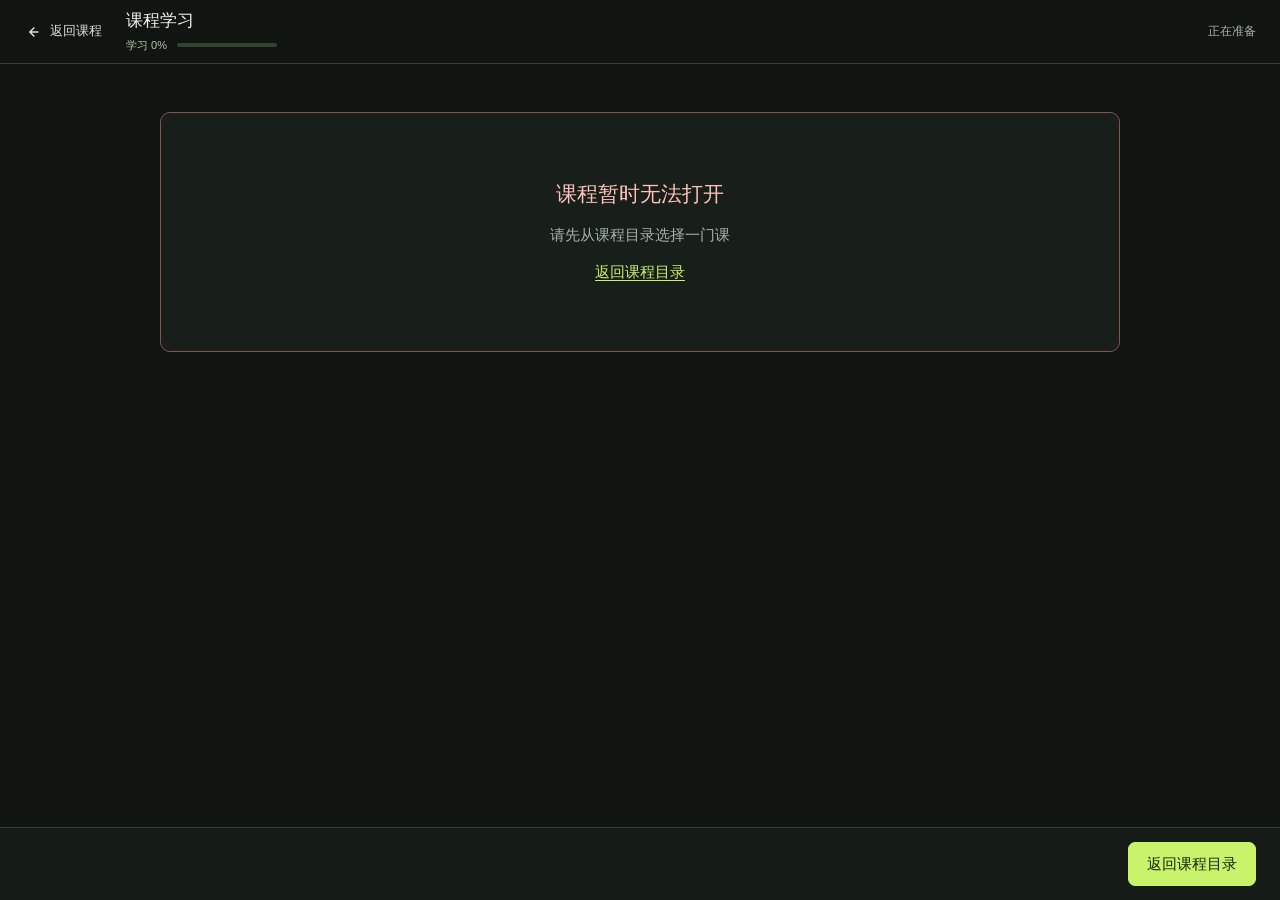
<file: learn.html>
<!doctype html>
<html lang="zh-CN">
<head>
  <meta charset="utf-8">
  <meta name="viewport" content="width=device-width, initial-scale=1, viewport-fit=cover">
  <meta name="theme-color" content="#111512">
  <title>课程学习 · 智电汽修</title>
  <link rel="stylesheet" href="/ui/learn.css?v=progress-2">
  <link rel="stylesheet" href="/ui/lesson-visuals.css?v=progress-2">
  <link rel="stylesheet" href="/ui/demo-access.css">
</head>
<body>
  <header class="lesson-header">
    <a id="backCourse" href="/#course">
      <svg viewBox="0 0 20 20" aria-hidden="true"><path d="m11.5 5-5 5 5 5M7 10h9"/></svg>
      返回课程
    </a>
    <div class="lesson-heading"><h1 id="courseTitle">课程学习</h1><div class="course-progress-summary"><span id="learningProgressLabel">学习 0%</span><progress id="learningProgress" max="100" value="0" aria-label="本课学习进度"></progress></div></div>
    <span id="courseMeta">正在准备</span>
  </header>

  <main id="lessonContent" tabindex="-1" aria-label="课程内容">
    <ol id="lessonSteps" aria-label="学习环节">
      <li aria-current="step"><span class="step-number">1</span><span>学原理</span></li>
      <li><span class="step-number">2</span><span>做练习</span></li>
      <li><span class="step-number">3</span><span>维修实训</span></li>
      <li><span class="step-number">4</span><span>学习结果</span></li>
    </ol>
    <div class="training-loading" role="status">
      <p>正在准备课程内容…</p>
    </div>
  </main>

  <footer id="lessonFooter">
    <span id="stepHint" aria-live="polite">准备好后，即可开始学习。</span>
    <button id="prevStep" type="button" disabled>上一环节</button>
    <button id="nextStep" type="button" disabled>继续学习</button>
  </footer>
  <script src="/ui/course-progress.js?v=progress-2"></script>
  <script src="/ui/demo-billing.js"></script>
  <script src="/ui/demo-access.js"></script>
  <script type="module" src="/ui/learn.js?v=progress-2"></script>
</body>
</html>
</file>
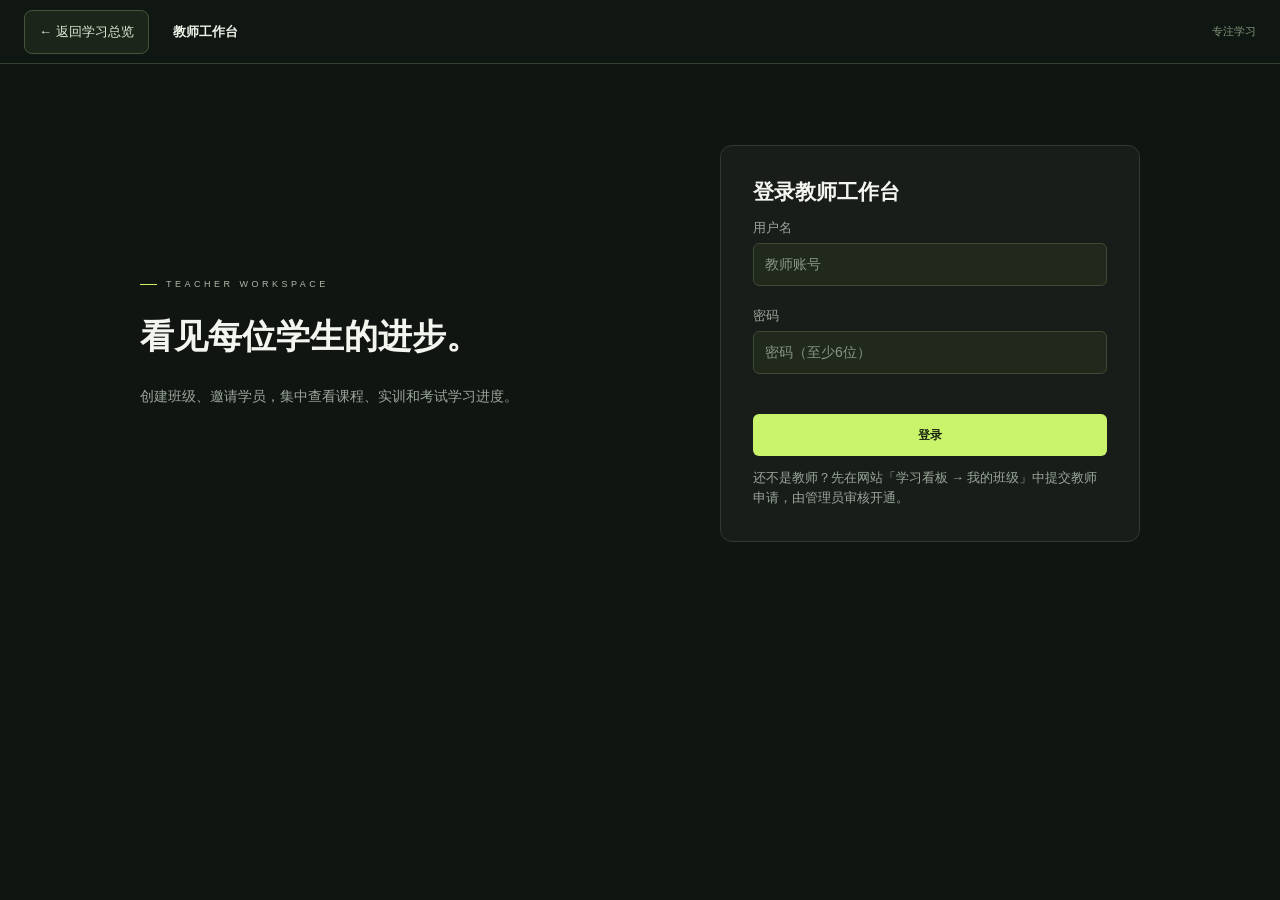
<file: teacher.html>
<!DOCTYPE html>
<html lang="zh-CN">
<head>
<meta charset="utf-8">
<meta name="viewport" content="width=device-width,initial-scale=1">
<title>教师工作台 · 智电汽修二班</title>
<style>
:root{--bg:#070d1a;--panel:rgba(13,24,44,.94);--line:#1c2b47;--blue2:#4d9bff;--txt:#cfe2fa;--muted:#7d93b8;--good:#37d67a;--bad:#ff6b6b;--btn:#0b3d91}
*{box-sizing:border-box;margin:0;padding:0}
body{background:var(--bg);color:var(--txt);font-family:"Microsoft YaHei",system-ui,sans-serif;min-height:100vh;padding:18px}
h1{font-size:20px;margin-bottom:4px}
.sub{color:var(--muted);font-size:12.5px;margin-bottom:16px}
.panel{background:var(--panel);border:1px solid var(--line);border-radius:14px;padding:16px;margin-bottom:14px}
.btn{background:var(--btn);color:#fff;border:none;border-radius:9px;padding:9px 16px;font-size:14px;cursor:pointer}
.btn.gray{background:#1a2a44;color:var(--muted)}
.btn.sm{padding:5px 12px;font-size:12.5px}
.btn:disabled{opacity:.5;cursor:not-allowed}
input,textarea{width:100%;padding:9px 11px;border:1px solid var(--line);border-radius:9px;background:#0a1526;color:var(--txt);font-size:14px;margin-bottom:8px}
input:focus,textarea:focus{outline:none;border-color:var(--blue2)}
label{font-size:12.5px;color:var(--muted);display:block;margin-bottom:4px}
.err{color:var(--bad);font-size:13px;min-height:18px;margin-bottom:6px}
.ok{color:var(--good);font-size:13px}
.muted{color:var(--muted)}
.layout{display:flex;gap:14px;align-items:flex-start}
.left{width:270px;flex-shrink:0}
.right{flex:1;min-width:0}
.classitem{padding:10px 12px;border:1px solid var(--line);border-radius:10px;margin-bottom:8px;cursor:pointer;display:flex;justify-content:space-between;align-items:center}
.classitem.on{border-color:var(--blue2);background:rgba(77,155,255,.08)}
.classitem .nm{font-size:14px}
.classitem .ct{font-size:12px;color:var(--muted)}
table{width:100%;border-collapse:collapse;font-size:13px}
th,td{padding:7px 8px;border-bottom:1px solid var(--line);text-align:left;white-space:nowrap}
th{color:var(--muted);font-weight:normal;font-size:12px}
.codebig{font-size:30px;letter-spacing:8px;color:var(--blue2);font-weight:bold;margin:6px 0}
.chip{display:inline-block;padding:3px 10px;border-radius:20px;font-size:12px;border:1px solid var(--line)}
.chip.on{color:var(--good);border-color:var(--good)}
.chip.off{color:var(--bad);border-color:var(--bad)}
.mask{position:fixed;inset:0;background:rgba(3,7,15,.8);display:flex;align-items:center;justify-content:center;z-index:50;padding:16px}
.modal{background:var(--panel);border:1px solid var(--line);border-radius:14px;padding:18px;max-width:560px;width:100%;max-height:85vh;overflow:auto}
.row{display:flex;gap:8px;flex-wrap:wrap;align-items:center}
.back{font-size:13px;color:var(--muted);text-decoration:none}
@media(max-width:820px){.layout{flex-direction:column}.left{width:100%}}
</style>
<link rel="stylesheet" href="/ui/studio.css">
</head>
<body class="studio-teacher">
<header class="document-header"><a href="/" aria-label="返回学习总览"><strong>智电汽修</strong></a><span>EV LEARNING STUDIO</span><a href="/">返回学习总览 →</a></header>

<div id="app"></div>

<script>
var TOK_KEY='et_tok',USER_KEY='et_tu';
function getLS(k,d){try{var v=localStorage.getItem(k);return v?JSON.parse(v):d}catch(e){return d}}
function setLS(k,v){try{localStorage.setItem(k,JSON.stringify(v))}catch(e){}}
function tok(){return getLS(TOK_KEY,null)}
function user(){return getLS(USER_KEY,null)}
function api(p,opts){
  opts=opts||{};
  opts.headers=opts.headers||{};
  if(tok())opts.headers['x-token']=tok();
  return fetch('/api'+p,opts).then(function(r){return r.json().then(function(j){
    if(r.status===401){localStorage.removeItem(TOK_KEY);renderLogin('登录状态已过期，请重新登录');throw new Error(j.err||'401')}
    if(!r.ok)throw new Error(j.err||('HTTP '+r.status));return j;
  })});
}
function esc(s){return String(s==null?'':s).replace(/[&<>"']/g,function(c){return{'&':'&amp;','<':'&lt;','>':'&gt;','"':'&quot;',"'":'&#39;'}[c]})}
function qs(s){return "'"+String(s==null?'':s).replace(/\\/g,'\\\\').replace(/'/g,"\\'")+"'"}
function fmtDur(sec){sec=+sec||0;if(sec<60)return sec+'秒';if(sec<3600)return Math.floor(sec/60)+'分'+Math.round(sec%60)+'秒';return (sec/3600).toFixed(1)+'小时'}
function fmtLast(t){return t?new Date(t).toLocaleString('zh-CN',{month:'2-digit',day:'2-digit',hour:'2-digit',minute:'2-digit'}):'-'}
function dl(name,obj){var a=document.createElement('a');a.href=URL.createObjectURL(new Blob([JSON.stringify(obj,null,2)],{type:'application/json'}));a.download=name;a.click()}

/* ---------- 登录 ---------- */
function renderLogin(msg){
  document.getElementById('app').innerHTML=
   '<div class="teacher-login"><div class="teacher-login-intro"><span class="eyebrow">TEACHER WORKSPACE</span><h1>看见每位学生的进步。</h1><p>创建班级、邀请学员，集中查看课程、实训和考试学习进度。</p></div>'
  +'<div class="panel"><h2>登录教师工作台</h2><label for="lU">用户名</label><input id="lU" placeholder="教师账号" maxlength="12">'
  +'<label for="lP">密码</label><input id="lP" type="password" placeholder="密码（至少6位）">'
  +'<div class="err" id="lE" role="alert">'+(msg?esc(msg):'')+'</div>'
  +'<button class="btn" style="width:100%" onclick="doLogin()">登录</button>'
  +'<div style="margin-top:12px;font-size:12.5px;color:var(--muted)">还不是教师？先在网站「学习看板 → 我的班级」中提交教师申请，由管理员审核开通。</div>'
  +'</div></div>';
  document.getElementById('lP').addEventListener('keydown',function(e){if(e.key==='Enter')doLogin()});
}
function doLogin(){
  var u=document.getElementById('lU').value.trim(),p=document.getElementById('lP').value,e=document.getElementById('lE');
  if(!u||p.length<6){e.textContent='请输入用户名和至少6位密码';return}
  fetch('/api/login',{method:'POST',headers:{'Content-Type':'application/json'},body:JSON.stringify({u:u,p:p})})
   .then(function(r){return r.json().then(function(j){if(!r.ok)throw new Error(j.err||'登录失败');return j})})
   .then(function(j){
     setLS(TOK_KEY,j.token);setLS(USER_KEY,u);
     api('/me').then(function(me){
       if(me.role!=='teacher'){renderLogin('该账号还不是教师。如需开通，请在网站内提交教师申请。');return}
       boot(me);
     });
   }).catch(function(err){e.textContent=err.message});
}

/* ---------- 教师主界面 ---------- */
var ME=null,CLASSES=[],CUR=null;
function boot(me){
  ME=me;
  document.getElementById('app').innerHTML=
   '<div class="teacher-shell"><div class="teacher-heading">'
  +'<div><h1>教师工作台</h1><div class="sub">智电汽修二班 · 当前账号：'+esc(me.u)+'</div></div>'
  +'<div class="action-group"><button class="btn gray sm" onclick="logout()">退出登录</button></div></div>'
  +'<div id="main"></div></div>';
  loadClasses();
}
function logout(){localStorage.removeItem(TOK_KEY);renderLogin()}
function loadClasses(){
  api('/class/list').then(function(j){
    CLASSES=j.classes||[];
    if(CUR&&!CLASSES.some(function(c){return c.id===CUR.id}))CUR=null;
    if(!CUR&&CLASSES.length)CUR=CLASSES[0];
    renderMain();
  }).catch(function(e){document.getElementById('main').innerHTML='<div class="panel err">加载失败：'+esc(e.message)+'</div>'});
}
function renderMain(){
  var m=document.getElementById('main');
  var h='<div class="layout"><div class="left"><div class="panel"><h3 style="font-size:15px;margin-bottom:10px">我的班级</h3>'
   +'<div id="clsList"></div>'
   +'<label for="newCls">新班级名称</label><input id="newCls" placeholder="新班级名称，如：2026秋季1班" maxlength="20" style="margin-top:6px">'
   +'<button class="btn sm" style="width:100%" onclick="createCls()">＋ 创建班级</button></div></div>'
   +'<div class="right" id="clsView"><div class="panel muted">正在加载…</div></div></div>';
  m.innerHTML=h;
  var box=document.getElementById('clsList');
  box.innerHTML=CLASSES.length?CLASSES.map(function(c){
    return '<div class="classitem'+(CUR&&CUR.id===c.id?' on':'')+'" onclick="selCls('+qs(c.id)+')"><div><div class="nm">'+esc(c.name)+'</div><div class="ct">'+c.students.length+' 名学生</div></div><span class="chip '+(c.open?'on':'off')+'">'+(c.open?'开放加入':'已关闭')+'</span></div>';
  }).join(''):'<div class="muted" style="font-size:13px">还没有班级，先在下方创建一个吧。</div>';
  if(CUR)loadRoster();else document.getElementById('clsView').innerHTML='<div class="panel muted">创建班级后，学生凭 6 位邀请码加入，即可在此查看他们的学习进度。</div>';
}
function selCls(id){CUR=CLASSES.find(function(c){return c.id===id})||null;renderMain()}
function createCls(){
  var nm=document.getElementById('newCls').value.trim();
  if(!nm){alert('请填写班级名称');return}
  api('/class/create',{method:'POST',headers:{'Content-Type':'application/json'},body:JSON.stringify({name:nm})})
   .then(function(j){CUR=j.cls;loadClasses()}).catch(function(e){alert('创建失败：'+e.message)});
}
function loadRoster(){
  var v=document.getElementById('clsView');
  v.innerHTML='<div class="panel muted">正在加载名单…</div>';
  api('/class/roster',{method:'POST',headers:{'Content-Type':'application/json'},body:JSON.stringify({classId:CUR.id})})
   .then(function(j){CUR=j.cls;renderRoster(j)})
   .catch(function(e){v.innerHTML='<div class="panel err">加载失败：'+esc(e.message)+'</div>'});
}
function renderRoster(j){
  var v=document.getElementById('clsView'),c=j.cls,st=j.students||[];
  var sumL=0,sumS=0,avgE=0;
  st.forEach(function(s){sumL+=s.lessons;sumS+=s.study;avgE+=s.examBest});
  var h='<div class="panel"><div class="roster-summary">'
   +'<div><h3 style="font-size:16px">'+esc(c.name)+'</h3><div class="muted" style="font-size:12px">创建于 '+esc(c.created||'-')+' · '+st.length+' 名学生 · 人均体系课 '+ (st.length?(sumL/st.length).toFixed(1):0) +' 节 · 人均学习 '+(st.length?fmtDur(sumS/st.length):0)+' · 人均考证 '+(st.length?Math.round(avgE/st.length):0)+' 分</div></div></div>';
  // 邀请码区
  h+='<div class="row" style="margin-bottom:12px;gap:16px"><div>'
   +'<div class="muted" style="font-size:12px">班级邀请码（学生注册/个人中心输入即可加入）</div>'
   +'<div class="codebig">'+esc(c.code)+'</div>'
   +'<div class="row"><button class="btn sm" onclick="copyCode()">复制邀请码</button>'
   +'<button class="btn gray sm" onclick="newCode()">重新生成</button>'
   +'<button class="btn gray sm" onclick="toggleOpen()">'+(c.open?'关闭加入':'开放加入')+'</button>'
   +'<span class="chip '+(c.open?'on':'off')+'">'+(c.open?'开放加入中':'已关闭加入')+'</span></div></div></div>';
  // 学生表
  h+='<div class="table-scroll"><table><tr><th>学生</th><th>体系课</th><th>学习时长</th><th>错题</th><th>考证最高</th><th>带教次数</th><th>最近同步</th><th>管理</th></tr>';
  if(!st.length)h+='<tr><td colspan="8" class="muted">暂无学生，把邀请码 '+esc(c.code)+' 发给学生吧。</td></tr>';
  h+=st.map(function(s){
    return '<tr><td>'+esc(s.name)+'</td><td>'+s.lessons+' 节</td><td>'+fmtDur(s.study)+'</td><td>'+s.wrong+'</td><td>'+s.examBest+'</td><td>'+s.trainer+'</td><td>'+fmtLast(s.last)+'</td>'
     +'<td><button class="btn gray sm" style="padding:3px 8px" onclick="kick('+qs(s.name)+')">移出</button></td></tr>';
  }).join('');
  h+='</table></div>';
  h+='<div class="row" style="margin-top:12px"><button class="btn sm" onclick="exportCls()">导出全班数据（JSON）</button></div>';
  h+='<div class="muted" style="font-size:11.5px;margin-top:8px">进度数据每 20 秒从学生设备自动同步到云端；学生未登录云端账号时数据只保存在其本机。</div>';
  h+='</div>';
  v.innerHTML=h;
  window.__clsData=j;
}
function copyCode(){
  var c=CUR.code;
  if(navigator.clipboard&&navigator.clipboard.writeText){navigator.clipboard.writeText(c).then(function(){alert('邀请码已复制：'+c)})}
  else{prompt('复制邀请码：',c)}
}
function newCode(){
  if(!confirm('重新生成后，旧邀请码将失效，确定？'))return;
  api('/class/newcode',{method:'POST',headers:{'Content-Type':'application/json'},body:JSON.stringify({classId:CUR.id})})
   .then(function(j){CUR.code=j.code;loadRoster()}).catch(function(e){alert(e.message)});
}
function toggleOpen(){
  api('/class/toggle',{method:'POST',headers:{'Content-Type':'application/json'},body:JSON.stringify({classId:CUR.id,open:!CUR.open})})
   .then(function(j){CUR.open=j.open;loadClasses()}).catch(function(e){alert(e.message)});
}
function kick(name){
  if(!confirm('确定将「'+name+'」移出本班级？其学习数据保留。'))return;
  api('/class/kick',{method:'POST',headers:{'Content-Type':'application/json'},body:JSON.stringify({classId:CUR.id,user:name})})
   .then(function(){loadRoster()}).catch(function(e){alert(e.message)});
}
function exportCls(){
  api('/class/export',{method:'POST',headers:{'Content-Type':'application/json'},body:JSON.stringify({classId:CUR.id})})
   .then(function(j){dl(CUR.name+'-班级数据-'+new Date().toISOString().slice(0,10)+'.json',j)})
   .catch(function(e){alert(e.message)});
}

/* ---------- 启动 ---------- */
if(tok()&&user()){
  api('/me').then(function(me){
    if(me.role==='teacher')boot(me);
    else renderLogin('该账号还不是教师。如需开通，请在网站内提交教师申请。');
  }).catch(function(){renderLogin()});
}else renderLogin();
</script>
<script src="/ui/studio.js"></script>
<script src="/ui/navigation.js" defer></script>
</body>
</html>
</file>
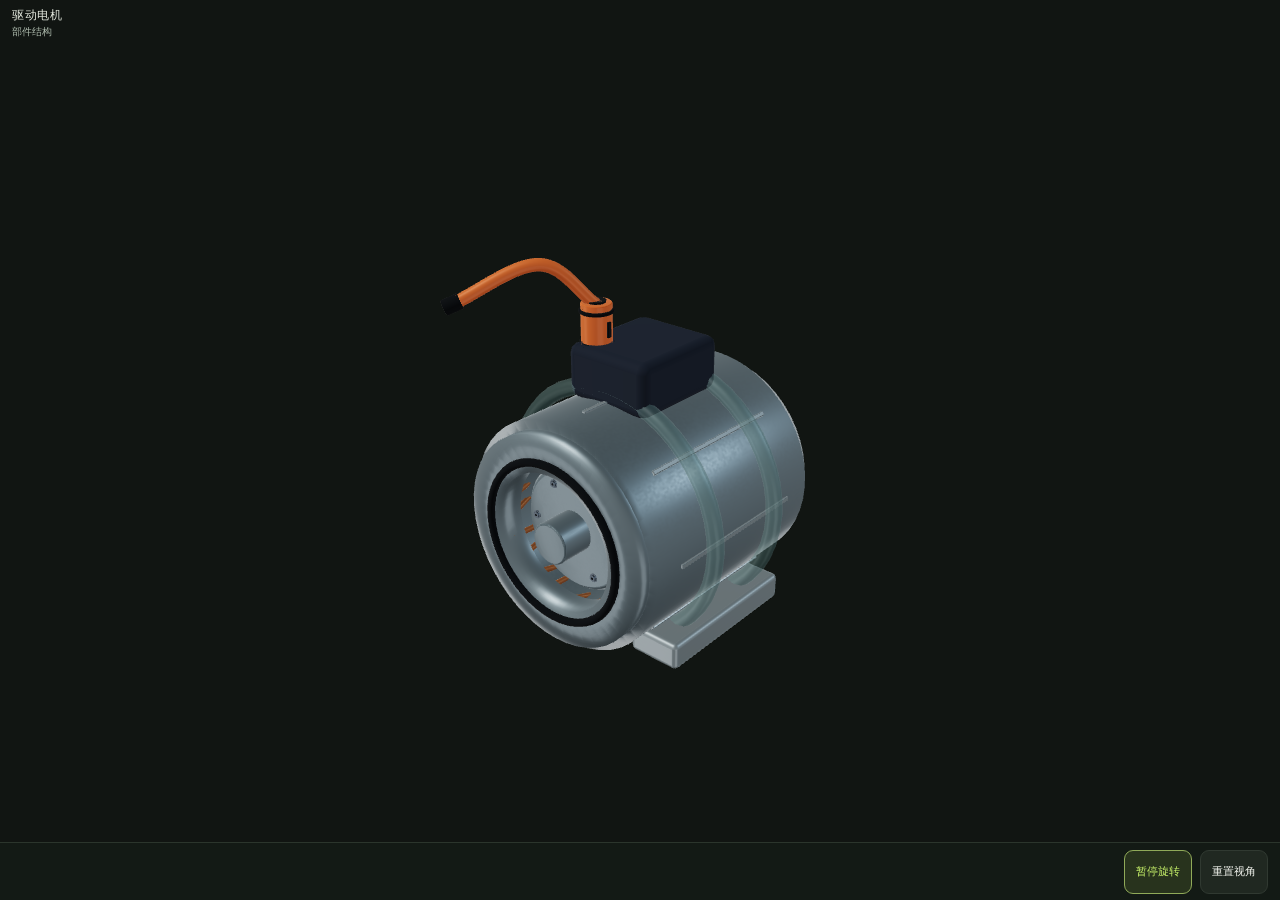
<file: models/component.html>
<!doctype html><html lang="zh-CN"><head><meta charset="utf-8"><meta name="viewport" content="width=device-width,initial-scale=1"><title>精细部件 3D 预览</title><link rel="stylesheet" href="studio-stage.css"><style>
#stage{inset:0;display:grid;grid-template-rows:auto minmax(0,1fr) 58px}
#stage canvas{grid-column:1;grid-row:2;min-width:0;min-height:0;width:100%;height:100%}
.component-controls{grid-column:1;grid-row:3;display:flex;justify-content:flex-end;align-items:center;gap:8px;padding:6px 12px;border-top:1px solid #2b352c;background:#131a15}
.component-controls button{font-size:11px;padding:5px 11px;min-height:44px}
.component-caption{grid-column:1;grid-row:1;padding:7px 12px;color:#aebbad;font-size:10px;letter-spacing:.07em;line-height:1.4;pointer-events:none}
.component-caption b{display:block;color:#e1e6dc;font-size:12px;font-weight:500}.component-caption span{display:block;font-size:10px;letter-spacing:0;line-height:1.5}
</style></head><body>
<div id="stage"><div id="modelLoading" class="loader" role="status">正在准备部件…</div><div class="component-caption"><b id="componentName"></b><span id="componentScope">部件结构</span></div><div class="component-controls"><button id="rotation">暂停旋转</button><button id="reset">重置视角</button></div></div>
<script type="importmap">{"imports":{"three":"/videos/three.module.js","three/addons/":"/vendor/three/addons/"}}</script><script type="module" src="component.js"></script></body></html>
</file>
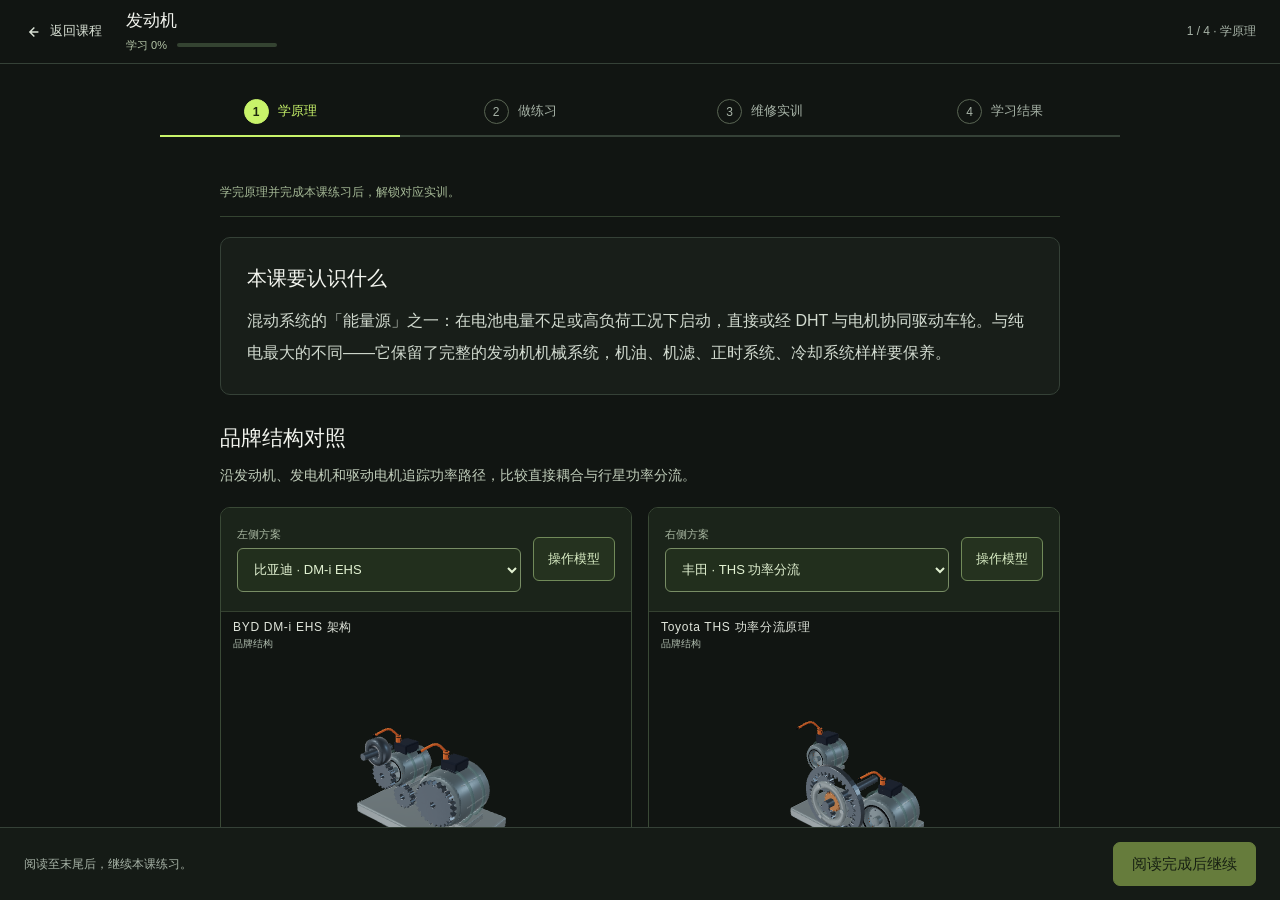
<file: models/part.html>
<!DOCTYPE html>
<html lang="zh-CN">
<head>
<meta charset="UTF-8">
<meta name="viewport" content="width=device-width, initial-scale=1.0,viewport-fit=cover">
<title>部件详解 | 智电汽修二班</title>
<style>
  *{margin:0;padding:0;box-sizing:border-box}
  body{min-height:100vh;background:radial-gradient(1200px 600px at 70% -10%,#12233f 0%,#070d1a 60%);font-family:-apple-system,BlinkMacSystemFont,"PingFang SC","Microsoft YaHei",sans-serif;color:#e8f1ff}
  .wrap{max-width:860px;margin:0 auto;padding:22px 18px 60px;display:flex;flex-direction:column;gap:0}
  .topbar{display:flex;align-items:center;gap:12px;margin-bottom:14px;flex-wrap:wrap}
  .back{font-size:13px;color:#9fc2ef;text-decoration:none;border:1px solid #274264;border-radius:10px;padding:8px 14px;background:#16263f;transition:.15s;cursor:pointer}
  .back:hover{background:#1d3355}
  .dot{width:16px;height:16px;border-radius:50%;flex:0 0 auto}
  h1{font-size:24px;font-weight:800;color:#eaf3ff}
  .mtag{margin-left:auto;font-size:11px;color:#9fc2ef;border:1px solid #2b4a7f;border-radius:20px;padding:2px 10px;background:rgba(18,40,80,.5)}
  .tagline{font-size:15px;color:#7fa8d9;margin-bottom:22px;line-height:1.7}
  .scenebox{position:relative;border-radius:14px;overflow:hidden;background:linear-gradient(180deg,#0b1730,#070d1a);border:1px solid #1e3450;margin-bottom:30px}
  .scenebox .stage{width:100%;height:340px}
  .chip{position:absolute;font-size:11px;color:#bcd7ff;background:rgba(7,13,26,.85);border:1px solid #2b4a7f;border-radius:9px;padding:2px 9px}
  .chip.tl{top:10px;left:10px}
  .chip.br{bottom:10px;right:10px;color:#7fa8d9}
  section{margin-bottom:30px}
  h2{font-size:17px;font-weight:800;color:#eaf3ff;margin-bottom:12px}
  p.role{font-size:14.5px;line-height:2;color:#c4d8f2}
  ul.struct{list-style:none}
  ul.struct li{display:flex;gap:10px;font-size:14px;line-height:2;color:#c4d8f2}
  ul.struct li::before{content:"▸";flex:0 0 auto;font-weight:800}
  .fault{background:#101d33;border:1px solid #1e3450;border-radius:12px;padding:14px 16px;margin-bottom:12px}
  .fault h4{font-size:14px;color:#ffd28a;margin-bottom:6px}
  .fault p{font-size:13.5px;line-height:1.9;color:#a9c4e4}
  .fault p b{color:#7fa8d9;font-weight:600}
  .safety{background:rgba(180,60,50,.12);border:1px solid rgba(220,90,70,.35);border-radius:12px;padding:14px 16px;font-size:14px;line-height:2;color:#f0c0b4}
  .course{background:#101d33;border-radius:14px;overflow:hidden;border:1px solid rgba(61,127,224,.25)}
  .course .chead{display:flex;align-items:center;justify-content:space-between;gap:8px;padding:10px 14px;background:rgba(61,127,224,.08);border-bottom:1px solid rgba(61,127,224,.13)}
  .course .chead .t{font-size:14px;font-weight:700;color:#eaf3ff}
  .course .chead .m{font-size:11.5px;color:#7fa8d9}
  .course .cbody{padding:14px 16px;font-size:13.5px;line-height:2;color:#c4d8f2}
  .course .cbody p{margin-bottom:8px}
  .course .cbody b{color:#eaf4ff}
  .diff{margin-top:12px;font-size:12.5px;color:#ffd166;line-height:1.8;border-top:1px dashed #2b4a7f;padding-top:10px}
  .quiz{margin-top:14px;border-top:1px dashed #2b4a7f;padding-top:14px}
  .quiz h3{font-size:14px;color:#7db4ff;margin-bottom:4px}
  .q{font-size:13.5px;line-height:1.8;color:#eaf3ff;margin:14px 0 8px;font-weight:600}
  .opt{display:block;width:100%;text-align:left;font-size:13px;padding:8px 13px;margin:6px 0;border-radius:10px;border:1px solid #2b4a7f;background:rgba(18,40,80,.4);color:#c4d6f2;cursor:pointer;transition:.15s;font-family:inherit}
  .opt:hover{border-color:#3d7fe0;transform:translateX(3px)}
  .opt.right{background:rgba(20,80,50,.5);border-color:#2ea36a;color:#b9f4d4}
  .opt.wrong{background:rgba(80,26,20,.5);border-color:#d93a2e;color:#ffd3c9}
  .exp{display:none;font-size:12.5px;color:#9fc2ef;line-height:1.8;margin:4px 0 10px;padding:8px 12px;background:rgba(18,40,80,.35);border-radius:8px}
  .exp.show{display:block}
  .games{display:grid;grid-template-columns:repeat(auto-fit,minmax(280px,1fr));gap:14px}
  .game{display:block;text-decoration:none;background:linear-gradient(150deg,rgba(18,40,80,.9),rgba(10,20,40,.95));border:1px solid #2b4a7f;border-radius:14px;padding:18px 20px;transition:.18s;position:relative;overflow:hidden}
  .game:hover{transform:translateY(-4px);border-color:#3d7fe0;box-shadow:0 10px 26px rgba(18,102,241,.35)}
  .game .bar{height:4px;border-radius:2px;margin-bottom:12px}
  .game h4{font-size:16px;color:#fff;margin-bottom:8px}
  .game p{font-size:12.5px;color:#9fc2ef;line-height:1.8}
  .game .play{display:inline-block;margin-top:12px;font-size:13px;font-weight:700;color:#fff;background:linear-gradient(135deg,#1266f1,#0b3d91);padding:8px 20px;border-radius:20px}
  .glabel{font-size:14px;color:#7db4ff;font-weight:700}
  .cta{margin-top:8px;border-radius:12px;padding:18px 20px;display:flex;flex-wrap:wrap;align-items:center;justify-content:space-between;gap:12px;background:#101d33;border:1px solid #22406a}
  .cta p{font-size:13px;color:#9fc2ef;line-height:1.8}
  .cta a{padding:10px 22px;border-radius:10px;font-size:14px;font-weight:700;color:#081120;text-decoration:none}
</style>
<link rel="stylesheet" href="/ui/studio.css">

<style>
.studio-document .wrap{padding:32px 24px 64px;max-width:1080px}
.studio-document .topbar{gap:16px;align-items:center;margin-bottom:16px}
.studio-document h1{font-size:28px;line-height:1.4;min-width:0;overflow-wrap:anywhere}
.studio-document .topbar h1{flex:1}
.studio-document .mtag{margin-left:0;flex:none}
.studio-document .tagline{margin:0 0 24px;line-height:1.9}
.studio-document :is(.back,.go,.cta a,.opt,.game .play){display:inline-flex;align-items:center;justify-content:center;min-height:44px;padding:10px 16px;line-height:1.5}
.studio-document .opt{display:block;text-align:left;margin:8px 0;background:var(--surface);color:var(--text);border-color:var(--line)}
.studio-document .opt:hover{transform:none;background:#2b3828}
.studio-document .opt.right{color:#ccebc1;background:#283c26}
.studio-document .opt.wrong{color:#ffd3ca;background:#442b26}
.studio-document .exp{margin:8px 0 16px;padding:16px;background:#222d20;color:var(--muted)}
.studio-document :is(section,.scenebox){margin-bottom:32px}
.studio-document :is(.fault,.safety,.course .cbody,.howto,.part,.game,.cta){padding:24px}
.studio-document .course .chead{padding:16px 24px;gap:16px;align-items:flex-start;flex-wrap:wrap}
.studio-document :is(.grid,.games){gap:24px;grid-template-columns:repeat(auto-fit,minmax(min(100%,280px),1fr))}
.studio-document .meta{gap:12px;margin-top:24px}
.studio-document .meta .go{margin-left:0;width:100%;margin-top:4px}
.studio-document .cta{gap:24px;margin-top:0}
.studio-document :focus-visible{outline:2px solid var(--lime);outline-offset:4px}
.studio-document .media-note{font-size:12px;line-height:1.8;color:var(--muted);margin:-16px 0 32px}
@media(max-width:600px){
 .studio-document .wrap{padding:24px 16px 48px}
 .studio-document .topbar{gap:12px;align-items:flex-start}
 .studio-document h1{font-size:24px}
 .studio-document .mtag{width:100%;border:0;padding:0;background:none}
 .studio-document :is(.fault,.safety,.course .cbody,.howto,.part,.game,.cta){padding:16px}
 .studio-document .course .chead{padding:16px}
 .studio-document :is(.grid,.games){gap:16px}
 .studio-document .scenebox .stage{height:300px}
 .studio-document .phead{align-items:flex-start;flex-wrap:wrap;gap:12px}
 .studio-document .phead h3{min-width:0;flex:1}
 .studio-document .done{margin-left:26px}
 .studio-document .cta a{width:100%}
}
</style>
<script src="/ui/navigation.js" defer></script>
</head>
<body class="studio-document">
<!-- Shared navigation is mounted by /ui/navigation.js. -->
<div class="wrap">
  <div class="topbar">
    <span class="dot" id="pDot"></span>
    <h1 id="pName"></h1>
    <span class="mtag" id="mTag"></span>
  </div>
  <p class="tagline" id="pTag"></p>

  <div class="scenebox">
    <div class="stage" id="stage"></div>
    <span class="chip tl" id="sceneChip">3D 结构 · 可旋转查看</span>
    <span class="chip br">拖拽旋转 · 滚轮缩放</span>
  </div>

  <section><h2> 作用</h2><p class="role" id="dRole"></p></section>
  <section><h2> 结构与原理</h2><ul class="struct" id="dStruct"></ul></section>
  <section><h2> 常见故障与排查</h2><div id="dFaults"></div></section>
  <section><h2> 安全提示</h2><div class="safety" id="dSafety"></div></section>
  <section><h2> 配套课程学习（带教师傅 · 体系课）</h2><div id="dCourse"></div></section>
  <section><h2> 考证要点</h2><p class="role" id="dExam"></p></section>
  <section>
    <h2 class="glabel"> 配套实训游戏（每个部件两个，与网站同款）</h2>
    <div class="games" id="games"></div>
  </section>
  <div class="cta">
    <p id="ctaText"></p>
    <a id="ctaBtn" href="./quiz.html">继续练习 →</a>
  </div>
</div>

<script src="../lessons.js"></script>
<script src="courses.js"></script>
<script src="pdetail.js"></script>
<script id="cfgLoader"></script>
<script>
// 先按车型加载 cfg，再启动 3D 模块
(function(){
  const q=new URLSearchParams(location.search);
  const m=q.get('m')||'phev';
  const s=document.createElement('script');
  s.src='cfg-'+m+'.js';
  s.onload=()=>{ window.__MODEL_READY=true; };
  document.head.appendChild(s);
})();
</script>
<script type="importmap">
{"imports":{"three":"/videos/three.module.js","three/addons/":"/vendor/three/addons/"}}
</script>
<script type="module">
import * as THREE from 'three';
import { OrbitControls } from 'three/addons/controls/OrbitControls.js';
import { BUILDERS } from './detail.js';
import { studioEnvironment } from './model-quality.js';
import { batchStaticAssembly } from './static-assembly.js';

const ACCENT={phev:'#3d7fe0',erev:'#0ea5e9',fcev:'#10b981'};
const MNAME={phev:'插电混动 PHEV',erev:'增程式 EREV',fcev:'氢燃料 FCEV'};
const q=new URLSearchParams(location.search);
const m=q.get('m')||'phev', pi=parseInt(q.get('p')||'0',10);
const accent=ACCENT[m]||'#3d7fe0';

// 等 cfg 加载完成
await new Promise(r=>{ const t=()=>window.MODEL_CFG?r():setTimeout(t,30); t(); });
const CFG=window.MODEL_CFG, part=CFG.parts[pi]||{};
const D=(window.PART_DETAIL[m]||[])[pi]||{};

/* ---------- 文本区 ---------- */
document.getElementById('pName').textContent=part.name||'部件';
document.getElementById('pTag').textContent=D.tagline||part.desc||'';
document.getElementById('mTag').textContent=MNAME[m]||'';
document.getElementById('pDot').style.background=accent;
document.getElementById('pDot').style.boxShadow='0 0 12px '+accent;
document.getElementById('dRole').textContent=D.role||part.desc||'';
const ul=document.getElementById('dStruct');
(D.structure||[]).forEach(s=>{ const li=document.createElement('li'); li.textContent=s; ul.appendChild(li); });
// 给 ▸ 着色
const styleFix=document.createElement('style');
styleFix.textContent='ul.struct li::before{color:'+accent+'}';
document.head.appendChild(styleFix);
const fb=document.getElementById('dFaults');
(D.faults||[]).forEach(f=>{
  const d=document.createElement('div'); d.className='fault';
  d.innerHTML='<h4>'+f.name+'</h4><p><b>原因：</b>'+f.cause+'</p><p><b>排查：</b>'+f.fix+'</p>';
  fb.appendChild(d);
});
document.getElementById('dSafety').textContent=D.safety||'';
document.getElementById('dExam').textContent=D.exam||'';
document.getElementById('ctaText').textContent='完成当前部件后，可在本车型练习目录中继续学习其他部件。';
const cta=document.getElementById('ctaBtn');cta.href='./quiz.html?m='+encodeURIComponent(m);cta.style.background='var(--lime)';

for(const id of ['dStruct','dFaults','dSafety','dExam']){const el=document.getElementById(id);if(!el.textContent.trim())el.closest('section').hidden=true;}

/* ---------- 配套课程（与网站体系课同源） ---------- */
(function(){
  const course=((window.MODEL_COURSES||{})[m]||[])[pi];
  const box=document.getElementById('dCourse');
  if(part.visualOnly||!course){box.closest('section').hidden=true;return;}
  let title,body,quiz=null;
  if(course.lesson){
    const L=(window.DATA.lessons||[]).find(x=>x.id===course.lesson);
    if(L){title=L.title;body=L.body;quiz=L.quiz}
  }
  if(course.custom){title=course.custom.title;body=course.custom.body}
  if(course.custom&&course.custom.quiz)quiz=course.custom.quiz;
  const card=document.createElement('div');card.className='course';
  let mins='';
  if(course.lesson){const L=(window.DATA.lessons||[]).find(x=>x.id===course.lesson);if(L&&L.mins)mins='约'+L.mins+'分钟'}
  else mins='专属部件课';
  card.innerHTML='<div class="chead"><span class="t"> '+(title||'部件课')+'</span><span class="m">'+mins+'</span></div><div class="cbody">'+(body||'<p>课程内容建设中。</p>')+(part.diff?'<div class="diff">能源类型差异：'+part.diff+'</div>':'')+'</div>';
  box.appendChild(card);
  if(quiz&&quiz.length){
    const qz=document.createElement('div');qz.className='quiz';
    qz.innerHTML='<h3> 随堂考核 <span id="vpartPass" style="font-size:12px;color:var(--ok);font-weight:400"></span></h3>';
    const VKEY='et_vpart:'+m+':'+pi;
    quiz.forEach((Q,qi)=>{
      const div=document.createElement('div');
      div.innerHTML='<div class="q">'+(qi+1)+'. '+Q.q+'</div>';
      Q.opts.forEach((o,oi)=>{
        const b=document.createElement('button');b.className='opt';b.textContent=o;
        b.onclick=()=>{
          if(b.dataset.done)return;
          div.querySelectorAll('.opt').forEach(x=>x.dataset.done=1);
          div.dataset.done='1';div.dataset.ok=(oi===Q.ans)?'1':'0';
          if(oi===Q.ans)b.classList.add('right');
          else{b.classList.add('wrong');div.querySelectorAll('.opt')[Q.ans].classList.add('right')}
          const e=document.createElement('div');e.className='exp show';e.textContent='解析：'+Q.exp;div.appendChild(e);
          // 全部作答且全对 → 记录该部件课通过（学习看板统计用）
          const allDiv=[...qz.querySelectorAll('.q')].map(x=>x.parentElement);
          if(allDiv.every(x=>x.dataset.done==='1')){
            const okc=allDiv.filter(x=>x.dataset.ok==='1').length;
            const tag=qz.querySelector('#vpartPass')||qz.querySelector('h3 span');
            if(okc===allDiv.length){
              try{localStorage.setItem(VKEY,'1')}catch(_){}
              if(tag)tag.textContent=' ·  本部件课已通过（看板已记录）';
            }else if(tag){tag.textContent=' · 答对 '+okc+'/'+allDiv.length+'，全对即记通过';}
          }
        };
        div.appendChild(b);
      });
      qz.appendChild(div);
    });
    // 已通过标记（进入页面时显示）
    (function(){const tag=qz.querySelector('h3 span');if(tag&&localStorage.getItem(VKEY)==='1')tag.textContent=' ·  本部件课已通过（看板已记录）';})();
    card.querySelector('.cbody').appendChild(qz);
  }
})();

/* ---------- 配套游戏 ---------- */
const GN={motor:'驱动电机',battery:'动力电池包',bms:'电池管理系统',reducer:'减速器',inverter:'电机控制器',obc:'车载充电机',dcdc:'DC-DC',pdu:'高压配电盒',vcu:'整车控制器',compressor:'电动压缩机',thermal:'热管理系统',chargeport:'充电口',cabin:'座舱电气',wheel:'车轮制动',body:'车身壳体',hvil:'高压互锁',imd:'绝缘监测',module:'电池模组',elock:'充电电子锁',canbus:'CAN总线',msd:'维修开关',relay:'主继电器',ptc:'PTC加热器',brake:'制动回收',gearoil:'减速器油',lvbat:'12V蓄电池',pump:'电子水泵',wiper:'雨刮电机',fastgun:'快充握手',resolver:'旋变传感器',engine_oil:'发动机 · 机油保养',engine_ign:'发动机 · 点火失火',dht_oil:'DHT · 油液更换',dht_clutch:'DHT · 离合器打滑',tank_leak:'油箱 · 渗油检修',tank_pump:'油箱 · 燃油泵更换',exhaust_rust:'排气 · 锈蚀补焊',exhaust_hanger:'排气 · 吊耳消音器',rex_maint:'增程器 · 例行保养',rex_gen:'增程器 · 发电机检修',stack_leak:'燃料电池堆 · 氢泄漏',stack_maint:'电堆 · 单片电压巡检',h2line_leak:'供氢管路 · 检漏',h2pump:'氢循环泵 · 检修',airmotor:'空压机 · 供气检修',humid:'加湿器 · 排水除垢',h2tank_check:'储氢罐 · 定期安检',h2valve:'储氢罐 · 瓶阀更换',h2fill_cap:'加氢口 · 密封检修',h2vent:'氢系统 · 安全泄压'};
const GT={motor:'#f97316',battery:'#3b82f6',bms:'#06b6d4',reducer:'#a855f7',inverter:'#ef4444',obc:'#eab308',dcdc:'#22c55e',pdu:'#f472b6',vcu:'#14b8a6',compressor:'#fb923c',thermal:'#38bdf8',chargeport:'#c084fc',engine_oil:'#f97316',engine_ign:'#ef4444',dht_oil:'#8b5cf6',dht_clutch:'#a855f7',tank_leak:'#eab308',tank_pump:'#ca8a04',exhaust_rust:'#78716c',exhaust_hanger:'#57534e',rex_maint:'#0ea5e9',rex_gen:'#0284c7',stack_leak:'#10b981',stack_maint:'#34d399',h2line_leak:'#14b8a6',h2pump:'#0d9488',airmotor:'#22d3ee',humid:'#67e8f9',h2tank_check:'#e2e8f0',h2valve:'#cbd5e1',h2fill_cap:'#38bdf8',h2vent:'#7dd3fc',module:'#3b82f6',relay:'#f472b6',msd:'#f43f5e',lvbat:'#84cc16',canbus:'#14b8a6',resolver:'#fb923c',fastgun:'#c084fc',elock:'#a78bfa',ptc:'#f97316',thermal:'#38bdf8'};
const GDESC={engine_oil:'放油→清洁→加注→力矩复紧，走完标准发动机保养工艺。',engine_ign:'从失火故障码到点火线圈、火花塞更换的完整诊断链。',dht_oil:'油底壳拆装、滤网清洁、专用油加注，DHT 保养全流程。',dht_clutch:'拆解离合器端盖，定位液压压力异常，更换烧蚀组件。',tank_leak:'EVAP 诊断、护板拆检、密封修复，油箱渗漏标准处置。',tank_pump:'从油压过低到燃油泵总成更换的供油系统检修。',exhaust_rust:'打磨除锈、更换卡箍、喷涂耐温层，排气修复工艺。',exhaust_hanger:'拆旧换新排气悬挂件，恢复排气系统固定。',rex_maint:'增程器机油更换、皮带检查、发电机绝缘测试一体化保养。',rex_gen:'发电机绕组烧焦故障：拆解、测量、更换、复测全链路。',stack_leak:'氢检仪扫检定位，更换电堆入口密封组件。',stack_maint:'逐片电压巡检定位异常单池，端子压接修复工艺。',h2line_leak:'分段保压定位，卡套接头更换与密封面处理。',h2pump:'循环泵拆解检修，抽真空置换后换新泵。',airmotor:'空滤更换、进气清洁、润滑加注，恢复供气压力。',humid:'排水阀拆洗除垢、腔体抽真空干燥、去离子水加注。',h2tank_check:'70MPa 储氢罐年度安检：检漏、外观测量、瓶阀密封更换。',h2valve:'瓶阀（TPRD）寿命到期整体更换，含抽真空与气密试验。',h2fill_cap:'加氢口密封件更换，模拟加注验证密封。',h2vent:'关阀—泄压—抽残—验证，氢系统标准泄压流程演练。'};
(function(){
  const course=((window.MODEL_COURSES||{})[m]||[])[pi];
  const g=document.getElementById('games');
  if(part.visualOnly||!course||!course.games?.length){g.closest('section').hidden=true;return;}
  (course.games||[]).forEach(gid=>{
    const a=document.createElement('a');a.className='game';
    a.href='../videos/repair-game.html?level='+gid;
    a.innerHTML='<div class="bar" style="background:'+(GT[gid]||'#1266f1')+'"></div><h4> '+GN[gid]+'</h4><p>'+(GDESC[gid]||'高压安全规范下的标准维修工艺实训。')+'</p><span class="play">开始实训 →</span>';
    g.appendChild(a);
  });
})();

/* ---------- 单部件 3D 迷你场景 ---------- */
(function(){
  const stage=document.getElementById('stage');
  const renderer=new THREE.WebGLRenderer({antialias:true,alpha:true});
  renderer.setPixelRatio(Math.min(window.devicePixelRatio,2));
  renderer.setSize(stage.clientWidth,stage.clientHeight);
  renderer.shadowMap.enabled=true;renderer.shadowMap.type=THREE.PCFSoftShadowMap;
  stage.appendChild(renderer.domElement);
  const scene=new THREE.Scene();
  scene.environment=studioEnvironment(renderer);
  const camera=new THREE.PerspectiveCamera(40,stage.clientWidth/stage.clientHeight,.01,100);
  const controls=new OrbitControls(camera,renderer.domElement);
  controls.enableDamping=true;controls.dampingFactor=.08;controls.autoRotate=!matchMedia('(prefers-reduced-motion: reduce)').matches;controls.autoRotateSpeed=1.4;
  let lastTouch=performance.now();
  controls.addEventListener('start',()=>{controls.autoRotate=false;lastTouch=performance.now()});
  controls.addEventListener('end',()=>{lastTouch=performance.now()});
  scene.add(new THREE.AmbientLight(0x8899bb,.7));
  const key=new THREE.DirectionalLight(0xffffff,2.0);key.position.set(3,5,3);key.castShadow=true;key.shadow.mapSize.set(1024,1024);scene.add(key);
  const rim=new THREE.PointLight(new THREE.Color(accent),20,20);rim.position.set(-4,2,-3);scene.add(rim);
  // 构建单部件（与整车同一套 BUILDERS / boxes / cyl 配置）
  const p=part, g=new THREE.Group();
  if(p.b&&BUILDERS[p.b]){
    g.add(BUILDERS[p.b](p.opt||{}));
  }else{
    (p.boxes||[]).forEach(b=>{
      const mesh=new THREE.Mesh(new THREE.BoxGeometry(b.s[0],b.s[1],b.s[2]),new THREE.MeshStandardMaterial({color:b.c||p.color||0x4a7dbf,roughness:.45,metalness:.4}));
      mesh.position.set(b.p[0],b.p[1],b.p[2]);
      if(b.r)mesh.rotation.set(b.r[0]||0,b.r[1]||0,b.r[2]||0);
      mesh.castShadow=true;g.add(mesh);
    });
    (p.cyl||[]).forEach(c=>{
      const mesh=new THREE.Mesh(new THREE.CylinderGeometry(c.r,c.r,c.h,22),new THREE.MeshStandardMaterial({color:c.c||p.color||0x4a7dbf,roughness:.45,metalness:.4}));
      if(c.axis==='x')mesh.rotation.z=Math.PI/2;else if(c.axis==='z')mesh.rotation.x=Math.PI/2;
      mesh.position.set(c.p[0],c.p[1],c.p[2]);mesh.castShadow=true;g.add(mesh);
    });
  }
  // 居中到底面
  batchStaticAssembly(g);
  const bb=new THREE.Box3().setFromObject(g);
  const size=bb.getSize(new THREE.Vector3()), center=bb.getCenter(new THREE.Vector3());
  g.position.sub(center);g.position.y+=size.y/2;
  scene.add(g);
  // 展台
  const ground=new THREE.Mesh(new THREE.CircleGeometry(Math.max(size.x,size.z,size.y)*1.1,48),new THREE.MeshBasicMaterial({color:0x151b16,toneMapped:false}));
  ground.rotation.x=-Math.PI/2;ground.position.y=-.02;scene.add(ground);
  const R=Math.max(size.x,size.y,size.z,.2);
  camera.position.set(R*1.8,R*1.1+size.y/2,R*1.8);controls.target.set(0,size.y/2,0);
  controls.minDistance=R*.6;controls.maxDistance=R*6;controls.update();
  window.addEventListener('resize',()=>{
    camera.aspect=stage.clientWidth/stage.clientHeight;camera.updateProjectionMatrix();
    renderer.setSize(stage.clientWidth,stage.clientHeight);
  });
  (function loop(){
    requestAnimationFrame(loop);
    if(!controls.autoRotate&&performance.now()-lastTouch>4000&&!matchMedia('(prefers-reduced-motion: reduce)').matches)controls.autoRotate=true;
    controls.update();renderer.render(scene,camera);
  })();
})();

document.title=(part.name||'部件详解')+' · '+MNAME[m]+' | 智电汽修二班';
</script>
<script src="/ui/studio.js"></script>
</body>
</html>
</file>
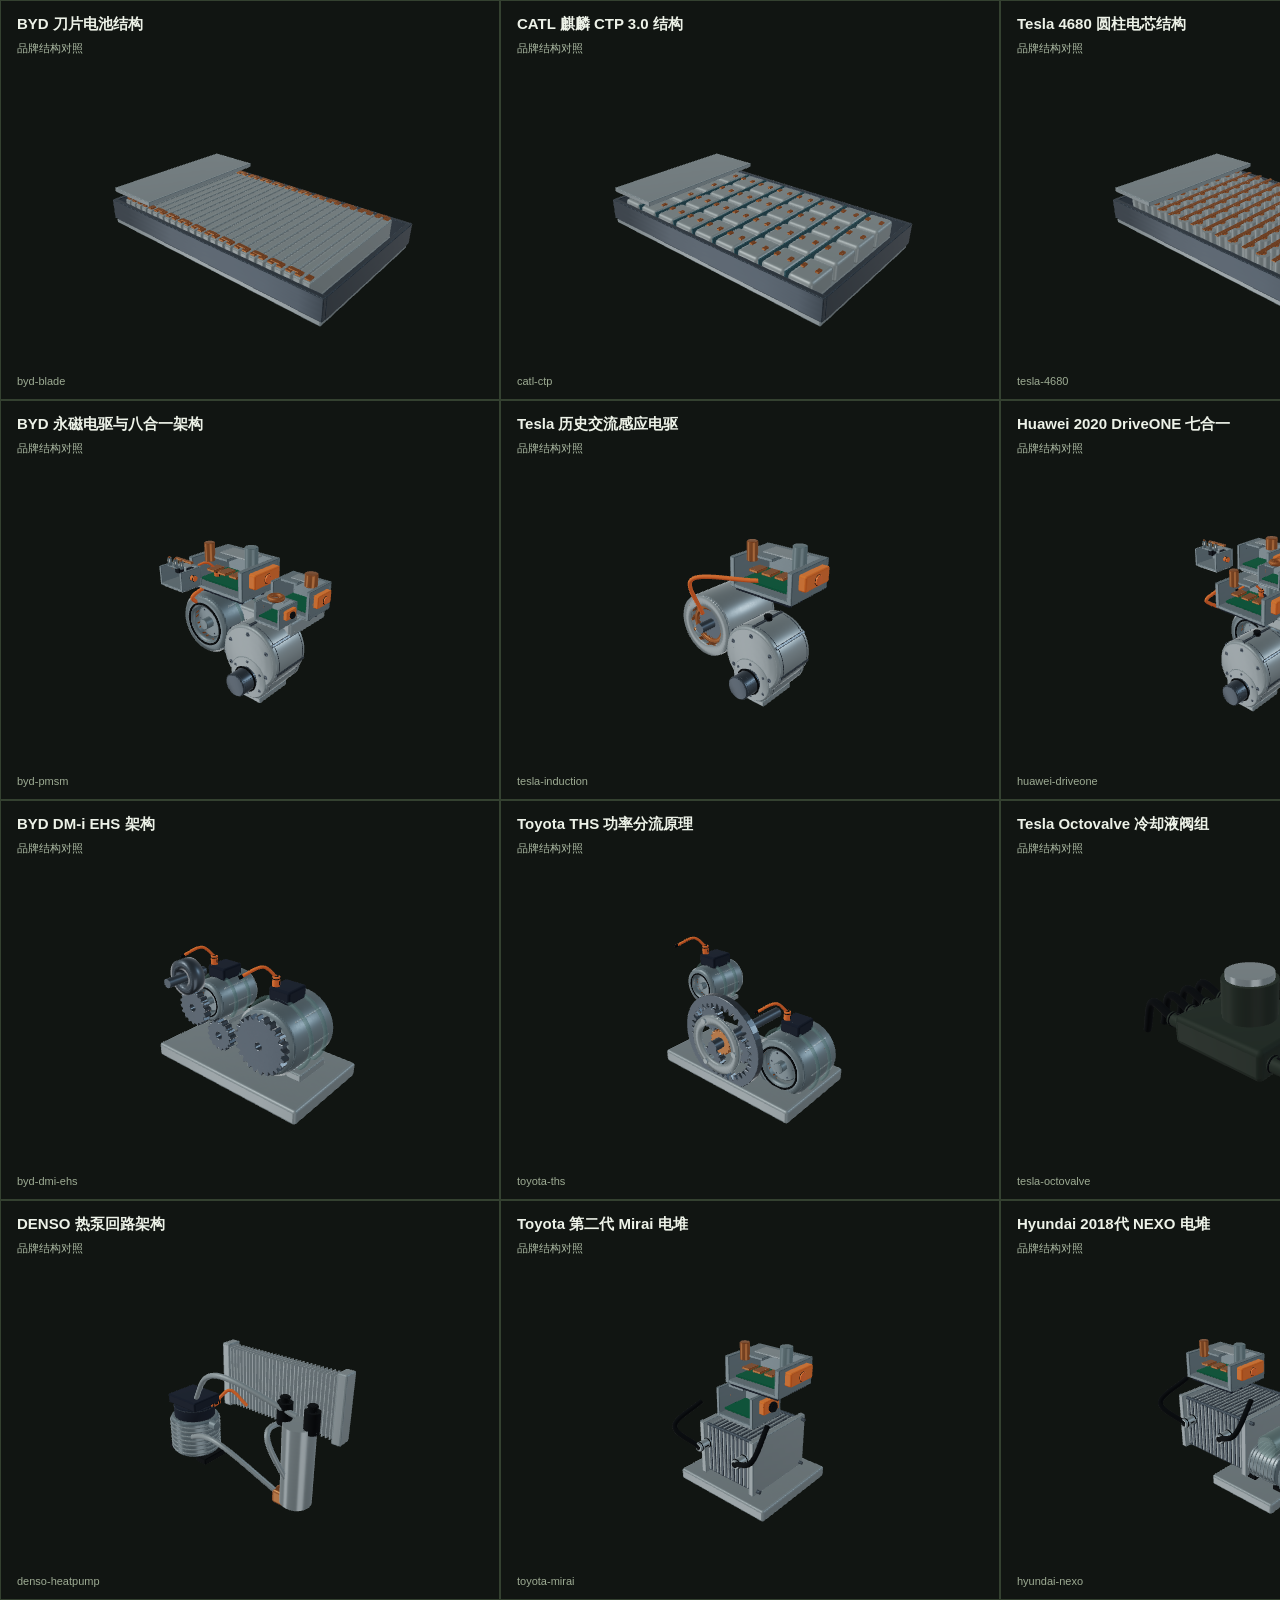
<file: models/variants-atlas.html>
<!doctype html><html lang="zh-CN"><head><meta charset="utf-8"><meta name="viewport" content="width=device-width,initial-scale=1"><title>品牌结构模型只读图集</title><style>
*{box-sizing:border-box}body{margin:0;background:#111512;color:#edf2e8;font:14px/1.5 -apple-system,BlinkMacSystemFont,"PingFang SC",sans-serif}#atlas{position:relative;width:1500px;height:1600px}canvas{display:block;width:1500px;height:1600px}.cell{position:absolute;width:500px;height:400px;border:1px solid #344130;pointer-events:none}.cell h2{margin:12px 16px 4px;font-size:15px;font-weight:600}.cell p{margin:0 16px;color:#aebca5;font-size:11px}.cell small{position:absolute;left:16px;bottom:10px;color:#9dab93;font-size:11px}.error{padding:40px}
</style></head><body><div id="atlas"></div><script type="importmap">{"imports":{"three":"/videos/three.module.js","three/addons/":"/vendor/three/addons/"}}</script><script type="module">
import * as THREE from 'three';
import {COMPONENT_VARIANTS,createComponentVariant} from './component-variants.js';
import {batchStaticAssembly} from './static-assembly.js';
import {studioEnvironment,disposeAssembly} from './model-quality.js';
const root=document.getElementById('atlas'),models=[],stats=[];
try{
  const renderer=new THREE.WebGLRenderer({antialias:true,preserveDrawingBuffer:true});
  renderer.setPixelRatio(1);renderer.setSize(1500,1600);renderer.toneMapping=THREE.ACESFilmicToneMapping;renderer.toneMappingExposure=.86;renderer.setScissorTest(true);root.append(renderer.domElement);
  const environment=studioEnvironment(renderer),direction=new THREE.Vector3(1,.75,1.15).normalize(),right=new THREE.Vector3(direction.z,0,-direction.x).normalize(),up=new THREE.Vector3().crossVectors(direction,right);
  renderer.setScissorTest(false);renderer.setClearColor('#111512');renderer.clear();renderer.setScissorTest(true);
  let index=0;
  for(const[id,spec]of Object.entries(COMPONENT_VARIANTS)){
    const column=index%3,row=Math.floor(index/3),cell=document.createElement('section');cell.className='cell';cell.style.left=column*500+'px';cell.style.top=row*400+'px';
    const h=document.createElement('h2');h.textContent=spec.name;const note=document.createElement('p');note.textContent='品牌结构对照';const small=document.createElement('small');small.textContent=id;cell.append(h,note,small);root.append(cell);
    const scene=new THREE.Scene();scene.background=new THREE.Color('#111512');scene.environment=environment;
    scene.add(new THREE.HemisphereLight(0xe6eedb,0x151c17,.42));
    const key=new THREE.DirectionalLight(0xf0f2ed,1.8);key.position.set(-3,5,4);scene.add(key);const fill=new THREE.DirectionalLight(0xbdd4e2,.65);fill.position.set(3,2,-3);scene.add(fill);
    const model=batchStaticAssembly(createComponentVariant(spec.part,id));models.push(model);scene.add(model);
    const bounds=new THREE.Box3().setFromObject(model),center=bounds.getCenter(new THREE.Vector3()),size=bounds.getSize(new THREE.Vector3()),project=axis=>Math.abs(axis.x)*size.x+Math.abs(axis.y)*size.y+Math.abs(axis.z)*size.z;
    const camera=new THREE.PerspectiveCamera(39,500/310,.01,100),tangent=Math.tan(THREE.MathUtils.degToRad(camera.fov/2));
    const distance=(Math.max(project(up)/(2*tangent),project(right)/(2*tangent*camera.aspect))+project(direction)/2)*1.08;
    camera.position.copy(center).addScaledVector(direction,distance);camera.lookAt(center);
    const x=column*500,y=1600-row*400-370;renderer.setViewport(x,y,500,310);renderer.setScissor(x,y,500,310);renderer.render(scene,camera);
    let triangles=0,drawCalls=0;model.traverse(o=>{if(o.isMesh){drawCalls++;triangles+=(o.geometry.index?.count??o.geometry.attributes.position.count)/3;}});stats.push({id,triangles,drawCalls});index++;
  }
  window.variantAtlas={renderer,models,stats};window.__VARIANT_ATLAS_READY=true;
  window.addEventListener('pagehide',event=>{if(event.persisted)return;models.forEach(model=>disposeAssembly(model));environment.dispose();renderer.dispose();});
}catch(error){root.innerHTML='';const message=document.createElement('p');message.className='error';message.textContent=error.message;root.append(message);console.error(error);}
</script></body></html>
</file>
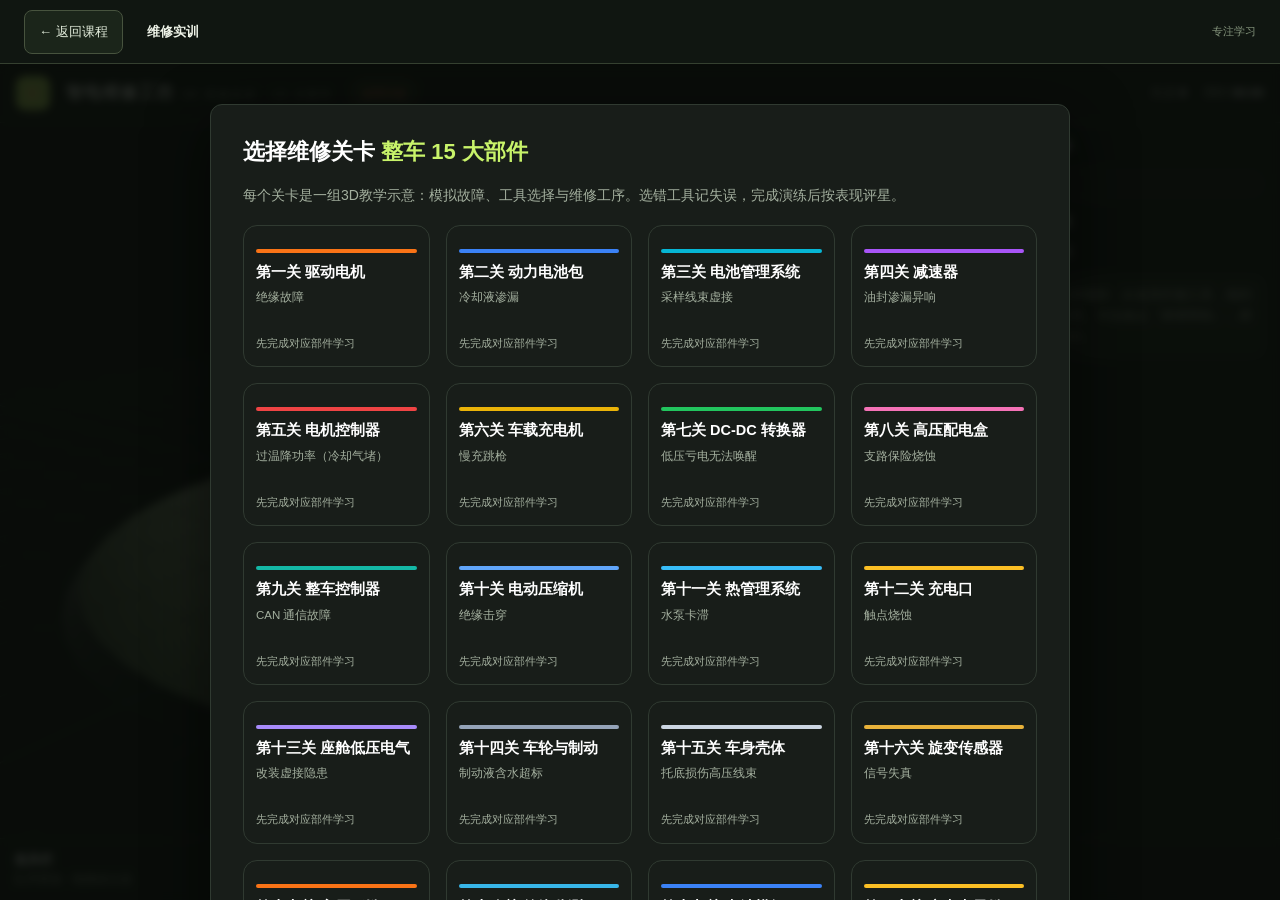
<file: videos/repair-game.html>
<!DOCTYPE html>
<html lang="zh-CN">
<head>
<meta charset="UTF-8">
<meta name="viewport" content="width=device-width, initial-scale=1.0">
<title>智电维修工坊 · 3D维修实训游戏</title>
<script src="/ui/course-progress.js?v=progress-2"></script>
<script>if(new URLSearchParams(location.search).get("embed")==="1")document.documentElement.classList.add("game-embed");</script>
<style>
:root{--blue:#647d35;--blue2:#c6ef74;--orange:#ff8a14;--bg:#101511;--panel:rgba(27,34,28,.94);--line:#364237;--txt:#e7ece2;--sub:#a4b09f}
*{margin:0;padding:0;box-sizing:border-box;user-select:none;-webkit-user-select:none}
body{font-family:"PingFang SC","Microsoft YaHei",sans-serif;background:radial-gradient(1200px 700px at 50% 0%,#1d271e 0%,var(--bg) 70%);color:var(--txt);height:100vh;display:flex;flex-direction:column;overflow:hidden}
button{font:inherit;cursor:pointer}
.topbar{display:flex;align-items:center;gap:14px;padding:10px 18px;background:rgba(18,24,19,.96);border-bottom:1px solid var(--line);flex-wrap:wrap}
.topbar .logo{width:34px;height:34px;border-radius:9px;background:linear-gradient(135deg,var(--blue2),var(--blue));display:flex;align-items:center;justify-content:center;box-shadow:0 2px 10px rgba(198,239,116,.12)}
.topbar .logo svg{width:22px;height:22px}
.topbar h1{font-size:17px;letter-spacing:1px}
.topbar h1 small{font-size:11px;color:var(--sub);font-weight:400;margin-left:8px;letter-spacing:2px}
.chip{font-size:12px;padding:4px 12px;border-radius:20px;border:1px solid var(--line);background:var(--panel);color:var(--sub)}
.chip.bad{color:#ff6b5e;border-color:#5a2b26}
#backBtn{padding:5px 14px;border-radius:18px;border:1px solid var(--line);background:var(--panel);color:var(--sub);font-size:12.5px;transition:.15s}
#backBtn:hover{color:#fff;border-color:#bedb83}
.steps{display:flex;gap:5px;margin-left:auto;align-items:center}
.dot{width:11px;height:11px;border-radius:50%;background:#273329;border:1px solid #455340;transition:.3s}
.dot.on{background:var(--orange);box-shadow:0 0 10px rgba(255,138,20,.8);border-color:var(--orange)}
.dot.cur{transform:scale(1.35);border-color:#fff}
.stat{font-size:12.5px;color:var(--sub);font-variant-numeric:tabular-nums}
.stat b{color:#fff}
.main{flex:1;display:flex;min-height:0}
.stage{flex:1;position:relative;min-width:0;overflow:hidden}
.stage canvas{display:block}
.objective{position:absolute;left:50%;top:12px;transform:translateX(-50%);font-size:14px;font-weight:600;color:#ffe9cf;background:rgba(40,24,6,.88);border:1px solid #7a4a12;padding:8px 22px;border-radius:22px;box-shadow:0 4px 14px rgba(0,0,0,.4);white-space:nowrap;max-width:92%;overflow:hidden;text-overflow:ellipsis}
.objective b{color:var(--orange)}
.hud{width:290px;border-left:1px solid var(--line);background:rgba(18,24,19,.92);padding:14px;display:flex;flex-direction:column;gap:12px;overflow-y:auto}
.hud h3{font-size:14px;color:#fff;border-left:3px solid var(--orange);padding-left:8px}
.order{background:var(--panel);border:1px solid var(--line);border-radius:12px;padding:12px;font-size:12.5px;line-height:1.8;color:var(--sub)}
.order b{color:#ffb35e}
.order .done-step{color:#35d07f}
.meter{background:#151d16;border:1px solid var(--line);border-radius:12px;padding:12px;display:none}
.meter.show{display:block;animation:pop .3s}
.meter .val{font-size:26px;font-weight:800;color:#ff6b5e;font-variant-numeric:tabular-nums}
.meter .val.ok{color:#35d07f}
.meter .lbl{font-size:12px;color:var(--sub);margin-top:4px}
.hintbox{font-size:12.5px;line-height:1.7;color:#c4cdbd;background:rgba(33,43,32,.85);border:1px solid var(--line);border-radius:12px;padding:10px 12px;min-height:58px}
.hintbox b{color:var(--orange)}
@keyframes pop{from{transform:scale(.92);opacity:0}to{transform:scale(1);opacity:1}}
.tray{display:flex;gap:14px;padding:10px 14px;background:rgba(18,24,19,.98);border-top:1px solid var(--line);overflow:hidden;align-items:stretch;flex-shrink:0}
.tray-actions{display:contents}
.tool-strip{display:flex;gap:10px;flex:1;min-width:0;overflow-x:auto;padding:4px 0;scroll-snap-type:x proximity;scroll-padding:2px}
.tool-strip .tool{scroll-snap-align:start}
.tray-title{order:0}.tool-strip{order:1}#helpBtn{order:2}
.tool{flex:none;width:104px;background:var(--panel);border:2px solid var(--line);border-radius:14px;padding:8px 6px 7px;text-align:center;cursor:grab;transition:transform .15s,box-shadow .15s,border-color .15s;position:relative}
.tool:hover{transform:translateY(-4px);box-shadow:0 8px 20px rgba(159,190,116,.15);border-color:#bedb83}
.tool.sel{border-color:var(--orange);box-shadow:0 0 16px rgba(255,138,20,.55);transform:translateY(-4px)}
.tool img{width:76px;height:56px;display:block;margin:0 auto;pointer-events:none}
.tool .nm{font-size:12px;color:var(--txt);margin-top:4px;font-weight:600}
.tray-title{flex:none;align-self:center;font-size:12px;color:var(--sub);padding-right:4px}
.tray-title b{display:block;color:#fff;font-size:13px}
#helpBtn{flex:none;align-self:center;margin-left:auto;padding:12px 18px;border-radius:14px;border:2px solid #7a4a12;background:linear-gradient(135deg,#a35a10,#7a3d08);color:#ffe9cf;font-weight:700;font-size:14px;white-space:nowrap;transition:transform .15s,filter .15s}
#helpBtn:hover{transform:translateY(-3px);filter:brightness(1.2)}
#helpBtn:disabled{opacity:.5;pointer-events:none}
.overlay{position:fixed;inset:0;z-index:50;background:rgba(8,12,9,.88);display:flex;align-items:center;justify-content:center;padding:20px;backdrop-filter:blur(4px);overflow-y:auto}
.overlay.hide{display:none}
.panel{background:linear-gradient(160deg,#202b20,#151d16);border:1px solid #455340;border-radius:18px;padding:30px 34px;max-width:520px;width:100%;box-shadow:0 20px 60px rgba(0,0,0,.6);animation:pop .35s}
.panel h2{font-size:22px;color:#fff;margin-bottom:14px}
.panel h2 .em{color:var(--orange)}
.panel p{font-size:14px;line-height:2;color:var(--sub)}
.panel p b{color:#ffd9a8}
.bigbtn{margin-top:20px;width:100%;padding:14px;border-radius:12px;border:1px solid #bedb83;background:linear-gradient(135deg,var(--blue2),var(--blue));color:#fff;font-size:16px;font-weight:700;letter-spacing:2px;transition:transform .15s,filter .15s}
.bigbtn:hover{transform:translateY(-2px);filter:brightness(1.15)}
.bigbtn.ghost{background:var(--panel);border-color:var(--line);color:var(--sub);margin-top:10px}
.stars{font-size:44px;text-align:center;letter-spacing:10px;margin:8px 0}
.stars .s{color:#495542}.stars .s.on{color:#ffc531;text-shadow:0 0 22px rgba(255,197,49,.8)}
.result-row{display:flex;justify-content:space-around;font-size:13px;color:var(--sub);margin:12px 0;text-align:center}
.result-row b{display:block;font-size:20px;color:#fff}
.toast{position:fixed;left:50%;bottom:118px;transform:translateX(-50%) translateY(20px);background:rgba(50,16,10,.95);border:1px solid #a03d2c;color:#ffd3c9;padding:10px 22px;border-radius:12px;font-size:13.5px;opacity:0;transition:.3s;z-index:60;pointer-events:none;max-width:80%}
.toast.show{opacity:1;transform:translateX(-50%) translateY(0)}
.toast.good{background:rgba(8,44,28,.95);border-color:#1d7a4c;color:#b9f4d4}
/* 关卡选择 */
.hub-panel{max-width:860px}
.hub-sub{font-size:13px;color:var(--sub);margin-bottom:16px;line-height:1.8}
.lv-grid{display:grid;grid-template-columns:repeat(auto-fill,minmax(150px,1fr));gap:12px}
.lv-card{background:var(--panel);border:1px solid var(--line);border-radius:14px;padding:14px 12px;cursor:pointer;transition:.18s;position:relative;overflow:hidden}
.lv-card:hover{transform:translateY(-4px);border-color:#bedb83;box-shadow:0 10px 24px rgba(159,190,116,.12)}
.lv-card .bar{height:4px;border-radius:2px;margin-bottom:10px}
.lv-card h4{font-size:14.5px;color:#fff;margin-bottom:6px}
.lv-card p{font-size:11.5px;color:var(--sub);line-height:1.6;min-height:36px}
.lv-card .rec{position:absolute;top:10px;right:10px;font-size:12px;color:#ffc531;letter-spacing:1px}
@media(max-width:760px){
  .hud{display:none}
  .tool{width:88px}.tool img{width:64px;height:48px}
  .topbar h1 small{display:none}
  #helpBtn{padding:10px 12px;font-size:12px}
}
/* Keep long case lists reachable and the work order readable on compact screens. */
#hub{align-items:flex-start}
#hub .hub-panel{margin:20px 0}
@media(max-width:760px){
  body{height:100dvh}
  .topbar{gap:8px;padding:9px 12px}
  .topbar h1{font-size:15px}
  .steps{width:100%;margin-left:0;justify-content:flex-end}
  .main{flex-direction:column}
  .stage{min-height:240px}
  .hud{display:flex;width:100%;max-height:164px;flex-shrink:0;border-left:0;border-top:1px solid var(--line);padding:10px 12px;gap:8px}
  .hud h3{font-size:12px}
  .order,.hintbox{font-size:12px;padding:8px 10px}
  .objective{font-size:12px;padding:7px 12px;white-space:normal;text-align:center;width:calc(100% - 28px);max-width:none}
  .tray{display:block;padding:8px 10px}
  .tray-actions{display:flex;align-items:center;gap:12px;margin-bottom:5px}
  .tray-title{display:block;font-size:10px;line-height:1.5}
  .tray-title b{font-size:12px}
  .tool-strip{gap:8px;width:100%;overflow-x:auto;padding:4px 0}
  #helpBtn{position:static;margin-left:auto;padding:8px 14px;min-height:36px;border-radius:9px;box-shadow:none;z-index:auto}
  #helpBtn:hover{transform:none}
  .panel{padding:22px 20px}
  .overlay{padding:14px}
  #hub .hub-panel{margin:0}
  .lv-grid{grid-template-columns:repeat(2,minmax(0,1fr));gap:8px}
}

/* Action targets remain distinct from the model canvas and from global navigation. */
.game-page :is(button,.tool,.lv-card):focus-visible{outline:2px solid var(--lime,#c8f36a);outline-offset:4px}
.game-page #stage:focus-visible{outline:2px solid var(--lime,#c8f36a);outline-offset:-4px}
.game-page :is(button,#backBtn){min-height:44px}
.game-page .topbar{gap:16px;padding:12px 16px}
.game-page .panel{padding:32px}
.game-page .panel .bigbtn{min-height:48px;margin-top:24px}
.game-page .panel .bigbtn.ghost{margin-top:16px}
.game-page .lv-grid{gap:16px}
.game-page .tray-actions #helpBtn{min-height:44px}
.game-page .toast{bottom:calc(var(--game-tray-height,160px) + 16px)}
@media(max-width:760px){
 .game-page .topbar{gap:8px;padding:8px 12px}
 .game-page .panel{padding:24px 16px}
 .game-page .lv-grid{gap:12px}
 .game-page .topbar h1{font-size:14px}
 .game-page .topbar #backBtn{padding:8px 12px}
}
@media(max-height:700px) and (max-width:760px){.game-page .stage{min-height:160px}.game-page .hud{max-height:132px}}
/* Every work area owns its height; a short viewport must never push the HUD into tools. */
.game-page .main{position:relative;overflow:hidden}
#learningGate .bigbtn{display:flex;align-items:center;justify-content:center;text-align:center;text-decoration:none;letter-spacing:0;color:#16200f}
.lv-state{display:block;margin-top:10px;color:var(--sub);font-size:11px}
.lv-state.unlocked{color:#b4dc86}
.training-locked #backBtn{display:none!important}
.hosted-game #learningLink{display:none!important}
.game-page .stage{min-height:0}
.game-page .hud .toast{position:static;display:none;left:auto;bottom:auto;transform:none;max-width:none;margin:0;padding:10px 12px;font-size:12px;opacity:1;transition:none;flex-shrink:0}
.game-page .hud .toast.show{display:block;transform:none}
.game-page .tool-strip{padding:8px 4px;scroll-padding:4px}
.game-page .tool:hover,.game-page .tool.sel{transform:none}
.game-embed,.game-embed body{height:100%;min-height:0;overflow:hidden}
.game-embed body.game-page{height:100dvh;display:grid;grid-template-rows:auto minmax(0,1fr) auto;padding:0!important}
.game-embed .global-navigation,.game-embed .topbar :is(.logo,h1,#backBtn),.game-embed #intro .bigbtn,.game-embed #result .bigbtn{display:none!important}
.game-embed .topbar{min-height:44px;padding:6px 12px;gap:12px;flex-wrap:nowrap}
.game-embed .topbar .steps{margin-left:auto;width:auto}
.game-embed .topbar .chip,.game-embed .topbar .stat{font-size:11px;white-space:nowrap}
.game-embed .topbar .dot{width:8px;height:8px}
.game-embed .main{display:grid;grid-template-columns:minmax(0,1fr) 290px}
.game-embed .overlay{position:absolute;inset:0;padding:16px;align-items:flex-start;overscroll-behavior:contain}
.game-embed .overlay .panel{margin:auto;max-height:100%;overflow-y:auto;animation:none;padding:24px}
.game-embed .overlay .panel h2{font-size:20px;margin-bottom:16px}
.game-embed .overlay .panel p{font-size:13px;line-height:1.8}
.game-embed .tray{display:grid;grid-template-columns:auto minmax(0,1fr);gap:12px;align-items:center;padding:8px 12px}
.game-embed .tray-actions{display:flex;flex-direction:column;gap:8px;margin:0;min-width:96px}
.game-embed .tray-title{font-size:10px;padding:0;align-self:flex-start}
.game-embed .tray-title b{font-size:12px}
.game-embed #helpBtn{margin:0;padding:8px 12px;font-size:12px;min-height:44px;align-self:stretch}
.game-embed .tool-strip{order:initial;min-width:0;width:100%}
.game-embed .tool{width:88px;padding:6px 4px}
.game-embed .tool img{width:64px;height:44px}
.game-embed .tool .nm{font-size:11px}
@media(max-width:760px){
 .game-page .main{display:grid;grid-template-rows:minmax(0,1fr) minmax(0,164px)}
 .game-page .hud{height:100%;min-height:0;max-height:none}
 .game-embed .main{grid-template-columns:minmax(0,1fr);grid-template-rows:minmax(0,1fr) minmax(0,116px)}
 .game-embed .topbar .steps{display:none}
 .game-embed .topbar .chip{margin-right:auto}
 .game-embed .hud{display:grid;grid-template-columns:minmax(0,1fr) 110px;grid-auto-rows:max-content;align-content:start;gap:8px;padding:8px 12px}
 .game-embed .hud h3{display:none}
 .game-embed .hud .hintbox{grid-column:1/-1;grid-row:1;font-size:12px;min-height:0}
 .game-embed .hud:has(.meter.show) .hintbox{grid-column:1}
 .game-embed .hud .meter{grid-column:2;grid-row:1;padding:8px}
 .game-embed .hud .meter .val{font-size:20px}
 .game-embed .hud .meter .lbl{font-size:10px}
 .game-embed .hud .order{grid-column:1/-1;grid-row:2}
 .game-embed .hud .toast{grid-column:1/-1;grid-row:1}
 .game-embed .hud:has(.toast.show) :is(.hintbox,.meter){grid-row:2}
 .game-embed .hud:has(.toast.show) .order{grid-row:3}
 .game-embed .tray{display:grid;grid-template-columns:minmax(0,1fr);gap:0;padding:6px 10px}
 .game-embed .tray-actions{display:flex;flex-direction:row;align-items:center;gap:12px;margin:0 0 4px;min-width:0}
 .game-embed .tray-title{align-self:center}
 .game-embed #helpBtn{margin-left:auto;align-self:center}
 .game-embed .tool-strip{padding:5px 4px}
 .game-embed .tool{width:84px}
 .game-embed .overlay{padding:12px}
 .game-embed .overlay .panel{padding:16px}
}
@media(max-height:550px) and (max-width:760px){
 .game-page .main{grid-template-rows:minmax(0,1fr) minmax(0,96px)}
 .game-embed .main{grid-template-rows:minmax(0,1fr) minmax(0,96px)}
 .game-embed .tool img{height:36px;width:52px}
 .game-embed .tool{padding:4px}
}
</style>
<link rel="stylesheet" href="/ui/studio.css">
</head>
<body class="game-page">

<div class="topbar">
  <div class="logo"><svg viewBox="0 0 24 24" fill="none"><path d="M13 2 4 14h6l-1 8 9-12h-6l1-8z" fill="#ffd166"/></svg></div>
  <h1>智电维修工坊<small id="lvLabel">3D 维修实训</small></h1>
  <button id="backBtn" onclick="showHub()" style="display:none">关卡目录</button>
  <span class="chip bad" id="statusChip">故障待修</span>
  <div class="steps" id="stepDots"></div>
  <span class="stat">失误 <b id="mist">0</b></span>
  <span class="stat">用时 <b id="timer">00:00</b></span>
</div>

<div class="main">
  <div class="stage" id="stage">
    <div class="objective" id="objective">选择一个关卡开始维修</div>
  </div>
  <div class="hud">
    <h3>故障工单</h3>
    <div class="order" id="orderBox">
      <div id="orderBody"></div>
      <div id="orderDone" style="margin-top:6px"></div>
    </div>
    <h3>测量读数</h3>
    <div class="meter" id="meter"><div class="val" id="meterVal">--</div><div class="lbl" id="meterLbl"></div></div>
    <h3>师傅提示</h3>
    <div class="hintbox" id="hint">高压作业讲规程：从道具栏挑工具，拖到零件上使用。卡住就点「师傅帮助」，师傅亲手演示。</div>
  </div>
</div>

<div class="tray" id="tray">
  <div class="tray-actions" id="trayActions"><div class="tray-title"><b>道具栏</b>乱序摆放 · 拖拽或点选</div></div>
  <div class="tool-strip" id="toolStrip" aria-label="维修工具"></div>
</div>

<div class="overlay" id="hub">
  <div class="panel hub-panel">
    <h2>选择维修关卡 <span class="em">整车 15 大部件</span></h2>
    <p class="hub-sub">每个关卡是一组3D教学示意：模拟故障、工具选择与维修工序。选错工具记失误，完成演练后按表现评星。</p>
    <div class="lv-grid" id="lvGrid"></div>
  </div>
</div>

<div class="overlay hide" id="intro">
  <div class="panel">
    <h2 id="introTitle"></h2>
    <p id="introBody"></p>
    <button class="bigbtn" id="startBtn">开始维修</button>
    <button class="bigbtn ghost" onclick="showHub()">换个关卡</button>
  </div>
</div>

<div class="overlay hide" id="result">
  <div class="panel">
    <h2 id="resultTitle">维修完成</h2>
    <div class="stars" id="stars"><span class="s">★</span><span class="s">★</span><span class="s">★</span></div>
    <div class="result-row">
      <div><b id="rTime">--</b>用时</div>
      <div><b id="rMist">0</b>失误</div>
      <div><b id="rSteps">--</b>工序</div>
    </div>
    <p id="resultText" style="text-align:center"></p>
    <button class="bigbtn" id="retryBtn">再修一次</button>
    <button class="bigbtn ghost" onclick="showHub()">选择其他关卡</button>
  </div>
</div>

<div class="overlay hide" id="learningGate" role="alertdialog" aria-labelledby="learningGateTitle" aria-describedby="learningGateBody">
  <div class="panel">
    <h2 id="learningGateTitle">先完成对应部件学习</h2>
    <p id="learningGateBody"></p>
    <a class="bigbtn" id="learningLink" href="/#course">前往对应部件学习</a>
  </div>
</div>

<div class="toast" id="toast" role="status" aria-live="polite"></div>

<script type="importmap">{"imports":{"three":"./three.module.js"}}</script>
<script type="module">
import * as THREE from 'three';
import { qualityGeometry, refineAssembly, studioEnvironment, fastener, finishPalette, cable, disposeAssembly } from '../models/model-quality.js';

const EMBED=document.documentElement.classList.contains('game-embed');
const gameQuery=new URLSearchParams(location.search);
const requestedLevel=gameQuery.get('level');
const hasCourseContext=gameQuery.has('vehicle')||gameQuery.has('part');
const courseContext=hasCourseContext?{vehicle:gameQuery.get('vehicle'),part:gameQuery.get('part')}:undefined;
const messageSource='zhidian-repair-game';
function gameAccountIdentity(){try{return JSON.stringify(JSON.parse(localStorage.getItem('et_session'))||null)}catch{return 'null'}}
const boundGameAccount=gameAccountIdentity();
let gameAccountChanged=false;
if(EMBED){
  if(parent!==window)document.body.classList.add('hosted-game');
  for(const id of ['hub','intro','result','learningGate'])document.querySelector('.main').appendChild(document.getElementById(id));
  const reportError=message=>{if(parent!==window)parent.postMessage({source:messageSource,version:1,type:'studio:game-error',level:requestedLevel,message},location.origin)};
  addEventListener('error',event=>reportError(event.message||'实训加载失败'));
  addEventListener('unhandledrejection',event=>reportError(String(event.reason?.message||event.reason||'实训运行失败')));
}
document.querySelector('.hud').prepend(document.getElementById('toast'));

/* ================= 基础场景 ================= */
const stage=document.getElementById('stage');
stage.tabIndex=0;stage.setAttribute('role','button');stage.setAttribute('aria-label','维修示意场景：选中工具后按回车使用');
const renderer=new THREE.WebGLRenderer({antialias:true,alpha:true});
renderer.setPixelRatio(Math.min(devicePixelRatio,2));
stage.appendChild(renderer.domElement);
const scene=new THREE.Scene();
scene.environment=studioEnvironment(renderer);
renderer.toneMapping=THREE.ACESFilmicToneMapping;renderer.toneMappingExposure=1.08;
const toolFinishes=finishPalette();
const camera=new THREE.PerspectiveCamera(42,1,0.1,100);
camera.position.set(3.4,2.1,4.6);
camera.lookAt(0,0.35,0);
let modelFraming=null;
function fitModelCamera(){
  if(!modelFraming)return;
  const {target,radius}=modelFraming;
  const vertical=THREE.MathUtils.degToRad(camera.fov)/2;
  const horizontal=Math.atan(Math.tan(vertical)*camera.aspect);
  const distance=radius/Math.sin(Math.min(vertical,horizontal)) * 1.14;
  camera.position.copy(target).addScaledVector(new THREE.Vector3(3.4,1.9,4.6).normalize(),distance);
  camera.lookAt(target);
}
function frameModel(model){
  const bounds=new THREE.Box3().setFromObject(model),size=bounds.getSize(new THREE.Vector3());
  const radial=Math.hypot(Math.max(Math.abs(bounds.min.x),Math.abs(bounds.max.x)),Math.max(Math.abs(bounds.min.z),Math.abs(bounds.max.z)));
  modelFraming={target:new THREE.Vector3(0,(bounds.min.y+bounds.max.y)/2,0),radius:Math.hypot(radial,size.y/2)};
  fitModelCamera();
}
scene.add(new THREE.HemisphereLight(0xe2e8dc,0x18221d,1.25));
const keyL=new THREE.DirectionalLight(0xffffff,1.6);keyL.position.set(4,6,5);scene.add(keyL);
const rim=new THREE.DirectionalLight(0xc8dfad,.85);rim.position.set(-5,3,-4);scene.add(rim);
function resize(){const w=stage.clientWidth,h=stage.clientHeight;renderer.setSize(w,h);camera.aspect=w/h;camera.updateProjectionMatrix();fitModelCamera()}
addEventListener('resize',resize);new ResizeObserver(resize).observe(stage);resize();
const grid=new THREE.GridHelper(14,28,0x344137,0x202c25);scene.add(grid);
const bench=new THREE.Mesh(new THREE.CylinderGeometry(2.5,2.6,0.12,48),new THREE.MeshStandardMaterial({color:0x252e28,metalness:.62,roughness:.48}));
bench.position.y=-0.06;scene.add(bench);

/* ================= 材质 ================= */
const M={
  metal:new THREE.MeshStandardMaterial({color:0x9fb2c8,metalness:.85,roughness:.35}),
  dark:new THREE.MeshStandardMaterial({color:0x39465a,metalness:.7,roughness:.5}),
  copper:new THREE.MeshStandardMaterial({color:0xd97a3a,metalness:.9,roughness:.3,emissive:0x2a0e00,emissiveIntensity:.08}),
  copperBurnt:new THREE.MeshStandardMaterial({color:0x3a2a22,metalness:.5,roughness:.85}),
  copperWarm:new THREE.MeshStandardMaterial({color:0x8a5a3a,metalness:.8,roughness:.5}),
  orange:new THREE.MeshStandardMaterial({color:0xff7a1a,metalness:.4,roughness:.4}),
  rubber:new THREE.MeshStandardMaterial({color:0xffc21a,metalness:.1,roughness:.7}),
  shell:new THREE.MeshStandardMaterial({color:0x7f9cc4,metalness:.9,roughness:.25,transparent:true,opacity:.26,side:THREE.DoubleSide,depthWrite:false}),
  red:new THREE.MeshStandardMaterial({color:0xd93a2e,metalness:.3,roughness:.5}),
  screen:new THREE.MeshStandardMaterial({color:0x0a1a2e,emissive:0x1d5c46,emissiveIntensity:.9,roughness:.3}),
  blue:new THREE.MeshStandardMaterial({color:0x2f6fd0,metalness:.5,roughness:.4}),
  green:new THREE.MeshStandardMaterial({color:0x2ea36a,metalness:.4,roughness:.5}),
  white:new THREE.MeshStandardMaterial({color:0xdfe8f2,metalness:.3,roughness:.5}),
  liquid:new THREE.MeshStandardMaterial({color:0x38b6e8,metalness:.1,roughness:.2,transparent:true,opacity:.85}),
};

/* ================= 道具 3D 建模 ================= */
function buildTool(id){
  const g=new THREE.Group(),body=new THREE.Group();g.add(body);
  const polymer=(color,roughness=.5)=>new THREE.MeshStandardMaterial({color,metalness:.02,roughness});
  const f={alloy:toolFinishes.aluminum.clone(),steel:toolFinishes.steel.clone(),brass:new THREE.MeshStandardMaterial({color:0xc6a15c,metalness:.8,roughness:.3}),red:polymer(0xc94c35),orange:polymer(0xe99038),rubber:polymer(0x323d43,.82),grip:polymer(0x506169,.76),white:polymer(0xdde0d5,.44),yellow:polymer(0xdab343,.68),green:polymer(0x4c876c),blue:polymer(0x376b83),ink:polymer(0x182328,.7),amber:new THREE.MeshStandardMaterial({color:0x985924,metalness:.05,roughness:.37}),bottle:new THREE.MeshPhysicalMaterial({color:0xd4dfd4,metalness:0,roughness:.36,transparent:true,opacity:.88,side:THREE.DoubleSide})};
  const add=(geo,mat,x=0,y=0,z=0,rx=0,ry=0,rz=0)=>toolMesh(body,geo,mat,x,y,z,rx,ry,rz);
  const grip=(r,h,x,y,z,mat=f.red,rz=0)=>toolGrip(body,r,h,mat,x,y,z,rz);
  switch(id){
    case 'poweroff':{
      toolLathe(body,[[0,-.16],[.026,-.16],[.04,-.13],[.046,-.05],[.048,.12],[.044,.3],[.036,.35],[0,.35]],f.red);
      toolLathe(body,[[0,-.13],[.058,-.13],[.07,-.115],[.07,-.10],[.052,-.085],[0,-.085]],f.orange);
      add(new THREE.CylinderGeometry(.02,.026,.09,32),f.rubber,0,-.19,0);
      add(new THREE.CylinderGeometry(.007,.007,.11,24),f.steel,0,-.285,0);
      add(new THREE.ConeGeometry(.007,.025,24),f.steel,0,-.352,0,Math.PI);
      grip(.047,.085,0,.382,0,f.rubber);
      for(let i=0;i<6;i++)toolRing(body,.045,.0028,f.grip,0,-.03+i*.042,0,Math.PI/2);
      add(new THREE.BoxGeometry(.031,.13,.009),f.ink,0,.19,.045);
      toolFace(body,'V\n~',.023,.09,0,.19,.051,'lcd');
      add(new THREE.SphereGeometry(.011,20,12),new THREE.MeshStandardMaterial({color:0x8fd0a1,emissive:0x305c3a,emissiveIntensity:.5}),0,.285,.041);
      toolPlate(body,[[0,-.085],[.012,-.085],[.016,.075],[.007,.085],[-.003,.06]],.008,.002,f.alloy,.048,.19,0,0,Math.PI/2);
      break;
    }
    case 'gloves':{
      for(const side of [-1,1]){
        const hand=new THREE.Group();hand.position.set(side*.205,0,0);hand.rotation.z=-side*.08;body.add(hand);
        const palm=toolLathe(hand,[[0,-.14],[.08,-.14],[.105,-.09],[.118,.025],[.107,.12],[.075,.15],[0,.15]],f.yellow);palm.scale.z=.57;
        const cuff=toolLathe(hand,[[.12,-.27],[.132,-.25],[.119,-.12],[.108,-.10],[.101,-.12],[.111,-.25],[.12,-.27]],f.yellow);cuff.scale.z=.62;
        const lip=toolRing(hand,.122,.009,f.orange,0,-.261,0,Math.PI/2);lip.scale.y=.62;
        const lengths=[.18,.225,.21,.16];
        for(let i=0;i<4;i++){
          const finger=toolMesh(hand,new THREE.CapsuleGeometry(.029,lengths[i],8,28),f.yellow,(i-1.5)*.054,.135+lengths[i]*.46,.002+i*.003,.06,0,(1.5-i)*.055);finger.scale.z=.82;
          toolMesh(hand,new THREE.SphereGeometry(.029,24,16),f.orange,(i-1.5)*.054,.13,.027).scale.set(.9,.7,.6);
        }
        const thumb=toolMesh(hand,new THREE.CapsuleGeometry(.035,.175,8,28),f.yellow,-side*.124,.025,.008,.10,0,side*.67);thumb.scale.z=.86;
        for(const x of [-.072,.072])toolCable(hand,[[x,-.1,.047],[x*1.25,-.015,.068],[x,.09,.055]],.0028,f.orange);
      }
      break;
    }
    case 'wrench':{
      add(new THREE.BoxGeometry(.088,.56,.032),f.steel,0,.02,0);
      toolPlate(body,[[-.066,-.115],[-.125,-.04],[-.133,.065],[-.078,.13],[-.054,.122],[-.057,.043],[.057,.043],[.054,.122],[.078,.13],[.133,.065],[.125,-.04],[.066,-.115]],.045,.004,f.alloy,0,.365,0,0,0,-.18);
      const ring=new THREE.Shape();ring.absarc(0,0,.125,0,Math.PI*2,false);
      const hole=new THREE.Path();for(let i=0;i<24;i++){const a=i*Math.PI/12,r=i%2?.074:.088; i?hole.lineTo(Math.cos(a)*r,Math.sin(a)*r):hole.moveTo(r,0)}hole.closePath();ring.holes.push(hole);
      toolExtrude(body,ring,.038,.003,f.alloy,0,-.365,0,0,0,.12);
      add(new THREE.BoxGeometry(.128,.50,.055),f.orange,0,.02,0);
      for(const x of [-.049,.049])add(new THREE.BoxGeometry(.018,.235,.008),f.rubber,x,-.01,.03);
      for(const y of [-.23,.27])add(new THREE.BoxGeometry(.141,.025,.063),f.red,0,y,0);
      break;
    }
    case 'torque':{
      add(new THREE.CylinderGeometry(.028,.03,.58,40),f.alloy,0,.01,0);
      toolPlate(body,[[-.04,-.12],[-.082,-.07],[-.11,.015],[-.085,.085],[0,.11],[.085,.085],[.11,.015],[.082,-.07],[.04,-.12]],.06,.008,f.steel,0,.405,0);
      add(new THREE.CylinderGeometry(.073,.073,.016,48),f.alloy,0,.422,.043,Math.PI/2);
      add(new THREE.BoxGeometry(.044,.044,.075),f.steel,0,.422,.087);
      const socket=new THREE.Shape();for(let i=0;i<6;i++){const a=i*Math.PI/3,r=.06;i?socket.lineTo(Math.cos(a)*r,Math.sin(a)*r):socket.moveTo(r,0)}socket.closePath();
      const bore=new THREE.Path();for(let i=0;i<6;i++){const a=i*Math.PI/3,r=.038;i?bore.lineTo(Math.cos(a)*r,Math.sin(a)*r):bore.moveTo(r,0)}bore.closePath();socket.holes.push(bore);toolExtrude(body,socket,.075,.003,f.alloy,0,.422,.153);
      toolPlate(body,[[-.014,-.008],[.014,-.008],[.022,.025],[0,.035],[-.015,.02]],.012,.003,f.rubber,.043,.476,.046);
      grip(.052,.28,0,-.408,0,f.rubber);
      for(let i=0;i<8;i++)toolRing(body,.052,.003,f.grip,0,-.515+i*.028,0,Math.PI/2);
      add(new THREE.CylinderGeometry(.047,.047,.075,40),f.alloy,0,-.235,0);
      for(let i=0;i<5;i++)add(new THREE.BoxGeometry(.018,.003,.002),f.ink,.023,-.264+i*.014,.042);
      toolFace(body,'N m\n40',.055,.07,-.005,-.235,.049,'lcd');
      add(new THREE.CylinderGeometry(.047,.047,.035,32),f.orange,0,-.565,0);
      break;
    }
    case 'meter':{
      add(new THREE.BoxGeometry(.35,.54,.155),f.orange,0,0,0);
      add(new THREE.BoxGeometry(.31,.49,.022),f.ink,0,0,.084);
      for(const x of [-.151,.151])for(const y of [-.22,.22])add(new THREE.BoxGeometry(.058,.10,.178),f.rubber,x,y,-.001);
      add(new THREE.BoxGeometry(.264,.166,.018),f.rubber,0,.135,.104);
      toolFace(body,'AUTO DC\n0.00 V',.235,.135,0,.135,.115,'lcd');
      toolDial(body,.076,0,-.075,.112,f,false);
      add(new THREE.BoxGeometry(.012,.057,.016),f.grip,0,-.075,.135,0,0,-.48);
      for(const[x,mat]of [[-.105,f.red],[0,f.rubber],[.105,f.red]]){
        toolRing(body,.016,.005,mat,x,-.221,.103);
        add(new THREE.CylinderGeometry(.01,.01,.008,24),f.ink,x,-.221,.106,Math.PI/2);
      }
      for(const side of [-1,1]){
        const probe=new THREE.Group();probe.position.set(side*.335,.015,.005);probe.rotation.z=-side*.16;body.add(probe);const color=side<0?f.rubber:f.red;
        toolGrip(probe,.024,.26,color,0,.025,0);
        toolMesh(probe,new THREE.CylinderGeometry(.038,.033,.023,32),color,0,-.091,0);
        toolMesh(probe,new THREE.CylinderGeometry(.009,.013,.052,24),f.rubber,0,-.135,0);
        toolMesh(probe,new THREE.CylinderGeometry(.0045,.0045,.10,24),f.steel,0,-.211,0);
        toolMesh(probe,new THREE.ConeGeometry(.0045,.026,24),f.alloy,0,-.274,0,Math.PI);
        toolCable(body,[[side*.105,-.22,.10],[side*.19,-.435,.025],[side*.43,-.37,.02],[side*.308,.17,.005]],.009,color);
      }
      toolPlate(body,[[-.10,-.19],[-.08,.04],[.08,.04],[.10,-.19],[.076,-.19],[.06,.015],[-.06,.015],[-.076,-.19]],.012,.003,f.grip,0,-.045,-.101,-.15);
      break;
    }
    case 'diag':{
      add(new THREE.BoxGeometry(.51,.345,.068),f.rubber);
      add(new THREE.BoxGeometry(.454,.3,.015),f.ink,0,0,.038);
      toolFace(body,'DIAGNOSTIC\nSCAN READY',.407,.233,0,.018,.049,'tablet');
      for(const x of [-.244,.244])for(const y of [-.132,.132])add(new THREE.BoxGeometry(.043,.075,.08),f.grip,x,y,0);
      for(const x of [-.243,.243])for(let i=0;i<3;i++)add(new THREE.BoxGeometry(.026,.012,.012),f.blue,x,-.056+i*.052,.047);
      add(new THREE.CylinderGeometry(.008,.008,.006,20),f.alloy,0,-.142,.05,Math.PI/2);
      toolCable(body,[[.0,-.17,0],[.12,-.315,-.015],[.285,-.39,-.005],[.09,-.445,.02],[-.19,-.35,.01]],.012,f.rubber);
      const plug=new THREE.Group();plug.position.set(-.20,-.34,.01);plug.rotation.z=-.18;body.add(plug);
      toolPlate(plug,[[-.074,.029],[.074,.029],[.06,-.032],[-.06,-.032]],.058,.004,f.grip);
      toolPlate(plug,[[-.057,.019],[.057,.019],[.048,-.021],[-.048,-.021]],.006,.001,f.ink,0,0,.033);
      for(let row=0;row<2;row++)for(let i=0;i<8;i++)toolMesh(plug,new THREE.CylinderGeometry(.0028,.0028,.009,12),f.brass,(i-3.5)*.012,-.009+row*.018,.04,Math.PI/2);
      for(let i=0;i<4;i++)toolRing(plug,.016,.0025,f.rubber,0,.044+i*.009,0,Math.PI/2);
      break;
    }
    case 'heatgun':{
      toolLathe(body,[[0,-.045],[.083,-.045],[.106,-.01],[.109,.13],[.092,.28],[.076,.33],[0,.33]],f.rubber);
      toolHollow(body,.069,.052,.158,f.alloy,0,.408,0);
      toolRing(body,.069,.004,f.steel,0,.482,0,Math.PI/2);
      add(new THREE.CylinderGeometry(.081,.081,.04,40),f.orange,0,.295,0);
      for(let i=0;i<7;i++)add(new THREE.BoxGeometry(.008,.085,.006),f.ink,-.062+i*.020,.08,.095);
      grip(.05,.30,.016,-.176,.027,f.orange,-.15);
      add(new THREE.BoxGeometry(.064,.20,.012),f.rubber,.004,-.18,.077,0,0,-.15);
      toolPlate(body,[[0,0],[.019,.012],[.034,-.022],[.023,-.080],[.007,-.093],[-.003,-.082],[.012,-.027]],.034,.004,f.grip,.055,-.048,.026);
      add(new THREE.BoxGeometry(.026,.05,.014),f.ink,-.008,-.11,.087);
      toolCable(body,[[.038,-.32,.025],[.015,-.376,.03],[-.067,-.421,.015],[-.112,-.375,0]],.012,f.rubber);
      toolPlate(body,[[-.032,-.024],[.032,-.024],[.026,.022],[-.026,.022]],.04,.006,f.rubber,-.119,-.37,0);
      for(const x of [-.13,-.108])add(new THREE.BoxGeometry(.006,.035,.009),f.steel,x,-.334,0);
      break;
    }
    case 'paint':{
      toolLathe(body,[[0,-.13],[.022,-.13],[.033,-.08],[.041,.055],[.029,.19],[.024,.285],[0,.29]],f.orange);
      toolRing(body,.011,.004,f.rubber,0,.255,.026);
      add(new THREE.BoxGeometry(.112,.088,.045),f.steel,0,-.151,0);
      for(const y of [-.12,-.18])add(new THREE.BoxGeometry(.114,.006,.047),f.alloy,0,y,0);
      toolPlate(body,[[-.052,0],[.052,0],[.044,-.14],[-.047,-.14]],.038,.002,f.amber,0,-.19,0);
      for(let i=0;i<15;i++)add(new THREE.CylinderGeometry(.0018,.001,.105,8),i%3?f.amber:f.yellow,-.042+i*.006,-.266,.02);
      toolHollow(body,.116,.105,.22,f.alloy,.285,-.16,0);
      toolRing(body,.112,.006,f.steel,.285,-.047,0,Math.PI/2);
      add(new THREE.CylinderGeometry(.102,.102,.008,40),f.amber,.285,-.061,0);
      add(new THREE.CylinderGeometry(.105,.105,.01,40),f.steel,.285,-.272,0);
      toolCable(body,[[.17,-.12,0],[.185,.025,.01],[.285,.067,.012],[.385,.025,.01],[.4,-.12,0]],.005,f.steel);
      toolFace(body,'INSULATING\nVARNISH',.139,.085,.285,-.16,.117,'label');
      break;
    }
    case 'megger':{
      add(new THREE.BoxGeometry(.43,.445,.18),f.orange,0,-.012,0);
      add(new THREE.BoxGeometry(.387,.399,.017),f.rubber,0,-.012,.098);
      toolDial(body,.122,0,.056,.111,f,true);
      toolFace(body,'M OHM',.102,.04,0,.021,.129,'gauge');
      for(const[x,mat]of [[-.105,f.red],[.105,f.rubber]]){
        add(new THREE.CylinderGeometry(.019,.019,.025,24),mat,x,-.159,.115,Math.PI/2);
        add(new THREE.CylinderGeometry(.008,.008,.027,16),f.brass,x,-.159,.135,Math.PI/2);
      }
      toolPlate(body,[[-.144,0],[-.144,.063],[-.12,.086],[.12,.086],[.144,.063],[.144,0],[.115,0],[.115,.052],[-.115,.052],[-.115,0]],.048,.006,f.rubber,0,.209,0);
      const mount=new THREE.Group();mount.position.set(.228,-.025,0);mount.rotation.y=Math.PI/2;body.add(mount);
      const crank=new THREE.Group();mount.add(crank);g.userData.crank=crank;
      toolMesh(crank,new THREE.CylinderGeometry(.03,.03,.044,32),f.steel,0,0,.006,Math.PI/2);
      toolPlate(crank,[[-.017,-.014],[.017,-.014],[.024,.13],[-.024,.13]],.016,.004,f.alloy,0,0,.035);
      toolMesh(crank,new THREE.CylinderGeometry(.016,.016,.065,24),f.steel,0,.129,.059,Math.PI/2);
      toolMesh(crank,new THREE.CapsuleGeometry(.025,.075,8,28),f.rubber,0,.129,.092,Math.PI/2);
      toolCable(body,[[-.105,-.16,.13],[-.20,-.32,.04],[.02,-.35,.035],[.12,-.24,.08]],.008,f.rubber);
      break;
    }
    case 'fill':{
      toolLathe(body,[[.028,-.075],[.028,.085],[.163,.291],[.157,.305],[.149,.293],[.020,.087],[.020,-.075],[.028,-.075]],f.green);
      toolRing(body,.157,.006,f.green,0,.297,0,Math.PI/2);
      toolLathe(body,[[0,-.275],[.105,-.275],[.127,-.254],[.129,-.06],[.116,.008],[.052,.055],[.046,.09],[0,.09]],f.bottle,.302,0,0);
      grip(.052,.044,.302,.092,0,f.blue);
      for(let i=0;i<4;i++)add(new THREE.BoxGeometry(.03+i*.005,.003,.004),f.blue,.334,-.217+i*.045,.123);
      toolCable(body,[[.302,.10,0],[.22,.16,.01],[.115,.115,.01],[.04,.035,0]],.013,f.blue);
      toolHollow(body,.02,.012,.075,f.steel,.021,.007,0,0,0,-.65);
      toolPlate(body,[[0,-.06],[0,.072],[.077,.072],[.103,.047],[.103,-.05],[.075,-.065],[.075,-.032],[.076,.035],[.029,.04],[.029,-.06]],.025,.006,f.white,.372,-.056,0);
      break;
    }
    case 'vac':{
      add(new THREE.BoxGeometry(.46,.17,.29),f.blue,0,-.135,0);
      add(new THREE.CylinderGeometry(.105,.105,.27,48),f.steel,-.07,.01,0,0,0,Math.PI/2);
      for(let i=0;i<8;i++)toolRing(body,.106,.006,f.alloy,-.19+i*.033,.01,0,0,Math.PI/2);
      add(new THREE.CylinderGeometry(.078,.086,.22,40),f.alloy,.171,.014,0);
      toolDial(body,.081,-.12,.11,.146,f,true);
      add(new THREE.CylinderGeometry(.029,.029,.006,32),f.amber,.145,-.105,.152,Math.PI/2);
      toolRing(body,.031,.005,f.steel,.145,-.105,.156);
      toolPlate(body,[[-.19,0],[-.19,.066],[-.155,.09],[.155,.09],[.19,.066],[.19,0],[.157,0],[.157,.049],[-.157,.049],[-.157,0]],.047,.006,f.rubber,0,.155,0);
      for(const x of [-.169,.169])for(const z of [-.105,.105])add(new THREE.CylinderGeometry(.032,.039,.042,28),f.rubber,x,-.24,z);
      add(new THREE.CylinderGeometry(.024,.024,.07,24),f.brass,.171,.158,0);
      add(new THREE.BoxGeometry(.086,.014,.022),f.blue,.171,.19,0);
      toolCable(body,[[.171,.155,0],[.35,.055,.02],[.385,-.23,.065],[.21,-.343,.11],[-.235,-.31,.12],[-.36,-.13,.06]],.016,f.rubber);
      toolHollow(body,.029,.015,.075,f.brass,-.372,-.11,.06,0,0,-.45);
      for(let i=0;i<4;i++)add(new THREE.BoxGeometry(.084,.008,.004),f.ink,-.12,-.164+i*.024,.147);
      break;
    }
    case 'clamp':{
      for(const side of [-1,1]){
        const arm=new THREE.Group();arm.rotation.z=-side*.17;body.add(arm);
        toolMesh(arm,new THREE.BoxGeometry(.034,.34,.028),f.steel,side*.037,-.072,0);
        toolGrip(arm,.041,.30,side<0?f.red:f.orange,side*.052,-.2,0);
        toolMesh(arm,new THREE.BoxGeometry(.027,.20,.012),f.rubber,side*.073,-.215,.036);
      }
      const jaw=[[-.104,.12],[-.104,.29],[-.014,.29],[-.014,.267],[-.052,.248],[-.052,.222],[-.014,.203],[-.014,.12]];
      for(const side of [-1,1])toolPlate(body,jaw.map(([x,y])=>[side*x,y]),.068,.003,f.steel);
      add(new THREE.CylinderGeometry(.054,.054,.091,32),f.alloy,0,.108,0,Math.PI/2);
      add(new THREE.CylinderGeometry(.025,.025,.012,6),f.steel,0,.108,.052,Math.PI/2);
      toolPlate(body,[[-.057,.065],[.058,.065],[.035,.018],[-.035,.018]],.02,.002,f.rubber,0,0,.027);
      for(let i=0;i<5;i++)add(new THREE.BoxGeometry(.009,.016,.014),f.steel,-.022+i*.011,.034-i*.007,.033,0,0,-.45);
      toolCable(body,[[-.042,-.075,.017],[-.024,-.019,.022],[.025,-.018,.022],[.042,-.075,.017]],.004,f.steel);
      break;
    }
    case 'cleaner':{
      const bottle=toolLathe(body,[[0,-.255],[.093,-.255],[.117,-.23],[.122,-.115],[.109,-.025],[.046,.035],[.035,.085],[0,.085]],f.bottle);bottle.scale.z=.74;
      add(new THREE.CylinderGeometry(.044,.044,.045,32),f.blue,0,.07,0);
      for(let i=0;i<3;i++)toolRing(body,.043,.0025,f.grip,0,.055+i*.014,0,Math.PI/2);
      toolPlate(body,[[-.036,-.005],[-.041,.036],[-.022,.07],[.073,.074],[.145,.049],[.15,.016],[.07,.016],[.047,-.004]],.058,.006,f.blue,.008,.092,0);
      toolHollow(body,.024,.013,.045,f.grip,.174,.129,0,0,0,Math.PI/2);
      toolPlate(body,[[0,0],[.018,.005],[.045,-.05],[.034,-.09],[.018,-.095],[.016,-.082],[.026,-.05]],.027,.004,f.rubber,.06,.11,0);
      toolCable(body,[[0,.054,-.003],[.012,-.04,-.008],[.021,-.17,-.011]],.004,f.white);
      for(const x of [-.073,.073])toolCable(body,[[x,-.20,.066],[x*1.18,-.12,.079],[x,-.055,.068]],.0035,f.grip);
      break;
    }
  }
  // The animation controls the root scale. Keep the detailed body inside its original envelope.
  const limit={poweroff:.80,gloves:.85,wrench:1.03,torque:1.04,meter:.99,diag:.73,heatgun:1.01,paint:.73,megger:.66,fill:.66,vac:.88,clamp:.66,cleaner:.44}[id];
  const bounds=new THREE.Box3().setFromObject(body),size=bounds.getSize(new THREE.Vector3()),extent=Math.max(size.x,size.y,size.z);
  if(limit&&extent>limit*1.04)body.scale.setScalar(limit/extent);
  g.userData.toolId=id;g.userData.toolEnvelope=limit;
  return g;
}

function toolMesh(parent,geometry,material,x=0,y=0,z=0,rx=0,ry=0,rz=0){
  const m=P(parent,geometry,material,x,y,z,rx,ry,rz);m.userData.manufacturingDetail=true;return m;
}
function toolLathe(parent,profile,material,x=0,y=0,z=0,rx=0,ry=0,rz=0){return toolMesh(parent,new THREE.LatheGeometry(profile.map(p=>new THREE.Vector2(...p)),48),material,x,y,z,rx,ry,rz)}
function toolRing(parent,r,t,material,x=0,y=0,z=0,rx=0,ry=0,rz=0){return toolMesh(parent,new THREE.TorusGeometry(r,t,10,48),material,x,y,z,rx,ry,rz)}
function toolExtrude(parent,shape,depth,bevel,material,x=0,y=0,z=0,rx=0,ry=0,rz=0){
  const geo=new THREE.ExtrudeGeometry(shape,{depth,steps:1,bevelEnabled:true,bevelSegments:3,bevelThickness:bevel,bevelSize:bevel,curveSegments:24});geo.translate(0,0,-depth/2);return toolMesh(parent,geo,material,x,y,z,rx,ry,rz);
}
function toolPlate(parent,points,depth,bevel,material,x=0,y=0,z=0,rx=0,ry=0,rz=0){const shape=new THREE.Shape();points.forEach(([px,py],i)=>i?shape.lineTo(px,py):shape.moveTo(px,py));shape.closePath();return toolExtrude(parent,shape,depth,bevel,material,x,y,z,rx,ry,rz)}
function toolGrip(parent,r,h,material,x=0,y=0,z=0,rz=0){return toolLathe(parent,[[0,-h/2],[r*.78,-h/2],[r*.97,-h*.44],[r,-h*.3],[r*.9,h*.23],[r*.99,h*.39],[r*.86,h/2],[0,h/2]],material,x,y,z,0,0,rz)}
function toolHollow(parent,outer,inner,h,material,x=0,y=0,z=0,rx=0,ry=0,rz=0){return toolLathe(parent,[[outer,-h/2],[outer,h/2],[inner,h/2],[inner,-h/2],[outer,-h/2]],material,x,y,z,rx,ry,rz)}
function toolCable(parent,points,r,material){const m=cable(parent,points,r,material);m.userData.manufacturingDetail=true;return m}
function toolDial(parent,r,x,y,z,f,analog){
  toolMesh(parent,new THREE.CylinderGeometry(r,r,.025,48),f.steel,x,y,z,Math.PI/2);
  toolMesh(parent,new THREE.CircleGeometry(r*.88,48),analog?f.white:f.rubber,x,y,z+.014);
  toolRing(parent,r*.94,r*.055,f.alloy,x,y,z+.016);
  const count=analog?15:10;for(let i=0;i<count;i++){const a=-Math.PI*.18+i*Math.PI*1.35/(count-1),rr=r*.72;toolMesh(parent,new THREE.BoxGeometry(r*.025,r*(i%3?.11:.17),.002),analog?f.ink:f.white,x+Math.cos(a)*rr,y+Math.sin(a)*rr,z+.018,0,0,a-Math.PI/2)}
  if(analog){toolPlate(parent,[[-r*.025,0],[0,r*.68],[r*.025,0]],.002,.0005,f.red,x,y-r*.05,z+.022,0,0,-.62);toolMesh(parent,new THREE.CylinderGeometry(r*.085,r*.085,.007,20),f.ink,x,y-r*.05,z+.023,Math.PI/2)}
}
function toolFace(parent,text,w,h,x,y,z,kind='lcd'){
  const c=document.createElement('canvas');c.width=512;c.height=256;const ctx=c.getContext('2d');
  const colors=kind==='lcd'?['#c6d4b4','#263328']:kind==='tablet'?['#192b32','#b8e1d0']:kind==='gauge'?['#dde0d5','#253238']:['#dfd9bd','#303936'];
  ctx.fillStyle=colors[0];ctx.fillRect(0,0,512,256);ctx.strokeStyle=colors[1];ctx.lineWidth=4;ctx.strokeRect(8,8,496,240);ctx.fillStyle=colors[1];ctx.font=kind==='tablet'?'bold 46px monospace':'bold 58px monospace';ctx.textAlign='center';
  const lines=text.split('\n');lines.forEach((line,i)=>ctx.fillText(line,256,lines.length===1?145:94+i*87));
  const tex=new THREE.CanvasTexture(c);tex.colorSpace=THREE.SRGBColorSpace;
  return toolMesh(parent,new THREE.PlaneGeometry(w,h),new THREE.MeshBasicMaterial({map:tex,toneMapped:false}),x,y,z);
}

/* 道具图标：离屏渲染为 PNG */
const iconR=new THREE.WebGLRenderer({alpha:true,antialias:true});
iconR.setSize(190,140);
const iconCam=new THREE.PerspectiveCamera(30,190/140,0.1,50);
function toolIcon(id){
  const m=buildTool(id),s=new THREE.Scene();s.environment=scene.environment;
  s.add(new THREE.HemisphereLight(0xeee9dc,0x35423c,1.7));
  const key=new THREE.DirectionalLight(0xffffff,1.7);key.position.set(2.5,4,3);s.add(key);
  const rim=new THREE.DirectionalLight(0xc2d9dd,.8);rim.position.set(-3,1,-2);s.add(rim);
  m.rotation.set(.15,.42,-.03);m.updateMatrixWorld(true);
  const box=new THREE.Box3().setFromObject(m),center=box.getCenter(new THREE.Vector3()),size=box.getSize(new THREE.Vector3());
  m.position.sub(center);s.add(m);
  const halfFov=THREE.MathUtils.degToRad(iconCam.fov)/2;
  const distance=Math.max(size.y/(2*Math.tan(halfFov)),size.x/(2*Math.tan(halfFov)*iconCam.aspect))*1.13+size.z/2;
  iconCam.position.set(0,0,distance);iconCam.near=Math.max(.001,distance/100);iconCam.far=distance+10;iconCam.updateProjectionMatrix();iconCam.lookAt(0,0,0);
  iconR.toneMapping=THREE.ACESFilmicToneMapping;iconR.toneMappingExposure=1.05;
  iconR.render(s,iconCam);const url=iconR.domElement.toDataURL();
  disposeAssembly(m,[...Object.values(M),...Object.values(toolFinishes)]);return url;
}
/* ================= 共享粒子特效 ================= */
function puffTexture(){
  const c=document.createElement('canvas');c.width=c.height=64;
  const g=c.getContext('2d');const gr=g.createRadialGradient(32,32,2,32,32,30);
  gr.addColorStop(0,'rgba(200,200,210,.85)');gr.addColorStop(1,'rgba(200,200,210,0)');
  g.fillStyle=gr;g.fillRect(0,0,64,64);return new THREE.CanvasTexture(c);
}
const puffTex=puffTexture();
const sparkTex=(()=>{const c=document.createElement('canvas');c.width=c.height=32;const g=c.getContext('2d');const gr=g.createRadialGradient(16,16,1,16,16,15);gr.addColorStop(0,'rgba(255,240,200,1)');gr.addColorStop(.4,'rgba(255,160,50,.9)');gr.addColorStop(1,'rgba(255,120,20,0)');g.fillStyle=gr;g.fillRect(0,0,32,32);return new THREE.CanvasTexture(c);})();
function pool(n,matOpt){const arr=[];for(let i=0;i<n;i++){const sp=new THREE.Sprite(new THREE.SpriteMaterial(Object.assign({map:puffTex,transparent:true,opacity:0,depthWrite:false},matOpt)));sp.userData={t:Math.random()*2};scene.add(sp);arr.push(sp)}return arr}
const smokes=pool(26);
const sparks=pool(10,{map:sparkTex});
const drops=pool(22,{map:sparkTex,color:0x38b6e8});
const heats=pool(16,{color:0xff9040});
const glowL=new THREE.PointLight(0xff5030,0,5);scene.add(glowL);
const arcL=new THREE.PointLight(0x9fd0ff,0,5);scene.add(arcL);
let heatOn=false;
const heatL=new THREE.PointLight(0xff8030,0,5);scene.add(heatL);
function heatLight(p,i){heatL.position.copy(p);heatL.intensity=i}
function arcFlash(p){
  arcL.intensity=2+Math.random()*3;
  for(let i=0;i<3;i++){const s=sparks[i];s.position.set(p.x+(Math.random()-.5)*.12,p.y+(Math.random()-.5)*.12,p.z+(Math.random()-.5)*.12);s.material.opacity=1;s.scale.setScalar(0.14+Math.random()*0.1);}
}
function ease(u){u=Math.max(0,Math.min(1,u));return 1-(1-u)**3}

/* ================= 关卡建模助手 ================= */
function P(parent,geo,mat,x=0,y=0,z=0,rx=0,ry=0,rz=0){const m=new THREE.Mesh(qualityGeometry(geo),mat);m.position.set(x,y,z);m.rotation.set(rx,ry,rz);m.castShadow=m.receiveShadow=true;parent.add(m);return m}
function anchor(parent,name,bag,x,y,z){const o=new THREE.Object3D();o.position.set(x,y,z);parent.add(o);bag[name]=o;return o}
const V3=(x,y,z)=>new THREE.Vector3(x,y,z);
const wp=o=>o.getWorldPosition(new THREE.Vector3());

/* ================= 18 个关卡定义 ================= */
const LEVELS=[

/* ---------- 第一关 驱动电机 ---------- */
{
 id:'motor',name:'驱动电机',color:'#f97316',no:'第一关',
 title:'驱动电机 · 绝缘故障',
 introP:'客户车辆报修：行驶中有焦糊味，READY 灯闪烁、动力受限。台上是拆下的驱动电机——接线盒还在冒烟打火，绕组局部已经烧焦变色。道具栏乱序摆放，自己判断工具与顺序。',
 order:'车型：纯电轿车（驱动电机 120kW）<br>现象：<b>行驶焦糊味，READY 灯间歇闪烁，动力受限</b><br>读码：电机控制器报 <b>「旋变信号异常 / 绝缘过低」</b><br>初步判断：电机绕组受潮，绝缘下降',
 tools:[
  {id:'poweroff',obj:'断电验电：确认无电'},
  {id:'gloves',obj:'穿戴防护：绝缘手套'},
  {id:'wrench',obj:'拆卸高压连接器'},
  {id:'meter',obj:'测量绕组绝缘阻值'},
  {id:'heatgun',obj:'低温烘干受潮绕组'},
  {id:'paint',obj:'修复绝缘：涂刷绝缘漆'},
  {id:'megger',obj:'复测绝缘，验收合格'},
 ],
 steps:[
  {tool:'poweroff',at:'conn',say:'好，先验电！笔尖搭上去——确认无电才能动手，这是铁律。',done:(c)=>{c.live=false;addOrderDone('验电确认无电')}},
  {tool:'gloves',at:'body',say:'防护到位。绝缘手套戴好，下面才开始拆。',done:()=>addOrderDone('绝缘手套已穿戴')},
  {tool:'wrench',at:'conn',say:'高压连接器已断开。注意橙色线束全程不能硬拽。',done:(c)=>{c.moveConn(1);addOrderDone('高压连接器已断开')}},
  {tool:'meter',say:'读数出来了：绕组对壳绝缘只有 0.18MΩ，远低于 5MΩ 合格线——确实受潮。',done:()=>{showMeter('0.18 MΩ','绕组对壳绝缘 · 合格线 ≥ 5 MΩ → 不合格',false);addOrderDone('绝缘实测 0.18 MΩ（不合格）')}},
  {tool:'heatgun',at:'windRear',say:'低温烘干中……温度别超过 80℃，把潮气慢慢逼出来。',done:(c)=>{c.warm();addOrderDone('绕组已烘干')}},
  {tool:'paint',at:'windRear',say:'绝缘漆把绕组本色恢复。烧焦痕迹也一并打磨掉了。',done:(c)=>{c.restore();addOrderDone('绝缘漆修复完成')}},
  {tool:'wrench',at:'conn',say:'连接器复装到位，螺栓力矩达标。',done:(c)=>{c.moveConn(0);addOrderDone('连接器已复装')}},
  {tool:'megger',say:'摇表复测 52MΩ，绝缘合格！上电试车——',done:()=>{showMeter('52 MΩ','绕组对壳绝缘复测 → 合格',true);addOrderDone('绝缘复测 52 MΩ（合格）')}},
 ],
 build(){
  const g=new THREE.Group();g.position.y=1.15;scene.add(g);
  const L=1.9,R=1.05;
  P(g,new THREE.CylinderGeometry(R,R,L,48,1,true),M.shell,0,0,0,0,0,Math.PI/2);
  for(let i=0;i<14;i++){const a=i/14*Math.PI*2;P(g,new THREE.BoxGeometry(L*0.94,0.07,0.16),M.metal,0,Math.cos(a)*(R+0.045),Math.sin(a)*(R+0.045),-a,0,0)}
  [-1,1].forEach(s=>{
    P(g,new THREE.CylinderGeometry(R*0.98,R*0.98,0.14,48),M.metal,s*(L/2+0.07),0,0,0,0,Math.PI/2);
    for(let i=0;i<6;i++){const a=i/6*Math.PI*2;P(g,new THREE.CylinderGeometry(0.05,0.05,0.1,6),M.dark,s*(L/2+0.14),Math.cos(a)*R*0.8,Math.sin(a)*R*0.8,-a,0,Math.PI/2)}
  });
  P(g,new THREE.CylinderGeometry(0.11,0.11,0.62,24),M.metal,L/2+0.42,0,0,0,0,Math.PI/2);
  P(g,new THREE.BoxGeometry(0.5,0.05,0.08),M.dark,L/2+0.42,0.13,0);
  P(g,new THREE.CylinderGeometry(0.78,0.78,1.5,36,1,true),new THREE.MeshStandardMaterial({color:0x2b4a5e,metalness:.6,roughness:.6,side:THREE.DoubleSide}),0,0,0,0,0,Math.PI/2);
  const windings=[];
  [-1,1].forEach((s,si)=>{for(let i=0;i<12;i++){const a=i/12*Math.PI*2;
    const w=P(g,new THREE.BoxGeometry(0.34,0.2,0.13),M.copper,s*0.72,Math.cos(a)*0.62,Math.sin(a)*0.62,-a);
    w.userData={burnt:(si===1&&i>=3&&i<=5),angle:a};
    if(w.userData.burnt)w.material=M.copperBurnt;
    windings.push(w)}});
  const rotor=P(g,new THREE.CylinderGeometry(0.32,0.32,1.7,24),new THREE.MeshStandardMaterial({color:0xc9d4e2,metalness:.95,roughness:.2}),0,0,0,0,0,Math.PI/2);
  const rotorShaft=P(g,new THREE.CylinderGeometry(0.09,0.09,2.9,16),M.metal,0,0,0,0,0,Math.PI/2);
  const mst={fin:false};
  P(g,new THREE.BoxGeometry(0.55,0.32,0.7),M.dark,0.15,R+0.16,0);
  const connector=new THREE.Group();
  P(connector,new THREE.CylinderGeometry(0.11,0.13,0.4,20),M.orange,0,0.2,0);
  const latch=P(connector,new THREE.BoxGeometry(0.2,0.1,0.16),M.orange,0,0.44,0);
  connector.position.set(0.15,R+0.32,0);g.add(connector);
  const cable=P(g,new THREE.TubeGeometry(new THREE.CatmullRomCurve3([V3(0.15,R+0.32,0),V3(0.4,R+0.75,0.35),V3(1.1,0.7,1.5),V3(1.6,0.25,2.0)]),32,0.045,8),M.orange);
  const burn=P(g,new THREE.CircleGeometry(0.28,24),new THREE.MeshBasicMaterial({color:0x120a06,transparent:true,opacity:.75}),0.15,R+0.02,0.21,-Math.PI/2+0.35,0,0);
  const A={};anchor(g,'conn',A,0.15,R+0.85,0);anchor(g,'windRear',A,-1.35,0.75,0.55);anchor(g,'windFront',A,1.35,0.75,0.55);anchor(g,'body',A,0,0.2,1.5);anchor(g,'main',A,0,R+0.6,0);anchor(g,'probeA',A,1.35,0.75,0.55);anchor(g,'probeB',A,-1.35,0.75,0.55);
  return {g,A,live:true,smokeOn:true,smokeAt:'conn',sparkAt:'conn',
    moveConn:out=>{connector.position.x=out?0.15-0.5:0.15;connector.position.y=out?R+0.44:R+0.32;cable.visible=!out},
    warm:()=>windings.forEach(w=>{if(w.userData.burnt)w.material=M.copperWarm}),
    restore:()=>windings.forEach(w=>{w.userData.burnt=false;w.material=M.copper;burn.material.opacity=0}),
    stepFx:(i,lu,dt,f)=>{ if(i===2){latch.rotation.y+=dt*8;if(lu>0.5){const k=Math.min(1,(lu-0.5)/0.4);connector.position.x=(0.15-0.5*k);connector.position.y=(R+0.32+0.12*k);cable.visible=lu<0.55}}
      if(i===5){const p=wp(A.windRear);const ang=-0.9+lu*1.9;f.m.position.set(p.x+Math.cos(ang)*0.25,p.y+Math.sin(ang)*0.5,p.z+Math.cos(ang)*0.45);
        windings.forEach(w=>{if(w.userData.burnt){const wa=Math.atan2(w.position.z,w.position.y);if(Math.abs(wa-0.6)<0.42&&w.position.x<0)w.material=M.copper}})} },
    tick:(dt,t)=>{if(!mst.fin){rotor.rotation.x+=dt*0.4;rotorShaft.rotation.x+=dt*0.4}},
    finishTick:(dt)=>{rotor.rotation.x+=dt*8;rotorShaft.rotation.x+=dt*8},
    _setFin:()=>{mst.fin=true}};
 },
},
/* ---------- 第二关 动力电池包 ---------- */
{
 id:'battery',name:'动力电池包',color:'#3b82f6',no:'第二关',
 title:'动力电池包 · 冷却液渗漏',
 introP:'车辆行驶中仪表点亮电池故障灯并提示「请检查高压系统」，冷却液液位持续下降。拆检发现液冷管路接头渗漏，冷却液已渗入电池包边缘，BMS 报绝缘过低。',
 order:'车型：纯电 SUV（底盘中置电池包）<br>现象：<b>电池故障灯亮，仪表提示检查高压系统，冷却液缓慢减少</b><br>读码：BMS 报 <b>「绝缘电阻过低 / 冷却回路故障」</b><br>初步判断：液冷管路接头渗漏，冷却液进入电池舱',
 tools:[
  {id:'diag',obj:'读取 BMS 数据流定位故障'},
  {id:'poweroff',obj:'高压下电，验电确认'},
  {id:'gloves',obj:'穿戴高压防护装备'},
  {id:'wrench',obj:'处理渗漏接头，更换密封圈'},
  {id:'fill',obj:'真空加注冷却液并排气'},
  {id:'torque',obj:'按力矩复紧电池护板螺栓'},
  {id:'megger',obj:'绝缘复测，验收合格'},
 ],
 steps:[
  {tool:'diag',at:'main',say:'数据流确认：绝缘阻值 80Ω/V，低于 100Ω/V 合格线，冷却回路压力保不住——漏点在液冷管路。',done:()=>{showMeter('80 Ω/V','电池包绝缘阻值 · 合格线 ≥ 100 Ω/V → 不合格',false);addOrderDone('数据流确认绝缘不合格')}},
  {tool:'poweroff',at:'main',say:'执行高压下电：断维修开关，等 5 分钟，验电无压才能开电池舱。',done:(c)=>{c.live=false;addOrderDone('高压已下电并验电')}},
  {tool:'gloves',at:'body',say:'电池包是整车能量核心，防护一步都不能省。',done:()=>addOrderDone('防护到位')},
  {tool:'wrench',at:'joint',say:'接头渗液面还在扩大——换新密封圈，按对角顺序复紧卡箍。',done:(c)=>{c.fixLeak();addOrderDone('渗漏接头已更换密封圈')}},
  {tool:'fill',at:'fillPort',say:'抽真空后定量加注专用低电导率冷却液，再加压排气，液位到 MAX 刻度。',done:(c)=>{c.fillUp();addOrderDone('冷却液已加注并排气')}},
  {tool:'torque',at:'bolt',say:'护板螺栓按 25N·m 力矩复紧，逐颗打力矩标记。',done:()=>addOrderDone('护板螺栓力矩达标')},
  {tool:'megger',say:'摇表复测：绝缘 520Ω/V，远超合格线。电池包密封完好，可以交车。',done:()=>{showMeter('520 Ω/V','电池包绝缘复测 → 合格',true);addOrderDone('绝缘复测合格');}},
 ],
 build(){
  const g=new THREE.Group();g.position.y=0.95;scene.add(g);
  P(g,new THREE.BoxGeometry(2.0,0.3,1.15),M.dark,0,0,0);
  P(g,new THREE.BoxGeometry(1.9,0.08,1.05),M.metal,0,0.19,0);
  for(let r=0;r<3;r++)for(let i=0;i<8;i++)P(g,new THREE.BoxGeometry(0.18,0.14,0.26),M.blue,-0.78+i*0.223,0.3,-0.32+r*0.32);
  /* 液冷管路 */
  const pipeMat=M.orange;
  P(g,new THREE.TubeGeometry(new THREE.CatmullRomCurve3([V3(-0.9,0.24,0.62),V3(0,0.24,0.66),V3(0.9,0.24,0.62)]),20,0.035,8),pipeMat);
  const joint=P(g,new THREE.CylinderGeometry(0.06,0.06,0.18,12),M.metal,0.45,0.24,0.66,Math.PI/2,0,0);
  const seal=P(g,new THREE.TorusGeometry(0.065,0.018,8,16),M.rubber,0.45,0.24,0.72);
  P(g,new THREE.BoxGeometry(0.5,0.06,1.2),M.white,0,-0.19,0); /* 护板 */
  /* 液位视窗 */
  const sight=P(g,new THREE.BoxGeometry(0.06,0.2,0.04),new THREE.MeshStandardMaterial({color:0x123044,roughness:.3}),-1.02,0.05,0.3);
  const A={};anchor(g,'main',A,0,0.75,0);anchor(g,'joint',A,0.45,0.45,0.72);anchor(g,'fillPort',A,-1.05,0.35,0.3);anchor(g,'bolt',A,0.6,-0.25,0.5);anchor(g,'body',A,0,0.3,0.9);anchor(g,'probeA',A,0.95,0.35,0);anchor(g,'probeB',A,-0.95,0.35,0);
  return {g,A,live:true,leakOn:true,leakAt:'joint',smokeOn:false,
    fixLeak:()=>{seal.material=M.green},
    fillUp:()=>{sight.material=M.liquid},
  };
 },
},
/* ---------- 第三关 BMS ---------- */
{
 id:'bms',name:'电池管理系统',color:'#06b6d4',no:'第三关',
 title:'电池管理系统 BMS · 采样线束虚接',
 introP:'车辆充电 80% 附近频繁报「单体电压不均衡」，动力间歇受限。读数据流发现第 37 串电压跳变异常——拆检 BMS 采样插头，线束端子虚接氧化。',
 order:'车型：纯电轿车<br>现象：<b>充电至 80% 报单体不均衡，仪表动力受限灯亮</b><br>读码：BMS 报 <b>「第 37 串采样异常 / 压差过大」</b><br>初步判断：采样线束端子虚接氧化',
 tools:[
  {id:'diag',obj:'读数据流定位异常单体'},
  {id:'wrench',obj:'断开低压蓄电池负极，拆 BMS 插头'},
  {id:'meter',obj:'测量采样线通断'},
  {id:'clamp',obj:'压接修复氧化端子'},
  {id:'meter',obj:'复测通断确认'},
  {id:'wrench',obj:'复插插头并固定'},
  {id:'diag',obj:'清码并验证均衡恢复'},
 ],
 steps:[
  {tool:'diag',at:'main',say:'数据流锁定第 37 串：充电时电压跳变超过 200mV，就是这串的采样回路出了问题。',done:()=>{showMeter('37 串','异常单体定位：电压跳变 230mV',false);addOrderDone('已定位第 37 串采样异常')}},
  {tool:'wrench',at:'plug',say:'先断 12V 负极再拔 BMS 插头——低压件也一样，防止模块误动作。',done:(c)=>{c.unplug();addOrderDone('BMS 插头已断开')}},
  {tool:'meter',say:'第 37 串采样线阻值 12Ω，正常应小于 1Ω——端子氧化虚接，找到了。',done:()=>{showMeter('12.0 Ω','第 37 串采样线阻值 · 正常 < 1 Ω → 虚接',false);addOrderDone('实测阻值 12Ω，确认虚接')}},
  {tool:'clamp',at:'wire',say:'剪掉氧化段，重新压接端子，套热缩管绝缘。手劲要稳，压到位。',done:(c)=>{c.refit();addOrderDone('端子已重新压接')}},
  {tool:'meter',say:'复测 0.2Ω，导通良好。采样回路恢复。',done:()=>{showMeter('0.2 Ω','第 37 串采样线复测 → 正常',true);addOrderDone('复测阻值正常')}},
  {tool:'wrench',at:'plug',say:'插头复插到位，卡扣「咔」一声才算锁止，再缠防水胶带。',done:(c)=>{c.replug();addOrderDone('插头已复装')}},
  {tool:'diag',at:'main',say:'清码后重新充电，压差回到 30mV 以内，均衡恢复正常。收工。',done:()=>{showMeter('30 mV','整包单体压差 → 正常',true);addOrderDone('均衡验证通过')}},
 ],
 build(){
  const g=new THREE.Group();g.position.y=1.0;scene.add(g);
  P(g,new THREE.BoxGeometry(0.72,0.16,0.5),M.metal,0,0.3,0);
  P(g,new THREE.BoxGeometry(0.6,0.04,0.4),M.dark,0,0.4,0);
  /* 电芯组（采样对象） */
  P(g,new THREE.BoxGeometry(1.3,0.34,0.6),M.blue,0,-0.28,0);
  const plug=new THREE.Group();
  P(plug,new THREE.BoxGeometry(0.3,0.12,0.18),M.orange,0,0,0);
  plug.position.set(0.55,0.28,0);g.add(plug);
  /* 采样线束 */
  const wires=[];
  for(let i=0;i<5;i++){const w=P(g,new THREE.TubeGeometry(new THREE.CatmullRomCurve3([V3(0.42,0.3,0),V3(0.2,0.12,-0.1+i*0.05),V3(-0.4+i*0.05,-0.1,0.1-i*0.04)]),12,0.012,6),i===2?M.copperBurnt:M.copper);wires.push(w)}
  const A={};anchor(g,'main',A,0,0.8,0);anchor(g,'plug',A,0.7,0.5,0);anchor(g,'wire',A,0.1,0.05,0);anchor(g,'probeA',A,0.25,0.1,0.15);anchor(g,'probeB',A,-0.35,-0.08,0.1);
  return {g,A,glowOn:true,glowColor:0xd04030,glowAt:'main',smokeOn:false,
    unplug:()=>{plug.position.x=0.85;plug.position.y=0.1},
    replug:()=>{plug.position.x=0.55;plug.position.y=0.28},
    refit:()=>{wires[2].material=M.copper},
  };
 },
},
/* ---------- 第四关 减速器 ---------- */
{
 id:'reducer',name:'减速器',color:'#a855f7',no:'第四关',
 title:'减速器 · 油封渗漏异响',
 introP:'车辆行驶中减速器部位发出周期性异响，举升检查发现输出轴油封渗油。需要更换油封并更换齿轮油——单速减速器结构简单，但清洁度和油液型号不能马虎。',
 order:'车型：纯电轿车（电驱总成）<br>现象：<b>减速器部位周期性异响，输出轴处渗油</b><br>读码：无故障码（机械故障）<br>初步判断：输出轴油封老化渗漏，齿轮油液位下降',
 tools:[
  {id:'diag',obj:'路试确认异响与转速关系'},
  {id:'wrench',obj:'拆卸放油螺栓，放旧油'},
  {id:'wrench',obj:'拆旧油封'},
  {id:'fill',obj:'加注新齿轮油至油位孔'},
  {id:'torque',obj:'按力矩复紧螺栓'},
  {id:'diag',obj:'路试验收异响'},
 ],
 steps:[
  {tool:'diag',at:'main',say:'路试确认：异响频率与电机转速成正比，与车速脱钩——是减速器内部问题，不是轮胎。',done:()=>addOrderDone('异响定位在减速器')},
  {tool:'wrench',at:'drain',say:'先放油再拆件——旧油放出来看看有没有金属屑，这是判断磨损程度的关键。',done:(c)=>{c.drain();addOrderDone('旧油已放净')}},
  {tool:'wrench',at:'seal',say:'油封拉马拉出旧油封——别划伤轴颈，新油封唇口预涂齿轮油再压入。',done:(c)=>{c.swapSeal();addOrderDone('新油封已压装')}},
  {tool:'fill',at:'fillPort',say:'从油位孔加注到刚好溢出，型号要对——部分车型与电机冷却油共用，别加错。',done:(c)=>{c.fillOil();addOrderDone('齿轮油已加注')}},
  {tool:'torque',at:'drain',say:'放油螺栓 35N·m，通气塞别忘复位。',done:()=>addOrderDone('螺栓力矩达标')},
  {tool:'diag',at:'main',say:'路试两公里，异响消失，油封位无渗漏。机械故障，手到病除。',done:()=>addOrderDone('路试验收通过')},
 ],
 build(){
  const g=new THREE.Group();g.position.y=1.05;scene.add(g);
  P(g,new THREE.CylinderGeometry(0.42,0.42,0.6,32),M.metal,0,0,0,0,0,Math.PI/2);
  P(g,new THREE.CylinderGeometry(0.2,0.2,0.18,24),M.dark,-0.4,0,0,0,0,Math.PI/2);
  P(g,new THREE.CylinderGeometry(0.14,0.14,0.5,20),M.metal,0.55,0,0,0,0,Math.PI/2);
  const sealOld=P(g,new THREE.TorusGeometry(0.15,0.03,10,24),M.rubber,0.45,0,0,0,Math.PI/2,0);
  const plug2=P(g,new THREE.CylinderGeometry(0.06,0.06,0.12,12),M.dark,0,-0.48,0);
  const oilDisc=P(g,new THREE.CircleGeometry(0.3,24),new THREE.MeshBasicMaterial({color:0x151a12,transparent:true,opacity:0}),0,-0.56,0,-Math.PI/2,0,0);
  const sight=P(g,new THREE.CylinderGeometry(0.05,0.05,0.06,12),new THREE.MeshStandardMaterial({color:0x2a2a18,roughness:.3}),0.2,0.28,0.28);
  const A={};anchor(g,'main',A,0,0.7,0);anchor(g,'drain',A,0,-0.55,0.2);anchor(g,'seal',A,0.6,0.1,0);anchor(g,'fillPort',A,0.2,0.5,0.28);
  return {g,A,leakOn:true,leakAt:'seal',smokeOn:false,
    drain:()=>{oilDisc.material.opacity=.85;plug2.position.y=-0.56},
    swapSeal:()=>{sealOld.material=M.green},
    fillOil:()=>{sight.material=M.liquid;oilDisc.material.opacity=0},
  };
 },
},
/* ---------- 第五关 电机控制器 ---------- */
{
 id:'inverter',name:'电机控制器',color:'#ef4444',no:'第五关',
 title:'电机控制器 · 过温降功率（冷却气堵）',
 introP:'车辆大负荷行驶几分钟后仪表提示「功率受限」，读码为电机控制器过温。水泵转速正常、冷却液位正常——怀疑冷却回路气堵，冷却液不循环。',
 order:'车型：纯电轿车<br>现象：<b>大负荷行驶数分钟后动力受限，静置后恢复</b><br>读码：电机控制器报 <b>「控制器过温」</b><br>初步判断：冷却回路气堵，液冷板冷却液不循环',
 tools:[
  {id:'diag',obj:'读码确认过温及水泵状态'},
  {id:'poweroff',obj:'高压下电，验电确认'},
  {id:'gloves',obj:'穿戴高压防护装备'},
  {id:'wrench',obj:'打开排气螺丝排出空气'},
  {id:'fill',obj:'补加冷却液并排净空气'},
  {id:'diag',obj:'路试复测温度'},
 ],
 steps:[
  {tool:'diag',at:'main',say:'确认过温码，但水泵占空比和转速都正常——泵在转，水不流，典型的气堵。',done:()=>{showMeter('92 ℃','控制器温度 · 报警阈值 85 ℃ → 超温',false);addOrderDone('确认过温，水泵正常')}},
  {tool:'poweroff',at:'main',say:'控制器直连高压母线，断电验电一个都不能少。',done:(c)=>{c.live=false;addOrderDone('高压已下电并验电')}},
  {tool:'gloves',at:'body',say:'戴好绝缘手套。控制器母线电容断电后仍存电，等 5 分钟再动手。',done:()=>addOrderDone('防护到位')},
  {tool:'wrench',at:'bleed',say:'松开最高点的排气螺丝——咕噜咕噜，气泡出来了，冷却液开始流动。',done:(c)=>{c.bleed();addOrderDone('空气已排出')}},
  {tool:'fill',at:'fillPort',say:'补加冷却液到规定液位，再按压水管确认无气阻，液面稳定。',done:()=>addOrderDone('冷却液已补加')},
  {tool:'diag',at:'main',say:'大负荷路试十分钟，控制器温度稳定在 68℃。降温正常，交车。',done:()=>{showMeter('68 ℃','路试控制器温度 → 正常',true);addOrderDone('路试温度正常')}},
 ],
 build(){
  const g=new THREE.Group();g.position.y=1.0;scene.add(g);
  P(g,new THREE.BoxGeometry(1.1,0.3,0.7),M.metal,0,0,0);
  for(let i=0;i<8;i++)P(g,new THREE.BoxGeometry(1.0,0.16,0.03),M.dark,0,0,-0.32+i*0.09);
  P(g,new THREE.BoxGeometry(0.4,0.1,0.5),M.orange,0.3,0.2,0); /* 高压端子盖 */
  P(g,new THREE.CylinderGeometry(0.05,0.05,0.16,12),M.blue,-0.4,0.2,0.15); /* 排气螺丝 */
  P(g,new THREE.CylinderGeometry(0.06,0.06,0.14,12),M.green,-0.4,0.2,-0.15); /* 加注口 */
  const A={};anchor(g,'main',A,0,0.75,0);anchor(g,'bleed',A,-0.4,0.5,0.15);anchor(g,'fillPort',A,-0.4,0.5,-0.15);anchor(g,'body',A,0,0.1,0.8);
  return {g,A,live:true,glowOn:true,glowColor:0xff6020,glowAt:'main',smokeOn:false,
    bleed:()=>{glowL.intensity=0},
  };
 },
},
/* ---------- 第六关 车载充电机 OBC ---------- */
{
 id:'obc',name:'车载充电机',color:'#eab308',no:'第六关',
 title:'车载充电机 OBC · 慢充跳枪',
 introP:'车辆慢充频繁跳枪，有时插入后完全无法启动充电。读码为充电通信异常——测量 CP 信号异常，判断 OBC 内部电路故障，需更换总成后实充验证。',
 order:'车型：纯电轿车<br>现象：<b>慢充频繁跳枪，偶发完全无法启动充电</b><br>读码：<b>「充电通信异常 / CP 信号中断」</b><br>初步判断：OBC 内部故障，需更换总成',
 tools:[
  {id:'diag',obj:'读码并抓充电报文'},
  {id:'poweroff',obj:'高压下电，验电确认'},
  {id:'gloves',obj:'穿戴高压防护装备'},
  {id:'wrench',obj:'拆低压与高压插头'},
  {id:'meter',obj:'测量 CP 信号电压'},
  {id:'wrench',obj:'更换 OBC 总成'},
  {id:'wrench',obj:'复装插头'},
  {id:'diag',obj:'实充验证六阶段'},
 ],
 steps:[
  {tool:'diag',at:'main',say:'报文抓到 CP 信号在握手阶段中断——枪和桩都排除了，问题在车载充电机这一侧。',done:()=>addOrderDone('报文定位 OBC 侧故障')},
  {tool:'poweroff',at:'main',say:'OBC 输入侧直连高压母线，断电验电，等母线电容放电。',done:(c)=>{c.live=false;addOrderDone('高压已下电并验电')}},
  {tool:'gloves',at:'body',say:'穿戴防护。OBC 内部有工频市电和高压母线，双重危险。',done:()=>addOrderDone('防护到位')},
  {tool:'wrench',at:'plug',say:'先拔低压插头再拔高压插头——严禁带载插拔，会拉弧烧蚀端子。',done:(c)=>{c.unplug();addOrderDone('高低压插头已断开')}},
  {tool:'meter',say:'CP 对地电压异常波动，正常应是稳定的 9V/6V  PWM。内部电路坏了，换总成。',done:()=>{showMeter('0.4 V','CP 对地电压 · 正常 9V/6V PWM → 异常',false);addOrderDone('CP 信号实测异常')}},
  {tool:'wrench',at:'main',say:'新 OBC 就位，固定螺栓对角紧固——总成级更换后一般要匹配配置。',done:(c)=>{c.swap();addOrderDone('新 OBC 总成已更换')}},
  {tool:'wrench',at:'plug',say:'插头复装：高压橙插带互锁，插到位有咔哒声，低压插头卡扣锁止。',done:(c)=>{c.replug();addOrderDone('插头已复装')}},
  {tool:'diag',at:'main',say:'实充全程走一遍：物理连接、低压辅助、握手、充电、结束——六阶段全部正常，不再跳枪。',done:()=>addOrderDone('实充验证通过')},
 ],
 build(){
  const g=new THREE.Group();g.position.y=1.0;scene.add(g);
  P(g,new THREE.BoxGeometry(0.85,0.34,0.55),M.metal,0,0.25,0);
  const plugL=P(g,new THREE.BoxGeometry(0.18,0.12,0.16),M.dark,-0.35,0.45,0.15);
  const plugH=P(g,new THREE.CylinderGeometry(0.09,0.1,0.24,16),M.orange,0.3,0.5,0);
  P(g,new THREE.BoxGeometry(0.9,0.06,0.6),M.dark,0,0.02,0);
  const A={};anchor(g,'main',A,0,0.85,0);anchor(g,'plug',A,-0.35,0.7,0.15);anchor(g,'body',A,0,0.1,0.9);
  return {g,A,live:true,sparkAt:'plug',smokeOn:false,
    unplug:()=>{plugL.position.set(-0.6,0.2,0.3);plugH.position.set(0.55,0.2,0.3)},
    replug:()=>{plugL.position.set(-0.35,0.45,0.15);plugH.position.set(0.3,0.5,0)},
    swap:()=>{g.children.forEach(m=>{if(m.geometry&&m.geometry.type==='BoxGeometry'&&m.material===M.metal&&Math.abs(m.position.y-0.25)<0.01)m.material=M.green})},
  };
 },
},
/* ---------- 第七关 DC-DC ---------- */
{
 id:'dcdc',name:'DC-DC 转换器',color:'#22c55e',no:'第七关',
 title:'DC-DC 转换器 · 低压亏电无法唤醒',
 introP:'车辆停放一夜后完全无法唤醒，喇叭不响、仪表不亮。测得 12V 蓄电池仅 9.8V——DC-DC 输出欠压，低压系统瘫痪，整车无法上电。',
 order:'车型：纯电轿车<br>现象：<b>停放后整车无法唤醒，仪表黑屏</b><br>读码：DC-DC 报 <b>「输出欠压」</b>，历史码多次<br>初步判断：DC-DC 总成失效，蓄电池深度亏电',
 tools:[
  {id:'meter',obj:'测量蓄电池电压'},
  {id:'diag',obj:'读码确认 DC-DC 状态'},
  {id:'poweroff',obj:'高压下电，验电确认'},
  {id:'gloves',obj:'穿戴高压防护装备'},
  {id:'wrench',obj:'更换 DC-DC 总成'},
  {id:'wrench',obj:'低压蓄电池充电匹配'},
  {id:'diag',obj:'整车上电时序验证'},
 ],
 steps:[
  {tool:'meter',say:'蓄电池只有 9.8V，低于 10.5V 唤醒阈值——整车当然叫不醒。先找低压供给为什么断了。',done:()=>{showMeter('9.8 V','蓄电池电压 · 唤醒阈值 10.5 V → 亏电',false);addOrderDone('实测蓄电池亏电')}},
  {tool:'diag',at:'main',say:'DC-DC 报输出欠压，高压输入正常——变换器本身失效，蓄电池只放电没人充。',done:()=>{showMeter('欠压','DC-DC 故障码 → 输出欠压',false);addOrderDone('确认 DC-DC 失效')}},
  {tool:'poweroff',at:'main',say:'DC-DC 输入侧是高压母线，断电验电照常执行。',done:(c)=>{c.live=false;addOrderDone('高压已下电并验电')}},
  {tool:'gloves',at:'body',say:'防护穿戴。低压侧短路同样上百安培，别小看 12V。',done:()=>addOrderDone('防护到位')},
  {tool:'wrench',at:'main',say:'新 DC-DC 就位，高低压插头锁止，搭铁点打磨见金属再紧固。',done:(c)=>{c.swap();addOrderDone('新 DC-DC 已更换')}},
  {tool:'wrench',at:'batt',say:'蓄电池补电后装回，部分车型要做蓄电池匹配登记，不然充电策略异常。',done:()=>addOrderDone('蓄电池已充电匹配')},
  {tool:'diag',at:'main',say:'上电时序走一遍：低压唤醒、预充、主接触器吸合、DC-DC 输出 14.2V——整车满血复活。',done:()=>{showMeter('14.2 V','DC-DC 输出电压 → 正常',true);addOrderDone('上电验证通过')}},
 ],
 build(){
  const g=new THREE.Group();g.position.y=1.0;scene.add(g);
  P(g,new THREE.BoxGeometry(0.6,0.3,0.45),M.metal,0,0.3,0);
  const hv=P(g,new THREE.CylinderGeometry(0.08,0.09,0.2,14),M.orange,0.25,0.5,0);
  P(g,new THREE.BoxGeometry(0.2,0.1,0.14),M.dark,-0.25,0.5,0);
  /* 蓄电池 */
  P(g,new THREE.BoxGeometry(0.5,0.32,0.36),M.dark,-1.1,-0.15,0);
  P(g,new THREE.BoxGeometry(0.1,0.08,0.1),M.red,-1.25,0.05,0.1);
  P(g,new THREE.BoxGeometry(0.1,0.08,0.1),M.dark,-0.95,0.05,0.1);
  P(g,new THREE.TubeGeometry(new THREE.CatmullRomCurve3([V3(-0.85,-0.05,0.1),V3(-0.5,0.1,0.1),V3(-0.2,0.2,0.1)]),12,0.02,6),M.red);
  const A={};anchor(g,'main',A,0,0.85,0);anchor(g,'batt',A,-1.1,0.3,0);anchor(g,'body',A,0,0.05,0.9);
  return {g,A,live:true,glowOn:true,glowColor:0xd04030,glowAt:'batt',smokeOn:false,
    swap:()=>{g.children.forEach(m=>{if(m.geometry&&m.geometry.type==='BoxGeometry'&&m.material===M.metal&&Math.abs(m.position.y-0.3)<0.01)m.material=M.green})},
  };
 },
},
/* ---------- 第八关 高压配电盒 ---------- */
{
 id:'pdu',name:'高压配电盒',color:'#f472b6',no:'第八关',
 title:'高压配电盒 PDU · 支路保险烧蚀',
 introP:'车辆空调完全不制冷，检查发现电动压缩机无高压供电。高压配电盒是全车高压的交汇点——拆检发现压缩机支路保险烧蚀，接触器触点轻微烧结。',
 order:'车型：纯电轿车<br>现象：<b>空调不制冷，压缩机支路无高压</b><br>读码：<b>「压缩机高压供电丢失」</b><br>初步判断：PDU 内压缩机支路保险烧蚀',
 tools:[
  {id:'poweroff',obj:'高压下电，验电确认'},
  {id:'gloves',obj:'穿戴高压防护装备'},
  {id:'wrench',obj:'拆卸盒盖'},
  {id:'meter',obj:'测量各支路保险'},
  {id:'wrench',obj:'更换保险与接触器'},
  {id:'wrench',obj:'复装盒盖'},
  {id:'diag',obj:'上电测试各支路'},
 ],
 steps:[
  {tool:'poweroff',at:'main',say:'PDU 是全车高压交汇点，断电验电必须最先做。',done:(c)=>{c.live=false;addOrderDone('高压已下电并验电')}},
  {tool:'gloves',at:'body',say:'配电盒内全是裸排和熔断器，防护到位再开盖。',done:()=>addOrderDone('防护到位')},
  {tool:'wrench',at:'cover',say:'盒盖螺栓对角松——看，压缩机支路保险已经烧黑，接触器也有拉弧痕迹。',done:(c)=>{c.openBox();addOrderDone('盒盖已拆')}},
  {tool:'meter',say:'压缩机支路保险阻值无穷大，确认熔断；相邻支路正常。',done:()=>{showMeter('∞ Ω','压缩机支路保险 · 正常 0 Ω → 熔断',false);addOrderDone('确认保险熔断')}},
  {tool:'wrench',at:'fuse',say:'换新保险，烧结接触器一并换掉——带载拉弧过的触点靠不住。',done:(c)=>{c.refit();addOrderDone('保险与接触器已更换')}},
  {tool:'wrench',at:'cover',say:'盒盖复装，密封圈对位，螺栓按力矩上紧。',done:(c)=>{c.closeBox();addOrderDone('盒盖已复装')}},
  {tool:'diag',at:'main',say:'上电：主接触器吸合干脆，压缩机支路电压到位，空调恢复制冷。',done:()=>{showMeter('386 V','压缩机支路母线电压 → 正常',true);addOrderDone('上电验证通过')}},
 ],
 build(){
  const g=new THREE.Group();g.position.y=1.0;scene.add(g);
  P(g,new THREE.BoxGeometry(0.95,0.16,0.62),M.dark,0,0.12,0);
  const cover=P(g,new THREE.BoxGeometry(0.99,0.1,0.66),M.metal,0,0.26,0);
  const bars=[];for(let i=0;i<3;i++)bars.push(P(g,new THREE.BoxGeometry(0.06,0.06,0.5),M.copper,-0.3+i*0.3,0.21,0));
  const fuseA=P(g,new THREE.BoxGeometry(0.14,0.08,0.12),M.copperBurnt,0.3,0.24,0.1);
  const fuseB=P(g,new THREE.BoxGeometry(0.14,0.08,0.12),M.green,-0.3,0.24,0.1);
  const cont=P(g,new THREE.CylinderGeometry(0.07,0.07,0.14,16),M.dark,0,0.24,-0.15);
  const A={};anchor(g,'main',A,0,0.8,0);anchor(g,'cover',A,0,0.45,0);anchor(g,'fuse',A,0.3,0.5,0.1);anchor(g,'probeA',A,0.3,0.3,0.2);anchor(g,'probeB',A,0.3,0.3,-0.05);anchor(g,'body',A,0,0.1,0.9);
  return {g,A,live:true,sparkAt:'fuse',smokeOn:true,smokeAt:'fuse',
    openBox:()=>{cover.position.y=0.62},
    closeBox:()=>{cover.position.y=0.26},
    refit:()=>{fuseA.material=M.green;cont.material=M.metal},
  };
 },
},
/* ---------- 第九关 整车控制器 ---------- */
{
 id:'vcu',name:'整车控制器',color:'#14b8a6',no:'第九关',
 title:'整车控制器 VCU · CAN 通信故障',
 introP:'车辆无法上高压，仪表多个报警同时点亮。诊断仪读码显示 VCU 与 BMS 通信丢失——测量 CAN 总线发现 CAN-L 对地短路，线束在转向管柱附近磨破。',
 order:'车型：纯电轿车<br>现象：<b>无法上高压，多报警同亮</b><br>读码：<b>「VCU 与 BMS 通信丢失」</b><br>初步判断：CAN 线束破损短路',
 tools:[
  {id:'diag',obj:'读码定位通信故障'},
  {id:'meter',obj:'测量 CAN 总线电压'},
  {id:'wrench',obj:'拆检破损线束'},
  {id:'clamp',obj:'修复包扎线束'},
  {id:'meter',obj:'测终端电阻确认'},
  {id:'diag',obj:'刷写配置清码'},
  {id:'diag',obj:'上高压验证'},
 ],
 steps:[
  {tool:'diag',at:'main',say:'多个报警同亮先别慌——读码定位：VCU 和 BMS「失联」，是通信总线问题，不是两个模块同时坏。',done:()=>addOrderDone('定位 CAN 通信故障')},
  {tool:'meter',say:'CAN-H 2.3V 正常，CAN-L 只有 0.1V——对地短路了。沿总线找破损点。',done:()=>{showMeter('0.1 V','CAN-L 电压 · 正常 2.3V 左右 → 对地短路',false);addOrderDone('CAN-L 对地短路')}},
  {tool:'wrench',at:'wire',say:'转向管柱附近找到了——波纹管磨穿，CAN-L 裸线搭在金属支架上。',done:(c)=>{c.expose();addOrderDone('破损点已找到')}},
  {tool:'clamp',at:'wire',say:'截掉损伤段，同色同径重新压接，防水胶布三层包扎，波纹管复位。',done:(c)=>{c.fix();addOrderDone('线束已修复包扎')}},
  {tool:'meter',say:'终端电阻 60Ω，总线电压恢复正常——通信物理层修好了。',done:()=>{showMeter('60 Ω','CAN 终端电阻 → 正常',true);addOrderDone('总线复测正常')}},
  {tool:'diag',at:'main',say:'VCU 更换后需刷写车型配置——刷错配置比不刷更麻烦，核对 VIN 再写入。',done:()=>addOrderDone('配置已刷写')},
  {tool:'diag',at:'main',say:'清码、上电：预充正常、接触器吸合、READY 点亮——通信恢复，故障排除。',done:()=>addOrderDone('上高压验证通过')},
 ],
 build(){
  const g=new THREE.Group();g.position.y=1.0;scene.add(g);
  P(g,new THREE.BoxGeometry(0.55,0.16,0.4),M.metal,0,0.3,0);
  P(g,new THREE.BoxGeometry(0.3,0.12,0.2),M.dark,0.42,0.28,0);
  const pair=new THREE.Group();
  P(pair,new THREE.TubeGeometry(new THREE.CatmullRomCurve3([V3(-0.3,0.32,0.05),V3(-0.8,0.5,0.3),V3(-1.2,0.3,0.5)]),16,0.015,6),M.orange);
  P(pair,new THREE.TubeGeometry(new THREE.CatmullRomCurve3([V3(-0.3,0.32,0.0),V3(-0.8,0.47,0.25),V3(-1.2,0.27,0.45)]),16,0.015,6),M.white);
  g.add(pair);
  const brace=P(g,new THREE.BoxGeometry(0.08,0.5,0.08),M.dark,-1.0,0.25,0.35);
  const A={};anchor(g,'main',A,0,0.8,0);anchor(g,'wire',A,-0.85,0.5,0.3);anchor(g,'probeA',A,-0.2,0.45,0.05);anchor(g,'probeB',A,-0.2,0.45,-0.02);
  return {g,A,glowOn:true,glowColor:0xd04030,glowAt:'main',smokeOn:false,
    expose:()=>{pair.children[1].material=M.copperBurnt},
    fix:()=>{pair.children[1].material=M.white},
  };
 },
},
/* ---------- 第十关 电动压缩机 ---------- */
{
 id:'compressor',name:'电动压缩机',color:'0x60a5fa'.replace('0x','#'),no:'第十关',
 title:'电动压缩机 · 绝缘击穿',
 introP:'车辆空调完全不制冷，读码为压缩机绝缘故障。电动压缩机是绝缘故障高发部件——内部高压电机对地击穿。更换前必须先回收冷媒，更换后抽真空定量加注。',
 order:'车型：纯电轿车<br>现象：<b>空调不制冷，压缩机不启动</b><br>读码：<b>「压缩机绝缘故障」</b><br>初步判断：压缩机内部对地击穿，需更换总成',
 tools:[
  {id:'diag',obj:'读码确认绝缘故障'},
  {id:'vac',obj:'回收冷媒'},
  {id:'poweroff',obj:'高压下电，验电确认'},
  {id:'gloves',obj:'穿戴高压防护装备'},
  {id:'wrench',obj:'拆卸并更换压缩机'},
  {id:'vac',obj:'抽真空'},
  {id:'fill',obj:'定量加注冷媒并检漏'},
  {id:'diag',obj:'试车验证制冷'},
 ],
 steps:[
  {tool:'diag',at:'main',say:'绝缘故障码确认。压缩机内部存高压电，接插件防水一旦失效，这就是高发故障点。',done:()=>{showMeter('0.1 MΩ','压缩机绕组对地绝缘 → 击穿',false);addOrderDone('确认绝缘击穿')}},
  {tool:'vac',at:'port',say:'拆压缩机前必须回收冷媒——直接拆会喷得到处都是，还破坏臭氧层。',done:()=>addOrderDone('冷媒已回收')},
  {tool:'poweroff',at:'main',say:'压缩机支路走高压母线，断电验电，母线电容等放电。',done:(c)=>{c.live=false;addOrderDone('高压已下电并验电')}},
  {tool:'gloves',at:'body',say:'防护到位。高压接插件带互锁，拔的时候按住锁扣，别硬拽。',done:()=>addOrderDone('防护到位')},
  {tool:'wrench',at:'main',say:'旧机拆下，新机就位——高压接插件密封圈检查一遍，防水失效就是这个故障的源头。',done:(c)=>{c.swap();addOrderDone('新压缩机已更换')}},
  {tool:'vac',at:'port',say:'管路抽真空 15 分钟以上，真空度到位保压不漏，才能加注。',done:()=>addOrderDone('抽真空完成')},
  {tool:'fill',at:'port',say:'按铭牌克数定量加注，电子秤盯着。加完检漏仪扫一遍接头。',done:()=>addOrderDone('冷媒已加注检漏')},
  {tool:'diag',at:'main',say:'启动空调，低压管冰凉，出风口的温度直线下降——制冷恢复。',done:()=>{showMeter('6.2 ℃','出风口温度 → 正常',true);addOrderDone('试车验证通过')}},
 ],
 build(){
  const g=new THREE.Group();g.position.y=1.05;scene.add(g);
  const body=P(g,new THREE.CylinderGeometry(0.3,0.3,0.55,32),M.metal,0,0.3,0,0,0,Math.PI/2);
  P(g,new THREE.CylinderGeometry(0.31,0.31,0.08,32),M.dark,0.3,0.3,0,0,0,Math.PI/2);
  P(g,new THREE.BoxGeometry(0.25,0.15,0.2),M.orange,-0.15,0.55,0);
  const portA=P(g,new THREE.CylinderGeometry(0.06,0.06,0.14,12),M.red,0.05,0.62,0.12);
  const portB=P(g,new THREE.CylinderGeometry(0.06,0.06,0.14,12),M.blue,0.05,0.62,-0.12);
  P(g,new THREE.BoxGeometry(0.6,0.06,0.4),M.dark,0,-0.02,0);
  const A={};anchor(g,'main',A,0,0.9,0);anchor(g,'port',A,0.05,0.85,0.12);anchor(g,'body',A,0,0.15,0.9);
  return {g,A,live:true,sparkAt:'main',smokeOn:true,smokeAt:'main',
    swap:()=>{body.material=M.green},
  };
 },
},
/* ---------- 第十一关 热管理系统 ---------- */
{
 id:'thermal',name:'热管理系统',color:'#38bdf8',no:'第十一关',
 title:'热管理系统 · 水泵卡滞',
 introP:'车辆快充 10 分钟后充电功率骤降，电池温度报警。读数据流：水泵指令 100% 占空比，实际转速为零——电子水泵卡滞，冷却液不循环。',
 order:'车型：纯电轿车<br>现象：<b>快充降功率，电池过热报警</b><br>读码：<b>「电池温度高 / 水泵转速异常」</b><br>初步判断：电子水泵卡滞，冷却液不循环',
 tools:[
  {id:'diag',obj:'读数据流确认水泵状态'},
  {id:'poweroff',obj:'高压下电，验电确认'},
  {id:'gloves',obj:'穿戴高压防护装备'},
  {id:'wrench',obj:'更换电子水泵'},
  {id:'fill',obj:'加注冷却液并抽真空排气'},
  {id:'diag',obj:'路试验证温度回落'},
 ],
 steps:[
  {tool:'diag',at:'main',say:'占空比 100%、转速 0——指令到了泵不转，水泵机械卡滞，不用猜了。',done:()=>{showMeter('0 rpm','水泵转速 · 指令 100% → 卡滞',false);addOrderDone('确认水泵卡滞')}},
  {tool:'poweroff',at:'main',say:'热管理部件全是高压件，断电验电。',done:(c)=>{c.live=false;addOrderDone('高压已下电并验电')}},
  {tool:'gloves',at:'body',say:'戴好手套。冷却液温度还高，别急着拆管，先等降温。',done:()=>addOrderDone('防护到位')},
  {tool:'wrench',at:'pump',say:'旧泵拆下——转子果然卡死。新泵就位，水管卡箍换新，插头锁止。',done:(c)=>{c.swap();addOrderDone('新水泵已更换')}},
  {tool:'fill',at:'pump',say:'补液后抽真空排气，气堵会让新泵白换。捏水管听水流声，确认循环。',done:()=>addOrderDone('加注排气完成')},
  {tool:'diag',at:'main',say:'快充复测：水泵转速跟上指令，电池温度稳定在 32℃，功率回到满充。',done:()=>{showMeter('32 ℃','快充电池温度 → 正常',true);addOrderDone('验证通过')}},
 ],
 build(){
  const g=new THREE.Group();g.position.y=1.0;scene.add(g);
  const volute=P(g,new THREE.CylinderGeometry(0.26,0.26,0.16,32),M.metal,0,0.3,0);
  P(g,new THREE.TorusGeometry(0.2,0.06,12,28),M.dark,0,0.3,0,Math.PI/2,0,0);
  P(g,new THREE.CylinderGeometry(0.07,0.07,0.3,14),M.blue,0.3,0.3,0,0,0,Math.PI/2);
  P(g,new THREE.CylinderGeometry(0.07,0.07,0.3,14),M.blue,-0.3,0.3,0,0,0,Math.PI/2);
  P(g,new THREE.BoxGeometry(0.14,0.1,0.12),M.dark,0,0.52,0.1);
  P(g,new THREE.BoxGeometry(0.5,0.05,0.3),M.dark,0,0.05,0);
  const A={};anchor(g,'main',A,0,0.85,0);anchor(g,'pump',A,0,0.55,0.15);anchor(g,'body',A,0,0.1,0.9);
  return {g,A,live:true,glowOn:true,glowColor:0xff6020,glowAt:'main',smokeOn:true,smokeAt:'main',
    swap:()=>{volute.material=M.green},
  };
 },
},
/* ---------- 第十二关 充电口 ---------- */
{
 id:'chargeport',name:'充电口',color:'#fbbf24',no:'第十二关',
 title:'充电口 · 触点烧蚀',
 introP:'车辆慢充偶发断连，充电口有焦糊味。拆检充电座：交流触点烧蚀发黑，绝缘阻值超标——进水加电弧烧蚀，需要更换充电座总成。',
 order:'车型：纯电轿车<br>现象：<b>慢充偶发断连，充电口焦糊味</b><br>读码：<b>「充电连接异常」</b><br>初步判断：充电口触点烧蚀，绝缘超标',
 tools:[
  {id:'poweroff',obj:'断电验电'},
  {id:'gloves',obj:'穿戴防护装备'},
  {id:'wrench',obj:'拆卸充电座'},
  {id:'cleaner',obj:'清洁烧蚀触点'},
  {id:'meter',obj:'测触点绝缘阻值'},
  {id:'wrench',obj:'更换充电座总成'},
  {id:'diag',obj:'实充验证'},
 ],
 steps:[
  {tool:'poweroff',at:'main',say:'充电口触点直连高压回路，先断电验电。',done:(c)=>{c.live=false;addOrderDone('已断电验电')}},
  {tool:'gloves',at:'body',say:'防护穿戴。充电口检修最怕进水，先看密封圈老化没有。',done:()=>addOrderDone('防护到位')},
  {tool:'wrench',at:'main',say:'充电座拆下来——触点烧蚀发黑，这状态清洁是救不回来的。',done:(c)=>{c.pullOut();addOrderDone('充电座已拆下')}},
  {tool:'cleaner',at:'pin',say:'触点清洁剂喷上，无尘布擦——烧蚀层去掉看看基体损伤程度。',done:()=>addOrderDone('触点已清洁')},
  {tool:'meter',say:'清洁后绝缘还是只有 0.4MΩ，远低于 10MΩ 要求——基体已碳化，必须换总成。',done:()=>{showMeter('0.4 MΩ','充电口绝缘 · 合格线 ≥ 10 MΩ → 不合格',false);addOrderDone('确认需更换总成')}},
  {tool:'wrench',at:'main',say:'新充电座就位，防水圈换新——充电口进水严禁插枪，这条要记住。',done:(c)=>{c.swap();addOrderDone('新充电座已更换')}},
  {tool:'diag',at:'main',say:'插枪实充：连接确认干脆，电子锁正常，充电全程不断连。',done:()=>addOrderDone('实充验证通过')},
 ],
 build(){
  const g=new THREE.Group();g.position.y=1.1;scene.add(g);
  const plate=P(g,new THREE.CylinderGeometry(0.34,0.34,0.08,32),M.dark,0,0.3,0,Math.PI/2,0,0);
  const socket=P(g,new THREE.CylinderGeometry(0.24,0.24,0.14,32),M.metal,0,0.3,0,Math.PI/2,0,0);
  for(let i=0;i<7;i++){const a=i/7*Math.PI*2;P(g,new THREE.CylinderGeometry(0.02,0.02,0.08,8),M.copperBurnt,Math.cos(a)*0.13,0.38,Math.sin(a)*0.13,Math.PI/2,0,0)}
  P(g,new THREE.CylinderGeometry(0.045,0.045,0.1,10),M.copperBurnt,-0.05,0.38,0,Math.PI/2,0,0);
  P(g,new THREE.CylinderGeometry(0.045,0.045,0.1,10),M.copperBurnt,0.05,0.38,0,Math.PI/2,0,0);
  const A={};anchor(g,'main',A,0,0.75,0);anchor(g,'pin',A,0,0.55,0);anchor(g,'body',A,0,0.1,0.9);
  return {g,A,live:true,sparkAt:'pin',smokeOn:true,smokeAt:'pin',
    pullOut:()=>{plate.position.z=0.3;socket.position.z=0.3},
    swap:()=>{g.traverse(o=>{if(o.geometry&&o.geometry.type==='CylinderGeometry'&&o.material===M.copperBurnt)o.material=M.copper})},
  };
 },
},
/* ---------- 第十三关 座舱内饰（低压电气） ---------- */
{
 id:'cabin',name:'座舱低压电气',color:'#a78bfa',no:'第十三关',
 title:'座舱低压电气 · 改装虚接隐患',
 introP:'车辆座椅保险反复熔断，改装低音炮后出现的故障。拆检发现改装线路虚接发热、车身搭铁点氧化——低压虚接是车辆自燃的常见源头，必须彻底整改。',
 order:'车型：纯电轿车（改装车）<br>现象：<b>座椅保险反复熔断，偶发焦糊味</b><br>读码：无码（低压线路故障）<br>初步判断：改装线路虚接发热，搭铁点氧化',
 tools:[
  {id:'meter',obj:'测改装线路电流'},
  {id:'wrench',obj:'拆检线束'},
  {id:'cleaner',obj:'清洁车身搭铁点'},
  {id:'clamp',obj:'重新压接端子并包扎'},
  {id:'meter',obj:'复测电流确认'},
  {id:'torque',obj:'恢复内饰板'},
  {id:'diag',obj:'路试验证'},
 ],
 steps:[
  {tool:'meter',say:'改装线路静态电流 4.2A，保险丝 10A 长期满负荷——发热熔断只是时间问题。',done:()=>{showMeter('4.2 A','改装线路电流 · 长期 >50% 额定 → 过载',false);addOrderDone('确认线路过载')}},
  {tool:'wrench',at:'wire',say:'座椅底下拆开——接头包着胶布糊弄，线芯半数虚接，胶布已经烤化了。',done:(c)=>{c.expose();addOrderDone('虚接点已暴露')}},
  {tool:'cleaner',at:'ground',say:'车身搭铁点打磨见金属，氧化物是虚接的温床。',done:(c)=>{c.cleanG();addOrderDone('搭铁点已清洁')}},
  {tool:'clamp',at:'wire',say:'端子全部重新压接，烫锡，热缩管绝缘，线束固定夹复原——改装也要按规范来。',done:(c)=>{c.fix();addOrderDone('端子已重新压接')}},
  {tool:'meter',say:'复测电流 0.8A，线路温度正常。这才叫改装。',done:()=>{showMeter('0.8 A','整改后线路电流 → 正常',true);addOrderDone('复测正常')}},
  {tool:'torque',at:'panel',say:'内饰板复位，卡扣对齐，螺栓别上过头——塑料件滑牙就麻烦了。',done:()=>addOrderDone('内饰已恢复')},
  {tool:'diag',at:'main',say:'路试半小时，音响正常、保险不再熔断、无异味——隐患排除。',done:()=>addOrderDone('路试验证通过')},
 ],
 build(){
  const g=new THREE.Group();g.position.y=1.0;scene.add(g);
  P(g,new THREE.BoxGeometry(1.0,0.12,0.5),M.dark,0,0.1,0); /* 座椅导轨 */
  const amp=P(g,new THREE.BoxGeometry(0.45,0.3,0.35),M.dark,-0.25,0.32,0);
  P(g,new THREE.BoxGeometry(0.35,0.2,0.02),M.screen,-0.25,0.32,0.18);
  const wire=P(g,new THREE.TubeGeometry(new THREE.CatmullRomCurve3([V3(0.3,0.15,0),V3(0.5,0.3,0.1),V3(0.1,0.35,0.15)]),14,0.025,6),M.copperBurnt);
  const tape=P(g,new THREE.CylinderGeometry(0.045,0.045,0.08,10),M.rubber,0.42,0.26,0.08,0,0,1.2);
  const ground=P(g,new THREE.CylinderGeometry(0.08,0.1,0.06,12),M.copperBurnt,0.6,0.16,0.1);
  const A={};anchor(g,'main',A,0,0.8,0);anchor(g,'wire',A,0.42,0.45,0.08);anchor(g,'ground',A,0.6,0.4,0.1);anchor(g,'panel',A,-0.25,0.6,0);
  return {g,A,live:false,sparkAt:'wire',smokeOn:true,smokeAt:'wire',
    expose:()=>{tape.visible=false},
    cleanG:()=>{ground.material=M.copper},
    fix:()=>{wire.material=M.orange},
  };
 },
},
/* ---------- 第十四关 车轮与制动 ---------- */
{
 id:'wheel',name:'车轮与制动',color:'#94a3b8',no:'第十四关',
 title:'车轮与制动 · 制动液含水超标',
 introP:'车辆回收制动时车身抖动，读码显示制动回收协调异常。检测制动液含水率 3.8% 严重超标——电液复合制动对制动液更敏感，回收制动频繁工况要求更高。',
 order:'车型：纯电轿车<br>现象：<b>回收制动抖动，制动脚感变软</b><br>读码：<b>「制动回收协调异常」</b><br>初步判断：制动液含水率超标，需换液排气',
 tools:[
  {id:'diag',obj:'读码确认回收协调异常'},
  {id:'meter',obj:'检测制动液含水率'},
  {id:'wrench',obj:'更换制动液并四轮排气'},
  {id:'torque',obj:'紧固导向销与轮毂螺栓'},
  {id:'diag',obj:'路试验收'},
 ],
 steps:[
  {tool:'diag',at:'main',say:'回收协调报异常先别换泵——纯电车前半段靠电机制动，机械部分状态差也会报这个码。',done:()=>addOrderDone('读码完成')},
  {tool:'meter',say:'含水率 3.8%，远超 2% 限值——气泡在回收频繁工况里就是抖动来源。',done:()=>{showMeter('3.8 %','制动液含水率 · 限值 2% → 超标',false);addOrderDone('含水率超标确认')}},
  {tool:'wrench',at:'caliper',say:'按离制动总缸最远的轮先排，一踩一松，出来的旧液由浑变清——四轮挨个来。',done:(c)=>{c.flush();addOrderDone('制动液已更换排气')}},
  {tool:'torque',at:'caliper',say:'导向销 28N·m，轮毂螺栓按对角 120N·m——回收扭矩大，松一颗都抖。',done:(c)=>{c.tight();addOrderDone('力矩紧固完成')}},
  {tool:'diag',at:'main',say:'路试：回收制动从满回收到机械衔接全程平顺，脚感回来了。',done:()=>addOrderDone('路试验收通过')},
 ],
 build(){
  const g=new THREE.Group();g.position.y=1.1;scene.add(g);
  const disc=P(g,new THREE.CylinderGeometry(0.42,0.42,0.05,40),M.metal,0,0,0,0,0,Math.PI/2);
  P(g,new THREE.CylinderGeometry(0.13,0.13,0.09,20),M.dark,0,0,0,0,0,Math.PI/2);
  for(let i=0;i<5;i++){const a=i/5*Math.PI*2;P(g,new THREE.BoxGeometry(0.36,0.03,0.06),M.dark,0,Math.cos(a)*0.28,Math.sin(a)*0.28,-a,0,0)}
  const caliper=P(g,new THREE.BoxGeometry(0.12,0.3,0.26),M.red,0,0.32,0.2);
  const bottle=P(g,new THREE.CylinderGeometry(0.09,0.09,0.28,16),M.white,0.85,-0.3,0);
  const fluid=P(g,new THREE.CylinderGeometry(0.075,0.075,0.1,16),new THREE.MeshStandardMaterial({color:0x8a6a20,roughness:.3}),0.85,-0.34,0);
  const A={};anchor(g,'main',A,0,0.75,0);anchor(g,'caliper',A,0,0.6,0.25);
  const st={shake:true};
  return {g,A,glowOn:false,smokeOn:false,_st:st,
    tick:(dt,t)=>{if(st.shake){disc.rotation.x+=dt*0.5;g.position.y=1.1+Math.sin(t*30)*0.006}},
    flush:()=>{fluid.material=M.liquid},
    tight:()=>{st.shake=false;g.position.y=1.1},
  };
 },
},
/* ---------- 第十五关 车身壳体 ---------- */
{
 id:'body',name:'车身壳体',color:'#cbd5e1',no:'第十五关',
 title:'车身壳体 · 托底损伤高压线束',
 introP:'车辆托底事故，电池护板变形。读码为高压互锁回路故障——拆检发现高压线束被挤压破损。涉及电池区域的钣金作业，必须严格执行高压下电规程。',
 order:'车型：纯电轿车（托底事故车）<br>现象：<b>托底后仪表高压报警，无法上电</b><br>读码：<b>「高压互锁回路故障」</b><br>初步判断：护板变形挤压高压线束',
 tools:[
  {id:'diag',obj:'读码确认互锁故障'},
  {id:'poweroff',obj:'高压下电，验电确认'},
  {id:'gloves',obj:'穿戴高压防护装备'},
  {id:'wrench',obj:'拆卸变形护板'},
  {id:'meter',obj:'测量线束绝缘'},
  {id:'clamp',obj:'修复包扎线束'},
  {id:'torque',obj:'按力矩复装护板'},
  {id:'megger',obj:'绝缘复测，验收合格'},
  {id:'diag',obj:'路试交车验证'},
 ],
 steps:[
  {tool:'diag',at:'main',say:'互锁回路报警——沿互锁回路逐段排查前先确保高压已断，这是事故车的规矩。',done:()=>addOrderDone('互锁故障确认')},
  {tool:'poweroff',at:'cable',say:'断 12V 负极、拔维修开关、等待 5 分钟、验电无压——四步做完才碰高压线。',done:(c)=>{c.live=false;addOrderDone('高压下电验电完成')}},
  {tool:'gloves',at:'body',say:'事故车线束状态未知，防护到位。',done:()=>addOrderDone('防护到位')},
  {tool:'wrench',at:'plate',say:'护板拆下——线束绝缘皮被护板锐边割破，铜线裸露，再磨一下就短路了。',done:(c)=>{c.open();addOrderDone('护板已拆')}},
  {tool:'meter',say:'破损点对车身绝缘 0.3MΩ，低于 100Ω/V 要求——确认损伤段范围。',done:()=>{showMeter('0.3 MΩ','线束对车身绝缘 → 不合格',false);addOrderDone('绝缘实测不合格')}},
  {tool:'clamp',at:'cable',say:'截除损伤段，高压专用线重新压接，绝缘胶带三层，波纹管加护套——锐边处加橡胶护线圈。',done:(c)=>{c.fix();addOrderDone('线束已修复')}},
  {tool:'torque',at:'plate',say:'护板整形复位，按力矩复紧——错误举升会顶坏电池，交车前再查一遍举升点。',done:(c)=>{c.close();addOrderDone('护板已复装')}},
  {tool:'megger',say:'高压系统绝缘复测 200MΩ，互锁回路导通正常。',done:()=>{showMeter('200 MΩ','高压系统绝缘复测 → 合格',true);addOrderDone('绝缘复测合格')}},
  {tool:'diag',at:'main',say:'路试：上电正常、行驶无报警——事故车维修后必须做高压功能验证才能交车。',done:()=>addOrderDone('路试交车验证通过')},
 ],
 build(){
  const g=new THREE.Group();g.position.y=0.95;scene.add(g);
  P(g,new THREE.BoxGeometry(2.0,0.12,1.0),M.metal,0,0.15,0); /* 地板 */
  P(g,new THREE.BoxGeometry(1.6,0.22,0.8),M.dark,0,-0.12,0); /* 电池托盘 */
  const cable=P(g,new THREE.TubeGeometry(new THREE.CatmullRomCurve3([V3(-0.9,0.22,0.35),V3(0,0.24,0.4),V3(0.9,0.22,0.35)]),20,0.035,8),M.orange);
  const bare=P(g,new THREE.CylinderGeometry(0.035,0.035,0.12,10),M.copperBurnt,0.2,0.24,0.42,Math.PI/2,0,0);
  const plate=P(g,new THREE.BoxGeometry(1.9,0.04,0.9),M.white,0,0.26,0.05,0,0,0.06);
  const A={};anchor(g,'main',A,0,0.85,0);anchor(g,'cable',A,0.2,0.55,0.42);anchor(g,'plate',A,0.6,0.6,0.2);anchor(g,'body',A,0,0.4,0.9);
  return {g,A,live:true,sparkAt:'cable',smokeOn:true,smokeAt:'cable',
    open:()=>{plate.position.y=0.7},
    close:()=>{plate.position.set(0,0.26,0.05);plate.rotation.z=0},
    fix:()=>{bare.material=M.orange},
  };
 },
},
/* ---------- 第十六关 旋变传感器 ---------- */
{
 id:'resolver',name:'旋变传感器',color:'#e8b23a',no:'第十六关',
 title:'旋变传感器 · 信号失真',
 introP:'车辆加速时动力断断续续，仪表亮乌龟灯。读码报旋变信号异常——电机控制器失去转子位置就无法精确换相。拆检发现旋变连接器触点烧蚀、线束压接松脱。旋变是电机的"眼睛"，信号一断，动力立刻受限。',
 order:'车型：纯电轿车（永磁同步电机）<br>现象：<b>加速顿挫，仪表乌龟灯，动力受限</b><br>读码：<b>「旋变信号异常 / 转子位置丢失」</b><br>初步判断：旋变连接器触点烧蚀，线束松脱',
 tools:[
  {id:'diag',obj:'读码确认旋变信号异常'},
  {id:'meter',obj:'测量旋变正余弦绕组阻值'},
  {id:'wrench',obj:'拆开旋变连接器'},
  {id:'cleaner',obj:'清洁烧蚀触点'},
  {id:'meter',obj:'复测绕组与触点阻值'},
  {id:'clamp',obj:'压接修复松脱线束'},
  {id:'torque',obj:'按力矩复装连接器'},
  {id:'diag',obj:'路试验收'},
 ],
 steps:[
  {tool:'diag',at:'main',say:'旋变信号异常先别怀疑电机本体——多数问题出在连接器和线束上，一步一步查。',done:()=>addOrderDone('读码完成')},
  {tool:'meter',say:'正弦绕组 62Ω、余弦绕组 61Ω（标准 40~90Ω）——绕组本体没问题，问题在链路。',done:()=>{showMeter('62 Ω','旋变正弦绕组阻值 → 正常',true);addOrderDone('绕组阻值正常')}},
  {tool:'wrench',at:'plug',say:'连接器拆开——触点烧蚀发黑，插头锁扣也松了，颠簸路段信号就是这么断的。',done:(c)=>{c.open();addOrderDone('连接器已拆开')}},
  {tool:'cleaner',at:'plug',say:'触点烧蚀层轻轻打磨清洁，露出铜本色——别磨过头，镀层磨没了更容易氧化。',done:(c)=>{c.clean();addOrderDone('触点已清洁')}},
  {tool:'meter',say:'触点接触阻值从 4.2Ω 降到 0.1Ω——链路通了。',done:()=>{showMeter('0.1 Ω','触点接触阻值 → 正常',true);addOrderDone('接触阻值合格')}},
  {tool:'clamp',at:'wire',say:'松脱的压接端子剪掉重压，套热缩管——旋变线束最忌虚接，虚接在高温大电流工况下就是信号抖动。',done:(c)=>{c.fix();addOrderDone('线束已压接修复')}},
  {tool:'torque',at:'plug',say:'连接器按力矩复装，锁扣到位听到咔哒一声——防水圈也要检查，进水还得烧。',done:(c)=>{c.close();addOrderDone('连接器已复装')}},
  {tool:'diag',at:'main',say:'路试：全油门加速平顺，旋变信号波形稳定——电机的"眼睛"擦亮了。',done:()=>addOrderDone('路试验收通过')},
 ],
 build(){
  const g=new THREE.Group();g.position.y=1.0;scene.add(g);
  P(g,new THREE.CylinderGeometry(0.42,0.42,0.34,32),M.metal,0,0,0,Math.PI/2,0,0); /* 电机端盖 */
  P(g,new THREE.TorusGeometry(0.3,0.045,12,40),M.copper,0,0.19,0,Math.PI/2,0,0); /* 旋变定子绕组 */
  P(g,new THREE.CylinderGeometry(0.1,0.1,0.12,20),M.orange,0,0.14,0,Math.PI/2,0,0); /* 旋变转子 */
  const plug=P(g,new THREE.BoxGeometry(0.22,0.16,0.18),M.dark,0,0.12,0.44);
  const contact=P(g,new THREE.BoxGeometry(0.12,0.02,0.1),M.copperBurnt,0,0.215,0.44); /* 烧蚀触点 */
  P(g,new THREE.TubeGeometry(new THREE.CatmullRomCurve3([V3(0,0.16,0.53),V3(0.3,0.3,0.7),V3(0.55,0.42,0.6)]),16,0.022,8),M.orange);
  const loose=P(g,new THREE.CylinderGeometry(0.024,0.024,0.1,8),M.copperBurnt,0.2,0.26,0.62,0.9,0.4,0); /* 松脱压接 */
  const A={};anchor(g,'main',A,0,0.8,0);anchor(g,'plug',A,0,0.45,0.44);anchor(g,'wire',A,0.35,0.5,0.62);
  return {g,A,sparkAt:'plug',smokeOn:true,smokeAt:'plug',
    open:()=>{plug.position.set(0,0.22,0.6)},
    clean:()=>{contact.material=M.copper;loose.material=M.copperWarm},
    fix:()=>{loose.material=M.orange},
    close:()=>{plug.position.set(0,0.12,0.44)},
  };
 },
},
/* ---------- 第十七关 高压互锁 ---------- */
{
 id:'hvil',name:'高压互锁',color:'#f97316',no:'第十七关',
 title:'高压互锁 · 回路虚接',
 introP:'车辆无法上高压，仪表提示高压系统故障。读码为高压互锁回路断开——沿互锁小信号回路逐段排查，发现高压连接器内互锁端子退位虚接。互锁是"高压在不在位"的哨兵，哨兵误报，整车就拒不上电。',
 order:'车型：纯电轿车<br>现象：<b>无法上高压，仪表高压系统故障</b><br>读码：<b>「高压互锁回路断开」</b><br>初步判断：某高压连接器互锁端子退位虚接',
 tools:[
  {id:'diag',obj:'读码确认互锁回路断开'},
  {id:'meter',obj:'沿互锁回路测量通断'},
  {id:'wrench',obj:'拆开可疑高压连接器'},
  {id:'clamp',obj:'修复退位互锁端子'},
  {id:'meter',obj:'复测互锁回路导通'},
  {id:'diag',obj:'上电验证'},
 ],
 steps:[
  {tool:'diag',at:'main',say:'互锁断开是"防呆哨兵"在报警——先量回路定位是哪一段断，别上来就换件。',done:()=>addOrderDone('读码完成')},
  {tool:'meter',say:'互锁回路电阻无穷大——确认断开点在电源侧连接器这段，分段排查。',done:()=>{showMeter('OL','互锁回路阻值 → 断路',false);addOrderDone('断路位置锁定')}},
  {tool:'wrench',at:'plug',say:'连接器拆开——互锁端子退位了 2mm，插头插到底也碰不到，颠簸一下全断。',done:(c)=>{c.open();addOrderDone('连接器已拆开')}},
  {tool:'clamp',at:'branch',say:'端子重新卡入锁扣，拉线确认锁止——互锁端子小，压接深度不到位还会虚接。',done:(c)=>{c.fix();addOrderDone('端子已修复')}},
  {tool:'meter',say:'互锁回路 0.4Ω 导通正常——哨兵回路通了。',done:()=>{showMeter('0.4 Ω','互锁回路阻值 → 导通',true);addOrderDone('回路导通')}},
  {tool:'diag',at:'main',say:'上电验证：高压正常接通，READY 灯点亮——互锁这关过了。',done:()=>addOrderDone('上电验证通过')},
 ],
 build(){
  const g=new THREE.Group();g.position.y=1.0;scene.add(g);
  P(g,new THREE.CylinderGeometry(0.5,0.5,0.4,32),M.dark,0,0,0,Math.PI/2,0,0); /* 高压部件壳体 */
  P(g,new THREE.CylinderGeometry(0.14,0.14,0.16,20),M.orange,0,0,0.42,Math.PI/2,0,0); /* 插座 */
  const plug=P(g,new THREE.CylinderGeometry(0.12,0.12,0.2,20),M.orange,0,0,0.52,Math.PI/2,0,0); /* 插头 */
  const pin=P(g,new THREE.CylinderGeometry(0.015,0.015,0.06,8),M.metal,0.05,0.14,0.55); /* 互锁端子 */
  const branch=P(g,new THREE.TubeGeometry(new THREE.CatmullRomCurve3([V3(0.05,0.17,0.55),V3(0.2,0.34,0.5),V3(0.45,0.4,0.35)]),16,0.012,6),M.blue); /* 互锁小信号线 */
  P(g,new THREE.TubeGeometry(new THREE.CatmullRomCurve3([V3(0,0,0.62),V3(0,0.15,0.9),V3(-0.4,0.2,1.0)]),20,0.04,10),M.orange);
  const A={};anchor(g,'main',A,0,0.5,0.6);anchor(g,'plug',A,0,0.35,0.52);anchor(g,'branch',A,0.25,0.5,0.45);
  const st={jig:true};
  return {g,A,glowOn:true,glowAt:'plug',glowColor:0xffa030,
    tick:(dt,t)=>{if(st.jig)plug.position.z=0.52+Math.sin(t*40)*0.004},
    open:()=>{plug.position.z=0.62;pin.position.y=0.1},
    fix:()=>{pin.position.y=0.14;pin.material=M.copper},
    close:()=>{plug.position.z=0.52;st.jig=false},
  };
 },
},
/* ---------- 第十八关 绝缘监测 ---------- */
{
 id:'imd',name:'绝缘监测',color:'#38b6e8',no:'第十八关',
 title:'绝缘监测 · 母线对壳漏电',
 introP:'仪表弹绝缘故障灯，限制功率行驶。车载绝缘监测系统报正母线对壳体绝缘过低。雨季涉水后高发——母线对壳体漏电不处理，轻则限功率，重则拉弧起火。需用兆欧表分段定位并修复绝缘破损点。',
 order:'车型：纯电轿车（涉水后）<br>现象：<b>绝缘故障灯亮，限制功率</b><br>读码：<b>「正母线对壳体绝缘过低」</b><br>初步判断：高压母线对壳体绝缘破损漏电',
 tools:[
  {id:'diag',obj:'读取绝缘监测系统故障'},
  {id:'meter',obj:'测量母线对壳体电压分布'},
  {id:'wrench',obj:'拆检电池上盖母线排'},
  {id:'meter',obj:'分段定位绝缘破损点'},
  {id:'clamp',obj:'包扎修复绝缘破损'},
  {id:'megger',obj:'兆欧表复测绝缘'},
  {id:'diag',obj:'验收交车'},
 ],
 steps:[
  {tool:'diag',at:'main',say:'绝缘报警先读绝缘监测数据——它报的是正母线侧偏低，方向有了。',done:()=>addOrderDone('故障确认')},
  {tool:'meter',say:'正母线对壳 180V、负母线对壳 60V（正常应各半）——确认正侧漏电。',done:()=>{showMeter('180 V / 60 V','正负母线对壳电压 → 正侧漏电',false);addOrderDone('漏电侧确认')}},
  {tool:'wrench',at:'ring',say:'拆检电池上盖——正母线排一处绝缘护套被压伤，碳化的痕迹就是爬电起点。',done:(c)=>{c.open();addOrderDone('母线排已拆检')}},
  {tool:'meter',at:'ring',say:'破损点对壳 0.4MΩ，而整车要求 100Ω/V——这一处就是罪魁祸首。',done:()=>{showMeter('0.4 MΩ','破损点对壳绝缘 → 不合格',false);addOrderDone('破损点确认')}},
  {tool:'clamp',at:'ring',say:'破损段绝缘包扎三层加护套，母线排复装前再目视全排一遍——一颗毛刺都可能再破一次。',done:(c)=>{c.fix();addOrderDone('绝缘已修复')}},
  {tool:'megger',say:'兆欧表 500V 档复测：正母线对壳 200MΩ——整车绝缘恢复。',done:()=>{showMeter('200 MΩ','正母线对壳绝缘复测 → 合格',true);addOrderDone('绝缘复测合格')}},
  {tool:'diag',at:'main',say:'交车前再读一遍绝缘监测——无故障码、绝缘阻值正常，涉水车必须重点跟踪回访。',done:()=>addOrderDone('验收通过')},
 ],
 build(){
  const g=new THREE.Group();g.position.y=0.9;scene.add(g);
  P(g,new THREE.BoxGeometry(2.0,0.14,1.1),M.metal,0,0,0); /* 电池上盖 */
  P(g,new THREE.CylinderGeometry(0.04,0.04,1.7,14),M.copper,0,0.14,0.3,0,0,Math.PI/2); /* 正母线 */
  P(g,new THREE.CylinderGeometry(0.04,0.04,1.7,14),M.dark,0,0.14,-0.3,0,0,Math.PI/2); /* 负母线 */
  const sleeve=P(g,new THREE.CylinderGeometry(0.07,0.07,0.3,14),M.orange,0.5,0.14,0.3,0,0,Math.PI/2); /* 绝缘护套 */
  const burnt=P(g,new THREE.CylinderGeometry(0.072,0.072,0.12,14),M.copperBurnt,0.5,0.14,0.3,0,0,Math.PI/2); /* 压伤碳化 */
  const A={};anchor(g,'main',A,0,0.7,0);anchor(g,'ring',A,0.5,0.5,0.3);
  return {g,A,glowOn:true,glowAt:'ring',
    open:()=>{sleeve.position.set(0.5,0.44,0.3)},
    fix:()=>{burnt.material=M.orange;sleeve.position.set(0.5,0.14,0.3)},
  };
 },
},
/* ---------- 第十九关 电池模组 ---------- */
{
 id:'module',name:'电池模组',color:'#3b82f6',no:'第十九关',
 title:'电池模组 · 单体压差过大',
 introP:'车辆续航明显缩水，满充后仪表 SOC 跳动。诊断仪读取 BMS 数据流：3 号模组单体电压最高 4.21V、最低 3.62V，压差超过 0.5V，均衡电路不工作。台上是拆下的电池模组——需要均衡维护并复测。',
 order:'车型：纯电 SUV（底盘中置电池包）<br>现象：<b>电池故障灯亮，仪表提示检查高压系统，冷却液缓慢减少</b><br>读码：BMS 报 <b>「绝缘电阻过低 / 冷却回路故障」</b><br>初步判断：液冷管路接头渗漏，冷却液进入电池舱',
 tools:[
  {id:'diag',obj:'读取 BMS 数据流定位故障'},
  {id:'poweroff',obj:'高压下电，验电确认'},
  {id:'gloves',obj:'穿戴高压防护装备'},
  {id:'wrench',obj:'处理渗漏接头，更换密封圈'},
  {id:'fill',obj:'真空加注冷却液并排气'},
  {id:'torque',obj:'按力矩复紧电池护板螺栓'},
  {id:'megger',obj:'绝缘复测，验收合格'},
 ],
 steps:[
  {tool:'diag',at:'main',say:'数据流确认：绝缘阻值 80Ω/V，低于 100Ω/V 合格线，冷却回路压力保不住——漏点在液冷管路。',done:()=>{showMeter('80 Ω/V','电池包绝缘阻值 · 合格线 ≥ 100 Ω/V → 不合格',false);addOrderDone('数据流确认绝缘不合格')}},
  {tool:'poweroff',at:'main',say:'执行高压下电：断维修开关，等 5 分钟，验电无压才能开电池舱。',done:(c)=>{c.live=false;addOrderDone('高压已下电并验电')}},
  {tool:'gloves',at:'body',say:'电池包是整车能量核心，防护一步都不能省。',done:()=>addOrderDone('防护到位')},
  {tool:'wrench',at:'joint',say:'接头渗液面还在扩大——换新密封圈，按对角顺序复紧卡箍。',done:(c)=>{c.fixLeak();addOrderDone('渗漏接头已更换密封圈')}},
  {tool:'fill',at:'fillPort',say:'抽真空后定量加注专用低电导率冷却液，再加压排气，液位到 MAX 刻度。',done:(c)=>{c.fillUp();addOrderDone('冷却液已加注并排气')}},
  {tool:'torque',at:'bolt',say:'护板螺栓按 25N·m 力矩复紧，逐颗打力矩标记。',done:()=>addOrderDone('护板螺栓力矩达标')},
  {tool:'megger',say:'摇表复测：绝缘 520Ω/V，远超合格线。电池包密封完好，可以交车。',done:()=>{showMeter('520 Ω/V','电池包绝缘复测 → 合格',true);addOrderDone('绝缘复测合格');}},
 ],
 build(){
  const g=new THREE.Group();g.position.y=0.95;scene.add(g);
  P(g,new THREE.BoxGeometry(2.0,0.3,1.15),M.dark,0,0,0);
  P(g,new THREE.BoxGeometry(1.9,0.08,1.05),M.metal,0,0.19,0);
  for(let r=0;r<3;r++)for(let i=0;i<8;i++)P(g,new THREE.BoxGeometry(0.18,0.14,0.26),M.blue,-0.78+i*0.223,0.3,-0.32+r*0.32);
  /* 液冷管路 */
  const pipeMat=M.orange;
  P(g,new THREE.TubeGeometry(new THREE.CatmullRomCurve3([V3(-0.9,0.24,0.62),V3(0,0.24,0.66),V3(0.9,0.24,0.62)]),20,0.035,8),pipeMat);
  const joint=P(g,new THREE.CylinderGeometry(0.06,0.06,0.18,12),M.metal,0.45,0.24,0.66,Math.PI/2,0,0);
  const seal=P(g,new THREE.TorusGeometry(0.065,0.018,8,16),M.rubber,0.45,0.24,0.72);
  P(g,new THREE.BoxGeometry(0.5,0.06,1.2),M.white,0,-0.19,0); /* 护板 */
  /* 液位视窗 */
  const sight=P(g,new THREE.BoxGeometry(0.06,0.2,0.04),new THREE.MeshStandardMaterial({color:0x123044,roughness:.3}),-1.02,0.05,0.3);
  const A={};anchor(g,'main',A,0,0.75,0);anchor(g,'joint',A,0.45,0.45,0.72);anchor(g,'fillPort',A,-1.05,0.35,0.3);anchor(g,'bolt',A,0.6,-0.25,0.5);anchor(g,'body',A,0,0.3,0.9);anchor(g,'probeA',A,0.95,0.35,0);anchor(g,'probeB',A,-0.95,0.35,0);
  return {g,A,live:true,leakOn:true,leakAt:'joint',smokeOn:false,
    fixLeak:()=>{seal.material=M.green},
    fillUp:()=>{sight.material=M.liquid},
  };
 },
},
/* ---------- 第二十关 充电电子锁 ---------- */
{
 id:'elock',name:'充电电子锁',color:'#fbbf24',no:'第二十关',
 title:'充电电子锁 · 锁止失效',
 introP:'客户反映慢充枪插到底后车辆不启动充电，仪表提示「充电连接未锁定」，稍一晃动就断开。读码：车载充电机报「电子锁反馈信号异常」。初步判断：充电口电子锁机构卡滞/线圈断路。',
 order:'车型：纯电轿车<br>现象：<b>慢充偶发断连，充电口焦糊味</b><br>读码：<b>「充电连接异常」</b><br>初步判断：充电口触点烧蚀，绝缘超标',
 tools:[
  {id:'poweroff',obj:'断电验电'},
  {id:'gloves',obj:'穿戴防护装备'},
  {id:'wrench',obj:'拆卸充电座'},
  {id:'cleaner',obj:'清洁烧蚀触点'},
  {id:'meter',obj:'测触点绝缘阻值'},
  {id:'wrench',obj:'更换充电座总成'},
  {id:'diag',obj:'实充验证'},
 ],
 steps:[
  {tool:'poweroff',at:'main',say:'充电口触点直连高压回路，先断电验电。',done:(c)=>{c.live=false;addOrderDone('已断电验电')}},
  {tool:'gloves',at:'body',say:'防护穿戴。充电口检修最怕进水，先看密封圈老化没有。',done:()=>addOrderDone('防护到位')},
  {tool:'wrench',at:'main',say:'充电座拆下来——触点烧蚀发黑，这状态清洁是救不回来的。',done:(c)=>{c.pullOut();addOrderDone('充电座已拆下')}},
  {tool:'cleaner',at:'pin',say:'触点清洁剂喷上，无尘布擦——烧蚀层去掉看看基体损伤程度。',done:()=>addOrderDone('触点已清洁')},
  {tool:'meter',say:'清洁后绝缘还是只有 0.4MΩ，远低于 10MΩ 要求——基体已碳化，必须换总成。',done:()=>{showMeter('0.4 MΩ','充电口绝缘 · 合格线 ≥ 10 MΩ → 不合格',false);addOrderDone('确认需更换总成')}},
  {tool:'wrench',at:'main',say:'新充电座就位，防水圈换新——充电口进水严禁插枪，这条要记住。',done:(c)=>{c.swap();addOrderDone('新充电座已更换')}},
  {tool:'diag',at:'main',say:'插枪实充：连接确认干脆，电子锁正常，充电全程不断连。',done:()=>addOrderDone('实充验证通过')},
 ],
 build(){
  const g=new THREE.Group();g.position.y=1.1;scene.add(g);
  const plate=P(g,new THREE.CylinderGeometry(0.34,0.34,0.08,32),M.dark,0,0.3,0,Math.PI/2,0,0);
  const socket=P(g,new THREE.CylinderGeometry(0.24,0.24,0.14,32),M.metal,0,0.3,0,Math.PI/2,0,0);
  for(let i=0;i<7;i++){const a=i/7*Math.PI*2;P(g,new THREE.CylinderGeometry(0.02,0.02,0.08,8),M.copperBurnt,Math.cos(a)*0.13,0.38,Math.sin(a)*0.13,Math.PI/2,0,0)}
  P(g,new THREE.CylinderGeometry(0.045,0.045,0.1,10),M.copperBurnt,-0.05,0.38,0,Math.PI/2,0,0);
  P(g,new THREE.CylinderGeometry(0.045,0.045,0.1,10),M.copperBurnt,0.05,0.38,0,Math.PI/2,0,0);
  const A={};anchor(g,'main',A,0,0.75,0);anchor(g,'pin',A,0,0.55,0);anchor(g,'body',A,0,0.1,0.9);
  return {g,A,live:true,sparkAt:'pin',smokeOn:true,smokeAt:'pin',
    pullOut:()=>{plate.position.z=0.3;socket.position.z=0.3},
    swap:()=>{g.traverse(o=>{if(o.geometry&&o.geometry.type==='CylinderGeometry'&&o.material===M.copperBurnt)o.material=M.copper})},
  };
 },
},
/* ---------- 第二十一关 CAN总线 ---------- */
{
 id:'canbus',name:'CAN总线',color:'#14b8a6',no:'第二十一关',
 title:'CAN 总线 · 通讯故障',
 introP:'车辆行驶中多个故障灯同时点亮，诊断仪只能连上部分模块，VCU 报「CAN 总线关闭 / 报文超时」。初步判断：CAN 主干线束接触不良或终端电阻失效，需要断电后逐段排查。',
 order:'车型：纯电轿车<br>现象：<b>无法上高压，多报警同亮</b><br>读码：<b>「VCU 与 BMS 通信丢失」</b><br>初步判断：CAN 线束破损短路',
 tools:[
  {id:'diag',obj:'读码定位通信故障'},
  {id:'meter',obj:'测量 CAN 总线电压'},
  {id:'wrench',obj:'拆检破损线束'},
  {id:'clamp',obj:'修复包扎线束'},
  {id:'meter',obj:'测终端电阻确认'},
  {id:'diag',obj:'刷写配置清码'},
  {id:'diag',obj:'上高压验证'},
 ],
 steps:[
  {tool:'diag',at:'main',say:'多个报警同亮先别慌——读码定位：VCU 和 BMS「失联」，是通信总线问题，不是两个模块同时坏。',done:()=>addOrderDone('定位 CAN 通信故障')},
  {tool:'meter',say:'CAN-H 2.3V 正常，CAN-L 只有 0.1V——对地短路了。沿总线找破损点。',done:()=>{showMeter('0.1 V','CAN-L 电压 · 正常 2.3V 左右 → 对地短路',false);addOrderDone('CAN-L 对地短路')}},
  {tool:'wrench',at:'wire',say:'转向管柱附近找到了——波纹管磨穿，CAN-L 裸线搭在金属支架上。',done:(c)=>{c.expose();addOrderDone('破损点已找到')}},
  {tool:'clamp',at:'wire',say:'截掉损伤段，同色同径重新压接，防水胶布三层包扎，波纹管复位。',done:(c)=>{c.fix();addOrderDone('线束已修复包扎')}},
  {tool:'meter',say:'终端电阻 60Ω，总线电压恢复正常——通信物理层修好了。',done:()=>{showMeter('60 Ω','CAN 终端电阻 → 正常',true);addOrderDone('总线复测正常')}},
  {tool:'diag',at:'main',say:'VCU 更换后需刷写车型配置——刷错配置比不刷更麻烦，核对 VIN 再写入。',done:()=>addOrderDone('配置已刷写')},
  {tool:'diag',at:'main',say:'清码、上电：预充正常、接触器吸合、READY 点亮——通信恢复，故障排除。',done:()=>addOrderDone('上高压验证通过')},
 ],
 build(){
  const g=new THREE.Group();g.position.y=1.0;scene.add(g);
  P(g,new THREE.BoxGeometry(0.55,0.16,0.4),M.metal,0,0.3,0);
  P(g,new THREE.BoxGeometry(0.3,0.12,0.2),M.dark,0.42,0.28,0);
  const pair=new THREE.Group();
  P(pair,new THREE.TubeGeometry(new THREE.CatmullRomCurve3([V3(-0.3,0.32,0.05),V3(-0.8,0.5,0.3),V3(-1.2,0.3,0.5)]),16,0.015,6),M.orange);
  P(pair,new THREE.TubeGeometry(new THREE.CatmullRomCurve3([V3(-0.3,0.32,0.0),V3(-0.8,0.47,0.25),V3(-1.2,0.27,0.45)]),16,0.015,6),M.white);
  g.add(pair);
  const brace=P(g,new THREE.BoxGeometry(0.08,0.5,0.08),M.dark,-1.0,0.25,0.35);
  const A={};anchor(g,'main',A,0,0.8,0);anchor(g,'wire',A,-0.85,0.5,0.3);anchor(g,'probeA',A,-0.2,0.45,0.05);anchor(g,'probeB',A,-0.2,0.45,-0.02);
  return {g,A,glowOn:true,glowColor:0xd04030,glowAt:'main',smokeOn:false,
    expose:()=>{pair.children[1].material=M.copperBurnt},
    fix:()=>{pair.children[1].material=M.white},
  };
 },
},
/* ---------- 第二十二关 维修开关MSD ---------- */
{
 id:'msd',name:'维修开关MSD',color:'#f472b6',no:'第二十二关',
 title:'维修开关 MSD · 熔断更换',
 introP:'车辆完全无法上高压，READY 灯不亮。读码：BMS 报「高压互锁回路开路」。检查发现电池包上的 MSD 维修开关熔芯熔断——上次误操作短接所致。更换熔芯并复测互锁回路。',
 order:'车型：纯电轿车<br>现象：<b>空调不制冷，压缩机支路无高压</b><br>读码：<b>「压缩机高压供电丢失」</b><br>初步判断：PDU 内压缩机支路保险烧蚀',
 tools:[
  {id:'poweroff',obj:'高压下电，验电确认'},
  {id:'gloves',obj:'穿戴高压防护装备'},
  {id:'wrench',obj:'拆卸盒盖'},
  {id:'meter',obj:'测量各支路保险'},
  {id:'wrench',obj:'更换保险与接触器'},
  {id:'wrench',obj:'复装盒盖'},
  {id:'diag',obj:'上电测试各支路'},
 ],
 steps:[
  {tool:'poweroff',at:'main',say:'PDU 是全车高压交汇点，断电验电必须最先做。',done:(c)=>{c.live=false;addOrderDone('高压已下电并验电')}},
  {tool:'gloves',at:'body',say:'配电盒内全是裸排和熔断器，防护到位再开盖。',done:()=>addOrderDone('防护到位')},
  {tool:'wrench',at:'cover',say:'盒盖螺栓对角松——看，压缩机支路保险已经烧黑，接触器也有拉弧痕迹。',done:(c)=>{c.openBox();addOrderDone('盒盖已拆')}},
  {tool:'meter',say:'压缩机支路保险阻值无穷大，确认熔断；相邻支路正常。',done:()=>{showMeter('∞ Ω','压缩机支路保险 · 正常 0 Ω → 熔断',false);addOrderDone('确认保险熔断')}},
  {tool:'wrench',at:'fuse',say:'换新保险，烧结接触器一并换掉——带载拉弧过的触点靠不住。',done:(c)=>{c.refit();addOrderDone('保险与接触器已更换')}},
  {tool:'wrench',at:'cover',say:'盒盖复装，密封圈对位，螺栓按力矩上紧。',done:(c)=>{c.closeBox();addOrderDone('盒盖已复装')}},
  {tool:'diag',at:'main',say:'上电：主接触器吸合干脆，压缩机支路电压到位，空调恢复制冷。',done:()=>{showMeter('386 V','压缩机支路母线电压 → 正常',true);addOrderDone('上电验证通过')}},
 ],
 build(){
  const g=new THREE.Group();g.position.y=1.0;scene.add(g);
  P(g,new THREE.BoxGeometry(0.95,0.16,0.62),M.dark,0,0.12,0);
  const cover=P(g,new THREE.BoxGeometry(0.99,0.1,0.66),M.metal,0,0.26,0);
  const bars=[];for(let i=0;i<3;i++)bars.push(P(g,new THREE.BoxGeometry(0.06,0.06,0.5),M.copper,-0.3+i*0.3,0.21,0));
  const fuseA=P(g,new THREE.BoxGeometry(0.14,0.08,0.12),M.copperBurnt,0.3,0.24,0.1);
  const fuseB=P(g,new THREE.BoxGeometry(0.14,0.08,0.12),M.green,-0.3,0.24,0.1);
  const cont=P(g,new THREE.CylinderGeometry(0.07,0.07,0.14,16),M.dark,0,0.24,-0.15);
  const A={};anchor(g,'main',A,0,0.8,0);anchor(g,'cover',A,0,0.45,0);anchor(g,'fuse',A,0.3,0.5,0.1);anchor(g,'probeA',A,0.3,0.3,0.2);anchor(g,'probeB',A,0.3,0.3,-0.05);anchor(g,'body',A,0,0.1,0.9);
  return {g,A,live:true,sparkAt:'fuse',smokeOn:true,smokeAt:'fuse',
    openBox:()=>{cover.position.y=0.62},
    closeBox:()=>{cover.position.y=0.26},
    refit:()=>{fuseA.material=M.green;cont.material=M.metal},
  };
 },
},
/* ---------- 第二十三关 BMS主继电器 ---------- */
{
 id:'relay',name:'BMS主继电器',color:'#06b6d4',no:'第二十三关',
 title:'BMS 主继电器 · 触点烧结',
 introP:'车辆偶发无法充电，慢充插入 10 秒后跳枪。读码：BMS 报「主正继电器粘连 / 预充失败」。初步判断：主继电器触点烧结，预充电阻反复冲击发热。需要断电更换继电器总成。',
 order:'车型：纯电轿车<br>现象：<b>充电至 80% 报单体不均衡，仪表动力受限灯亮</b><br>读码：BMS 报 <b>「第 37 串采样异常 / 压差过大」</b><br>初步判断：采样线束端子虚接氧化',
 tools:[
  {id:'diag',obj:'读数据流定位异常单体'},
  {id:'wrench',obj:'断开低压蓄电池负极，拆 BMS 插头'},
  {id:'meter',obj:'测量采样线通断'},
  {id:'clamp',obj:'压接修复氧化端子'},
  {id:'meter',obj:'复测通断确认'},
  {id:'wrench',obj:'复插插头并固定'},
  {id:'diag',obj:'清码并验证均衡恢复'},
 ],
 steps:[
  {tool:'diag',at:'main',say:'数据流锁定第 37 串：充电时电压跳变超过 200mV，就是这串的采样回路出了问题。',done:()=>{showMeter('37 串','异常单体定位：电压跳变 230mV',false);addOrderDone('已定位第 37 串采样异常')}},
  {tool:'wrench',at:'plug',say:'先断 12V 负极再拔 BMS 插头——低压件也一样，防止模块误动作。',done:(c)=>{c.unplug();addOrderDone('BMS 插头已断开')}},
  {tool:'meter',say:'第 37 串采样线阻值 12Ω，正常应小于 1Ω——端子氧化虚接，找到了。',done:()=>{showMeter('12.0 Ω','第 37 串采样线阻值 · 正常 < 1 Ω → 虚接',false);addOrderDone('实测阻值 12Ω，确认虚接')}},
  {tool:'clamp',at:'wire',say:'剪掉氧化段，重新压接端子，套热缩管绝缘。手劲要稳，压到位。',done:(c)=>{c.refit();addOrderDone('端子已重新压接')}},
  {tool:'meter',say:'复测 0.2Ω，导通良好。采样回路恢复。',done:()=>{showMeter('0.2 Ω','第 37 串采样线复测 → 正常',true);addOrderDone('复测阻值正常')}},
  {tool:'wrench',at:'plug',say:'插头复插到位，卡扣「咔」一声才算锁止，再缠防水胶带。',done:(c)=>{c.replug();addOrderDone('插头已复装')}},
  {tool:'diag',at:'main',say:'清码后重新充电，压差回到 30mV 以内，均衡恢复正常。收工。',done:()=>{showMeter('30 mV','整包单体压差 → 正常',true);addOrderDone('均衡验证通过')}},
 ],
 build(){
  const g=new THREE.Group();g.position.y=1.0;scene.add(g);
  P(g,new THREE.BoxGeometry(0.72,0.16,0.5),M.metal,0,0.3,0);
  P(g,new THREE.BoxGeometry(0.6,0.04,0.4),M.dark,0,0.4,0);
  /* 电芯组（采样对象） */
  P(g,new THREE.BoxGeometry(1.3,0.34,0.6),M.blue,0,-0.28,0);
  const plug=new THREE.Group();
  P(plug,new THREE.BoxGeometry(0.3,0.12,0.18),M.orange,0,0,0);
  plug.position.set(0.55,0.28,0);g.add(plug);
  /* 采样线束 */
  const wires=[];
  for(let i=0;i<5;i++){const w=P(g,new THREE.TubeGeometry(new THREE.CatmullRomCurve3([V3(0.42,0.3,0),V3(0.2,0.12,-0.1+i*0.05),V3(-0.4+i*0.05,-0.1,0.1-i*0.04)]),12,0.012,6),i===2?M.copperBurnt:M.copper);wires.push(w)}
  const A={};anchor(g,'main',A,0,0.8,0);anchor(g,'plug',A,0.7,0.5,0);anchor(g,'wire',A,0.1,0.05,0);anchor(g,'probeA',A,0.25,0.1,0.15);anchor(g,'probeB',A,-0.35,-0.08,0.1);
  return {g,A,glowOn:true,glowColor:0xd04030,glowAt:'main',smokeOn:false,
    unplug:()=>{plug.position.x=0.85;plug.position.y=0.1},
    replug:()=>{plug.position.x=0.55;plug.position.y=0.28},
    refit:()=>{wires[2].material=M.copper},
  };
 },
},
/* ---------- 第二十四关 PTC加热器 ---------- */
{
 id:'ptc',name:'PTC加热器',color:'0x60a5fa'.replace('0x','#'),no:'第二十四关',
 title:'PTC 加热器 · 不制热',
 introP:'冬天开空调只有自然风，PTC 加热器不工作。读码：整车控制器报「PTC 高压回路开路 / 加热器过温」。测量 PTC 高压端子不通，判断加热芯体烧断，更换前必须完成高压下电验电。',
 order:'车型：纯电轿车<br>现象：<b>空调不制冷，压缩机不启动</b><br>读码：<b>「压缩机绝缘故障」</b><br>初步判断：压缩机内部对地击穿，需更换总成',
 tools:[
  {id:'diag',obj:'读码确认绝缘故障'},
  {id:'vac',obj:'回收冷媒'},
  {id:'poweroff',obj:'高压下电，验电确认'},
  {id:'gloves',obj:'穿戴高压防护装备'},
  {id:'wrench',obj:'拆卸并更换压缩机'},
  {id:'vac',obj:'抽真空'},
  {id:'fill',obj:'定量加注冷媒并检漏'},
  {id:'diag',obj:'试车验证制冷'},
 ],
 steps:[
  {tool:'diag',at:'main',say:'绝缘故障码确认。压缩机内部存高压电，接插件防水一旦失效，这就是高发故障点。',done:()=>{showMeter('0.1 MΩ','压缩机绕组对地绝缘 → 击穿',false);addOrderDone('确认绝缘击穿')}},
  {tool:'vac',at:'port',say:'拆压缩机前必须回收冷媒——直接拆会喷得到处都是，还破坏臭氧层。',done:()=>addOrderDone('冷媒已回收')},
  {tool:'poweroff',at:'main',say:'压缩机支路走高压母线，断电验电，母线电容等放电。',done:(c)=>{c.live=false;addOrderDone('高压已下电并验电')}},
  {tool:'gloves',at:'body',say:'防护到位。高压接插件带互锁，拔的时候按住锁扣，别硬拽。',done:()=>addOrderDone('防护到位')},
  {tool:'wrench',at:'main',say:'旧机拆下，新机就位——高压接插件密封圈检查一遍，防水失效就是这个故障的源头。',done:(c)=>{c.swap();addOrderDone('新压缩机已更换')}},
  {tool:'vac',at:'port',say:'管路抽真空 15 分钟以上，真空度到位保压不漏，才能加注。',done:()=>addOrderDone('抽真空完成')},
  {tool:'fill',at:'port',say:'按铭牌克数定量加注，电子秤盯着。加完检漏仪扫一遍接头。',done:()=>addOrderDone('冷媒已加注检漏')},
  {tool:'diag',at:'main',say:'启动空调，低压管冰凉，出风口的温度直线下降——制冷恢复。',done:()=>{showMeter('6.2 ℃','出风口温度 → 正常',true);addOrderDone('试车验证通过')}},
 ],
 build(){
  const g=new THREE.Group();g.position.y=1.05;scene.add(g);
  const body=P(g,new THREE.CylinderGeometry(0.3,0.3,0.55,32),M.metal,0,0.3,0,0,0,Math.PI/2);
  P(g,new THREE.CylinderGeometry(0.31,0.31,0.08,32),M.dark,0.3,0.3,0,0,0,Math.PI/2);
  P(g,new THREE.BoxGeometry(0.25,0.15,0.2),M.orange,-0.15,0.55,0);
  const portA=P(g,new THREE.CylinderGeometry(0.06,0.06,0.14,12),M.red,0.05,0.62,0.12);
  const portB=P(g,new THREE.CylinderGeometry(0.06,0.06,0.14,12),M.blue,0.05,0.62,-0.12);
  P(g,new THREE.BoxGeometry(0.6,0.06,0.4),M.dark,0,-0.02,0);
  const A={};anchor(g,'main',A,0,0.9,0);anchor(g,'port',A,0.05,0.85,0.12);anchor(g,'body',A,0,0.15,0.9);
  return {g,A,live:true,sparkAt:'main',smokeOn:true,smokeAt:'main',
    swap:()=>{body.material=M.green},
  };
 },
},
/* ---------- 第二十五关 制动能量回收 ---------- */
{
 id:'brake',name:'制动能量回收',color:'#94a3b8',no:'第二十五关',
 title:'制动能量回收 · 踏板异常',
 introP:'客户感觉制动踏板前半段变「空」，能量回收经常突然退出，仪表偶报「制动系统故障」。读码：报「回收扭矩请求异常」。需要检查制动踏板行程传感器与相关高压回路。',
 order:'车型：纯电轿车<br>现象：<b>回收制动抖动，制动脚感变软</b><br>读码：<b>「制动回收协调异常」</b><br>初步判断：制动液含水率超标，需换液排气',
 tools:[
  {id:'diag',obj:'读码确认回收协调异常'},
  {id:'meter',obj:'检测制动液含水率'},
  {id:'wrench',obj:'更换制动液并四轮排气'},
  {id:'torque',obj:'紧固导向销与轮毂螺栓'},
  {id:'diag',obj:'路试验收'},
 ],
 steps:[
  {tool:'diag',at:'main',say:'回收协调报异常先别换泵——纯电车前半段靠电机制动，机械部分状态差也会报这个码。',done:()=>addOrderDone('读码完成')},
  {tool:'meter',say:'含水率 3.8%，远超 2% 限值——气泡在回收频繁工况里就是抖动来源。',done:()=>{showMeter('3.8 %','制动液含水率 · 限值 2% → 超标',false);addOrderDone('含水率超标确认')}},
  {tool:'wrench',at:'caliper',say:'按离制动总缸最远的轮先排，一踩一松，出来的旧液由浑变清——四轮挨个来。',done:(c)=>{c.flush();addOrderDone('制动液已更换排气')}},
  {tool:'torque',at:'caliper',say:'导向销 28N·m，轮毂螺栓按对角 120N·m——回收扭矩大，松一颗都抖。',done:(c)=>{c.tight();addOrderDone('力矩紧固完成')}},
  {tool:'diag',at:'main',say:'路试：回收制动从满回收到机械衔接全程平顺，脚感回来了。',done:()=>addOrderDone('路试验收通过')},
 ],
 build(){
  const g=new THREE.Group();g.position.y=1.1;scene.add(g);
  const disc=P(g,new THREE.CylinderGeometry(0.42,0.42,0.05,40),M.metal,0,0,0,0,0,Math.PI/2);
  P(g,new THREE.CylinderGeometry(0.13,0.13,0.09,20),M.dark,0,0,0,0,0,Math.PI/2);
  for(let i=0;i<5;i++){const a=i/5*Math.PI*2;P(g,new THREE.BoxGeometry(0.36,0.03,0.06),M.dark,0,Math.cos(a)*0.28,Math.sin(a)*0.28,-a,0,0)}
  const caliper=P(g,new THREE.BoxGeometry(0.12,0.3,0.26),M.red,0,0.32,0.2);
  const bottle=P(g,new THREE.CylinderGeometry(0.09,0.09,0.28,16),M.white,0.85,-0.3,0);
  const fluid=P(g,new THREE.CylinderGeometry(0.075,0.075,0.1,16),new THREE.MeshStandardMaterial({color:0x8a6a20,roughness:.3}),0.85,-0.34,0);
  const A={};anchor(g,'main',A,0,0.75,0);anchor(g,'caliper',A,0,0.6,0.25);
  const st={shake:true};
  return {g,A,glowOn:false,smokeOn:false,_st:st,
    tick:(dt,t)=>{if(st.shake){disc.rotation.x+=dt*0.5;g.position.y=1.1+Math.sin(t*30)*0.006}},
    flush:()=>{fluid.material=M.liquid},
    tight:()=>{st.shake=false;g.position.y=1.1},
  };
 },
},
/* ---------- 第二十六关 减速器油 ---------- */
{
 id:'gearoil',name:'减速器油',color:'#a855f7',no:'第二十六关',
 title:'减速器 · 油液渗漏',
 introP:'车辆行驶中底盘有异响，举升检查发现减速器壳体接缝渗油，油位已低于下限。长期缺油会烧毁轴承齿轮。需要清洁渗漏点、补充减速器专用油并复紧。',
 order:'车型：纯电轿车（电驱总成）<br>现象：<b>减速器部位周期性异响，输出轴处渗油</b><br>读码：无故障码（机械故障）<br>初步判断：输出轴油封老化渗漏，齿轮油液位下降',
 tools:[
  {id:'diag',obj:'路试确认异响与转速关系'},
  {id:'wrench',obj:'拆卸放油螺栓，放旧油'},
  {id:'wrench',obj:'拆旧油封'},
  {id:'fill',obj:'加注新齿轮油至油位孔'},
  {id:'torque',obj:'按力矩复紧螺栓'},
  {id:'diag',obj:'路试验收异响'},
 ],
 steps:[
  {tool:'diag',at:'main',say:'路试确认：异响频率与电机转速成正比，与车速脱钩——是减速器内部问题，不是轮胎。',done:()=>addOrderDone('异响定位在减速器')},
  {tool:'wrench',at:'drain',say:'先放油再拆件——旧油放出来看看有没有金属屑，这是判断磨损程度的关键。',done:(c)=>{c.drain();addOrderDone('旧油已放净')}},
  {tool:'wrench',at:'seal',say:'油封拉马拉出旧油封——别划伤轴颈，新油封唇口预涂齿轮油再压入。',done:(c)=>{c.swapSeal();addOrderDone('新油封已压装')}},
  {tool:'fill',at:'fillPort',say:'从油位孔加注到刚好溢出，型号要对——部分车型与电机冷却油共用，别加错。',done:(c)=>{c.fillOil();addOrderDone('齿轮油已加注')}},
  {tool:'torque',at:'drain',say:'放油螺栓 35N·m，通气塞别忘复位。',done:()=>addOrderDone('螺栓力矩达标')},
  {tool:'diag',at:'main',say:'路试两公里，异响消失，油封位无渗漏。机械故障，手到病除。',done:()=>addOrderDone('路试验收通过')},
 ],
 build(){
  const g=new THREE.Group();g.position.y=1.05;scene.add(g);
  P(g,new THREE.CylinderGeometry(0.42,0.42,0.6,32),M.metal,0,0,0,0,0,Math.PI/2);
  P(g,new THREE.CylinderGeometry(0.2,0.2,0.18,24),M.dark,-0.4,0,0,0,0,Math.PI/2);
  P(g,new THREE.CylinderGeometry(0.14,0.14,0.5,20),M.metal,0.55,0,0,0,0,Math.PI/2);
  const sealOld=P(g,new THREE.TorusGeometry(0.15,0.03,10,24),M.rubber,0.45,0,0,0,Math.PI/2,0);
  const plug2=P(g,new THREE.CylinderGeometry(0.06,0.06,0.12,12),M.dark,0,-0.48,0);
  const oilDisc=P(g,new THREE.CircleGeometry(0.3,24),new THREE.MeshBasicMaterial({color:0x151a12,transparent:true,opacity:0}),0,-0.56,0,-Math.PI/2,0,0);
  const sight=P(g,new THREE.CylinderGeometry(0.05,0.05,0.06,12),new THREE.MeshStandardMaterial({color:0x2a2a18,roughness:.3}),0.2,0.28,0.28);
  const A={};anchor(g,'main',A,0,0.7,0);anchor(g,'drain',A,0,-0.55,0.2);anchor(g,'seal',A,0.6,0.1,0);anchor(g,'fillPort',A,0.2,0.5,0.28);
  return {g,A,leakOn:true,leakAt:'seal',smokeOn:false,
    drain:()=>{oilDisc.material.opacity=.85;plug2.position.y=-0.56},
    swapSeal:()=>{sealOld.material=M.green},
    fillOil:()=>{sight.material=M.liquid;oilDisc.material.opacity=0},
  };
 },
},
/* ---------- 第二十七关 12V蓄电池 ---------- */
{
 id:'lvbat',name:'12V蓄电池',color:'#a78bfa',no:'第二十七关',
 title:'12V 蓄电池 · 亏电更换',
 introP:'车辆停放一夜后无法唤醒，遥控无反应，搭电后能正常启动。测量 12V 蓄电池电压仅 10.8V，健康度严重衰减。更换蓄电池并检查 DC-DC 充电回路。',
 order:'车型：纯电轿车（改装车）<br>现象：<b>座椅保险反复熔断，偶发焦糊味</b><br>读码：无码（低压线路故障）<br>初步判断：改装线路虚接发热，搭铁点氧化',
 tools:[
  {id:'meter',obj:'测改装线路电流'},
  {id:'wrench',obj:'拆检线束'},
  {id:'cleaner',obj:'清洁车身搭铁点'},
  {id:'clamp',obj:'重新压接端子并包扎'},
  {id:'meter',obj:'复测电流确认'},
  {id:'torque',obj:'恢复内饰板'},
  {id:'diag',obj:'路试验证'},
 ],
 steps:[
  {tool:'meter',say:'改装线路静态电流 4.2A，保险丝 10A 长期满负荷——发热熔断只是时间问题。',done:()=>{showMeter('4.2 A','改装线路电流 · 长期 >50% 额定 → 过载',false);addOrderDone('确认线路过载')}},
  {tool:'wrench',at:'wire',say:'座椅底下拆开——接头包着胶布糊弄，线芯半数虚接，胶布已经烤化了。',done:(c)=>{c.expose();addOrderDone('虚接点已暴露')}},
  {tool:'cleaner',at:'ground',say:'车身搭铁点打磨见金属，氧化物是虚接的温床。',done:(c)=>{c.cleanG();addOrderDone('搭铁点已清洁')}},
  {tool:'clamp',at:'wire',say:'端子全部重新压接，烫锡，热缩管绝缘，线束固定夹复原——改装也要按规范来。',done:(c)=>{c.fix();addOrderDone('端子已重新压接')}},
  {tool:'meter',say:'复测电流 0.8A，线路温度正常。这才叫改装。',done:()=>{showMeter('0.8 A','整改后线路电流 → 正常',true);addOrderDone('复测正常')}},
  {tool:'torque',at:'panel',say:'内饰板复位，卡扣对齐，螺栓别上过头——塑料件滑牙就麻烦了。',done:()=>addOrderDone('内饰已恢复')},
  {tool:'diag',at:'main',say:'路试半小时，音响正常、保险不再熔断、无异味——隐患排除。',done:()=>addOrderDone('路试验证通过')},
 ],
 build(){
  const g=new THREE.Group();g.position.y=1.0;scene.add(g);
  P(g,new THREE.BoxGeometry(1.0,0.12,0.5),M.dark,0,0.1,0); /* 座椅导轨 */
  const amp=P(g,new THREE.BoxGeometry(0.45,0.3,0.35),M.dark,-0.25,0.32,0);
  P(g,new THREE.BoxGeometry(0.35,0.2,0.02),M.screen,-0.25,0.32,0.18);
  const wire=P(g,new THREE.TubeGeometry(new THREE.CatmullRomCurve3([V3(0.3,0.15,0),V3(0.5,0.3,0.1),V3(0.1,0.35,0.15)]),14,0.025,6),M.copperBurnt);
  const tape=P(g,new THREE.CylinderGeometry(0.045,0.045,0.08,10),M.rubber,0.42,0.26,0.08,0,0,1.2);
  const ground=P(g,new THREE.CylinderGeometry(0.08,0.1,0.06,12),M.copperBurnt,0.6,0.16,0.1);
  const A={};anchor(g,'main',A,0,0.8,0);anchor(g,'wire',A,0.42,0.45,0.08);anchor(g,'ground',A,0.6,0.4,0.1);anchor(g,'panel',A,-0.25,0.6,0);
  return {g,A,live:false,sparkAt:'wire',smokeOn:true,smokeAt:'wire',
    expose:()=>{tape.visible=false},
    cleanG:()=>{ground.material=M.copper},
    fix:()=>{wire.material=M.orange},
  };
 },
},
/* ---------- 第二十八关 电子水泵 ---------- */
{
 id:'pump',name:'电子水泵',color:'#38bdf8',no:'第二十八关',
 title:'电子水泵 · 卡死更换',
 introP:'车辆行驶中仪表提示「冷却系统故障」，读码报「冷却液流量过低」。摸水泵壳体发烫但出水管冰凉——水泵叶轮卡死。更换电子水泵并排气。',
 order:'车型：纯电轿车<br>现象：<b>快充降功率，电池过热报警</b><br>读码：<b>「电池温度高 / 水泵转速异常」</b><br>初步判断：电子水泵卡滞，冷却液不循环',
 tools:[
  {id:'diag',obj:'读数据流确认水泵状态'},
  {id:'poweroff',obj:'高压下电，验电确认'},
  {id:'gloves',obj:'穿戴高压防护装备'},
  {id:'wrench',obj:'更换电子水泵'},
  {id:'fill',obj:'加注冷却液并抽真空排气'},
  {id:'diag',obj:'路试验证温度回落'},
 ],
 steps:[
  {tool:'diag',at:'main',say:'占空比 100%、转速 0——指令到了泵不转，水泵机械卡滞，不用猜了。',done:()=>{showMeter('0 rpm','水泵转速 · 指令 100% → 卡滞',false);addOrderDone('确认水泵卡滞')}},
  {tool:'poweroff',at:'main',say:'热管理部件全是高压件，断电验电。',done:(c)=>{c.live=false;addOrderDone('高压已下电并验电')}},
  {tool:'gloves',at:'body',say:'戴好手套。冷却液温度还高，别急着拆管，先等降温。',done:()=>addOrderDone('防护到位')},
  {tool:'wrench',at:'pump',say:'旧泵拆下——转子果然卡死。新泵就位，水管卡箍换新，插头锁止。',done:(c)=>{c.swap();addOrderDone('新水泵已更换')}},
  {tool:'fill',at:'pump',say:'补液后抽真空排气，气堵会让新泵白换。捏水管听水流声，确认循环。',done:()=>addOrderDone('加注排气完成')},
  {tool:'diag',at:'main',say:'快充复测：水泵转速跟上指令，电池温度稳定在 32℃，功率回到满充。',done:()=>{showMeter('32 ℃','快充电池温度 → 正常',true);addOrderDone('验证通过')}},
 ],
 build(){
  const g=new THREE.Group();g.position.y=1.0;scene.add(g);
  const volute=P(g,new THREE.CylinderGeometry(0.26,0.26,0.16,32),M.metal,0,0.3,0);
  P(g,new THREE.TorusGeometry(0.2,0.06,12,28),M.dark,0,0.3,0,Math.PI/2,0,0);
  P(g,new THREE.CylinderGeometry(0.07,0.07,0.3,14),M.blue,0.3,0.3,0,0,0,Math.PI/2);
  P(g,new THREE.CylinderGeometry(0.07,0.07,0.3,14),M.blue,-0.3,0.3,0,0,0,Math.PI/2);
  P(g,new THREE.BoxGeometry(0.14,0.1,0.12),M.dark,0,0.52,0.1);
  P(g,new THREE.BoxGeometry(0.5,0.05,0.3),M.dark,0,0.05,0);
  const A={};anchor(g,'main',A,0,0.85,0);anchor(g,'pump',A,0,0.55,0.15);anchor(g,'body',A,0,0.1,0.9);
  return {g,A,live:true,glowOn:true,glowColor:0xff6020,glowAt:'main',smokeOn:true,smokeAt:'main',
    swap:()=>{volute.material=M.green},
  };
 },
},
/* ---------- 第二十九关 雨刮电机 ---------- */
{
 id:'wiper',name:'雨刮电机',color:'#cbd5e1',no:'第二十九关',
 title:'雨刮电机 · 不工作',
 introP:'雨天雨刮突然停在风挡中间不动了，开关各档位均无反应，保险丝熔断过一次。初步判断：雨刮电机碳刷磨损/电枢烧毁，更换电机并验证各档位。',
 order:'车型：纯电轿车（托底事故车）<br>现象：<b>托底后仪表高压报警，无法上电</b><br>读码：<b>「高压互锁回路故障」</b><br>初步判断：护板变形挤压高压线束',
 tools:[
  {id:'diag',obj:'读码确认互锁故障'},
  {id:'poweroff',obj:'高压下电，验电确认'},
  {id:'gloves',obj:'穿戴高压防护装备'},
  {id:'wrench',obj:'拆卸变形护板'},
  {id:'meter',obj:'测量线束绝缘'},
  {id:'clamp',obj:'修复包扎线束'},
  {id:'torque',obj:'按力矩复装护板'},
  {id:'megger',obj:'绝缘复测，验收合格'},
  {id:'diag',obj:'路试交车验证'},
 ],
 steps:[
  {tool:'diag',at:'main',say:'互锁回路报警——沿互锁回路逐段排查前先确保高压已断，这是事故车的规矩。',done:()=>addOrderDone('互锁故障确认')},
  {tool:'poweroff',at:'cable',say:'断 12V 负极、拔维修开关、等待 5 分钟、验电无压——四步做完才碰高压线。',done:(c)=>{c.live=false;addOrderDone('高压下电验电完成')}},
  {tool:'gloves',at:'body',say:'事故车线束状态未知，防护到位。',done:()=>addOrderDone('防护到位')},
  {tool:'wrench',at:'plate',say:'护板拆下——线束绝缘皮被护板锐边割破，铜线裸露，再磨一下就短路了。',done:(c)=>{c.open();addOrderDone('护板已拆')}},
  {tool:'meter',say:'破损点对车身绝缘 0.3MΩ，低于 100Ω/V 要求——确认损伤段范围。',done:()=>{showMeter('0.3 MΩ','线束对车身绝缘 → 不合格',false);addOrderDone('绝缘实测不合格')}},
  {tool:'clamp',at:'cable',say:'截除损伤段，高压专用线重新压接，绝缘胶带三层，波纹管加护套——锐边处加橡胶护线圈。',done:(c)=>{c.fix();addOrderDone('线束已修复')}},
  {tool:'torque',at:'plate',say:'护板整形复位，按力矩复紧——错误举升会顶坏电池，交车前再查一遍举升点。',done:(c)=>{c.close();addOrderDone('护板已复装')}},
  {tool:'megger',say:'高压系统绝缘复测 200MΩ，互锁回路导通正常。',done:()=>{showMeter('200 MΩ','高压系统绝缘复测 → 合格',true);addOrderDone('绝缘复测合格')}},
  {tool:'diag',at:'main',say:'路试：上电正常、行驶无报警——事故车维修后必须做高压功能验证才能交车。',done:()=>addOrderDone('路试交车验证通过')},
 ],
 build(){
  const g=new THREE.Group();g.position.y=0.95;scene.add(g);
  P(g,new THREE.BoxGeometry(2.0,0.12,1.0),M.metal,0,0.15,0); /* 地板 */
  P(g,new THREE.BoxGeometry(1.6,0.22,0.8),M.dark,0,-0.12,0); /* 电池托盘 */
  const cable=P(g,new THREE.TubeGeometry(new THREE.CatmullRomCurve3([V3(-0.9,0.22,0.35),V3(0,0.24,0.4),V3(0.9,0.22,0.35)]),20,0.035,8),M.orange);
  const bare=P(g,new THREE.CylinderGeometry(0.035,0.035,0.12,10),M.copperBurnt,0.2,0.24,0.42,Math.PI/2,0,0);
  const plate=P(g,new THREE.BoxGeometry(1.9,0.04,0.9),M.white,0,0.26,0.05,0,0,0.06);
  const A={};anchor(g,'main',A,0,0.85,0);anchor(g,'cable',A,0.2,0.55,0.42);anchor(g,'plate',A,0.6,0.6,0.2);anchor(g,'body',A,0,0.4,0.9);
  return {g,A,live:true,sparkAt:'cable',smokeOn:true,smokeAt:'cable',
    open:()=>{plate.position.y=0.7},
    close:()=>{plate.position.set(0,0.26,0.05);plate.rotation.z=0},
    fix:()=>{bare.material=M.orange},
  };
 },
},
/* ---------- 第三十关 快充握手 ---------- */
{
 id:'fastgun',name:'快充握手',color:'#fbbf24',no:'第三十关',
 title:'快充桩握手 · 充电中止',
 introP:'客户反映快充枪插上后充电 30 秒就中止，换桩也一样。读码：报「快充连接确认 CC/CP 异常」。检查快充口端子烧蚀退针，需要处理端子并验证握手信号。',
 order:'车型：纯电轿车<br>现象：<b>慢充偶发断连，充电口焦糊味</b><br>读码：<b>「充电连接异常」</b><br>初步判断：充电口触点烧蚀，绝缘超标',
 tools:[
  {id:'poweroff',obj:'断电验电'},
  {id:'gloves',obj:'穿戴防护装备'},
  {id:'wrench',obj:'拆卸充电座'},
  {id:'cleaner',obj:'清洁烧蚀触点'},
  {id:'meter',obj:'测触点绝缘阻值'},
  {id:'wrench',obj:'更换充电座总成'},
  {id:'diag',obj:'实充验证'},
 ],
 steps:[
  {tool:'poweroff',at:'main',say:'充电口触点直连高压回路，先断电验电。',done:(c)=>{c.live=false;addOrderDone('已断电验电')}},
  {tool:'gloves',at:'body',say:'防护穿戴。充电口检修最怕进水，先看密封圈老化没有。',done:()=>addOrderDone('防护到位')},
  {tool:'wrench',at:'main',say:'充电座拆下来——触点烧蚀发黑，这状态清洁是救不回来的。',done:(c)=>{c.pullOut();addOrderDone('充电座已拆下')}},
  {tool:'cleaner',at:'pin',say:'触点清洁剂喷上，无尘布擦——烧蚀层去掉看看基体损伤程度。',done:()=>addOrderDone('触点已清洁')},
  {tool:'meter',say:'清洁后绝缘还是只有 0.4MΩ，远低于 10MΩ 要求——基体已碳化，必须换总成。',done:()=>{showMeter('0.4 MΩ','充电口绝缘 · 合格线 ≥ 10 MΩ → 不合格',false);addOrderDone('确认需更换总成')}},
  {tool:'wrench',at:'main',say:'新充电座就位，防水圈换新——充电口进水严禁插枪，这条要记住。',done:(c)=>{c.swap();addOrderDone('新充电座已更换')}},
  {tool:'diag',at:'main',say:'插枪实充：连接确认干脆，电子锁正常，充电全程不断连。',done:()=>addOrderDone('实充验证通过')},
 ],
 build(){
  const g=new THREE.Group();g.position.y=1.1;scene.add(g);
  const plate=P(g,new THREE.CylinderGeometry(0.34,0.34,0.08,32),M.dark,0,0.3,0,Math.PI/2,0,0);
  const socket=P(g,new THREE.CylinderGeometry(0.24,0.24,0.14,32),M.metal,0,0.3,0,Math.PI/2,0,0);
  for(let i=0;i<7;i++){const a=i/7*Math.PI*2;P(g,new THREE.CylinderGeometry(0.02,0.02,0.08,8),M.copperBurnt,Math.cos(a)*0.13,0.38,Math.sin(a)*0.13,Math.PI/2,0,0)}
  P(g,new THREE.CylinderGeometry(0.045,0.045,0.1,10),M.copperBurnt,-0.05,0.38,0,Math.PI/2,0,0);
  P(g,new THREE.CylinderGeometry(0.045,0.045,0.1,10),M.copperBurnt,0.05,0.38,0,Math.PI/2,0,0);
  const A={};anchor(g,'main',A,0,0.75,0);anchor(g,'pin',A,0,0.55,0);anchor(g,'body',A,0,0.1,0.9);
  return {g,A,live:true,sparkAt:'pin',smokeOn:true,smokeAt:'pin',
    pullOut:()=>{plate.position.z=0.3;socket.position.z=0.3},
    swap:()=>{g.traverse(o=>{if(o.geometry&&o.geometry.type==='CylinderGeometry'&&o.material===M.copperBurnt)o.material=M.copper})},
  };
 },
},
/* ---------- 专项关卡：混动/增程/氢燃料专属部件 ---------- */
{
 id:'engine_oil',name:'发动机保养',color:'#f97316',no:'专项',
 title:'混动发动机 · 机油保养',
 introP:'插混车发动机长期间歇运行，机油乳化变质更快。客户反映发动机启动后噪音大，仪表提示「请保养发动机」，底盘可见渗油痕迹。台上是拆下的混动专用发动机，油底壳放油螺栓正在渗油。',
 order:'车型：插电混动轿车<br>现象：<b>发动机噪音大，仪表提示保养，底盘有渗油痕</b><br>判断：<b>机油超期乳化，放油螺栓密封失效渗油</b>',
 tools:[
  {id:'diag',obj:'读取保养提示与油压记录'},
  {id:'poweroff',obj:'高压下电并确认发动机熄火'},
  {id:'gloves',obj:'穿戴防护装备'},
  {id:'wrench',obj:'拆下放油螺栓'},
  {id:'cleaner',obj:'清洁油底壳结合面'},
  {id:'fill',obj:'加注新机油 4.2L'},
  {id:'torque',obj:'力矩复紧放油螺栓'},
 ],
 steps:[
  {tool:'diag',say:'诊断仪读到「机油寿命 0%，怠速油压偏低历史记录」——先保养再用车。',done:()=>addOrderDone('保养需求已确认')},
  {tool:'poweroff',at:'main',say:'混动车辆先下高压、发动机熄火。机械保养同样要确认无电无火。',done:(c)=>{c.live=false;addOrderDone('已下电熄火')}},
  {tool:'gloves',at:'body',say:'防护到位。废旧机油对皮肤有刺激性，手套戴好。',done:()=>addOrderDone('防护到位')},
  {tool:'wrench',at:'drain',say:'放油螺栓松掉，旧机油放出来——颜色发黑还带乳化痕迹，确实该换了。',done:(c)=>{c.drainOut();addOrderDone('旧机油已放净')}},
  {tool:'cleaner',at:'pan',say:'油底壳结合面清洁干净，旧密封圈残留全部刮除。',done:()=>addOrderDone('结合面已清洁')},
  {tool:'fill',at:'filler',say:'新机油 4.2L 加注——混动专用 0W-20 低粘度，低温启动保护更好。',done:(c)=>{c.fillOil();addOrderDone('新机油已加注')}},
  {tool:'torque',at:'drain',say:'新密封圈装好，力矩扳手 25N·m 复紧——渗油点就是上次没打力矩。',done:(c)=>{c.tight();addOrderDone('放油螺栓已力矩紧固')}},
  {tool:'diag',say:'复检：怠速机油压力 3.2bar，正常！保养灯复位，交车。',done:()=>{showMeter('3.2 bar','怠速机油压力 · 正常范围 2.5~4.5 bar',true);addOrderDone('油压复检正常')}},
 ],
 build(){
  const g=new THREE.Group();g.position.y=1.05;scene.add(g);
  P(g,new THREE.BoxGeometry(1.0,0.5,0.72),M.dark,0,0.25,0);
  P(g,new THREE.BoxGeometry(0.94,0.14,0.66),M.metal,0,0.57,0);
  P(g,new THREE.BoxGeometry(0.86,0.09,0.56),M.dark,0,0.68,0);
  P(g,new THREE.BoxGeometry(0.9,0.18,0.62),new THREE.MeshStandardMaterial({color:0x2f3846,metalness:.6,roughness:.5}),0,-0.08,0);
  const bolt=P(g,new THREE.CylinderGeometry(0.05,0.05,0.09,6),M.metal,0.28,-0.2,0.14);
  P(g,new THREE.CylinderGeometry(0.09,0.09,0.07,20),M.dark,-0.3,0.74,0.1);
  const stain=P(g,new THREE.CircleGeometry(0.3,24),new THREE.MeshBasicMaterial({color:0x150e06,transparent:true,opacity:.8}),0.28,-0.33,0.16,-Math.PI/2,0,0);
  P(g,new THREE.CylinderGeometry(0.02,0.02,0.3,10),M.orange,0.42,0.6,0.2);
  const A={};anchor(g,'main',A,0,0.4,0);anchor(g,'drain',A,0.28,-0.36,0.16);anchor(g,'pan',A,-0.15,-0.32,0);anchor(g,'filler',A,-0.3,0.88,0.1);anchor(g,'body',A,0,0.1,0.95);
  return {g,A,live:true,smokeOn:true,smokeAt:'drain',
    drainOut:()=>{bolt.position.y=-0.36;stain.scale.setScalar(1.6)},
    fillOil:()=>{},
    tight:()=>{bolt.position.y=-0.2;},
  };
 },
},
{
 id:'engine_ign',name:'点火系统',color:'#ef4444',no:'专项',
 title:'发动机 · 第二缸失火',
 introP:'客户反映怠速明显抖动、加速无力，仪表亮发动机故障灯。读码显示「2缸失火/失火计数超标」。台上发动机第2缸点火线圈外壳有击穿烧灼痕迹，火花塞电极烧蚀发白。',
 order:'车型：插电混动轿车<br>现象：<b>怠速抖动、加速无力、故障灯亮</b><br>读码：<b>P0302 第二缸失火</b><br>判断：<b>点火线圈击穿 + 火花塞烧蚀</b>',
 tools:[
  {id:'diag',obj:'读取失火故障码'},
  {id:'poweroff',obj:'车辆下电熄火确认'},
  {id:'gloves',obj:'穿戴防护装备'},
  {id:'wrench',obj:'拆下点火线圈'},
  {id:'meter',obj:'测量线圈次级阻值'},
  {id:'wrench',obj:'更换火花塞'},
  {id:'torque',obj:'力矩紧固火花塞'},
 ],
 steps:[
  {tool:'diag',say:'读码：P0302——2缸失火计数还在涨。先看线圈和火花塞。',done:()=>addOrderDone('故障码 P0302 已确认')},
  {tool:'poweroff',at:'main',say:'下电熄火。热车拆点火线圈，先等温度降下来。',done:(c)=>{c.live=false;addOrderDone('已下电熄火')}},
  {tool:'gloves',at:'body',say:'防护到位。',done:()=>addOrderDone('防护到位')},
  {tool:'wrench',at:'coil2',say:'2缸点火线圈拆下——外壳一道击穿痕，这线圈报废了。',done:(c)=>{c.pullCoil();addOrderDone('故障线圈已拆下')}},
  {tool:'meter',say:'次级绕组阻值无穷大（开路），对照1缸 8.6kΩ——线圈内部烧断。',done:()=>{showMeter('OL ∞','点火线圈次级阻值 · 正常 6~10 kΩ → 开路',false);addOrderDone('线圈开路已确认')}},
  {tool:'wrench',at:'plug2',say:'火花塞一并更换——电极烧蚀发白、间隙过大，救不回来了。',done:(c)=>{c.swapPlug();addOrderDone('火花塞已更换')}},
  {tool:'torque',at:'plug2',say:'新火花塞力矩 25N·m 上紧，线圈插回锁卡到位。',done:()=>addOrderDone('已按规定力矩紧固')},
  {tool:'diag',say:'清码点火：怠速平稳，失火计数为 0——交车！',done:()=>{showMeter('0 次','热车 10 分钟失火计数 → 正常',true);addOrderDone('试车验证通过')}},
 ],
 build(){
  const g=new THREE.Group();g.position.y=1.0;scene.add(g);
  P(g,new THREE.BoxGeometry(1.0,0.34,0.6),M.dark,0,0.1,0);
  P(g,new THREE.BoxGeometry(0.94,0.1,0.54),M.metal,0,0.32,0);
  const coil2=P(g,new THREE.BoxGeometry(0.16,0.24,0.2),M.copperBurnt,-0.15,0.5,0);
  for(let i=0;i<4;i++){if(i!==1)P(g,new THREE.BoxGeometry(0.16,0.24,0.2),M.dark,-0.45+i*0.3,0.5,0)}
  const plug2=P(g,new THREE.CylinderGeometry(0.03,0.03,0.16,10),M.copperBurnt,-0.15,0.36,0);
  const burn=P(g,new THREE.CircleGeometry(0.09,18),new THREE.MeshBasicMaterial({color:0x0d0705,transparent:true,opacity:.85}),-0.15,0.63,0.06,-Math.PI/2+0.4,0,0);
  P(g,new THREE.CylinderGeometry(0.02,0.02,0.5,8),M.orange,0.2,0.5,0.14,0,0,Math.PI/2);
  const A={};anchor(g,'main',A,0,0.4,0);anchor(g,'coil2',A,-0.15,0.85,0);anchor(g,'plug2',A,-0.15,0.5,0.25);anchor(g,'body',A,0,0.1,0.85);
  return {g,A,live:true,sparkAt:'coil2',smokeOn:true,smokeAt:'coil2',
    pullCoil:()=>{coil2.position.y=0.86;coil2.position.x=-0.5},
    swapPlug:()=>{plug2.material=M.copper;burn.material.opacity=0;coil2.material=M.dark;coil2.position.set(-0.15,0.5,0)},
  };
 },
},
{
 id:'dht_oil',name:'变速箱油',color:'#8b5cf6',no:'专项',
 title:'DHT混动变速箱 · 油液更换',
 introP:'客户反映变速箱换挡顿挫、低速蠕动有异响。DHT混动专用变速箱油 6 万公里未换，油液已经变质，油底壳边缘渗油。台上是拆下的 DHT 总成。',
 order:'车型：插电混动轿车<br>现象：<b>换挡顿挫、低速异响</b><br>判断：<b>变速箱油超期变质，油底壳渗油</b>',
 tools:[
  {id:'diag',obj:'读取变速箱油寿命与故障码'},
  {id:'poweroff',obj:'高压下电，挂 P 挡熄火'},
  {id:'gloves',obj:'穿戴防护装备'},
  {id:'wrench',obj:'拆下油底壳放油'},
  {id:'cleaner',obj:'清洁油底壳与滤网'},
  {id:'fill',obj:'加注新变速箱油'},
  {id:'torque',obj:'力矩紧固油底壳螺栓'},
 ],
 steps:[
  {tool:'diag',say:'诊断仪读到「油液寿命 0%，油温传感器历史故障」——先换油。',done:()=>addOrderDone('换油需求已确认')},
  {tool:'poweroff',at:'main',say:'下电、P挡、拉手刹——变速箱作业车辆必须稳稳停住。',done:(c)=>{c.live=false;addOrderDone('已下电驻车')}},
  {tool:'gloves',at:'body',say:'防护到位。变速箱油温度高，防烫。',done:()=>addOrderDone('防护到位')},
  {tool:'wrench',at:'pan',say:'油底壳螺栓松开，旧油放出——又黑又稠，还有焦糊味。',done:(c)=>{c.dropPan();addOrderDone('旧油已放净')}},
  {tool:'cleaner',at:'pan',say:'油底壳滤网清洁干净，磁铁上的铁屑清除——铁屑多说明磨损超标，要提醒客户。',done:()=>addOrderDone('滤网已清洁')},
  {tool:'fill',at:'filler',say:'新 DHT 专用油 4.8L 加注，油色透亮呈淡红色。',done:(c)=>{c.fillOil();addOrderDone('新油已加注')}},
  {tool:'torque',at:'pan',say:'油底壳螺栓对角分两次力矩 10N·m 上紧，防渗漏。',done:(c)=>{c.tight();addOrderDone('油底壳已复紧')}},
  {tool:'diag',say:'路试复检：换挡平顺、异响消失，油压正常——完工。',done:()=>{showMeter('4.6 bar','DHT 系统油压 · 正常范围 4~5.5 bar',true);addOrderDone('路试验证通过')}},
 ],
 build(){
  const g=new THREE.Group();g.position.y=1.05;scene.add(g);
  P(g,new THREE.CylinderGeometry(0.42,0.42,0.9,32),M.metal,0,0.3,0,0,0,Math.PI/2);
  P(g,new THREE.CylinderGeometry(0.3,0.3,0.34,28),M.dark,0.62,0.3,0,0,0,Math.PI/2);
  P(g,new THREE.BoxGeometry(0.7,0.12,0.56),new THREE.MeshStandardMaterial({color:0x2f3846,metalness:.6,roughness:.5}),0,0.02,0);
  const boltRow=P(g,new THREE.BoxGeometry(0.66,0.05,0.5),M.metal,0,0.1,0);
  const stain=P(g,new THREE.CircleGeometry(0.26,22),new THREE.MeshBasicMaterial({color:0x1c0e08,transparent:true,opacity:.75}),0.2,-0.08,0.2,-Math.PI/2,0,0);
  const cap=P(g,new THREE.CylinderGeometry(0.08,0.08,0.08,18),M.red,-0.25,0.78,0.15);
  const A={};anchor(g,'main',A,0,0.4,0);anchor(g,'pan',A,0.2,-0.14,0.2);anchor(g,'filler',A,-0.25,0.9,0.15);anchor(g,'body',A,0,0.2,0.95);
  return {g,A,live:true,smokeOn:true,smokeAt:'pan',
    dropPan:()=>{boltRow.position.y=-0.06;stain.scale.setScalar(1.5)},
    fillOil:()=>{},
    tight:()=>{boltRow.position.y=0.1},
  };
 },
},
{
 id:'dht_clutch',name:'混动离合器',color:'#a855f7',no:'专项',
 title:'DHT混动变速箱 · 离合器打滑',
 introP:'客户反映起步抖动、急加速转速高但车速上不去。读码显示「离合器打滑/液压压力异常」。拆检发现离合器片烧蚀发黑、摩擦材料脱落，液压分泵压力偏低。',
 order:'车型：插电混动轿车<br>现象：<b>起步抖动、加速无力、转速虚高</b><br>读码：<b>离合器打滑计数超标</b><br>判断：<b>离合器片烧蚀 + 液压压力不足</b>',
 tools:[
  {id:'diag',obj:'读取离合器打滑计数'},
  {id:'poweroff',obj:'高压下电熄火'},
  {id:'gloves',obj:'穿戴防护装备'},
  {id:'wrench',obj:'拆离合器端盖'},
  {id:'meter',obj:'测量液压分泵压力'},
  {id:'wrench',obj:'更换离合器组件'},
  {id:'cleaner',obj:'清洁压盘与飞轮'},
  {id:'torque',obj:'力矩紧固端盖'},
 ],
 steps:[
  {tool:'diag',say:'打滑计数 127 次，远超阈值 20——离合器已经在硬磨了。',done:()=>addOrderDone('打滑计数已确认')},
  {tool:'poweroff',at:'main',say:'下电熄火。离合器烧蚀后舱内气味刺鼻，先通风。',done:(c)=>{c.live=false;addOrderDone('已下电熄火')}},
  {tool:'gloves',at:'body',say:'防护到位。摩擦粉尘吸进肺里不是闹着玩的。',done:()=>addOrderDone('防护到位')},
  {tool:'wrench',at:'cover',say:'端盖拆开——离合器片烧得焦黑，摩擦材料成片脱落。',done:(c)=>{c.openCover();addOrderDone('端盖已拆')}},
  {tool:'meter',say:'液压分泵压力只有 8.2bar，正常 12~14bar——打滑烧蚀的真因是压不紧。',done:()=>{showMeter('8.2 bar','离合器液压压力 · 正常 12~14 bar → 偏低',false);addOrderDone('液压压力偏低已确认')}},
  {tool:'wrench',at:'disc',say:'旧片总成取下，新离合器片组就位——注意摩擦片方向别装反。',done:(c)=>{c.swapDisc();addOrderDone('离合器组件已更换')}},
  {tool:'cleaner',at:'disc',say:'压盘与飞轮结合面清洁干净，油渍一丁点都不能留——沾油必打滑。',done:()=>addOrderDone('结合面已清洁')},
  {tool:'torque',at:'cover',say:'端盖新密封圈 + 力矩 18N·m 分次紧固。',done:(c)=>{c.closeCover();addOrderDone('端盖已复紧')}},
  {tool:'diag',say:'路试：起步干脆、全油门不再转速虚高——离合器修好了。',done:()=>{showMeter('0 次','路试 20km 打滑计数 → 0',true);addOrderDone('路试验证通过')}},
 ],
 build(){
  const g=new THREE.Group();g.position.y=1.05;scene.add(g);
  P(g,new THREE.CylinderGeometry(0.42,0.42,0.8,32),M.metal,0,0.28,0,0,0,Math.PI/2);
  const cover=P(g,new THREE.CylinderGeometry(0.46,0.46,0.16,32),M.dark,-0.5,0.28,0,0,0,Math.PI/2);
  const disc=P(g,new THREE.CylinderGeometry(0.3,0.3,0.08,28),M.copperBurnt,-0.42,0.28,0,0,0,Math.PI/2);
  const discNew=new THREE.MeshStandardMaterial({color:0x8a6a4a,metalness:.6,roughness:.55});
  const stain=P(g,new THREE.CircleGeometry(0.2,20),new THREE.MeshBasicMaterial({color:0x120a06,transparent:true,opacity:.7}),-0.42,0.28,0.31,0,0,0);
  const A={};anchor(g,'main',A,0,0.4,0);anchor(g,'cover',A,-0.5,0.9,0);anchor(g,'disc',A,-0.42,0.28,0.45);anchor(g,'body',A,0,0.2,0.95);
  return {g,A,live:true,smokeOn:true,smokeAt:'disc',
    openCover:()=>{cover.position.x=-1.0},
    swapDisc:()=>{disc.material=discNew;stain.material.opacity=0},
    closeCover:()=>{cover.position.x=-0.5},
  };
 },
},
{
 id:'tank_leak',name:'油箱渗漏',color:'#eab308',no:'专项',
 title:'油箱 · 渗油检修',
 introP:'客户反映车内有汽油味，仪表亮「请检查燃油蒸发系统」。检查发现油箱上表面一道渗油痕迹，阳光暴晒后气味更明显。台上是拆下的油箱总成。',
 order:'车型：插电混动轿车<br>现象：<b>车内汽油味，EVAP 系统报警</b><br>判断：<b>油箱焊缝/密封圈处渗漏</b>',
 tools:[
  {id:'diag',obj:'读取 EVAP 故障码'},
  {id:'poweroff',obj:'熄火并断开油泵电源'},
  {id:'gloves',obj:'穿戴防护装备'},
  {id:'wrench',obj:'拆检油箱护板'},
  {id:'cleaner',obj:'清洁渗漏部位'},
  {id:'wrench',obj:'更换密封组件'},
  {id:'torque',obj:'力矩紧固'},
 ],
 steps:[
  {tool:'diag',say:'读码：P0442 蒸发系统小泄漏。结合汽油味，泄漏点在油箱本体。',done:()=>addOrderDone('EVAP 故障码已确认')},
  {tool:'poweroff',at:'main',say:'熄火、断开油泵电源——油箱作业严禁明火，场地先确认通风。',done:(c)=>{c.live=false;addOrderDone('油泵电源已断开')}},
  {tool:'gloves',at:'body',say:'防护到位。汽油渗透性强，手套+护目镜都戴上。',done:()=>addOrderDone('防护到位')},
  {tool:'wrench',at:'seam',say:'护板拆开，渗漏点找到了——焊缝砂眼渗油，周边全是油泥。',done:(c)=>{c.openShield();addOrderDone('护板已拆检')}},
  {tool:'cleaner',at:'seam',say:'渗漏部位彻底清洁，旧密封胶清除干净，露出金属本色。',done:()=>addOrderDone('渗漏部位已清洁')},
  {tool:'wrench',at:'seam',say:'按工艺封堵砂眼并更换密封组件——油箱本体损伤超标就必须换总成，这台还够修。',done:(c)=>{c.fixSeam();addOrderDone('密封组件已更换')}},
  {tool:'torque',at:'seam',say:'固定螺栓力矩复紧，护板复位。',done:()=>addOrderDone('已力矩复紧')},
  {tool:'diag',say:'复检：P0442 清除后不再出现，静置 2 小时无渗油——交车。',done:()=>addOrderDone('复检通过')},
 ],
 build(){
  const g=new THREE.Group();g.position.y=1.0;scene.add(g);
  const tankM=new THREE.MeshStandardMaterial({color:0x8a7f3a,metalness:.5,roughness:.6});
  P(g,new THREE.BoxGeometry(1.15,0.42,0.78),tankM,0,0,0);
  P(g,new THREE.BoxGeometry(0.98,0.12,0.62),tankM,0,0.27,0);
  const shield=P(g,new THREE.BoxGeometry(1.25,0.5,0.86),M.dark,0,0.02,0);
  shield.material=new THREE.MeshStandardMaterial({color:0x39465a,metalness:.7,roughness:.5,transparent:true,opacity:.4});
  const seam=P(g,new THREE.BoxGeometry(0.3,0.04,0.1),new THREE.MeshStandardMaterial({color:0x241505,metalness:.3,roughness:.8}),0.25,0.34,0.12);
  const stain=P(g,new THREE.CircleGeometry(0.22,20),new THREE.MeshBasicMaterial({color:0x1c1408,transparent:true,opacity:.7}),0.25,0.36,0.12,-Math.PI/2,0,0);
  const A={};anchor(g,'main',A,0,0.2,0);anchor(g,'seam',A,0.25,0.55,0.12);anchor(g,'body',A,0,0,0.95);
  return {g,A,live:true,leakOn:true,leakAt:'seam',
    openShield:()=>{shield.visible=false},
    fixSeam:()=>{seam.material=tankM;stain.material.opacity=0},
  };
 },
},
{
 id:'tank_pump',name:'燃油泵',color:'#ca8a04',no:'专项',
 title:'油箱 · 燃油泵更换',
 introP:'客户反映行驶中发动机突然熄火，重新启动困难，多次点火后才能着车。读码显示「燃油压力过低」。拆检燃油泵：泵芯卡滞、滤网被胶质堵塞，供油能力严重衰减。',
 order:'车型：插电混动轿车<br>现象：<b>行驶中熄火、启动困难</b><br>读码：<b>燃油轨压力过低</b><br>判断：<b>燃油泵卡滞、滤网堵塞</b>',
 tools:[
  {id:'diag',obj:'读取燃油压力故障码'},
  {id:'poweroff',obj:'熄火并断开油泵电源'},
  {id:'gloves',obj:'穿戴防护装备'},
  {id:'wrench',obj:'拆开燃油泵法兰盖'},
  {id:'clamp',obj:'断开进出油管路'},
  {id:'wrench',obj:'取出并更换泵总成'},
  {id:'torque',obj:'力矩紧固法兰盖'},
 ],
 steps:[
  {tool:'diag',say:'读数据流：点火开关 ON 后燃油轨压力只有 0.8bar，正常应到 3bar 左右——泵不行了。',done:()=>{showMeter('0.8 bar','燃油轨压力 · 正常 ≈ 3.0 bar → 过低',false);addOrderDone('油压过低已确认')}},
  {tool:'poweroff',at:'main',say:'熄火、断开油泵电源。油路有残压，先泄压再拆。',done:(c)=>{c.live=false;addOrderDone('油泵电源已断开')}},
  {tool:'gloves',at:'body',say:'防护到位。汽油别沾手，明火零 tolerance。',done:()=>addOrderDone('防护到位')},
  {tool:'wrench',at:'flange',say:'法兰盖 8 颗螺栓对角松开——泵芯已经锈住了，提的时候晃着劲。',done:(c)=>{c.openFlange();addOrderDone('法兰盖已拆开')}},
  {tool:'clamp',at:'line',say:'进出油管卡箍松开，残油用接油盘接着——橡胶管老化发硬，一并更换。',done:()=>addOrderDone('油管路已断开')},
  {tool:'wrench',at:'pump',say:'旧泵取出：滤网糊满胶质，泵芯转子卡死。新泵总成就位，密封圈换新。',done:(c)=>{c.swapPump();addOrderDone('燃油泵已更换')}},
  {tool:'torque',at:'flange',say:'法兰盖力矩 8N·m 对角紧固——拧不均会渗油。',done:(c)=>{c.closeFlange();addOrderDone('法兰盖已复紧')}},
  {tool:'diag',say:'点火测压：油轨 3.0bar 稳稳的，启动一次就着——收工！',done:()=>{showMeter('3.0 bar','燃油轨压力复测 → 正常',true);addOrderDone('油压复检正常')}},
 ],
 build(){
  const g=new THREE.Group();g.position.y=1.0;scene.add(g);
  const tankM=new THREE.MeshStandardMaterial({color:0x8a7f3a,metalness:.5,roughness:.6});
  P(g,new THREE.BoxGeometry(1.15,0.42,0.78),tankM,0,-0.1,0);
  const flange=P(g,new THREE.CylinderGeometry(0.17,0.17,0.07,24),M.metal,0.12,0.16,0);
  const pump=P(g,new THREE.CylinderGeometry(0.1,0.1,0.3,18),M.dark,0.12,0.32,0);
  const sock=P(g,new THREE.CylinderGeometry(0.13,0.13,0.06,18),new THREE.MeshStandardMaterial({color:0x3a2f12,metalness:.2,roughness:.85}),0.12,0.12,0);
  P(g,new THREE.CylinderGeometry(0.03,0.03,0.5,10),M.orange,-0.1,0.3,0.12,0,0,Math.PI/2);
  const A={};anchor(g,'main',A,0,0.2,0);anchor(g,'flange',A,0.12,0.5,0);anchor(g,'line',A,-0.3,0.3,0.12);anchor(g,'pump',A,0.12,0.62,0);anchor(g,'body',A,0,-0.1,0.95);
  return {g,A,live:true,glowOn:true,glowColor:0xd04030,glowAt:'pump',smokeOn:true,smokeAt:'pump',
    openFlange:()=>{flange.position.x=0.5},
    swapPump:()=>{pump.material=M.metal;sock.material=M.white},
    closeFlange:()=>{flange.position.x=0.12},
  };
 },
},
{
 id:'exhaust_rust',name:'排气补焊',color:'#78716c',no:'专项',
 title:'排气系统 · 锈蚀穿孔',
 introP:'客户反映冷车启动后「突突」异响、车内能闻到尾气味。举升检查发现排气管中段锈蚀穿孔，排气从孔洞泄漏。台上是拆下的排气中段总成。',
 order:'车型：插电混动轿车<br>现象：<b>排气异响、车内尾气异味</b><br>判断：<b>排气管锈蚀穿孔泄漏</b>',
 tools:[
  {id:'diag',obj:'确认异响与泄漏位置'},
  {id:'poweroff',obj:'发动机熄火降温'},
  {id:'gloves',obj:'穿戴隔热防护'},
  {id:'cleaner',obj:'锈蚀部位打磨除锈'},
  {id:'wrench',obj:'更换接口卡箍'},
  {id:'paint',obj:'喷涂耐高温涂层'},
  {id:'torque',obj:'力矩紧固卡箍'},
 ],
 steps:[
  {tool:'diag',say:'冷启动听诊：中段「突突」漏气声明显——孔就在中段锈蚀鼓包处。',done:()=>addOrderDone('泄漏点已定位')},
  {tool:'poweroff',at:'main',say:'熄火并等待降温——排气管温度能到几百度，烫一下就是水泡。',done:(c)=>{c.live=false;addOrderDone('已熄火降温')}},
  {tool:'gloves',at:'body',say:'隔热手套戴好。排气作业防烫第一。',done:()=>addOrderDone('防护到位')},
  {tool:'cleaner',at:'hole',say:'穿孔周边打磨除锈，露出金属本色——锈不除干净，补了也白补。',done:()=>addOrderDone('锈蚀已打磨')},
  {tool:'wrench',at:'clamp',say:'接口卡箍锈死了，割掉换新的——密封靠它。',done:(c)=>{c.newClamp();addOrderDone('卡箍已更换')}},
  {tool:'paint',at:'hole',say:'耐高温涂层喷涂到位，形成隔热防腐保护层。',done:(c)=>{c.patch();addOrderDone('耐高温涂层已喷涂')}},
  {tool:'torque',at:'clamp',say:'新卡箍力矩 25N·m 上紧，密封垫压实。',done:()=>addOrderDone('卡箍已复紧')},
  {tool:'diag',say:'点火试车：排气声均匀，尾气味消失——修复完成。',done:()=>addOrderDone('试车验证通过')},
 ],
 build(){
  const g=new THREE.Group();g.position.y=1.0;scene.add(g);
  const pipe=P(g,new THREE.CylinderGeometry(0.08,0.08,1.6,20),M.metal,0,0,0,0,0,Math.PI/2);
  P(g,new THREE.CylinderGeometry(0.15,0.15,0.5,22),M.dark,0.15,0,0,0,0,Math.PI/2);
  const rustM=new THREE.MeshStandardMaterial({color:0x6b4226,metalness:.3,roughness:.9});
  P(g,new THREE.CylinderGeometry(0.085,0.085,0.3,20),rustM,-0.3,0,0,0,0,Math.PI/2);
  const hole=P(g,new THREE.CircleGeometry(0.055,16),new THREE.MeshBasicMaterial({color:0x0a0603}),-0.3,0.085,0,-Math.PI/2,0,0);
  const clamp=P(g,new THREE.CylinderGeometry(0.1,0.1,0.08,20),M.copperBurnt,0.62,0,0,0,0,Math.PI/2);
  const A={};anchor(g,'main',A,0,0.2,0);anchor(g,'hole',A,-0.3,0.3,0);anchor(g,'clamp',A,0.62,0.3,0);anchor(g,'body',A,0,0,0.8);
  return {g,A,live:true,smokeOn:true,smokeAt:'hole',
    newClamp:()=>{clamp.material=M.metal},
    patch:()=>{hole.visible=false},
  };
 },
},
{
 id:'exhaust_hanger',name:'排气吊耳',color:'#57534e',no:'专项',
 title:'排气系统 · 吊耳断裂消音器下垂',
 introP:'客户反映过减速带时底盘「哐当」巨响。举升检查发现排气吊耳橡胶全部老化断裂，消音器下垂倾斜、托底变形。台上是拆下的排气后段。',
 order:'车型：插电混动轿车<br>现象：<b>过坎底盘巨响、排气异响</b><br>判断：<b>吊耳老化断裂，消音器下垂托底</b>',
 tools:[
  {id:'diag',obj:'确认异响来源'},
  {id:'poweroff',obj:'发动机熄火降温'},
  {id:'gloves',obj:'穿戴隔热防护'},
  {id:'wrench',obj:'拆下断裂吊耳'},
  {id:'wrench',obj:'拆下托底变形的消音器'},
  {id:'cleaner',obj:'清洁密封接口'},
  {id:'torque',obj:'装新消音器并力矩紧固'},
 ],
 steps:[
  {tool:'diag',say:'过坎异响在车尾——消音器下垂后碰到副车架，橡胶吊耳全断了。',done:()=>addOrderDone('异响来源已确认')},
  {tool:'poweroff',at:'main',say:'熄火降温。排气悬挂件拆装，防烫防砸。',done:(c)=>{c.live=false;addOrderDone('已熄火降温')}},
  {tool:'gloves',at:'body',say:'防护到位。消音器死沉，托稳了再拆。',done:()=>addOrderDone('防护到位')},
  {tool:'wrench',at:'hanger',say:'断裂吊耳螺栓拆掉——橡胶老化一捏就碎，全部换新。',done:(c)=>{c.cutHanger();addOrderDone('断裂吊耳已拆下')}},
  {tool:'wrench',at:'muff',say:'托住消音器再松卡箍——壳体托底已经撞凹了，换新的。',done:(c)=>{c.dropMuff();addOrderDone('旧消音器已拆下')}},
  {tool:'cleaner',at:'joint',say:'接口密封面清洁干净，旧垫片残渣清掉。',done:()=>addOrderDone('接口已清洁')},
  {tool:'torque',at:'muff',say:'新消音器挂上新吊耳，卡箍力矩 25N·m——最后一挂，排气归位。',done:(c)=>{c.hangNew();addOrderDone('新消音器已装复')}},
  {tool:'diag',say:'路试过坎：安静！排气不再晃悠——修好了。',done:()=>addOrderDone('路试验证通过')},
 ],
 build(){
  const g=new THREE.Group();g.position.y=1.0;scene.add(g);
  P(g,new THREE.CylinderGeometry(0.06,0.06,0.7,16),M.metal,-0.85,0.28,0,0,0,Math.PI/2);
  const muff=P(g,new THREE.CylinderGeometry(0.17,0.17,0.8,24),M.dark,0.15,0.05,0,0,0,Math.PI/2);
  muff.rotation.z=-0.18;
  const dent=P(g,new THREE.CircleGeometry(0.09,16),new THREE.MeshBasicMaterial({color:0x0d0a08}),0.35,0.16,0.1,-Math.PI/2+0.5,0,0);
  const hanger=P(g,new THREE.BoxGeometry(0.05,0.26,0.05),M.rubber,0.15,0.32,0);
  hanger.rotation.z=0.7;
  const A={};anchor(g,'main',A,0,0.3,0);anchor(g,'hanger',A,0.15,0.55,0);anchor(g,'muff',A,0.15,0.3,0.4);anchor(g,'joint',A,-0.55,0.28,0);anchor(g,'body',A,0,0,0.9);
  return {g,A,live:true,
    cutHanger:()=>{hanger.visible=false},
    dropMuff:()=>{muff.position.y=-0.5;muff.rotation.z=0;dent.visible=false},
    hangNew:()=>{hanger.visible=true;hanger.rotation.z=0;muff.position.y=0.05},
  };
 },
},
{
 id:'rex_maint',name:'增程器保养',color:'#0ea5e9',no:'专项',
 title:'增程器总成 · 例行保养',
 introP:'增程车跑到 4 万公里，仪表提示「请保养增程系统」。增程器长期定点工况运行，机油劣化与皮带磨损都要检查。台上是拆下的增程器总成（发动机+同轴发电机）。',
 order:'车型：增程式 SUV<br>现象：<b>增程系统保养提示</b><br>判断：<b>机油到期、皮带张紧度衰减、发电机状态待检</b>',
 tools:[
  {id:'diag',obj:'读取增程器运行数据'},
  {id:'poweroff',obj:'高压下电并熄火'},
  {id:'gloves',obj:'穿戴防护装备'},
  {id:'wrench',obj:'更换增程器机油'},
  {id:'fill',obj:'加注新机油'},
  {id:'wrench',obj:'检查皮带与张紧轮'},
  {id:'meter',obj:'测发电机绕组绝缘'},
  {id:'torque',obj:'力矩复紧'},
 ],
 steps:[
  {tool:'diag',say:'运行数据：累计发电 1800 小时，机油寿命 0%——到保养周期了。',done:()=>addOrderDone('保养需求已确认')},
  {tool:'poweroff',at:'main',say:'增程器虽是「发电机」，检修同样先下高压、再熄火。',done:(c)=>{c.live=false;addOrderDone('已下电熄火')}},
  {tool:'gloves',at:'body',say:'防护到位。',done:()=>addOrderDone('防护到位')},
  {tool:'wrench',at:'drain',say:'放油螺栓松开，旧机油放出——定点工况运行机油劣化快，这油又黑又稠。',done:(c)=>{c.drainOut();addOrderDone('旧机油已放净')}},
  {tool:'fill',at:'filler',say:'新机油 3.5L 加注——增程专用低灰分机油，保护三元催化。',done:()=>addOrderDone('新机油已加注')},
  {tool:'wrench',at:'belt',say:'皮带检查：边缘起毛、张紧轮有旷量——皮带换新，张紧轮重新张紧。',done:(c)=>{c.swapBelt();addOrderDone('皮带与张紧轮已处理')}},
  {tool:'meter',say:'发电机绕组对壳绝缘 9.8MΩ，合格线在 5MΩ 以上——发电机状态很好。',done:()=>{showMeter('9.8 MΩ','发电机绕组绝缘 · 合格 ≥ 5 MΩ → 合格',true);addOrderDone('发电机绝缘正常')}},
  {tool:'torque',at:'drain',say:'放油螺栓力矩 22N·m 复紧。',done:(c)=>{c.tight();addOrderDone('已力矩复紧')}},
  {tool:'diag',say:'启动增程器试运行：发电功率爬升平稳，无异响——保养完成。',done:()=>addOrderDone('试运行通过')},
 ],
 build(){
  const g=new THREE.Group();g.position.y=1.0;scene.add(g);
  P(g,new THREE.BoxGeometry(0.62,0.4,0.5),M.dark,-0.45,0.15,0);
  P(g,new THREE.BoxGeometry(0.56,0.1,0.44),M.metal,-0.45,0.4,0);
  P(g,new THREE.CylinderGeometry(0.3,0.3,0.5,28),M.metal,0.35,0.15,0,0,0,Math.PI/2);
  P(g,new THREE.CylinderGeometry(0.34,0.34,0.1,28),M.dark,0.12,0.15,0,0,0,Math.PI/2);
  const belt=P(g,new THREE.CylinderGeometry(0.16,0.16,0.06,24),new THREE.MeshStandardMaterial({color:0x1c1c1e,metalness:.1,roughness:.9}),-0.05,0.42,0.12,Math.PI/2,0,0);
  const beltNew=P(g,new THREE.CylinderGeometry(0.16,0.16,0.06,24),M.dark,-0.05,0.42,0.12,Math.PI/2,0,0);beltNew.visible=false;
  const bolt=P(g,new THREE.CylinderGeometry(0.045,0.045,0.08,6),M.metal,-0.45,-0.08,0.12);
  const stain=P(g,new THREE.CircleGeometry(0.22,20),new THREE.MeshBasicMaterial({color:0x150e06,transparent:true,opacity:.75}),-0.45,-0.12,0.12,-Math.PI/2,0,0);
  const A={};anchor(g,'main',A,0,0.3,0);anchor(g,'drain',A,-0.45,-0.2,0.12);anchor(g,'filler',A,-0.6,0.62,0);anchor(g,'belt',A,-0.05,0.75,0.12);anchor(g,'body',A,0,0.1,0.9);
  return {g,A,live:true,smokeOn:true,smokeAt:'drain',
    drainOut:()=>{bolt.position.y=-0.14;stain.scale.setScalar(1.5)},
    swapBelt:()=>{belt.visible=false;beltNew.visible=true},
    tight:()=>{bolt.position.y=-0.08},
  };
 },
},
{
 id:'rex_gen',name:'增程发电机',color:'#0284c7',no:'专项',
 title:'增程器 · 发电机不发电',
 introP:'客户反映电量低时增程器启动失败、仪表报「增程系统故障」，车辆纯电续航耗尽后抛锚。读码显示「发电机输出电压异常」。拆检发现发电机绕组局部烧焦、碳刷磨短，滑环烧蚀发黑。',
 order:'车型：增程式 SUV<br>现象：<b>增程器启动失败、系统故障报警</b><br>读码：<b>发电机输出电压异常</b><br>判断：<b>发电机绕组烧焦、碳刷/滑环烧蚀</b>',
 tools:[
  {id:'diag',obj:'读取增程系统故障码'},
  {id:'poweroff',obj:'高压下电熄火'},
  {id:'gloves',obj:'穿戴防护装备'},
  {id:'wrench',obj:'拆发电机后端盖'},
  {id:'meter',obj:'测量绕组阻值与碳刷长度'},
  {id:'wrench',obj:'更换绕组与碳刷组件'},
  {id:'cleaner',obj:'清洁烧蚀滑环'},
  {id:'megger',obj:'复测绝缘验收'},
 ],
 steps:[
  {tool:'diag',say:'读码：增程器启动 3 次失败，发电机输出 0V——发电单元彻底不干活了。',done:()=>addOrderDone('故障码已确认')},
  {tool:'poweroff',at:'main',say:'下电熄火。增程器舱空间小，防烫防夹。',done:(c)=>{c.live=false;addOrderDone('已下电熄火')}},
  {tool:'gloves',at:'body',say:'防护到位。',done:()=>addOrderDone('防护到位')},
  {tool:'wrench',at:'cover',say:'后端盖拆开——绕组有三处烧焦变色，绝缘漆都鼓泡了。',done:(c)=>{c.openCover();addOrderDone('端盖已拆')}},
  {tool:'meter',say:'绕组三相阻值不平衡（0.8/2.4/∞Ω），碳刷磨到 3mm（限值 5mm）——都得换。',done:()=>{showMeter('0.8 / 2.4 / ∞ Ω','三相绕组阻值 · 应平衡 ≤1Ω → 烧损',false);addOrderDone('绕组与碳刷已确认损坏')}},
  {tool:'wrench',at:'disc',say:'新绕组与碳刷组件更换到位——转子轴承顺带检查了，旷量在范围内。',done:(c)=>{c.swapParts();addOrderDone('绕组与碳刷已更换')}},
  {tool:'cleaner',at:'disc',say:'滑环烧蚀层打磨清洁到镜面——接触面不干净，新碳刷照样快速磨损。',done:()=>addOrderDone('滑环已清洁')},
  {tool:'megger',say:'摇表复测：绕组对壳绝缘 30MΩ，完全合格。',done:()=>{showMeter('30 MΩ','发电机绕组绝缘复测 → 合格',true);addOrderDone('绝缘复测合格')}},
  {tool:'diag',say:'启动增程器：发电功率 45kW 稳定输出——这台「移动电源」复活了。',done:()=>addOrderDone('发电验证通过')},
 ],
 build(){
  const g=new THREE.Group();g.position.y=1.0;scene.add(g);
  P(g,new THREE.CylinderGeometry(0.32,0.32,0.7,32),M.metal,0,0.15,0,0,0,Math.PI/2);
  const cover=P(g,new THREE.CylinderGeometry(0.34,0.34,0.14,32),M.dark,-0.42,0.15,0,0,0,Math.PI/2);
  const wind=[];
  for(let i=0;i<10;i++){const a=i/10*Math.PI*2;
    const w=P(g,new THREE.BoxGeometry(0.26,0.1,0.08),i>=3&&i<=5?M.copperBurnt:M.copper,-0.3,0.15+Math.cos(a)*0.2,Math.sin(a)*0.2,-a);
    wind.push(w)}
  const ring=P(g,new THREE.CylinderGeometry(0.1,0.1,0.06,20),M.copperBurnt,-0.5,0.15,0,0,0,Math.PI/2);
  const A={};anchor(g,'main',A,0,0.3,0);anchor(g,'cover',A,-0.42,0.8,0);anchor(g,'disc',A,-0.42,0.15,0.45);anchor(g,'body',A,0,0.1,0.95);
  return {g,A,live:true,glowOn:true,glowColor:0xd04030,glowAt:'disc',smokeOn:true,smokeAt:'disc',sparkAt:'disc',
    openCover:()=>{cover.position.x=-0.9},
    swapParts:()=>{wind.forEach(w=>w.material=M.copper);ring.material=M.metal},
  };
 },
},
{
 id:'stack_leak',name:'燃料电池堆',color:'#10b981',no:'专项',
 title:'燃料电池堆 · 氢气泄漏',
 introP:'车辆仪表报「氢系统泄漏警告」，车载氢浓度传感器读数异常。燃料电池堆氢气入口接头泄漏——氢气无色无味，必须靠仪器检测，作业区已做防爆通风。',
 order:'车型：氢燃料电池轿车<br>现象：<b>氢系统泄漏警告，传感器读数偏高</b><br>判断：<b>电堆氢气入口接头密封失效</b>',
 tools:[
  {id:'diag',obj:'读取氢浓度与故障码'},
  {id:'poweroff',obj:'关氢瓶阀并高压下电'},
  {id:'gloves',obj:'穿戴防静电防护'},
  {id:'meter',obj:'氢检仪扫检定位'},
  {id:'wrench',obj:'更换入口密封组件'},
  {id:'torque',obj:'力矩紧固接头'},
 ],
 steps:[
  {tool:'diag',say:'氢浓度 380ppm（报警阈 100ppm），故障码指向电堆入口——先关氢再动手。',done:()=>{showMeter('380 ppm','舱内氢浓度 · 报警阈 100 ppm → 超标',false);addOrderDone('泄漏报警已确认')}},
  {tool:'poweroff',at:'main',say:'氢瓶阀关闭、高压下电。氢气作业第一原则：断源、通风、禁火。',done:(c)=>{c.live=false;addOrderDone('氢源已切断')}},
  {tool:'gloves',at:'body',say:'防静电手套+护目镜。氢气扩散极快，但聚积就有爆燃风险。',done:()=>addOrderDone('防护到位')},
  {tool:'meter',at:'port',say:'氢检仪沿管路扫检——入口接头处读数飙升，漏点锁定。',done:()=>{showMeter('920 ppm','漏点氢浓度 → 锁定入口接头',false);addOrderDone('漏点已定位')}},
  {tool:'wrench',at:'port',say:'接头拆开：密封垫圈压溃变形——更换新垫圈，密封面检查无划痕。',done:(c)=>{c.fixPort();addOrderDone('密封组件已更换')}},
  {tool:'torque',at:'port',say:'接头力矩 18N·m 紧固——氢系统接头力矩都有专门规定，不能凭手感。',done:()=>addOrderDone('接头已力矩紧固')},
  {tool:'diag',say:'开阀复检：氢浓度归零，泄漏警告消除——燃料电池重新并网发电。',done:()=>{showMeter('0 ppm','复检氢浓度 → 正常',true);addOrderDone('复检通过')}},
 ],
 build(){
  const g=new THREE.Group();g.position.y=1.0;scene.add(g);
  P(g,new THREE.BoxGeometry(0.9,0.5,0.6),M.metal,0,0.1,0);
  for(let i=0;i<6;i++)P(g,new THREE.BoxGeometry(0.86,0.02,0.56),M.dark,0,-0.08+i*0.075,0);
  P(g,new THREE.CylinderGeometry(0.07,0.07,0.3,18),M.orange,-0.55,0.15,0,0,0,Math.PI/2);
  const nut=P(g,new THREE.CylinderGeometry(0.1,0.1,0.12,6),M.dark,-0.42,0.15,0,0,0,Math.PI/2);
  const A={};anchor(g,'main',A,0,0.3,0);anchor(g,'port',A,-0.5,0.5,0);anchor(g,'body',A,0,0.1,0.85);
  return {g,A,live:true,leakOn:true,leakAt:'port',
    fixPort:()=>{nut.material=M.metal},
  };
 },
},
{
 id:'stack_maint',name:'电堆巡检',color:'#34d399',no:'专项',
 title:'燃料电池堆 · 单片电压巡检',
 introP:'车辆报「燃料电池性能下降」，功率输出受限。诊断显示电堆第 17 片单池电压明显偏低——巡检线束端子接触不良。台上是拆检的燃料电池堆与巡检线束。',
 order:'车型：氢燃料电池轿车<br>现象：<b>功率受限，性能下降警告</b><br>读码：<b>单池电压偏低（Cell#17）</b><br>判断：<b>巡检端子接触不良</b>',
 tools:[
  {id:'diag',obj:'读取单池电压数据'},
  {id:'poweroff',obj:'关氢下电，残余泄放'},
  {id:'gloves',obj:'穿戴防护装备'},
  {id:'wrench',obj:'拆开巡检端盖'},
  {id:'meter',obj:'逐片复测定位异常片'},
  {id:'clamp',obj:'更换巡检端子'},
  {id:'wrench',obj:'复装端盖'},
 ],
 steps:[
  {tool:'diag',say:'单池电压巡检：第 17 片只有 0.21V，相邻片 0.68V——这片几乎不发电。',done:()=>{showMeter('0.21 V','Cell#17 单池电压 · 正常 0.6~0.8 V → 过低',false);addOrderDone('异常片已锁定')}},
  {tool:'poweroff',at:'main',say:'关氢、下电，电容残余电压泄放 5 分钟——电堆内部电容能存电。',done:(c)=>{c.live=false;addOrderDone('残余已泄放')}},
  {tool:'gloves',at:'body',say:'防护到位。',done:()=>addOrderDone('防护到位')},
  {tool:'wrench',at:'cover',say:'巡检端盖拆开——第 17 片端子发黑氧化，弹片压力不足。',done:(c)=>{c.openCover();addOrderDone('巡检端盖已拆')}},
  {tool:'meter',at:'cell',say:'片间电阻复测：故障端子接触电阻 4.7Ω，正常应小于 0.1Ω——接触不良实锤。',done:()=>{showMeter('4.7 Ω','巡检端子接触电阻 · 正常 <0.1 Ω → 超标',false);addOrderDone('接触不良已确认')}},
  {tool:'clamp',at:'cell',say:'新端子压接换线——压线钳一遍成型，拉力测试合格才算压好。',done:(c)=>{c.fixCell();addOrderDone('巡检端子已更换')}},
  {tool:'wrench',at:'cover',say:'端盖复装，密封圈换新——电堆最怕进水进灰。',done:(c)=>{c.closeCover();addOrderDone('端盖已复装')}},
  {tool:'diag',say:'开机巡检：第 17 片电压回到 0.66V，全片电压差收窄——功率满血恢复。',done:()=>{showMeter('0.66 V','Cell#17 复测电压 → 正常',true);addOrderDone('复测正常')}},
 ],
 build(){
  const g=new THREE.Group();g.position.y=1.0;scene.add(g);
  P(g,new THREE.BoxGeometry(0.9,0.44,0.56),M.dark,0,0.05,0);
  const cells=[];
  for(let i=0;i<8;i++)cells.push(P(g,new THREE.BoxGeometry(0.84,0.015,0.5),i===2?M.red:M.metal,0,-0.1+i*0.05,0));
  const cover=P(g,new THREE.BoxGeometry(0.94,0.08,0.6),M.metal,0,0.34,0);
  const A={};anchor(g,'main',A,0,0.2,0);anchor(g,'cover',A,0,0.6,0);anchor(g,'cell',A,0,0.1,0.45);anchor(g,'body',A,0,0,0.85);
  return {g,A,live:true,glowOn:true,glowColor:0xd04030,glowAt:'cell',
    openCover:()=>{cover.position.y=0.62},
    fixCell:()=>{cells[2].material=M.metal},
    closeCover:()=>{cover.position.y=0.34},
  };
 },
},
{
 id:'h2line_leak',name:'供氢管路',color:'#14b8a6',no:'专项',
 title:'供氢管路 · 卡套接头泄漏',
 introP:'车辆报「氢系统压力下降过快」，停车后供氢管路保压失败。分段保压测试锁定中压管路卡套接头泄漏。台上是拆下的供氢不锈钢管路总成。',
 order:'车型：氢燃料电池轿车<br>现象：<b>氢压下降过快，保压失败</b><br>判断：<b>卡套接头密封失效</b>',
 tools:[
  {id:'diag',obj:'分段保压测试定位'},
  {id:'poweroff',obj:'关氢泄压至零表压'},
  {id:'gloves',obj:'穿戴防护装备'},
  {id:'meter',obj:'氢检仪确认漏点'},
  {id:'wrench',obj:'更换卡套接头'},
  {id:'cleaner',obj:'清洁密封锥面'},
  {id:'torque',obj:'力矩紧固并复测'},
 ],
 steps:[
  {tool:'diag',say:'分段保压：中压段 10 分钟掉压 15bar——漏点在供氢管路中段。',done:()=>{showMeter('-15 bar','中压段 10 分钟压降 · 合格 ≤1 bar → 不合格',false);addOrderDone('泄漏段已锁定')}},
  {tool:'poweroff',at:'main',say:'关氢瓶阀，泄压到零表压——管路作业零压力是底线。',done:(c)=>{c.live=false;addOrderDone('已泄压至零表压')}},
  {tool:'gloves',at:'body',say:'防护到位。',done:()=>addOrderDone('防护到位')},
  {tool:'meter',at:'fit2',say:'氢检仪确认：二号卡套接头渗漏——卡套刃口已咬伤，密封失效。',done:()=>addOrderDone('漏点已确认')},
  {tool:'wrench',at:'fit2',say:'旧接头报废，新卡套接头预装到位——不锈钢管不能反复拆装，切口要平。',done:(c)=>{c.swapFit();addOrderDone('卡套接头已更换')}},
  {tool:'cleaner',at:'fit2',say:'密封锥面清洁，无划痕无颗粒——氢气分子小，微尘都能漏。',done:()=>addOrderDone('密封面已清洁')},
  {tool:'torque',at:'fit2',say:'接头力矩 22N·m 紧固。',done:()=>addOrderDone('接头已力矩紧固')},
  {tool:'diag',say:'保压复测：10 分钟压降 0.2bar——合格！供氢管路恢复气密。',done:()=>{showMeter('-0.2 bar','保压复测压降 → 合格',true);addOrderDone('保压复测通过')}},
 ],
 build(){
  const g=new THREE.Group();g.position.y=1.0;scene.add(g);
  P(g,new THREE.CylinderGeometry(0.04,0.04,1.5,16),M.metal,0,0.1,0,0,0,Math.PI/2);
  const f1=P(g,new THREE.CylinderGeometry(0.07,0.07,0.12,6),M.metal,-0.4,0.1,0,0,0,Math.PI/2);
  const f2=P(g,new THREE.CylinderGeometry(0.07,0.07,0.12,6),M.copperBurnt,0.35,0.1,0,0,0,Math.PI/2);
  P(g,new THREE.BoxGeometry(0.3,0.2,0.24),M.dark,-0.75,0.1,0);
  const A={};anchor(g,'main',A,0,0.3,0);anchor(g,'fit2',A,0.35,0.4,0);anchor(g,'body',A,0,0.1,0.7);
  return {g,A,live:true,leakOn:true,leakAt:'fit2',
    swapFit:()=>{f2.material=M.metal},
  };
 },
},
{
 id:'h2pump',name:'氢循环泵',color:'#0d9488',no:'专项',
 title:'氢循环泵 · 卡滞检修',
 introP:'车辆报「氢循环系统流量低」，燃料电池效率下降。拆检氢循环泵：泵腔内有颗粒物卡滞，电机线圈受潮绝缘下降。台上是拆下的氢循环泵总成。',
 order:'车型：氢燃料电池轿车<br>现象：<b>氢循环流量低，效率下降警告</b><br>判断：<b>循环泵卡滞 + 电机绝缘下降</b>',
 tools:[
  {id:'diag',obj:'读取氢循环流量数据'},
  {id:'poweroff',obj:'关氢下电泄压'},
  {id:'gloves',obj:'穿戴防护装备'},
  {id:'wrench',obj:'拆下循环泵总成'},
  {id:'meter',obj:'测量电机线圈绝缘'},
  {id:'vac',obj:'泵腔抽真空置换'},
  {id:'wrench',obj:'更换新泵'},
 ],
 steps:[
  {tool:'diag',say:'氢循环流量只有 12g/s，正常 45g/s——循环泵出力严重不足。',done:()=>{showMeter('12 g/s','氢循环流量 · 正常 ≈45 g/s → 过低',false);addOrderDone('流量异常已确认')}},
  {tool:'poweroff',at:'main',say:'关氢、下电、泄压——泵体拆装前确认零表压。',done:(c)=>{c.live=false;addOrderDone('已泄压')}},
  {tool:'gloves',at:'body',say:'防护到位。',done:()=>addOrderDone('防护到位')},
  {tool:'wrench',at:'pump',say:'循环泵拆下——泵腔滤网处有金属颗粒，转子已经磨出拉痕。',done:(c)=>{c.pullPump();addOrderDone('循环泵已拆下')}},
  {tool:'meter',say:'电机线圈对壳绝缘 0.4MΩ，远低于 5MΩ——受潮了，泵体密封也失效。',done:()=>{showMeter('0.4 MΩ','泵电机绝缘 · 合格 ≥5 MΩ → 不合格',false);addOrderDone('绝缘不合格已确认')}},
  {tool:'vac',at:'pump',say:'新泵接入前，管路抽真空置换——把残余氢气和水汽抽干净。',done:()=>addOrderDone('管路已抽真空')},
  {tool:'wrench',at:'pump',say:'新循环泵就位，密封圈全部换新——这台泵没有修的价值，直接换总成。',done:(c)=>{c.hangNew();addOrderDone('新泵已装复')}},
  {tool:'diag',say:'开机：循环流量回到 44g/s——氢气循环顺畅，电堆工作效率恢复。',done:()=>{showMeter('44 g/s','氢循环流量复测 → 正常',true);addOrderDone('复测正常')}},
 ],
 build(){
  const g=new THREE.Group();g.position.y=1.0;scene.add(g);
  P(g,new THREE.CylinderGeometry(0.16,0.16,0.4,26),M.metal,0.1,0.1,0,0,0,Math.PI/2);
  P(g,new THREE.CylinderGeometry(0.12,0.12,0.24,22),M.dark,-0.22,0.1,0,0,0,Math.PI/2);
  const debris=P(g,new THREE.BoxGeometry(0.05,0.05,0.05),M.copperBurnt,0.12,0.02,0.08);
  const A={};anchor(g,'main',A,0,0.3,0);anchor(g,'pump',A,0.1,0.45,0);anchor(g,'body',A,0,0.1,0.8);
  return {g,A,live:true,glowOn:true,glowColor:0xd04030,glowAt:'pump',smokeOn:true,smokeAt:'pump',
    pullPump:()=>{debris.visible=false},
    hangNew:()=>{},
  };
 },
},
{
 id:'airmotor',name:'空压机',color:'#22d3ee',no:'专项',
 title:'空压机 · 供气不足检修',
 introP:'车辆报「燃料电池空气供给压力低」，输出功率受限。拆检空压机：进气空滤严重堵塞、轴承磨损异响、润滑油乳化。台上是拆下的空压机总成。',
 order:'车型：氢燃料电池轿车<br>现象：<b>供气压力低，功率受限</b><br>判断：<b>空滤堵塞 + 润滑不良</b>',
 tools:[
  {id:'diag',obj:'读取供气压力数据'},
  {id:'poweroff',obj:'高压下电'},
  {id:'gloves',obj:'穿戴防护装备'},
  {id:'wrench',obj:'拆下空滤与进气管'},
  {id:'cleaner',obj:'清洁进气道'},
  {id:'fill',obj:'加注专用润滑油'},
  {id:'wrench',obj:'装复并检查'},
 ],
 steps:[
  {tool:'diag',say:'供气压力 0.9bar，正常 1.8~2.2bar——空气供给跟不上，电堆「喘不过气」。',done:()=>{showMeter('0.9 bar','空压供气压力 · 正常 1.8~2.2 bar → 过低',false);addOrderDone('供气不足已确认')}},
  {tool:'poweroff',at:'main',say:'下电。空压机叶片转速高，停机完全降速后再拆。',done:(c)=>{c.live=false;addOrderDone('已下电')}},
  {tool:'gloves',at:'body',say:'防护到位。',done:()=>addOrderDone('防护到位')},
  {tool:'wrench',at:'filter',say:'空滤拆下——滤芯黑得看不见滤纸纹路，完全堵死了。',done:(c)=>{c.pullFilter();addOrderDone('空滤已拆下')}},
  {tool:'cleaner',at:'filter',say:'进气道清洁干净——空压机吸进粉尘会磨叶片，这台已经有点异响。',done:()=>addOrderDone('进气道已清洁')},
  {tool:'fill',at:'oil',say:'旧油放出，新专用润滑油加注到刻度线——乳化的油润滑性全无。',done:(c)=>{c.fillOil();addOrderDone('润滑油已更换')}},
  {tool:'wrench',at:'filter',say:'新空滤装复，卡箍锁紧。',done:(c)=>{c.hangNew();addOrderDone('空滤已装复')}},
  {tool:'diag',say:'启动：供气压力 2.0bar 稳定——电堆吃饱空气，满功率输出。',done:()=>{showMeter('2.0 bar','供气压力复测 → 正常',true);addOrderDone('复测正常')}},
 ],
 build(){
  const g=new THREE.Group();g.position.y=1.0;scene.add(g);
  P(g,new THREE.CylinderGeometry(0.2,0.2,0.44,26),M.metal,0,0.1,0,0,0,Math.PI/2);
  P(g,new THREE.CylinderGeometry(0.14,0.14,0.2,22),M.dark,0.32,0.1,0,0,0,Math.PI/2);
  const filter=P(g,new THREE.CylinderGeometry(0.11,0.11,0.22,20),new THREE.MeshStandardMaterial({color:0x2c2418,metalness:.2,roughness:.9}),-0.4,0.1,0,0,0,Math.PI/2);
  const filterNew=P(g,new THREE.CylinderGeometry(0.11,0.11,0.22,20),M.white,-0.4,0.1,0,0,0,Math.PI/2);filterNew.visible=false;
  const oil=P(g,new THREE.CircleGeometry(0.09,16),new THREE.MeshBasicMaterial({color:0x4a3a1a,transparent:true,opacity:.8}),0,-0.02,0.14,-Math.PI/2,0,0);
  const A={};anchor(g,'main',A,0,0.3,0);anchor(g,'filter',A,-0.4,0.4,0);anchor(g,'oil',A,0,-0.02,0.14);anchor(g,'body',A,0,0.1,0.8);
  return {g,A,live:true,smokeOn:true,smokeAt:'filter',
    pullFilter:()=>{filter.visible=false},
    fillOil:()=>{oil.material.opacity=0},
    hangNew:()=>{filterNew.visible=true},
  };
 },
},
{
 id:'humid',name:'加湿器',color:'#67e8f9',no:'专项',
 title:'加湿器 · 排水堵塞除垢',
 introP:'车辆报「燃料电池湿度异常」，电堆输出波动。拆检加湿器：排水阀被水垢卡死、加湿膜表面积垢严重、水位开关失灵。台上是拆下的加湿器总成。',
 order:'车型：氢燃料电池轿车<br>现象：<b>湿度异常，输出波动</b><br>判断：<b>排水阀堵塞 + 加湿膜积垢</b>',
 tools:[
  {id:'diag',obj:'读取湿度与水位数据'},
  {id:'poweroff',obj:'高压下电，关闭水路'},
  {id:'gloves',obj:'穿戴防护装备'},
  {id:'wrench',obj:'拆下排水阀'},
  {id:'cleaner',obj:'清除水垢清洁膜面'},
  {id:'vac',obj:'腔体抽真空干燥'},
  {id:'fill',obj:'加注去离子水'},
 ],
 steps:[
  {tool:'diag',say:'读数：出堆气体湿度 95%（正常 70~80%），水位开关卡在高水位——排水阀嫌疑最大。',done:()=>addOrderDone('湿度异常已确认')},
  {tool:'poweroff',at:'main',say:'下电、关闭水路阀门——去离子水系统也要按规程隔离。',done:(c)=>{c.live=false;addOrderDone('水路已隔离')}},
  {tool:'gloves',at:'body',say:'防护到位。',done:()=>addOrderDone('防护到位')},
  {tool:'wrench',at:'drain',say:'排水阀拆下——阀芯全是白色水垢，彻底卡死，根本排不动水。',done:(c)=>{c.pullValve();addOrderDone('排水阀已拆下')}},
  {tool:'cleaner',at:'tank',say:'加湿膜腔体除垢清洁——水垢糊满膜面，气体都透不过去。',done:(c)=>{c.descale();addOrderDone('腔体已除垢')}},
  {tool:'vac',at:'tank',say:'腔体抽真空干燥——残水不净，冬天结冰会把膜胀裂。',done:()=>addOrderDone('腔体已干燥')},
  {tool:'fill',at:'tank',say:'新排水阀装好后，腔体加注去离子水到刻度——普通自来水离子超标，绝对不能用。',done:(c)=>{c.refill();addOrderDone('去离子水已加注')}},
  {tool:'diag',say:'运行复检：出堆湿度回到 74%，水位控制正常——电堆输出稳定了。',done:()=>{showMeter('74 %','出堆湿度复测 · 正常 70~80% → 正常',true);addOrderDone('复测正常')}},
 ],
 build(){
  const g=new THREE.Group();g.position.y=1.0;scene.add(g);
  P(g,new THREE.CylinderGeometry(0.19,0.19,0.5,26),M.white,0,0.12,0,0,0,Math.PI/2);
  const scale=P(g,new THREE.CylinderGeometry(0.13,0.13,0.34,20),new THREE.MeshStandardMaterial({color:0xcfc8b0,metalness:.1,roughness:.9}),0.05,0.12,0,0,0,Math.PI/2);
  const valve=P(g,new THREE.CylinderGeometry(0.05,0.05,0.12,12),M.copperBurnt,0,-0.14,0.14);
  const A={};anchor(g,'main',A,0,0.3,0);anchor(g,'drain',A,0,-0.32,0.14);anchor(g,'tank',A,0.05,0.5,0);anchor(g,'body',A,0,0.1,0.8);
  return {g,A,live:true,
    pullValve:()=>{valve.position.y=-0.34},
    descale:()=>{scale.material=M.white},
    refill:()=>{valve.position.y=-0.14;valve.material=M.metal},
  };
 },
},
{
 id:'h2tank_check',name:'储氢罐安检',color:'#e2e8f0',no:'专项',
 title:'储氢罐 · 定期安全检查',
 introP:'氢燃料车每 12 个月需对储氢系统进行安全检查。本车例行安检发现瓶口阀轻微渗漏、罐体表面有划伤。台上是拆下的 70MPa 储氢罐（含瓶口阀）。',
 order:'车型：氢燃料电池轿车<br>任务：<b>储氢罐年度安全检查</b><br>发现：<b>瓶口阀轻微渗漏、罐体表面划伤</b>',
 tools:[
  {id:'diag',obj:'读取车载氢系统状态'},
  {id:'poweroff',obj:'关闭瓶阀并确认零表压'},
  {id:'gloves',obj:'穿戴防护装备'},
  {id:'meter',obj:'氢检仪+压力表检查瓶阀'},
  {id:'cleaner',obj:'清洁罐体检查表面'},
  {id:'wrench',obj:'更换瓶阀密封组件'},
  {id:'torque',obj:'力矩紧固并气密试验'},
 ],
 steps:[
  {tool:'diag',say:'车载氢系统年检模式：瓶口阀处氢浓度 45ppm，高于背景值——渗漏预警。',done:()=>{showMeter('45 ppm','瓶口阀氢浓度 · 背景 <5 ppm → 渗漏预警',false);addOrderDone('渗漏预警已确认')}},
  {tool:'poweroff',at:'main',say:'关闭瓶阀，系统泄压到零表压——氢罐作业必须先隔离再验证。',done:(c)=>{c.live=false;addOrderDone('瓶阀已关闭泄压')}},
  {tool:'gloves',at:'body',say:'防护到位。70MPa 瓶不是闹着玩的，护目镜戴好。',done:()=>addOrderDone('防护到位')},
  {tool:'meter',at:'valve',say:'氢检仪复核：瓶阀根部 210ppm 渗漏——瓶阀密封组件寿命到期，划痕深度未超标，罐体可继续使用。',done:()=>{showMeter('210 ppm','瓶阀根部氢浓度 → 确认渗漏',false);addOrderDone('瓶阀渗漏已定位')}},
  {tool:'cleaner',at:'body2',say:'罐体表面清洁后检查：划伤未超过 0.7mm 深度限值，纤维缠绕层无分层——罐体合格。',done:()=>addOrderDone('罐体外观检查合格')},
  {tool:'wrench',at:'valve',say:'瓶阀密封组件整体更换——高压密封件每次拆装必换，没有 reuse 的说法。',done:(c)=>{c.fixValve();addOrderDone('瓶阀密封已更换')}},
  {tool:'torque',at:'valve',say:'瓶阀力矩 60N·m 紧固，做气密试验。',done:()=>addOrderDone('瓶阀已力矩紧固')},
  {tool:'diag',say:'气密试验：保压 30 分钟零泄漏，氢浓度归零——本罐体继续服役，下次年检见。',done:()=>{showMeter('0 ppm','气密试验氢浓度 → 合格',true);addOrderDone('气密试验通过')}},
 ],
 build(){
  const g=new THREE.Group();g.position.y=1.0;scene.add(g);
  P(g,new THREE.CylinderGeometry(0.3,0.3,1.15,32),M.white,0,0.05,0,0,0,Math.PI/2);
  for(let i=0;i<7;i++)P(g,new THREE.TorusGeometry(0.305,0.012,8,40),M.metal,-0.45+i*0.15,0.05,0,0,Math.PI/2,0);
  const valve=P(g,new THREE.CylinderGeometry(0.09,0.11,0.3,18),M.dark,-0.68,0.05,0,0,0,Math.PI/2);
  const scratch=P(g,new THREE.BoxGeometry(0.18,0.01,0.02),new THREE.MeshBasicMaterial({color:0x8a8a8a}),0.1,0.36,0.05,0,0,0.3);
  const A={};anchor(g,'main',A,0,0.3,0);anchor(g,'valve',A,-0.68,0.5,0);anchor(g,'body2',A,0.1,0.55,0);anchor(g,'body',A,0,0,0.95);
  return {g,A,live:true,leakOn:true,leakAt:'valve',
    fixValve:()=>{valve.material=M.metal},
  };
 },
},
{
 id:'h2valve',name:'瓶阀更换',color:'#cbd5e1',no:'专项',
 title:'储氢罐 · 瓶阀（TPRD）更换',
 introP:'储氢罐瓶阀的热熔安全泄压装置（TPRD）已到 10 年设计寿命，且瓶阀手动开关操作卡涩。按法规必须整体更换瓶阀。台上是拆下的储氢罐与备用新瓶阀。',
 order:'车型：氢燃料电池轿车<br>任务：<b>瓶阀寿命到期整体更换</b><br>风险：<b>TPRD 超期失效风险、残余压力</b>',
 tools:[
  {id:'poweroff',obj:'关阀泄压至零表压'},
  {id:'meter',obj:'确认残余压力为零'},
  {id:'gloves',obj:'穿戴防护装备'},
  {id:'wrench',obj:'拆下瓶阀护罩'},
  {id:'wrench',obj:'拆下旧瓶阀'},
  {id:'vac',obj:'罐内抽真空置换'},
  {id:'torque',obj:'装新瓶阀并力矩紧固'},
 ],
 steps:[
  {tool:'poweroff',at:'main',say:'关闭旧瓶阀，接入泄压管路缓慢泄压——速度不能快，防止静电与低温冻伤。',done:(c)=>{c.live=false;addOrderDone('已关阀泄压')}},
  {tool:'meter',say:'残余压力表读数 0MPa，确认零表压才能拆瓶阀。',done:()=>{showMeter('0.0 MPa','罐内残余压力 · 必须为零',true);addOrderDone('零表压已确认')}},
  {tool:'gloves',at:'body',say:'防护到位。瓶阀拆装全程禁油禁脂——油脂与高压氢气接触有燃爆风险。',done:()=>addOrderDone('防护到位（无油作业）')},
  {tool:'wrench',at:'cap',say:'护罩拆下——旧瓶阀表面已经氧化发白，TPRD 铅封超期。',done:(c)=>{c.openCap();addOrderDone('护罩已拆')}},
  {tool:'wrench',at:'valve',say:'旧瓶阀专用工具拆下——接口螺纹完好，密封面重点检查。',done:(c)=>{c.pullValve();addOrderDone('旧瓶阀已拆下')}},
  {tool:'vac',at:'valve',say:'罐内抽真空置换三遍——把残余氢气抽干净，为装新阀做准备。',done:()=>addOrderDone('罐内已抽真空')},
  {tool:'torque',at:'valve',say:'新瓶阀（含新 TPRD）按规定力矩 120N·m 紧固——这道力矩直接决定高压密封可靠性。',done:(c)=>{c.hangNew();addOrderDone('新瓶阀已力矩紧固')}},
  {tool:'meter',say:'气密性试验 35MPa 保压合格——新瓶阀服役开始，旧件按危废流程回收。',done:()=>{showMeter('35 MPa','气密试验压力 → 合格',true);addOrderDone('气密试验通过')}},
 ],
 build(){
  const g=new THREE.Group();g.position.y=1.0;scene.add(g);
  P(g,new THREE.CylinderGeometry(0.3,0.3,1.15,32),M.white,0,0.05,0,0,0,Math.PI/2);
  const cap=P(g,new THREE.CylinderGeometry(0.14,0.14,0.22,20),M.dark,-0.68,0.05,0,0,0,Math.PI/2);
  const valve=P(g,new THREE.CylinderGeometry(0.09,0.11,0.28,18),M.copperBurnt,-0.62,0.05,0,0,0,Math.PI/2);
  const valveNew=P(g,new THREE.CylinderGeometry(0.09,0.11,0.28,18),M.metal,-0.62,0.05,0,0,0,Math.PI/2);valveNew.visible=false;
  const A={};anchor(g,'main',A,0,0.3,0);anchor(g,'cap',A,-0.68,0.5,0);anchor(g,'valve',A,-0.62,0.5,0);anchor(g,'body',A,0,0,0.95);
  return {g,A,live:true,
    openCap:()=>{cap.position.x=-0.95},
    pullValve:()=>{valve.visible=false},
    hangNew:()=>{valveNew.visible=true;cap.position.x=-0.68;cap.material=M.metal},
  };
 },
},
{
 id:'h2fill_cap',name:'加氢口检修',color:'#38bdf8',no:'专项',
 title:'加氢口 · 密封检修',
 introP:'客户反映加氢时加氢枪插拔费力、偶有氢气泄放声。拆检加氢口：防尘盖密封圈老化变形、接口内密封垫圈磨损、过滤网有异物。台上是拆下的加氢口总成。',
 order:'车型：氢燃料电池轿车<br>现象：<b>加氢插拔费力、偶发泄放声</b><br>判断：<b>加氢口密封件老化磨损</b>',
 tools:[
  {id:'diag',obj:'读取氢系统状态'},
  {id:'poweroff',obj:'关闭供氢回路'},
  {id:'gloves',obj:'穿戴防护装备'},
  {id:'cleaner',obj:'清洁接口与滤网'},
  {id:'meter',obj:'氢检仪检漏确认'},
  {id:'wrench',obj:'更换密封垫圈'},
  {id:'torque',obj:'力矩紧固'},
 ],
 steps:[
  {tool:'diag',say:'读数：加氢口温度传感器正常，最近三次加氢记录有中断——密封件嫌疑最大。',done:()=>addOrderDone('故障背景已确认')},
  {tool:'poweroff',at:'main',say:'关闭供氢回路并确认无压——加氢口虽在车外，一样按高压件规程办。',done:(c)=>{c.live=false;addOrderDone('供氢回路已隔离')}},
  {tool:'gloves',at:'body',say:'防护到位。',done:()=>addOrderDone('防护到位')},
  {tool:'cleaner',at:'cap',say:'接口与过滤网清洁——滤网上卡着塑料碎屑，插拔费力的祸首之一。',done:()=>addOrderDone('接口已清洁')},
  {tool:'meter',at:'cap',say:'氢检仪扫检：接口根部 130ppm 渗漏——密封垫圈确实磨损了。',done:()=>{showMeter('130 ppm','加氢口氢浓度 · 背景 <5 ppm → 渗漏',false);addOrderDone('渗漏已确认')}},
  {tool:'wrench',at:'cap',say:'密封垫圈与防尘盖密封圈全部更换——小垫圈大安全，氢气泄漏大多从这种小件开始。',done:(c)=>{c.fixSeal();addOrderDone('密封件已更换')}},
  {tool:'torque',at:'cap',say:'加氢口固定螺栓力矩 15N·m 紧固。',done:()=>addOrderDone('已力矩紧固')},
  {tool:'diag',say:'模拟加注：插枪顺畅、密封确认无泄放声，检漏归零——加氢口恢复如新。',done:()=>{showMeter('0 ppm','模拟加注检漏 → 合格',true);addOrderDone('模拟加注通过')}},
 ],
 build(){
  const g=new THREE.Group();g.position.y=1.05;scene.add(g);
  const body=P(g,new THREE.CylinderGeometry(0.16,0.18,0.24,24),M.metal,0,0.2,0);
  const nozzle=P(g,new THREE.CylinderGeometry(0.1,0.1,0.16,20),M.dark,0,0.4,0);
  const ring=P(g,new THREE.TorusGeometry(0.105,0.018,10,30),M.copperBurnt,0,0.48,0,Math.PI/2,0,0);
  const cap=P(g,new THREE.CylinderGeometry(0.13,0.13,0.08,20),M.rubber,0,0.55,0);
  P(g,new THREE.BoxGeometry(0.4,0.2,0.3),M.dark,0,-0.02,0);
  const A={};anchor(g,'main',A,0,0.3,0);anchor(g,'cap',A,0,0.75,0);anchor(g,'body',A,0,0.1,0.85);
  return {g,A,live:true,leakOn:true,leakAt:'cap',
    fixSeal:()=>{ring.material=M.metal},
  };
 },
},
{
 id:'h2vent',name:'氢系统泄压',color:'#7dd3fc',no:'专项',
 title:'氢燃料系统 · 安全泄压操作',
 introP:'车辆氢系统检修前必须执行标准泄压流程。台架上是带手动泄压阀的供氢演示系统，当前管路压力 35MPa（满压状态）。按规程完成「关阀—泄压—验证」全流程。',
 order:'任务：<b>供氢系统检修前安全泄压</b><br>当前：<b>管路压力 35MPa</b><br>目标：<b>零表压并验证</b>',
 tools:[
  {id:'diag',obj:'读取系统当前压力'},
  {id:'poweroff',obj:'停机并关闭供氢主阀'},
  {id:'gloves',obj:'穿戴防护装备'},
  {id:'wrench',obj:'缓开泄压阀'},
  {id:'meter',obj:'监测压力下降过程'},
  {id:'vac',obj:'残余气体抽真空'},
  {id:'meter',obj:'确认零表压并关闭泄压阀'},
 ],
 steps:[
  {tool:'diag',say:'确认当前压力 35MPa——满压系统，泄压操作必须按流程走，一步都不能省。',done:()=>{showMeter('35.0 MPa','供氢管路压力 → 满压',false);addOrderDone('初始压力已确认')}},
  {tool:'poweroff',at:'main',say:'停机、关闭供氢主阀——先断源，泄压阀只放存量。',done:(c)=>{c.live=false;addOrderDone('供氢主阀已关闭')}},
  {tool:'gloves',at:'body',say:'防护到位。泄压噪声大、流速快，护目镜必戴。',done:()=>addOrderDone('防护到位')},
  {tool:'wrench',at:'vent',say:'泄压阀缓开两圈——流速不能猛，静电和温降都是风险。',done:(c)=>{c.openVent();addOrderDone('泄压阀已开启')}},
  {tool:'meter',say:'压力正在下降：12MPa……缓慢均匀，没有剧烈温降——泄压速率合格。',done:()=>{showMeter('12 MPa','泄压过程压力 → 下降中',true);addOrderDone('泄压速率正常')}},
  {tool:'vac',at:'vent',say:'接近零压后用真空泵抽残余——管路死角的气靠泄压阀放不净。',done:()=>addOrderDone('残余已抽除')},
  {tool:'meter',say:'零表压确认！关闭泄压阀——系统现在可以安全拆检了。',done:(c)=>{c.closeVent();showMeter('0.0 MPa','管路压力 → 零表压',true);addOrderDone('零表压已验证')}},
  {tool:'diag',say:'泄压流程完整走一遍：关阀、缓泄、抽残、验证——规程背熟，关键时刻保命。',done:()=>addOrderDone('泄压流程完成')},
 ],
 build(){
  const g=new THREE.Group();g.position.y=1.0;scene.add(g);
  P(g,new THREE.CylinderGeometry(0.3,0.3,1.0,32),M.white,0,0.05,0,0,0,Math.PI/2);
  P(g,new THREE.CylinderGeometry(0.05,0.05,0.7,14),M.metal,-0.6,0.05,0.2,0,0,Math.PI/2);
  const vent=P(g,new THREE.CylinderGeometry(0.07,0.07,0.16,14),M.copperBurnt,-0.85,0.18,0.2);
  const gauge=P(g,new THREE.CylinderGeometry(0.11,0.11,0.05,24),M.dark,-0.35,0.42,0.2,Math.PI/2,0,0);
  const dial=P(g,new THREE.CircleGeometry(0.09,24),new THREE.MeshStandardMaterial({color:0xffd9d9,emissive:0xd04030,emissiveIntensity:.7}),-0.35,0.45,0.2,-Math.PI/2,0,0);
  const A={};anchor(g,'main',A,0,0.3,0);anchor(g,'vent',A,-0.85,0.45,0.2);anchor(g,'body',A,0,0,0.9);
  return {g,A,live:true,
    openVent:()=>{dial.material.emissiveIntensity=.3;dial.material.color.setHex(0xd9ffd9);dial.material.emissive.setHex(0x2ea36a)},
    closeVent:()=>{},
  };
 },
}
];
/* ================= 游戏引擎 ================= */
const $=id=>document.getElementById(id);
let cur=null,ctx=null,lvIdx=0,stepIdx=0,mistakes=0,t0=0,finished=false,busy=false,selected=null,demoUsed=false,resultT=null,lastResult=null,lockedAccess=null;
function emitGame(event,extra={}){
  if(EMBED&&parent!==window)parent.postMessage({source:messageSource,version:1,type:'studio:game-'+event,level:cur?.id||requestedLevel,step:stepIdx,total:cur?.steps.length||0,mistakes,seconds:t0?Math.floor((Date.now()-t0)/1000):0,demo:demoUsed,...extra},location.origin);
}
const tray=$('tray'),toolStrip=$('toolStrip'),trayActions=$('trayActions');
new ResizeObserver(()=>document.documentElement.style.setProperty('--game-tray-height',tray.clientHeight+'px')).observe(tray);
const icons={};
/* 道具显示名（关卡数据只有工序描述 obj，这里给每个道具一个名称） */
const TN={poweroff:'验电笔',gloves:'绝缘手套',wrench:'扳手',torque:'力矩扳手',meter:'万用表',diag:'诊断仪',heatgun:'热风枪',paint:'绝缘漆',megger:'兆欧表',fill:'加注器',vac:'真空泵',clamp:'压线钳',cleaner:'清洁剂'};
Object.keys({poweroff:1,gloves:1,wrench:1,torque:1,meter:1,diag:1,heatgun:1,paint:1,megger:1,fill:1,vac:1,clamp:1,cleaner:1}).forEach(id=>icons[id]=toolIcon(id));
const helpBtn=document.createElement('button');
helpBtn.id='helpBtn';helpBtn.textContent='师傅帮助';
helpBtn.onclick=()=>demo();
let toastT=null;
function toast(msg,good){const t=$('toast');t.innerHTML=msg;t.className='toast show'+(good?' good':'');t.parentElement.scrollTop=0;clearTimeout(toastT);toastT=setTimeout(()=>t.classList.remove('show'),2600)}
function setToolsEnabled(enabled){toolStrip.inert=!enabled;helpBtn.disabled=!enabled}
function requireGameAccount(){
  if(gameAccountChanged)return false;
  if(gameAccountIdentity()===boundGameAccount)return true;
  gameAccountChanged=true;clearTimeout(resultT);t0=0;selected=null;setToolsEnabled(false);
  location.reload();return false;
}
addEventListener('storage',event=>{if(event.key==='et_session'||event.key===null)requireGameAccount()});
/* All direct URLs, hub cards and host commands use the same persisted prerequisite. */
function trainingAccess(level){
  const progress=window.CourseProgress;
  let course=null;
  if(!hasCourseContext||(courseContext.vehicle&&courseContext.part))course=progress?.courseForGame(level,courseContext)||null;
  const unlocked=!!course&&!!progress.trainingUnlocked(course.vehicle,course.part);
  return {level,course,unlocked};
}
function requireLearning(level){
  if(!requireGameAccount())return false;
  const access=trainingAccess(level);
  if(access.unlocked){lockedAccess=null;document.body.classList.remove('training-locked');$('learningGate').classList.add('hide');return true}
  const course=access.course||window.CourseProgress?.courseForGame(level)||null;
  lockedAccess={reason:'learning-required',level,course,learnUrl:course?.learnUrl||'/#course',message:!access.course&&hasCourseContext?'此实训与当前部件不对应，请从对应课程重新进入。':course?'请先学完「'+course.name+'」的原理与练习，再进入维修实训。':'课程进度暂不可用，请从课程目录重新进入。'};
  clearTimeout(resultT);t0=0;selected=null;setToolsEnabled(false);
  for(const id of ['hub','intro','result'])$(id).classList.add('hide');
  document.body.classList.add('training-locked');$('learningGateBody').textContent=lockedAccess.message;$('learningLink').href=lockedAccess.learnUrl;
  $('learningGate').classList.remove('hide');$('statusChip').textContent='学习未完成';$('statusChip').className='chip';$('statusChip').style.color='';$('statusChip').style.borderColor='';
  $('objective').textContent='完成对应部件学习后解锁实训';emitGame('error',lockedAccess);return false;
}
$('learningLink').onclick=event=>{if(EMBED){event.preventDefault();emitGame('error',lockedAccess||{reason:'learning-required'})}};
function refreshHub(){
  if(!requireGameAccount())return;
  document.querySelectorAll('.lv-card[data-level]').forEach(card=>{const access=trainingAccess(card.dataset.level),label=card.querySelector('.lv-state');label.textContent=access.unlocked?'已解锁 · 开始实训':'先完成对应部件学习';label.classList.toggle('unlocked',access.unlocked);card.setAttribute('aria-label',card.querySelector('h4').textContent+'，'+label.textContent)});
}
addEventListener('focus',refreshHub);
function showMeter(val,lbl,ok){$('meter').classList.add('show');$('meterVal').textContent=val;$('meterVal').className='val'+(ok?' ok':'');$('meterLbl').textContent=lbl}
function addOrderDone(t){const d=document.createElement('div');d.className='done-step';d.textContent=t;$('orderDone').appendChild(d)}
function setObjective(){
  const s=cur&&cur.steps[stepIdx];
  const tt=s?cur.tools[toolIdxForStep(stepIdx)]:null;
  $('objective').innerHTML=s?('第 <b>'+(stepIdx+1)+'</b>/'+cur.steps.length+' 工序：'+(s.obj||(tt?tt.obj:''))):'全部工序完成';
}
function toolIdxForStep(i){return cur._toolSeq?cur._toolSeq[i]:0}
function wrongSay(id){
  const map={poweroff:'高压电还没断就上手？先验电确认无电！',gloves:'防护没做好就拆高压件，不要命了？',wrench:'现在还不到拆装的时候。',torque:'力矩复紧是收尾活，别抢跑。',meter:'还没确认条件就测？按工序来。',heatgun:'没确认受潮就烘？先测量。',paint:'还没烘干就刷漆，漆会起泡！',megger:'最后一步才用兆欧表验收。',diag:'情况还没摸清就先诊断？按流程一步步来。',fill:'没排空气就加注？会气堵。',vac:'管路没处理就抽真空？会进气。',clamp:'端子还没查清楚就压接？先测量。',cleaner:'状况不明就清洁？先检查。'};
  return map[id]||'按工序来，别跳步。';
}
/* 关卡装载 */
function clearLevel(){
  clearTimeout(resultT);clearTimeout(toastT);$('toast').className='toast';demoUsed=false;lastResult=null;setToolsEnabled(false);
  if(ctx){scene.remove(ctx.g);disposeAssembly(ctx.g,[...Object.values(M),...Object.values(toolFinishes)])}
  ctx=null;cur=null;finished=false;busy=false;selected=null;t0=0;stepIdx=0;mistakes=0;
  $('mist').textContent='0';$('timer').textContent='00:00';$('orderDone').innerHTML='';$('meter').classList.remove('show');
  $('stepDots').innerHTML='';
}
function loadLevel(idx){
  if(!requireGameAccount())return;
  if(busy||!Number.isInteger(idx)||!LEVELS[idx])return;
  lvIdx=idx;
  if(!requireLearning(LEVELS[idx].id))return;
  clearLevel();
  lvIdx=idx;cur=LEVELS[idx];
  /* 工序对应的工具序号（同名工具多次出现时按出现顺序匹配） */
  const cnt={};cur._toolSeq=cur.steps.map(s=>{const list=cur.tools.map((t,i)=>i).filter(i=>cur.tools[i].id===s.tool);const k=(cnt[s.tool]||0);cnt[s.tool]=k+1;return list[k]!==undefined?list[k]:0});
  ctx=cur.build();
  refineAssembly(ctx.g);
  frameModel(ctx.g);
  cur.steps.forEach(()=>{const d=document.createElement('span');d.className='dot';$('stepDots').appendChild(d)});
  $('orderBody').innerHTML=cur.order;
  $('lvLabel').textContent=cur.no+' · '+cur.name;
  $('backBtn').style.display='';
  $('statusChip').textContent='故障待修';$('statusChip').className='chip bad';$('statusChip').style.color='';$('statusChip').style.borderColor='';
  $('result').classList.add('hide');$('hub').classList.add('hide');
  $('introTitle').innerHTML=cur.no+' · <span class="em">'+cur.title+'</span>';
  $('introBody').innerHTML=cur.introP;
  $('intro').classList.remove('hide');
  $('objective').textContent='阅读工单后开始维修';
  $('hint').innerHTML='高压作业讲规程：从道具栏挑工具，拖到零件上使用。卡住就点「师傅帮助」。';
  /* 道具栏（乱序） */
  [...tray.querySelectorAll('.tool')].forEach(e=>e.remove());
  const seq=cur._toolSeq.map(i=>i); /* 按工序顺序取工具，再乱序 */
  const uniq=[];seq.forEach(i=>{if(!uniq.includes(i))uniq.push(i)});
  uniq.sort(()=>Math.random()-0.5);
  uniq.forEach(i=>{
    const t=cur.tools[i];
    const el=document.createElement('div');el.className='tool';el.draggable=true;el.id='tool-'+i;el.tabIndex=0;el.setAttribute('role','button');el.setAttribute('aria-pressed','false');
    el.innerHTML=`<img src="${icons[t.id]}" alt="${t.nm||TN[t.id]||''} · 3D示意"><div class="nm">${t.nm||TN[t.id]||''}</div>`;
    el.addEventListener('dragstart',e=>{e.dataTransfer.setData('text/tool',i);selectTool(i)});
    el.addEventListener('click',()=>selectTool(i));
    el.addEventListener('keydown',e=>{if(e.key==='Enter'||e.key===' '){e.preventDefault();selectTool(i);stage.focus();}});
    toolStrip.appendChild(el);
  });
  trayActions.appendChild(helpBtn);
  toolStrip.scrollLeft=0;
  emitGame('ready');
}
function showHub(){
  if(!requireGameAccount())return;
  if(EMBED)return;
  if(busy){toast('当前工序演示中，请稍候。');return}
  clearLevel();lockedAccess=null;document.body.classList.remove('training-locked');$('learningGate').classList.add('hide');refreshHub();
  $('intro').classList.add('hide');$('result').classList.add('hide');
  $('hub').classList.remove('hide');
  $('lvLabel').textContent='3D 维修实训 · 15 大部件';
  $('backBtn').style.display='none';
  $('objective').textContent='选择一个关卡开始维修';
}
function selectTool(i){
  if(!cur||!requireLearning(cur.id)||busy||finished||!t0)return;
  selected=i;
  document.querySelectorAll('.tool').forEach(e=>{const active=e.id==='tool-'+i;e.classList.toggle('sel',active);e.setAttribute('aria-pressed',String(active));});
  const s=cur.steps[stepIdx];
  $('hint').innerHTML=(s&&cur._toolSeq[stepIdx]===i)?'选对了——<b>点击零件</b>即可使用。':'已选「'+(cur.tools[i].nm||TN[cur.tools[i].id])+'」——再点击零件使用。';
}
stage.addEventListener('dragover',e=>e.preventDefault());
stage.addEventListener('drop',e=>{e.preventDefault();const i=e.dataTransfer.getData('text/tool');if(i!=='')useTool(+i)});
stage.addEventListener('click',()=>{if(selected!==null)useTool(selected)});
stage.addEventListener('keydown',e=>{if((e.key==='Enter'||e.key===' ')&&selected!==null){e.preventDefault();useTool(selected);}});
/* 实操动画引擎 */
let fxList=[];
function spawnTool(id,target){
  const m=buildTool(id);m.scale.setScalar(1.15);
  m.position.copy(target).add(new THREE.Vector3(1.8,1.2,1.8));
  m.userData.from=m.position.clone();
  scene.add(m);return m;
}
function fxDur(id){return {poweroff:2.4,gloves:1.8,wrench:2.6,torque:2.2,meter:2.8,diag:2.4,heatgun:2.8,paint:3.0,megger:2.8,fill:2.6,vac:2.4,clamp:2.0,cleaner:2.2}[id]||2.4}
function runFx(step){
  return new Promise(res=>{
    const A=ctx.A||{};
    const an=A[step.at||'main'];if(!an){res();return}
    const target=wp(an);
    const m=spawnTool(cur.tools[cur._toolSeq[stepIdx]].id,target);
    const probes=new THREE.Group();
    if(step.tool==='meter'&&A.probeA&&A.probeB){
      [[A.probeA],[A.probeB]].forEach(([o])=>{
        const pr=new THREE.Mesh(new THREE.CylinderGeometry(0.012,0.012,1,6),M.red);
        probes.add(pr);
      });
      scene.add(probes);
    }
    /* 流体/气流粒子（fill/vac/cleaner 专用） */
    let jet=null;
    if(step.tool==='fill'||step.tool==='vac'||step.tool==='cleaner'){
      jet=[];
      const col=step.tool==='fill'?0x38b6e8:(step.tool==='vac'?0x9fd0ff:0xd8f0e0);
      for(let i=0;i<10;i++){const sp=new THREE.Sprite(new THREE.SpriteMaterial({map:puffTex,color:col,transparent:true,opacity:0,depthWrite:false}));sp.userData={t:Math.random()};scene.add(sp);jet.push(sp)}
    }
    fxList.push({step,idx:stepIdx,m,target,probes,jet,t:0,dur:fxDur(step.tool),res});
  });
}
function updateFx(f,dt){
  f.t+=dt;const u=Math.min(1,f.t/f.dur);const m=f.m;
  if(u<0.35){const k=ease(u/0.35);m.position.lerpVectors(f.m.userData.from,f.target,k);m.rotation.y+=dt*6}
  else{
    m.position.copy(f.target);
    const lu=(u-0.35)/0.65;
    const A=ctx.A||{};
    switch(f.step.tool){
      case 'poweroff':
        m.rotation.z=Math.PI/2;
        if(lu<0.55)arcFlash(f.target);
        break;
      case 'gloves':
        m.rotation.y+=dt*3;m.position.y=f.target.y+Math.sin(lu*Math.PI)*0.4;
        break;
      case 'wrench':
        m.rotation.z=Math.PI/2;m.rotation.y+=dt*8;
        break;
      case 'torque':{
        m.rotation.z=Math.PI/2;
        const seg=Math.floor(lu*4);
        m.rotation.y=seg*0.5+((lu*4)%1)*0.4;
        break;}
      case 'meter':{
        m.rotation.y=-0.5;
        const pts=A.probeA&&A.probeB?[wp(A.probeA),wp(A.probeB)]:[f.target.clone().add(V3(0.2,0,0)),f.target.clone().add(V3(-0.2,0,0))];
        f.probes.children.forEach((pr,i)=>{
          const tgt=pts[i],org=m.position.clone().add(V3(i?-0.3:0.3,-0.1,0));
          const mid=org.clone().lerp(tgt,Math.min(1,lu*1.6));
          pr.position.copy(org.clone().lerp(mid,0.5));
          pr.scale.y=Math.max(0.001,org.distanceTo(mid));
          pr.lookAt(mid);pr.rotateX(Math.PI/2);
          pr.visible=lu>0.1;
        });
        break;}
      case 'diag':
        m.rotation.y=0.3+Math.sin(lu*Math.PI*2)*0.15;
        m.position.y=f.target.y+Math.sin(lu*Math.PI)*0.15;
        m.scale.setScalar(1.15+Math.sin(lu*Math.PI*6)*0.03);
        break;
      case 'heatgun':
        m.rotation.z=Math.PI/2;m.lookAt(f.target);m.rotateX(Math.PI/2);
        heatOn=lu>0.15&&lu<0.9;heatLight(f.target,heatOn?2:0);
        break;
      case 'paint':{
        const ang=-0.9+lu*1.9;
        m.position.set(f.target.x+Math.cos(ang)*0.3,f.target.y+Math.sin(ang)*0.4,f.target.z+Math.cos(ang)*0.3);
        m.rotation.z=-ang*0.7;
        break;}
      case 'megger':
        m.rotation.y=0.4;
        if(m.userData.crank)m.userData.crank.rotation.z+=dt*10;
        if(lu>0.6)m.position.y=f.target.y+Math.sin(lu*10)*0.02;
        break;
      case 'fill':
        m.rotation.z=0.9;m.rotation.x=0.2;
        if(f.jet)f.jet.forEach(sp=>{sp.userData.t+=dt;const k=(sp.userData.t%0.5)/0.5;sp.position.set(f.target.x+(Math.random()-.5)*.05,f.target.y+0.3-k*0.55,f.target.z+(Math.random()-.5)*.05);sp.scale.setScalar(0.1+k*0.15);sp.material.opacity=0.7*(1-k)});
        break;
      case 'vac':
        m.rotation.z=Math.PI/2;
        if(f.jet)f.jet.forEach(sp=>{sp.userData.t+=dt;const k=(sp.userData.t%0.7)/0.7;sp.position.set(f.target.x+(Math.random()-.5)*.4*(1-k),f.target.y+k*0.5,f.target.z+(Math.random()-.5)*.4*(1-k));sp.scale.setScalar(0.15+k*0.2);sp.material.opacity=0.5*k});
        break;
      case 'clamp':{
        const c=Math.abs(Math.sin(lu*Math.PI*3));
        m.scale.set(1.15*(1-c*0.4),1.15,1.15);
        m.rotation.z=c*0.2;
        break;}
      case 'cleaner':
        m.rotation.y+=dt*4;
        if(f.jet)f.jet.forEach(sp=>{sp.userData.t+=dt;const k=(sp.userData.t%0.4)/0.4;sp.position.set(f.target.x+(Math.random()-.5)*.25,f.target.y+0.2-k*0.1,f.target.z+(Math.random()-.5)*.25);sp.scale.setScalar(0.08+k*0.2);sp.material.opacity=0.5*(1-k)});
        break;
    }
    if(cur.stepFx)cur.stepFx(f.idx,lu,dt,f);
  }
  if(u>=1){
    scene.remove(m);disposeAssembly(m,[...Object.values(M),...Object.values(toolFinishes)]);
    if(f.probes){scene.remove(f.probes);f.probes.children.forEach(p=>p.geometry.dispose())}
    if(f.jet)f.jet.forEach(sp=>{scene.remove(sp);sp.material.dispose()});
    heatOn=false;if(ctx&&ctx.A)heatLight(f.target,0);
    f.res();return true;
  }
  return false;
}
/* 使用道具 / 师傅演示 */
/* 游戏错题收录：错用工具时写入全站错题集（同源 localStorage，键格式与主站一致） */
function recordGameMistake(i){
  try{
    const ls=window.localStorage;
    let u=null;try{const sv=ls.getItem('et_session');u=sv?JSON.parse(sv):null}catch(e){}
    const key=u?('et_wrong:'+u):'et_wrong';
    let w={};try{const wv=ls.getItem(key);w=wv?JSON.parse(wv):{}}catch(e){}
    const want=cur.tools[cur._toolSeq[stepIdx]],used=cur.tools[i];
    const wname=want.nm||TN[want.id]||want.id,uname=used.nm||TN[used.id]||used.id;
    const q='[游戏实操] '+cur.no+'「'+cur.name+'」：此工序错用了「'+uname+'」';
    if(!w[q])w[q]={q:q,opts:['本工序应使用「'+wname+'」——'+(want.obj||'')],ans:0,exp:wrongSay(used.id)+'（正确工序：'+(want.obj||('使用「'+wname+'」'))+'）',from:'维修实训游戏',n:0};
    w[q].n++;w[q].last=Date.now();
    ls.setItem(key,JSON.stringify(w));
  }catch(e){}
}
async function useTool(i,demo){
  if(!cur||!requireLearning(cur.id)||busy||finished||!t0||!Number.isInteger(i)||!cur.tools[i])return;
  if(demo)demoUsed=true;
  const s=cur.steps[stepIdx];
  if(!s)return;
  if(cur._toolSeq[stepIdx]!==i&&!demo){
    mistakes++;$('mist').textContent=mistakes;
    toast('师傅：不对！'+wrongSay(cur.tools[i].id));
    recordGameMistake(i);emitGame('progress',{correct:false});
    if(ctx)ctx.g.position.x=0.14;setTimeout(()=>{if(ctx)ctx.g.position.x=0},120);
    return;
  }
  busy=true;selected=null;
  document.querySelectorAll('.tool').forEach(e=>e.classList.remove('sel'));
  const tt=cur.tools[cur._toolSeq[stepIdx]];
  $('hint').innerHTML='<b>实操中：</b>'+(s.obj||tt.obj)+'…';
  await runFx(s);
  if(!requireLearning(cur.id)){busy=false;return}
  try{s.done&&s.done(ctx)}catch(err){console.error('step done error',err)}
  $('hint').innerHTML=(demo?'师傅演示：':'')+s.say;
  document.querySelectorAll('#stepDots .dot')[stepIdx].classList.add('on');
  stepIdx++;
  emitGame('progress',{correct:true,assisted:!!demo});
  document.querySelectorAll('#stepDots .dot').forEach((d,k)=>d.classList.toggle('cur',k===stepIdx));
  setObjective();
  if(stepIdx>=cur.steps.length)finish();
  busy=false;
}
function demo(){
  if(!cur||!requireLearning(cur.id)||busy||finished||!t0)return;
  const s=cur.steps[stepIdx];
  if(!s)return;
  demoUsed=true;helpBtn.disabled=true;
  $('hint').innerHTML='师傅：看好了，这一步该用「'+(cur.tools[cur._toolSeq[stepIdx]].nm||TN[cur.tools[cur._toolSeq[stepIdx]].id])+'」。';
  useTool(cur._toolSeq[stepIdx],true).then(()=>{
    helpBtn.disabled=finished||!!lockedAccess||gameAccountChanged;
    if(lockedAccess||gameAccountChanged)return;
    $('hint').innerHTML='师傅：'+s.say+'<br>轮到你了，剩下的工序自己试试。';
  });
}
function finish(){
  if(!cur||!requireLearning(cur.id))return;
  const course=trainingAccess(cur.id).course;
  const result=lastResult?.result||{level:cur.id,stars:mistakes===0?3:(mistakes<=2?2:1),mistakes,seconds:Math.floor((Date.now()-t0)/1000),demo:demoUsed};
  const {seconds:secs,stars:sc}=result;
  const saved=course&&window.CourseProgress.recordTraining?.(course.vehicle,course.part,result);
  if(!saved&&!requireLearning(cur.id))return;
  clearTimeout(resultT);setToolsEnabled(false);
  if(ctx&&!finished){ctx._setFin&&ctx._setFin();ctx.live=false;ctx.smokeOn=false;ctx.leakOn=false;ctx.glowOn=false}
  finished=true;
  const chip=$('statusChip');chip.textContent='维修合格';chip.className='chip';chip.style.color='#35d07f';chip.style.borderColor='#1d7a4c';
  lastResult=saved?{stars:sc,seconds:secs}:{reason:'progress-save-failed',result,message:'本次实训结果尚未保存，请点击「重试保存」。'};
  if(!saved)chip.textContent='结果未保存';
  if(saved)try{const rec=+(localStorage.getItem('rg_star_'+cur.id)||0);if(sc>rec)localStorage.setItem('rg_star_'+cur.id,sc)}catch(e){}
  resultT=setTimeout(()=>{
    if(!requireGameAccount())return;
    $('resultTitle').textContent=saved?cur.name+'修复完成':'实训记录暂未保存';
    $('retryBtn').textContent=saved?'再修一次':'重试保存';
    document.querySelectorAll('#stars .s').forEach((s,i)=>s.classList.toggle('on',i<sc));
    $('rTime').textContent=String(Math.floor(secs/60)).padStart(2,'0')+':'+String(secs%60).padStart(2,'0');
    $('rMist').textContent=mistakes;
    $('rSteps').textContent=cur.steps.length+'/'+cur.steps.length;
    $('resultText').innerHTML=sc===3?'完美！安全规程一步不差，师傅给你五星好评！':sc===2?'合格！流程走通了，下次注意按提示来，少返工。':'修好了，但工序有点乱。高压作业讲规范，建议重练一次拿满星。';
    if(!saved)$('resultText').textContent=lastResult.message;
    $('result').classList.remove('hide');
    emitGame(saved?'complete':'error',lastResult);
  },1600);
}
function startGame(){
  if(!cur||!requireLearning(cur.id)||t0||busy||finished)return;
  $('intro').classList.add('hide');
  t0=Date.now();setToolsEnabled(true);emitGame('start');
  document.querySelectorAll('#stepDots .dot')[0].classList.add('cur');
  setObjective();
  $('hint').innerHTML='第一工序：<b>'+(cur.steps[0].obj||cur.tools[cur._toolSeq[0]].obj)+'</b>。道具栏是乱序的，自己找工具。不会就点「师傅帮助」。';
}
$('startBtn').onclick=startGame;
$('retryBtn').onclick=()=>lastResult?.reason==='progress-save-failed'?finish():loadLevel(lvIdx);
setInterval(()=>{
  if(!t0||finished)return;
  const s=Math.floor((Date.now()-t0)/1000);
  $('timer').textContent=String(Math.floor(s/60)).padStart(2,'0')+':'+String(s%60).padStart(2,'0');
},500);
/* 关卡选择面板 */
(function buildHub(){
  const grid=$('lvGrid');
  LEVELS.forEach((L,i)=>{
    const rec=(()=>{try{return +localStorage.getItem('rg_star_'+L.id)||0}catch(e){return 0}})();
    const card=document.createElement('div');card.className='lv-card';card.dataset.level=L.id;card.tabIndex=0;card.setAttribute('role','button');
    card.innerHTML=`<div class="bar" style="background:${L.color}"></div><h4>${L.no} ${L.name}</h4><p>${L.title.split('·')[1]||''}</p><div class="rec">${rec?'★'.repeat(rec):''}</div><span class="lv-state"></span>`;
    card.onclick=()=>loadLevel(i);
    card.onkeydown=e=>{if(e.key==='Enter'||e.key===' '){e.preventDefault();loadLevel(i);}};
    grid.appendChild(card);
  });
  refreshHub();
})();
/* 动画循环 */
const clock=new THREE.Clock();
function animate(){
  requestAnimationFrame(animate);
  const dt=Math.min(clock.getDelta(),0.05),t=clock.elapsedTime;
  if(ctx){
    if(!busy&&!finished)ctx.g.rotation.y+=dt*0.25;
    ctx.tick&&ctx.tick(dt,t);
    const A=ctx.A||{};
    if(ctx.live){
      const p=wp(A[ctx.sparkAt||'main']||A.main);
      arcL.position.copy(p);
      if(Math.random()<0.1){arcL.intensity=2+Math.random()*2;const s=sparks[3+Math.floor(Math.random()*5)];if(s){s.position.set(p.x+(Math.random()-.5)*.15,p.y+(Math.random()-.5)*.15,p.z+(Math.random()-.5)*.15);s.material.opacity=1;s.scale.setScalar(0.12+Math.random()*0.1)}}
    } else sparks.forEach((sp,i)=>{if(i>=3)sp.material.opacity=0});
    arcL.intensity*=0.8;
    if(ctx.smokeOn){
      const p=wp(A[ctx.smokeAt||'main']||A.main);
      smokes.forEach(sp=>{sp.userData.t+=dt;const u=sp.userData.t%2.4,k=u/2.4;
        sp.position.set(p.x+Math.sin(u*2+sp.id)*0.12,p.y+k*1.3,p.z+Math.cos(u*1.6)*0.1);
        sp.scale.setScalar(0.3+k*1.1);sp.material.opacity=0.45*(1-k)*(k<0.1?k/0.1:1)});
    } else smokes.forEach(sp=>sp.material.opacity*=0.94);
    if(ctx.leakOn){
      const p=wp(A[ctx.leakAt||'main']||A.main);
      drops.forEach((sp,i)=>{sp.userData.t+=dt;const k=(sp.userData.t%0.9)/0.9;
        sp.position.set(p.x+(i%3-1)*0.03,p.y-k*0.8,p.z+((i*7)%3-1)*0.03);
        sp.scale.setScalar(0.06);sp.material.opacity=0.9*(1-k*0.5)});
    } else drops.forEach(sp=>sp.material.opacity*=0.9);
    if(ctx.glowOn){
      const p=wp(A[ctx.glowAt||'main']||A.main);
      glowL.color.setHex(ctx.glowColor||0xff5030);
      glowL.position.copy(p);
      glowL.intensity=1.2+Math.sin(t*7)*0.5+Math.random()*0.4;
    } else glowL.intensity*=0.9;
    if(heatOn){} 
    if(finished&&ctx.finishTick)ctx.finishTick(dt);
  }
  fxList=fxList.filter(f=>!updateFx(f,dt));
  sparks.forEach(sp=>{if(sp.material.opacity>0)sp.material.opacity*=0.92});
  renderer.render(scene,camera);
}
animate();
/* 入口：URL 参数直进关卡 */
addEventListener('message',event=>{
  if(!EMBED||event.source!==parent||event.origin!==location.origin||event.data?.type!=='studio:game-command')return;
  const action=event.data.action;
  if(action==='status'){if(lockedAccess){if(busy){emitGame('error',lockedAccess);return}const level=lockedAccess.level;if(requireLearning(level))loadLevel(LEVELS.findIndex(L=>L.id===level));return}if(cur&&requireLearning(cur.id))emitGame(finished?(lastResult?.reason?'error':'complete'):t0?'progress':'ready',lastResult||{});}
  else if(action==='start')startGame();
  else if(action==='restart'&&!busy)loadLevel(lvIdx);
  else if(action==='demo')demo();
});
(function boot(){
  if(requestedLevel){const i=LEVELS.findIndex(L=>L.id===requestedLevel);if(i>=0){loadLevel(i);return}}
  if(EMBED){
    $('hub').classList.add('hide');$('intro').classList.remove('hide');
    $('introTitle').textContent='无法打开此实训';$('introBody').textContent='请返回课程，重新选择实训项目。';
    emitGame('error',{message:requestedLevel?'未找到指定关卡':'缺少实训关卡'});return;
  }
  showHub();
})();
window.__game={ready:true,LEVELS:LEVELS.map(l=>({id:l.id,name:l.name,steps:l.steps.length,tools:l.tools.length})),get step(){return stepIdx},get mistakes(){return mistakes},get level(){return cur?cur.id:null},get seq(){return cur?cur._toolSeq.slice():null},useTool,demo,startGame,loadLevel:(i)=>loadLevel(i)};
window.__dbg={get frame(){return renderer.info.render.frame},get fx(){return fxList.length},get t(){return clock.elapsedTime},kick(){animate()}};
window.startGame=startGame;window.showHub=showHub;
</script>
<script src="/ui/navigation.js" defer></script>
</body>
</html>
</file>
<file: ui/learn.css>
:root {
  color-scheme: dark;
  --bg: #111512;
  --surface: #181e19;
  --raised: #202821;
  --line: #354137;
  --text: #f3f5ef;
  --muted: #a7b3a7;
  --lime: #c8f36a;
  --success: #b5df9b;
  --error: #ffa89e;
  font-family: -apple-system, BlinkMacSystemFont, "PingFang SC", "Microsoft YaHei", sans-serif;
  font-synthesis: none;
}

* { box-sizing: border-box; }
html { height: 100%; background: var(--bg); }
body {
  height: 100vh;
  height: 100dvh;
  min-width: 0;
  margin: 0;
  display: grid;
  grid-template-rows: 64px minmax(0, 1fr) auto;
  overflow: hidden;
  color: var(--text);
  background: var(--bg);
  font-size: 15px;
  line-height: 1.7;
}
button, input, select, textarea { font: inherit; }
button, a { -webkit-tap-highlight-color: transparent; touch-action: manipulation; }
a { color: var(--lime); text-underline-offset: 3px; }
button { cursor: pointer; }
button:disabled { cursor: not-allowed; opacity: .45; }
button, a, input { transition: background-color .15s, border-color .15s, color .15s; }
:focus-visible { outline: 3px solid var(--lime); outline-offset: 4px; }
[hidden] { display: none !important; }
::selection { background: var(--lime); color: #18210e; }
h1, h2, h3, h4, p { margin-top: 0; }
h1, h2, h3, h4 { line-height: 1.45; }

.lesson-header {
  min-width: 0;
  display: grid;
  grid-template-columns: auto minmax(0, 1fr) auto;
  align-items: center;
  gap: 24px;
  padding: 0 max(24px, env(safe-area-inset-right)) 0 max(24px, env(safe-area-inset-left));
  border-bottom: 1px solid var(--line);
}
#backCourse {
  display: inline-flex;
  align-items: center;
  gap: 8px;
  min-height: 44px;
  color: #d9e1d5;
  font-size: 13px;
  text-decoration: none;
  white-space: nowrap;
}
#backCourse:hover { color: var(--lime); }
#backCourse svg { width: 18px; height: 18px; fill: none; stroke: currentColor; stroke-width: 1.6; }
#courseTitle { min-width: 0; margin: 0; overflow: hidden; text-overflow: ellipsis; white-space: nowrap; font-size: 17px; font-weight: 650; }
#courseMeta { max-width: min(24vw, 180px); overflow: hidden; text-overflow: ellipsis; font-size: 12px; color: var(--muted); white-space: nowrap; }

#lessonContent {
  min-width: 0;
  min-height: 0;
  padding: 24px clamp(20px, 4vw, 64px) 48px;
  overflow: auto;
  overscroll-behavior: contain;
  scrollbar-color: #53634f var(--bg);
  scrollbar-width: thin;
  scroll-padding-block: 24px;
}
#lessonContent:focus-visible { outline-offset: -4px; }
#lessonSteps {
  display: grid;
  grid-template-columns: repeat(var(--step-count,4), minmax(0, 1fr));
  max-width: 960px;
  margin: 0 auto 32px;
  padding: 0;
  list-style: none;
}
#lessonSteps > * {
  display: flex;
  align-items: center;
  justify-content: center;
  min-width: 0;
  gap: 9px;
  padding: 11px 8px;
  border-bottom: 2px solid var(--line);
  color: var(--muted);
  font-size: 13px;
  white-space: nowrap;
}
.step-number {
  display: inline-grid;
  place-items: center;
  width: 25px;
  height: 25px;
  flex: none;
  border: 1px solid #596553;
  border-radius: 50%;
  font-size: 12px;
  line-height: 1;
}
#lessonSteps > :is(.completed, .done) { color: #cee1b8; border-bottom-color: #6c8a4b; }
#lessonSteps > :is(.active, [aria-current="step"]) { color: var(--lime); border-bottom-color: var(--lime); font-weight: 650; }
#lessonSteps > :is(.active, [aria-current="step"]) .step-number { background: var(--lime); border-color: var(--lime); color: #1d290e; }

#lessonFooter {
  min-width: 0;
  display: grid;
  grid-template-columns: minmax(0, 1fr) auto auto;
  align-items: center;
  gap: 12px;
  padding: 14px max(24px, env(safe-area-inset-right)) max(14px, env(safe-area-inset-bottom)) max(24px, env(safe-area-inset-left));
  border-top: 1px solid var(--line);
  background: #151b16;
}
#stepHint { min-width: 0; padding-right: 12px; color: var(--muted); font-size: 12px; overflow-wrap: anywhere; }
button, .lesson-button {
  min-height: 44px;
  padding: 10px 18px;
  border: 1px solid #52644b;
  border-radius: 7px;
  background: var(--raised);
  color: var(--text);
  font-weight: 600;
  line-height: 1.5;
  text-align: center;
  text-decoration: none;
}
button:hover:not(:disabled), .lesson-button:hover { border-color: #89a469; background: #293725; }
button:active:not(:disabled), .lesson-button:active { background: #35492c; }
#prevStep, #nextStep { min-width: 112px; }
#nextStep, .lesson-button.primary { border-color: var(--lime); background: var(--lime); color: #1b260f; }
#nextStep:hover:not(:disabled), .lesson-button.primary:hover { border-color: #d8ff8c; background: #d8ff8c; }
#nextStep:active:not(:disabled), .lesson-button.primary:active { background: #b1dc51; }

.lesson-prose, .lesson-section, .quiz-question { max-width: 840px; margin-inline: auto; }
.lesson-prose { color: #d2dbd0; font-size: 16px; line-height: 1.95; overflow-wrap: anywhere; }
.lesson-prose > :last-child, .lesson-section > :last-child { margin-bottom: 0; }
.lesson-prose h2 { margin-bottom: 18px; color: var(--text); font-size: clamp(23px, 2.4vw, 30px); font-weight: 650; }
.lesson-prose h3 { margin-top: 32px; margin-bottom: 12px; color: var(--text); font-size: 20px; }
.lesson-prose p, .lesson-prose ul, .lesson-prose ol { margin-bottom: 20px; }
.lesson-prose ul, .lesson-prose ol { padding-left: 1.6em; }
.lesson-prose li + li { margin-top: 8px; }
.lesson-prose strong { color: var(--text); font-weight: 650; }
.lesson-prose blockquote { margin: 24px 0; padding: 14px 18px; border-left: 3px solid #9ebd75; background: #1b241a; }
.lesson-prose img { display: block; max-width: 100%; height: auto; border-radius: 8px; }
.lesson-prose code { padding: 2px 5px; border-radius: 4px; background: #283126; font-size: .9em; }
.lesson-prose pre { max-width: 100%; overflow: auto; padding: 18px; background: var(--surface); border-radius: 8px; }
.lesson-section { margin-block: 24px; padding: 26px; border: 1px solid var(--line); border-radius: 10px; background: var(--surface); }
.lesson-section h2, .lesson-section h3 { margin-bottom: 12px; font-size: 20px; font-weight: 650; }
.lesson-section p { color: #d2dbd0; }
.lesson-model { max-width: 960px; margin: 24px auto; overflow: hidden; border: 1px solid var(--line); border-radius: 10px; background: #101611; }
.lesson-model iframe { display: block; width: 100%; height: 330px; border: 0; }
.lesson-model figcaption, .lesson-model .model-caption { padding: 10px 15px; color: var(--muted); font-size: 12px; }
.reading-visual-mode { display: grid; grid-template-columns: auto minmax(0, 280px); align-items: center; gap: 16px; margin: 28px 0 0; padding: 15px 18px; border: 1px solid var(--line); border-radius: 8px; background: var(--surface); color: var(--muted); font-size: 12px; }
.reading-visual-mode select { min-width: 0; min-height: 44px; padding: 9px 36px 9px 12px; border: 1px solid #718565; border-radius: 6px; background: #202c1d; color: var(--text); font: inherit; font-size: 14px; cursor: pointer; }
.reading-visual-content { min-width: 0; }

.quiz-question { min-width: 0; margin-block: 24px; padding: 26px; border: 1px solid var(--line); border-radius: 10px; background: var(--surface); }
.quiz-question h2, .quiz-question h3, .quiz-question legend { margin-bottom: 18px; color: var(--text); font-size: 18px; font-weight: 650; }
.quiz-question legend { padding-inline: 8px; }
.quiz-question p { color: #d2dbd0; }
.quiz-option {
  display: flex;
  align-items: center;
  gap: 12px;
  width: 100%;
  min-width: 0;
  min-height: 52px;
  margin-top: 10px;
  padding: 12px 16px;
  border: 1px solid #53624e;
  border-radius: 7px;
  background: #1b231c;
  color: #e0e7dc;
  font-weight: 400;
  text-align: left;
  overflow-wrap: anywhere;
  cursor: pointer;
}
.quiz-option input { width: 18px; height: 18px; margin: 0; flex: none; accent-color: var(--lime); }
.quiz-option .option-label { flex: 1; min-width: 0; }
.quiz-option:is(.selected, :has(input:checked)) { border-color: var(--lime); background: #29351e; box-shadow: inset 3px 0 var(--lime); }
.quiz-option.correct { border-color: var(--success); background: #253723; box-shadow: inset 3px 0 var(--success); }
.quiz-option.incorrect { border-color: var(--error); background: #382621; box-shadow: inset 3px 0 var(--error); }
.quiz-option:is(.selected, .correct, .incorrect)::after { margin-left: auto; padding-left: 8px; flex: none; font-size: 12px; font-weight: 600; white-space: nowrap; }
.quiz-option.selected::after { content: "已选"; color: var(--lime); }
.quiz-option.correct::after { content: "正确"; color: var(--success); }
.quiz-option.incorrect::after { content: "待复习"; color: var(--error); }
.quiz-option:disabled { cursor: default; }
.quiz-option:disabled:is(.selected, .correct, .incorrect) { opacity: 1; }
.quiz-feedback { max-width: 840px; margin: 20px auto; padding: 16px 20px; border-left: 3px solid var(--lime); border-radius: 0 7px 7px 0; background: #222d1b; color: #e2eddb; }
.quiz-feedback:empty { display: none; }
.quiz-feedback:is(.incorrect, .error) { border-color: var(--error); background: #30231f; }
.quiz-feedback > :last-child { margin-bottom: 0; }

.course-result { max-width: 720px; margin: 32px auto; padding: clamp(24px, 5vw, 48px); border: 1px solid #637c44; border-radius: 12px; background: #1b2519; text-align: center; }
.course-result h2 { margin-bottom: 12px; font-size: 28px; }
.course-result p { color: #bfceb6; }
.course-result .result-score { display: block; margin-block: 18px; color: var(--lime); font-size: 56px; font-weight: 650; line-height: 1.2; }
.result-metrics { display: grid; grid-template-columns: repeat(2, minmax(0, 1fr)); gap: 16px; margin: 28px 0; }
.result-metrics > * { min-width: 0; padding: 12px 8px; border-top: 1px solid #45563a; }
.result-metrics strong { display: block; font-size: 22px; }
.result-metrics span { color: var(--muted); font-size: 12px; }
.training-loading, .error-state { display: flex; flex-direction: column; align-items: center; justify-content: center; gap: 12px; max-width: 960px; min-height: 240px; margin: 24px auto; padding: 32px 24px; border: 1px solid var(--line); border-radius: 10px; background: var(--surface); text-align: center; }
.training-loading p, .error-state p { max-width: 480px; margin: 0; color: var(--muted); }
.training-loading h2, .error-state h2 { margin: 0; font-size: 21px; }
.error-state { border-color: #84554a; }
.error-state h2 { color: #ffc2b9; }
.error-state button { margin-top: 8px; }

#lessonContent.game-mode { display: grid; grid-template-rows: auto minmax(0, 1fr); padding: 0; overflow: hidden; }
#lessonContent.game-mode #lessonSteps { grid-row: 1; width: 100%; max-width: none; margin: 0; padding: 0 clamp(12px, 3vw, 40px); background: #151b16; }
#trainingFrame { position: static; display: block; width: 100%; height: 100%; min-width: 0; min-height: 0; border: 0; }
#lessonContent.game-mode > #trainingFrame, .training-stage { grid-row: 2; min-width: 0; min-height: 0; overflow: hidden; }
.training-stage { display: grid; grid-template-rows: minmax(0, 1fr); }
#lessonContent.game-mode > :is(.training-loading, .error-state) { grid-row: 2; width: 100%; max-width: none; min-height: 0; margin: 0; border: 0; border-radius: 0; }

@media (max-width: 600px) {
  .lesson-header { gap: 12px; padding-inline: max(12px, env(safe-area-inset-left)) max(12px, env(safe-area-inset-right)); }
  #backCourse { gap: 5px; font-size: 12px; }
  #backCourse svg { width: 16px; height: 16px; }
  #courseTitle { font-size: 15px; }
  #courseMeta { font-size: 11px; }
  #lessonContent { padding: 16px 16px 32px; }
  #lessonSteps { margin-bottom: 24px; }
  #lessonSteps > * { flex-direction: column; gap: 5px; padding: 10px 3px; font-size: 12px; }
  .step-number { width: 22px; height: 22px; font-size: 11px; }
  #lessonFooter { grid-template-columns: repeat(2, minmax(0, 1fr)); gap: 9px 12px; padding: 10px max(16px, env(safe-area-inset-right)) max(12px, env(safe-area-inset-bottom)) max(16px, env(safe-area-inset-left)); }
  #stepHint { grid-column: 1 / -1; padding-right: 0; font-size: 11px; }
  #prevStep, #nextStep { min-width: 0; width: 100%; font-size: 14px; }
  .lesson-prose { font-size: 15px; line-height: 1.9; }
  .lesson-prose h3 { font-size: 18px; }
  .lesson-section, .quiz-question { margin-block: 20px; padding: 20px 17px; }
  .lesson-section h2, .lesson-section h3 { font-size: 18px; }
  .lesson-model { margin-block: 20px; }
  .lesson-model iframe { height: 280px; }
  .reading-visual-mode { grid-template-columns: minmax(0, 1fr); gap: 7px; padding: 13px; margin-top: 24px; }
  .quiz-question h2, .quiz-question h3, .quiz-question legend { font-size: 17px; }
  .quiz-option { gap: 9px; padding: 12px; font-size: 14px; }
  .quiz-option:is(.selected, .correct, .incorrect)::after { padding-left: 3px; font-size: 11px; }
  .quiz-feedback { padding: 14px 16px; font-size: 14px; }
  .course-result { margin: 20px auto; }
  .course-result h2 { font-size: 23px; }
  .result-metrics { gap: 10px; }
  .result-metrics strong { font-size: 20px; }
  .training-loading, .error-state { padding: 24px 18px; }
}

@media (prefers-reduced-motion: reduce) {
  *, *::before, *::after { transition: none !important; scroll-behavior: auto !important; }
}

#prevStep[hidden]+#nextStep{grid-column:3}.model-note{color:var(--muted);font-size:12px;margin-top:-12px}.fault-note+.fault-note{border-top:1px solid var(--line);padding-top:20px;margin-top:20px}.question-progress,.result-eyebrow{font-size:12px;color:var(--muted)}details summary{cursor:pointer;min-height:44px;padding-block:10px}details.quiz-feedback summary{font-size:14px}.quiz-option>span:first-child{flex:none;color:var(--muted);width:20px}.quiz-option>span:last-child{flex:1;min-width:0}.quiz-option::after{margin-left:0!important}
@media(max-width:600px){#prevStep[hidden]+#nextStep{grid-column:2}#courseMeta{display:none}.lesson-section h2{font-size:19px}.course-reading>.lesson-section{padding:18px}.quiz-option::after{white-space:normal!important;max-width:38px}.lesson-prose{font-size:15px}}

.result-metrics{grid-template-columns:repeat(auto-fit,minmax(140px,1fr))}

.lesson-heading{min-width:0}.course-progress-summary{display:flex;align-items:center;gap:10px;font-size:11px;line-height:1.5;color:#b6c7a9;margin-top:3px}.course-progress-summary progress{appearance:none;width:100px;height:4px;border:0;border-radius:3px;overflow:hidden;background:#344331}.course-progress-summary progress::-webkit-progress-bar{background:#344331}.course-progress-summary progress::-webkit-progress-value{background:#c8f36a}.course-progress-summary progress::-moz-progress-bar{background:#c8f36a}.learning-prerequisite{color:#a6ba97!important;font-size:12px!important;padding:12px 0;border-bottom:1px solid #344331}.course-reading>.lesson-section:first-of-type{margin-top:20px}
@media(max-width:600px){.course-progress-summary{font-size:10px;gap:8px}.course-progress-summary progress{width:70px}.lesson-header{gap:12px}.lesson-heading #courseTitle{font-size:14px}}
</file>
<file: ui/lesson-visuals.css>
.lesson-visuals {
  width: 100%;
  max-width: 1040px;
  min-width: 0;
  margin: 28px auto 36px;
  color: #f3f5ef;
  text-align: left;
  container-type: inline-size;
}
.lesson-visuals .lesson-visual-title { margin: 0 0 10px; font-size: 21px; font-weight: 650; line-height: 1.45; }
.lesson-visuals .lesson-visual-focus { margin: 0 0 18px; color: #c1cebb; font-size: 14px; line-height: 1.8; }
.lesson-visual-grid { display: grid; grid-template-columns: repeat(2, minmax(262px, 1fr)); gap: 16px; min-width: 0; }
.lesson-visual-grid[data-count="1"] { grid-template-columns: minmax(262px, 1fr); }
.lesson-visual-card {
  display: grid;
  grid-template-rows: auto 350px auto;
  min-width: 0;
  margin: 0;
  overflow: hidden;
  border: 1px solid #3a4936;
  border-radius: 10px;
  background: #141b15;
}
.lesson-visuals[data-kind="whole"] .lesson-visual-card { grid-template-rows: auto 410px auto; }
.lesson-visual-card-header {
  display: grid;
  grid-template-columns: minmax(0, 1fr) auto;
  align-items: center;
  min-width: 0;
  min-height: 96px;
  gap: 12px;
  padding: 12px 16px;
  border-bottom: 1px solid #354131;
  background: #1b241a;
}
.lesson-visual-card-header h3 { margin: 0; color: #f1f5e9; font-size: 16px; font-weight: 600; line-height: 1.6; }
.lesson-visual-object { display: grid; min-width: 0; gap: 5px; }
.lesson-visual-object-label, .lesson-visual-selector > span { color: #a8b7a1; font-size: 11px; line-height: 1.5; }
.lesson-visual-selector { display: grid; gap: 5px; min-width: 0; }
.lesson-visual-selector select {
  width: 100%;
  min-width: 0;
  min-height: 44px;
  padding: 9px 32px 9px 12px;
  border: 1px solid #788d65;
  border-radius: 6px;
  background: #222f1d;
  color: #e2f2d2;
  font: inherit;
  font-size: 14px;
  line-height: 1.5;
  cursor: pointer;
}
.lesson-visual-selector select:hover { border-color: #c8f36a; }
.lesson-visual-selector select:focus-visible, .lesson-visual-frame:focus-visible { outline: 3px solid #c8f36a; outline-offset: -4px; }
.lesson-visuals .lesson-visual-frame { position: static; display: block; width: 100%; min-width: 260px; height: 100%; min-height: 0; border: 0; background: #111512; pointer-events: none; }
.lesson-visual-card[data-interactive="true"] .lesson-visual-frame { pointer-events: auto; }
.lesson-visual-card[data-interactive="false"] { touch-action: pan-y; }
.lesson-visual-caption { min-width: 0; padding: 12px 16px; border-top: 1px solid #303d2d; }
.lesson-visuals .lesson-visual-interact { display: block; width: max-content; min-height: 44px; margin: 0; padding: 9px 14px; border: 1px solid #718a59; border-radius: 6px; background: #25321f; color: #d9edc4; font: inherit; font-size: 13px; font-weight: 600; line-height: 1.6; white-space: nowrap; cursor: pointer; }
.lesson-visuals .lesson-visual-interact:hover { border-color: #c8f36a; background: #304327; }
.lesson-visuals .lesson-visual-interact[aria-pressed="true"] { border-color: #c8f36a; background: #c8f36a; color: #1c280f; }
.lesson-visuals .lesson-visual-interact:focus-visible { outline: 3px solid #c8f36a; outline-offset: 3px; }
.lesson-visuals .lesson-visual-model-note { margin: 0; color: #c4cebe; font-size: 12px; line-height: 1.8; }
.lesson-visuals .lesson-visual-status { min-height: 1.6em; margin: 6px 0 0; color: #a1b096; font-size: 11px; line-height: 1.6; }
.lesson-visuals .lesson-visual-disclaimer { margin: 12px 0 0; color: #9eac96; font-size: 11px; line-height: 1.8; }
.lesson-visuals .lesson-profile-layout { margin: 13px 0 8px; padding-left: 18px; color: #bed0b2; font-size: 12px; line-height: 1.9; }
.lesson-visuals .lesson-profile-layout li + li { margin-top: 5px; }
.lesson-visuals .lesson-profile-scope { margin: 10px 0 0; color: #a3b396; font-size: 11px; line-height: 1.9; }
.lesson-profile-sources { margin-top: 10px; border-top: 1px solid #33432e; }
.lesson-profile-sources > summary { min-height: 44px; padding: 12px 0; color: #b8d398; cursor: pointer; font-size: 11px; line-height: 1.8; }
.lesson-profile-sources ul { margin: 0 0 7px; padding-left: 16px; color: #a3b396; font-size: 11px; line-height: 1.9; }
.lesson-profile-sources li + li { margin-top: 9px; }
.lesson-profile-sources a { color: #c0db9d; overflow-wrap: anywhere; }
.lesson-profile-sources li > span { display: block; margin-top: 3px; color: #94aa85; font-size: 10px; }
.models-page .model-profile-context { margin-top: 18px; padding: 20px 22px; border: 1px solid var(--line); border-radius: 9px; background: var(--card); }
.models-page .model-profile-context h3 { margin: 0 0 9px; font-size: 17px; }
.models-page .model-profile-context p { margin: 0 0 12px; color: var(--muted); font-size: 12px; line-height: 1.9; }
.models-page .model-profile-layout { margin: 0; padding-left: 18px; color: #bdcdb3; font-size: 12px; line-height: 1.9; }
.models-page .model-profile-layout li + li { margin-top: 5px; }
.models-page .model-profile-context .model-profile-scope { margin: 12px 0 0; font-size: 11px; }
.models-page .model-profile-sources { margin-top: 14px; border-top: 1px solid var(--line); font-size: 12px; line-height: 1.9; }
.models-page .model-profile-sources summary { min-height: 44px; padding-block: 11px; color: #b8d398; cursor: pointer; }
.models-page .model-profile-sources ul { padding-left: 18px; margin: 0; }
.models-page .model-profile-sources li + li { margin-top: 8px; }
.models-page .model-profile-sources a { color: #c0db9d; }
.models-page .model-profile-sources li > span { display: block; color: var(--muted); font-size: 11px; }

@container (max-width: 559px) {
  .lesson-visual-grid { grid-template-columns: minmax(262px, 1fr); }
}
@container (max-width: 340px) {
  .lesson-visual-card-header { grid-template-columns: minmax(0, 1fr); gap: 10px; }
}
@media (max-width: 600px) {
  .lesson-visuals { margin-block: 24px 28px; }
  .lesson-visuals .lesson-visual-title { font-size: 19px; }
  .lesson-visuals .lesson-visual-focus { font-size: 13px; }
  .lesson-visual-grid { grid-template-columns: minmax(262px, 1fr); gap: 14px; }
  .lesson-visual-card { grid-template-rows: auto 300px auto; }
  .lesson-visuals[data-kind="whole"] .lesson-visual-card { grid-template-rows: auto 360px auto; }
  .lesson-visual-card-header { min-height: 90px; padding: 11px 13px; }
  .lesson-visual-caption { padding: 11px 13px; }
  .models-page .model-profile-context { padding: 17px; }
}

.brand-comparisons .brand-comparison-toolbar { margin-bottom: 18px; }
.brand-system-selector { display: grid; grid-template-columns: auto minmax(180px, 280px); align-items: center; gap: 14px; width: fit-content; max-width: 100%; font-size: 12px; color: #a8b7a1; }
.brand-system-selector select { min-width: 0; min-height: 44px; padding: 9px 36px 9px 12px; border: 1px solid #718565; border-radius: 6px; background: #202c1d; color: #e0ebd8; font: inherit; font-size: 14px; }
.brand-comparisons .brand-model-card { grid-template-rows: 104px 350px minmax(194px, auto); }
.brand-comparisons .lesson-visual-card-header { min-height: 0; grid-template-columns: minmax(0, 1fr) auto; }
.brand-comparisons .lesson-visual-selector select { text-overflow: ellipsis; white-space: nowrap; font-size: 13px; }
.brand-comparisons .brand-scope { min-height: 3.6em; margin: 0 0 11px; color: #b9c8b0; font-size: 12px; line-height: 1.8; }
.brand-comparisons .brand-model-facts { margin: 0 0 10px; padding-left: 1.4em; color: #c7d4bf; font-size: 12px; line-height: 1.9; }
.brand-comparisons .brand-model-facts li + li { margin-top: 6px; }
.brand-comparisons .brand-course-note { margin: 0 0 20px; padding: 12px 15px; border-left: 2px solid #7f9c5f; background: #1e291b; color: #b8cba9; font-size: 12px; line-height: 1.9; }
.brand-comparison-matrix { max-width: 100%; margin-top: 20px; overflow-x: auto; border: 1px solid #354431; border-radius: 8px; }
.brand-comparison-matrix table { width: 100%; border-collapse: collapse; table-layout: fixed; font-size: 12px; line-height: 1.9; }
.brand-comparison-matrix caption { padding: 12px 15px; background: #202c1d; text-align: left; font-size: 13px; font-weight: 600; color: #dbe9ce; }
.brand-comparison-matrix th, .brand-comparison-matrix td { padding: 12px 14px; border-top: 1px solid #354431; text-align: left; vertical-align: top; overflow-wrap: anywhere; }
.brand-comparison-matrix th { color: #cbdcbb; font-weight: 500; }
.brand-comparison-matrix th:first-child { width: 19%; }
.brand-comparison-matrix td { color: #b9c9af; }
.brand-comparisons .brand-profile-heading { margin: 28px 0 12px; font-size: 17px; }
.brand-profile-list { border-top: 1px solid #354431; }
.brand-profile, .brand-sources { border-bottom: 1px solid #354431; }
.brand-profile > summary, .brand-sources > summary { min-height: 44px; padding: 14px 4px; color: #c7daba; cursor: pointer; font-size: 13px; }
.brand-profile-body { padding: 4px 4px 15px; }
.brand-profile dl { margin: 0; }
.brand-profile dl > div { display: grid; grid-template-columns: 46px minmax(0, 1fr); gap: 14px; padding: 9px 0; font-size: 12px; line-height: 1.9; }
.brand-profile dt { color: #a5c38c; }
.brand-profile dd { margin: 0; color: #bdcdb3; }
.brand-comparisons .brand-profile-note { margin: 13px 0 0; padding-left: 12px; border-left: 2px solid #687e50; color: #96ac86; font-size: 11px; line-height: 1.8; }
.brand-sources { margin-top: 18px; }
.brand-sources ul { margin: 0 0 16px; padding-left: 20px; font-size: 12px; }
.brand-sources li { margin: 7px 0; }
.brand-sources a { color: #b9d79c; text-decoration-thickness: 1px; overflow-wrap: anywhere; }
.brand-system-selector select:focus-visible, .brand-profile > summary:focus-visible, .brand-sources > summary:focus-visible { outline: 3px solid #c8f36a; outline-offset: 3px; }
@container (max-width: 740px) {
  .brand-comparisons .brand-model-card { grid-template-rows: 144px 330px minmax(194px, auto); }
  .brand-comparisons .lesson-visual-card-header { grid-template-columns: minmax(0, 1fr); gap: 8px; }
  .brand-comparisons .lesson-visual-interact { width: 100%; }
}
@media (max-width: 600px) {
  .brand-system-selector { grid-template-columns: minmax(0, 1fr); gap: 7px; width: 100%; }
  .brand-system-selector select { width: 100%; }
  .brand-comparisons .brand-model-card { grid-template-rows: 144px 300px auto; }
  .brand-comparisons .lesson-visual-selector select { font-size: 13px; }
  .brand-comparison-matrix { border: 0; overflow: visible; }
  .brand-comparison-matrix table, .brand-comparison-matrix tbody, .brand-comparison-matrix tr, .brand-comparison-matrix th, .brand-comparison-matrix td { display: block; width: 100%; }
  .brand-comparison-matrix caption { display: block; border: 1px solid #354431; border-radius: 7px 7px 0 0; }
  .brand-comparison-matrix thead { display: none; }
  .brand-comparison-matrix th:first-child { width: 100%; background: #1e291c; }
  .brand-comparison-matrix td { padding-top: 9px; padding-bottom: 9px; border: 1px solid #354431; border-top: 0; }
  .brand-comparison-matrix td::before { content: attr(data-label); display: block; color: #9fb889; font-size: 10px; margin-bottom: 3px; }
  .brand-profile dl > div { grid-template-columns: 38px minmax(0, 1fr); gap: 10px; }
}
</file>
<file: ui/demo-access.css>
.demo-nav-label{font-size:8px;letter-spacing:.5px;padding:1px 4px;border:1px solid #53613f;border-radius:3px;color:#b7ca94}
.membership-status{font-size:11px;white-space:nowrap;color:var(--muted);padding:7px 0}
.membership-status.preview-active{color:var(--lime)}
.demo-access-notice{padding:13px 17px;margin-bottom:20px;border:1px solid #4f613d;border-radius:8px;background:#202b1b;color:#d2dfbf;font-size:12px;line-height:1.8}
.demo-access-gate{max-width:850px;margin:30px auto;padding:40px;border:1px solid #49583e;border-radius:14px;background:linear-gradient(140deg,#222e1b,#181e19);color:var(--text)}
.demo-access-eyebrow{display:block;margin-bottom:20px;color:var(--lime);font-size:12px;letter-spacing:2px}
.demo-access-gate h2{font-size:25px;line-height:1.5;margin:0 0 14px}
.demo-access-gate>p{max-width:620px;color:var(--muted);line-height:1.9;font-size:14px;margin:0 0 25px}
.demo-access-actions{display:flex;align-items:center;flex-wrap:wrap;gap:12px;margin-bottom:20px}
.demo-access-actions>a,.demo-access-actions>button{display:inline-flex;align-items:center;justify-content:center;min-height:44px;padding:10px 16px;font:inherit;font-size:13px;border:1px solid #526346;border-radius:7px;color:var(--text);background:transparent;text-decoration:none;cursor:pointer}
.demo-access-actions>.demo-access-primary{background:var(--lime);border-color:var(--lime);color:#19210f;font-weight:650}
.demo-access-gate small{display:block;font-size:11px;color:var(--muted);line-height:1.8}
.demo-access-gate>.demo-access-error{color:#ffaaa1;margin:14px 0 0;font-size:12px}
#trainerDemoGate[hidden],.demo-access-notice[hidden],#lessonFooter[hidden],.course-progress-summary[hidden]{display:none!important}
@media(max-width:760px){.demo-access-gate{padding:25px 21px;margin:20px auto}.demo-access-gate h2{font-size:21px}.demo-access-gate>p{font-size:13px}.demo-access-actions{align-items:stretch;flex-direction:column}.demo-access-actions>a,.demo-access-actions>button{width:100%;font-size:12px}.membership-status{font-size:10px}.topbar-actions{gap:10px}}
@media(max-width:420px){.membership-status{display:none}}
</file>
<file: ui/studio.css>
/* Shared visual language. Native controls and existing learning data stay intact. */
:root{color-scheme:dark;--bg:#111512;--card:#181d19;--surface:#202621;--text:#f3f5ef;--txt:#f3f5ef;--muted:#9aa69a;--line:#303a31;--lime:#c8f36a;--blue:#c8f36a;--blue2:#c8f36a;--orange:#c8f36a;--ok:#a7db8a;--good:#a7db8a;--bad:#ff9b91;--panel:#181d19;--btn:#c8f36a;--sidebar:210px}
*{box-sizing:border-box}html{scroll-behavior:smooth;scroll-padding-top:90px}body{margin:0;background:var(--bg);color:var(--text);font:14px/1.65 -apple-system,BlinkMacSystemFont,"PingFang SC","Microsoft YaHei",sans-serif}button,input,textarea,select{font:inherit}button,a,input,textarea,select,summary{-webkit-tap-highlight-color:transparent}button,a{touch-action:manipulation}button{cursor:pointer}a{color:var(--lime);text-decoration:none}a:hover{text-decoration:none}button:disabled{cursor:not-allowed;opacity:.45}:focus-visible{outline:2px solid var(--lime);outline-offset:4px}::selection{background:var(--lime);color:#16200e}::placeholder{color:#879486}h1,h2,h3,h4,p{margin-top:0}h1,h2,h3,h4{color:var(--text);line-height:1.35}button,summary,a{transition:background .16s,border-color .16s,color .16s,transform .16s}svg.icon{width:19px;height:19px;flex:none;fill:none;stroke:currentColor;stroke-width:1.6;stroke-linecap:round;stroke-linejoin:round}
.studio-app{padding-left:var(--sidebar)}.skip-link{position:fixed;left:230px;top:-70px;z-index:200;padding:10px 20px;background:var(--lime);color:#17200e;border-radius:8px}.skip-link:focus{top:12px}.studio-sidebar{position:fixed;inset:0 auto 0 0;width:var(--sidebar);z-index:80;display:flex;flex-direction:column;background:#101411;border-right:1px solid var(--line);padding:30px 16px 20px;overflow-y:auto}.brand{display:flex;align-items:center;gap:11px;padding:0 10px 31px;color:var(--text)}.brand-mark{display:grid;place-items:center;width:35px;height:39px;color:var(--lime)}.brand-mark svg{width:34px;height:39px}.brand strong{display:block;font-size:23px;font-weight:750;letter-spacing:1px;line-height:1.3}.brand small{display:block;font-size:10px;letter-spacing:.6px;color:var(--muted);margin-top:4px}.nav-label{font-size:10px;letter-spacing:1.8px;color:#819477;padding:0 15px 11px}.nav-main{display:grid;gap:7px}.studio-sidebar .nav-main :is(button,a){position:relative;display:flex;align-items:center;gap:12px;min-height:45px;width:100%;border:0;border-radius:7px;background:transparent;color:#b4bfb3;padding:11px 14px;font-size:13px;text-align:left;white-space:nowrap}.studio-sidebar .nav-main :is(button,a):hover{background:#1a221b;color:var(--text)}.studio-sidebar .nav-main .active{background:#232e21;color:var(--lime);font-weight:650}.studio-sidebar .nav-main .active::before{content:"";position:absolute;left:-16px;top:8px;bottom:8px;width:3px;border-radius:0 3px 3px 0;background:var(--lime)}.sidebar-bottom{margin-top:auto;padding:30px 12px 0}.sidebar-caption{display:flex;align-items:center;gap:7px;color:var(--muted);font-size:10px;line-height:1.8;margin-bottom:18px}.status-dot{width:5px;height:5px;background:var(--lime);border-radius:50%;flex:none}.sidebar-bottom a,.sidebar-bottom button{display:flex;align-items:center;gap:9px;background:none;border:0;padding:7px 0;color:var(--muted);font-size:11px}.sidebar-bottom a:hover,.sidebar-bottom button:hover{color:var(--text)}.sidebar-version{margin-top:15px;color:#819477;font-size:9px;letter-spacing:1.1px}.studio-topbar{height:67px;border-bottom:1px solid var(--line);padding:0 34px;display:flex;align-items:center;justify-content:space-between;gap:18px;background:#111512;position:relative;z-index:60}.breadcrumbs{display:flex;align-items:center;gap:12px;color:var(--muted);font-size:11px}.breadcrumbs a{color:var(--muted);display:flex;align-items:center}.breadcrumbs .icon{width:15px;height:15px}.breadcrumbs .current{color:var(--text)}.crumb-divider{color:#576455}.topbar-actions{display:flex;align-items:center;gap:24px}.guest-status{display:flex;align-items:center;gap:7px;color:var(--muted);font-size:11px}.guest-status .icon{width:15px;height:15px}.auth-button{border:1px solid #68784a;border-radius:6px;background:transparent;color:var(--lime);padding:7px 16px;font-size:11px;min-height:33px}.auth-button:hover{background:#28331f;border-color:var(--lime)}.menu-toggle{display:none;background:none;border:1px solid var(--line);color:var(--text);border-radius:6px;padding:6px}.studio-app>.wrap{max-width:1600px;margin:0 auto;padding:34px 34px 18px}.page{display:none;min-width:0}.page.active{display:block}.page:not(#p-home){padding:3px 0 26px}.page .sec{font-size:25px;font-weight:650;letter-spacing:-.4px;margin:0 0 20px}.page-description{max-width:760px;font-size:13px;color:var(--muted);margin:-9px 0 22px}
.home-hero{display:grid;grid-template-columns:1fr 1.12fr;min-height:352px;position:relative;isolation:isolate;margin:-3px 0 24px;border-bottom:1px solid var(--line);overflow:hidden}.hero-copy{position:relative;z-index:2;padding:26px 0 32px;pointer-events:none}.hero-copy a,.hero-copy button{pointer-events:auto}.eyebrow{display:flex;align-items:center;gap:9px;color:#acb8a7;font-size:9px;letter-spacing:3.5px;margin-bottom:20px}.eyebrow::before{content:"";width:17px;height:1px;background:var(--lime)}.hero-copy h1{font-size:clamp(29px,3.2vw,53px);font-weight:750;letter-spacing:-1.2px;line-height:1.27;white-space:nowrap;margin:0 0 18px}.hero-copy h1 em{font-style:normal;color:var(--lime)}.hero-copy p{color:#a5b1a2;font-size:12px;line-height:1.9;max-width:430px;margin-bottom:24px}.hero-primary{display:inline-flex;align-items:center;justify-content:center;gap:28px;background:var(--lime);color:#1b250f;border:1px solid var(--lime);font-weight:700;padding:12px 19px;border-radius:6px;font-size:13px;min-height:44px}.hero-primary:hover{background:#d6ff82;border-color:#d6ff82;transform:translateY(-1px)}.hero-primary .icon{width:17px;height:17px}.hero-secondary{display:inline-flex;align-items:center;gap:7px;color:#b7c0b2;font-size:11px;background:transparent;border:0;padding:10px 0;margin-left:18px}.hero-meta{display:flex;gap:20px;margin-top:28px;color:#91a18c;font-size:10px;flex-wrap:wrap}.hero-meta span{display:flex;align-items:center;gap:6px}.hero-meta .icon{width:14px;height:14px}.hero-stage{position:relative;margin:0 -26px 0 -104px;min-width:0;height:352px;z-index:-1}.hero-stage iframe{width:100%;height:100%;display:block;border:0;background:#111512}.hero-stage::before{content:"";position:absolute;inset:0;pointer-events:none;background:linear-gradient(90deg,#111512 0%,transparent 25%,transparent 100%)}.model-caption{position:absolute;bottom:17px;right:30px;color:#8f9d88;font-size:9px;letter-spacing:1px;display:flex;gap:10px;align-items:center}.model-caption span{color:var(--lime);border:1px solid #3c4e29;border-radius:4px;padding:1px 5px;font-size:8px;letter-spacing:.7px}.home-section-heading{display:flex;align-items:center;justify-content:space-between;margin:0 0 14px}.home-section-heading h2{font-size:14px;font-weight:650;margin:0;letter-spacing:.3px}.home-section-heading span{font-size:9px;letter-spacing:1.5px;color:#819477}.feature-grid{display:grid;grid-template-columns:repeat(4,minmax(0,1fr));gap:12px}.feature-card{position:relative;display:flex;flex-direction:column;min-height:171px;border:1px solid #344032;background:linear-gradient(125deg,#1b241b,#151b16);border-radius:9px;padding:17px 16px 16px;text-align:left;overflow:hidden;color:var(--text)}.feature-card:hover{background:linear-gradient(125deg,#253222,#1a2419);border-color:#6a8050;transform:translateY(-2px)}.feature-head{display:flex;align-items:baseline;gap:9px;position:relative;z-index:1}.feature-head .no{font-size:21px;line-height:1;font-weight:500;letter-spacing:1px;color:var(--lime)}.feature-head h3{font-size:14px;font-weight:650;margin:0}.feature-card p{color:#9caa97;font-size:10px;line-height:1.8;margin:15px 0 22px;max-width:min(150px,calc(100% - 62px));position:relative;z-index:1}.feature-art{position:absolute;right:16px;top:56px;display:grid;place-items:center;width:52px;height:52px;border:1px solid rgba(200,243,106,.12);border-radius:12px;background:linear-gradient(145deg,rgba(200,243,106,.075),rgba(200,243,106,.015));box-shadow:inset 0 1px 0 rgba(226,248,192,.04);color:#b1ce8d;pointer-events:none}.feature-card .feature-art{display:grid}.feature-art .icon{width:32px;height:32px;stroke-width:1.6}.feature-card:hover .feature-art{border-color:rgba(200,243,106,.23);color:#c3dfa0}.feature-card .arrow{position:absolute;right:14px;bottom:14px;display:grid;place-items:center;width:24px;height:24px;border:1px solid #4a5944;border-radius:50%;color:var(--text);background:#273124;z-index:1}.feature-card .arrow .icon{width:13px;height:13px}.feature-card .card-tag{font-size:8px;letter-spacing:1.6px;color:#819477;position:relative;z-index:1}.learning-path{display:grid;grid-template-columns:210px 1fr;align-items:center;gap:14px;padding:22px 20px;margin-top:18px;border:1px solid var(--line);border-radius:9px;background:#161d17}.path-intro{display:flex;gap:14px;align-items:center}.path-intro>.icon{color:var(--lime);width:28px;height:28px;stroke-width:1.2}.path-intro h2{font-size:14px;margin:0 0 4px}.path-intro p{color:#7c8e76;font-size:9px;margin:0}.path-steps{display:flex;align-items:center;gap:13px}.path-step{display:flex;gap:9px;align-items:center;flex:1;min-width:0}.path-step-num{display:grid;place-items:center;border-radius:50%;background:#303a30;color:#b7c3af;flex:none;width:27px;height:27px;font-size:12px}.path-step:first-child .path-step-num{background:var(--lime);color:#1c2712}.path-step h3{font-size:11px;white-space:nowrap;margin:0 0 3px}.path-step p{font-size:8px;color:#7e9076;margin:0;white-space:nowrap}.path-connector{height:1px;background:#394735;width:24px;position:relative;flex:none}.path-connector::after{content:"";position:absolute;right:0;top:-2px;width:5px;height:5px;border-top:1px solid #62765b;border-right:1px solid #62765b;transform:rotate(45deg)}.home-utility{display:flex;gap:18px;align-items:center;justify-content:flex-end;margin:18px 0 0;font-size:10px;color:var(--muted)}.home-utility a,.home-utility button{color:#8e9e86;background:none;border:0;padding:3px 0;font-size:10px}.home-utility a:hover,.home-utility button:hover{color:var(--lime)}.studio-app>.foot{max-width:1500px;margin:auto;padding:22px 34px 20px;color:#819477;font-size:9px;line-height:1.9;border-top:1px solid #252e25;text-align:left}.studio-app>.foot span{float:right;color:#819477;letter-spacing:1.5px}
.grid{display:grid;grid-template-columns:repeat(auto-fill,minmax(min(280px,100%),1fr));gap:16px}.card,.lesson,.qa,.case,.dashcard,.fixstep,.bankcard,.panel{border:1px solid var(--line);border-radius:10px;background:var(--card);padding:20px;margin-bottom:14px}.card{cursor:pointer}.card:hover{border-color:#5c7049}.card h3,.case h3{font-size:16px;margin:0 0 8px}.card p,.lesson .meta,.meta{font-size:12px;color:var(--muted)}.lesson h3,.qa h3{font-size:16px;margin:0 0 10px}.lesson.locked{opacity:.6}.lesson-body{font-size:14px;line-height:1.9;max-width:920px}.lesson-body p{margin-bottom:12px}.lesson-body b,.studio-app b.kp{color:var(--text);font-weight:650}.studio-app b.kp{border:0;padding:0}.btn{display:inline-flex;align-items:center;justify-content:center;gap:7px;background:var(--lime);color:#1b250f;border:1px solid var(--lime);border-radius:6px;padding:9px 17px;min-height:40px;font-size:12px;font-weight:600}.btn:hover{background:#d5ff7d;border-color:#d5ff7d}.btn.gray{background:#252e23;border-color:#3b4736;color:#c4cdbd}.btn.gray:hover{background:#33402d;border-color:#6c7d59}.btn.orange{background:var(--lime);color:#1b250f}.btn.sm{padding:6px 12px;font-size:11px;min-height:32px}.btn:disabled{background:#303b2c;color:#94a18b;border-color:#3b4833}.notice{padding:13px 16px;margin:14px 0 22px;border:1px solid #425038;border-left:3px solid #8cab58;border-radius:6px;background:#20291c;color:#b4c4a4;font-size:12px;line-height:1.85}.notice b{color:#e0edcb}.safety{background:#2a211b;border:1px solid #6c4b35;border-left:3px solid #d8a174;padding:11px 15px;border-radius:6px;font-size:12px;color:#e5c2a0;margin-top:10px}.q{font-weight:650;margin-bottom:13px;line-height:1.8}.opt{display:block;width:100%;text-align:left;border:1px solid #3b4936;background:#20281e;color:#d2dcc8;border-radius:6px;margin-bottom:8px;padding:11px 14px;min-height:42px;font-size:13px}.opt:hover{border-color:#8ca76c;background:#2a3524}.opt.right{background:#253c25;border-color:#8abe70;color:#d0f4bc}.opt.wrong{background:#3a2521;border-color:#cb8073;color:#ffd6ca}.exp{display:none;font-size:12px;color:#b1c2a3;background:#212b1d;border-radius:6px;padding:12px;margin-top:10px}.exp.show{display:block}.donetag{font-size:12px;color:var(--ok)}.locktag,.err{color:var(--bad);font-size:12px}.typing{color:var(--muted);font-size:12px;padding:8px 2px}.chatbox{border:1px solid var(--line);border-radius:10px;height:460px;overflow-y:auto;background:#151c16;padding:22px;margin-bottom:14px}.msg{margin:0 0 15px;max-width:88%}.msg .bub{padding:14px 17px;border-radius:10px;font-size:13px;white-space:pre-wrap;line-height:1.85}.msg.bot .bub{background:#232e20;border:1px solid #36442f;border-top-left-radius:2px}.msg.me{margin-left:auto}.msg.me .bub{background:#334928;color:#e4f2db;border-top-right-radius:2px}.chips,.controls{display:flex;gap:8px;flex-wrap:wrap;margin-bottom:14px}.chip{display:inline-flex;align-items:center;gap:5px;border:1px solid #3f5034;background:#202b1c;border-radius:18px;padding:6px 12px;color:#b7cda6;font-size:11px;cursor:pointer}.chip:hover{border-color:var(--lime);color:var(--lime)}.controls input{flex:1;min-width:160px}.studio-app :is(input:not([type=radio]):not([type=checkbox]):not([type=file]),textarea,select){padding:10px 13px;border:1px solid #3b4836;background:#1b241a;color:var(--text);border-radius:6px;min-height:40px;font-size:13px}.controls input:focus,.modal input:focus{border-color:var(--lime)}.media-box{display:none;flex-wrap:wrap;gap:8px;margin-bottom:12px}.mitem{position:relative;width:72px;height:72px;border-radius:6px;overflow:hidden;border:1px solid var(--line)}.mitem img{width:100%;height:100%;object-fit:cover}.mtag{font-size:10px;color:var(--muted)}.mitem .mtag{position:absolute;left:0;bottom:0;background:#172014;padding:1px 4px}.mx{position:absolute;right:2px;top:2px;width:20px;height:20px;border:0;border-radius:50%;color:#fff;background:#182115}.case .row{font-size:13px;margin-bottom:9px;line-height:1.85}.case .row b{display:inline-block;min-width:72px;color:var(--muted);font-weight:500}.case ol{margin:8px 0 8px 20px;padding:0}.caseimgs{display:grid;grid-template-columns:repeat(auto-fill,minmax(130px,1fr));gap:8px;margin:12px 0}.caseimgs img{width:100%;aspect-ratio:4/3;object-fit:cover;border:1px solid var(--line);border-radius:7px;cursor:zoom-in}.fixstep{padding:16px}.fshead{font-weight:600;font-size:14px;margin-bottom:10px}.fsimg,.fsgif,.fsvid{display:block;width:100%;border-radius:7px;border:1px solid var(--line);margin-bottom:8px}.fsgif{max-width:420px}.fsvid{max-width:560px;background:#090e09}.fsnote{font-size:11px;color:var(--muted)}.dashrow{display:grid;grid-template-columns:repeat(auto-fit,minmax(145px,1fr));gap:12px}.dashcard{text-align:left;padding:20px 18px}.dashcard b{display:block;color:var(--lime);font-size:28px;font-weight:500;line-height:1.3}.dashcard span{font-size:11px;color:var(--muted)}.bar{height:6px;background:#303b2b;border-radius:5px;overflow:hidden;margin-top:9px}.bar i{display:block;height:100%;background:var(--lime);border-radius:5px}.tag{display:inline-block;font-size:11px;color:#b5c7a6;background:#293423;border:1px solid #3e4d34;border-radius:5px;padding:2px 7px}.badge{display:inline-block;background:#2b3c21;color:var(--lime);font-size:10px;border:1px solid #4b6535;border-radius:4px;padding:3px 8px}.mask{position:fixed;inset:0;display:none;align-items:center;justify-content:center;padding:18px;background:#080e09c9;backdrop-filter:blur(9px);z-index:100}.mask.show{display:flex}.modal{position:relative;width:100%;max-width:400px;max-height:90vh;overflow:auto;padding:28px;background:#1b241a;border:1px solid #46503e;border-radius:12px;box-shadow:0 26px 100px #0008}.modal h3{font-size:22px;margin:0 0 22px}.modal input{display:block;width:100%;margin:0 0 12px}.modal .err{min-height:20px;margin-bottom:10px}.modal label{display:block;font-size:11px;color:var(--muted);margin:0 0 5px}.modal-close{position:absolute;top:15px;right:15px;background:none;border:0;color:var(--muted);font-size:20px;line-height:1;width:30px;height:30px}.modal-close:hover{color:var(--text)}table.stu{width:100%;border-collapse:collapse;font-size:12px;margin-top:12px}table.stu th,table.stu td{padding:12px 9px;text-align:left;border-bottom:1px solid var(--line)}table.stu th{font-size:11px;font-weight:500;color:var(--muted)}#stuPanel,#cloudPanel{overflow-x:auto}.install-btn{display:inline-flex;gap:12px;align-items:center;padding:14px 24px;border-radius:7px;color:#1a250e;background:var(--lime);border:1px solid var(--lime);font-weight:700;font-size:15px}
.course-heading{display:flex;justify-content:space-between;align-items:flex-end;gap:20px;margin-bottom:20px}.course-heading .sec{margin-bottom:7px}.course-heading p{font-size:12px;color:var(--muted);margin:0}.course-heading a{display:flex;align-items:center;gap:7px;font-size:11px;white-space:nowrap}.vehicle-switch{display:flex;gap:8px;align-items:center;flex-wrap:wrap;margin:0 0 16px;padding:12px;background:#181f18;border:1px solid var(--line);border-radius:8px}.vehicle-switch>span{font-size:10px;color:var(--muted);margin:0 4px}.vswitch{border:1px solid #394632;background:#1d271b;color:#a8b99d;font-size:11px;padding:8px 17px;min-height:35px;border-radius:5px}.vswitch.on{border-color:#9ab75b;background:#2d3e20;color:var(--lime);font-weight:650}.vswitch:hover{border-color:#788f52}.course-layout{display:grid;grid-template-columns:minmax(0,1fr) 190px;gap:16px;align-items:stretch}.course-core{min-width:0}#courseMain{display:flex;height:min(65vh,580px);min-height:410px;border:1px solid #35422e;border-radius:10px;overflow:hidden;background:#111812}#partCol{width:200px;flex:0 0 200px;display:flex;flex-direction:column;overflow-y:auto;padding:18px 14px;background:#192218;border-right:1px solid #35422e}.course-model{flex:1;min-width:0;position:relative}.course-model iframe{width:100%;height:100%;border:0;display:block}.course-rail-title{font-size:13px;font-weight:650;margin-bottom:7px}.course-rail-description{font-size:10px;color:var(--muted);line-height:1.8;margin-bottom:17px}.course-entry{width:100%;display:flex;align-items:center;flex-direction:column;justify-content:center;gap:12px;padding:20px 12px;background:#25311f;border:1px solid #4d623c;border-radius:8px;color:#d6e2cb;text-align:center;min-height:178px}.course-entry:hover{border-color:var(--lime);background:#2b3d21}.course-entry>.icon{width:43px;height:43px;color:var(--lime);stroke-width:1.1}.course-entry strong{font-size:14px}.course-entry .entry-desc{font-size:10px;color:#9eaf92;line-height:1.9;font-weight:400}.entry-count{display:block;font-size:20px;color:var(--lime);font-weight:500}.entry-cta{font-size:10px;color:var(--lime);display:flex;gap:7px;align-items:center}.entry-cta .icon{width:12px;height:12px}.course-rail-note{font-size:9px;color:#7b8d70;line-height:1.9;margin-top:auto;padding-top:20px}.course-theory{padding:18px 15px;border:1px solid var(--line);border-radius:10px;background:#192218;display:flex;flex-direction:column}.course-welcome{display:flex;align-items:center;justify-content:space-between;gap:14px;padding:15px 18px;background:#192218;border:1px solid var(--line);border-radius:8px;margin-top:14px;color:#9fb294;font-size:11px}.course-welcome strong{font-size:12px;color:#dae6d0;display:block;margin-bottom:3px}.course-welcome>.icon{color:var(--lime);width:25px;height:25px;stroke-width:1.2}.placement{border:1px solid var(--line);border-radius:7px;margin:0 0 17px;background:#182018}.placement summary{list-style:none;cursor:pointer;padding:12px 15px;display:flex;align-items:center;gap:9px;font-size:11px;color:#a6b69b}.placement summary::-webkit-details-marker{display:none}.placement summary .icon{color:var(--lime);width:16px;height:16px}.placement summary strong{color:#d8e4ce;font-size:11px}.placement summary::after{content:"＋";margin-left:auto;color:var(--lime);font-size:18px}.placement[open] summary::after{content:"−"}.placement-body{padding:4px 17px 16px;border-top:1px solid var(--line);font-size:11px;line-height:1.9;color:var(--muted)}.placement-body p{margin:12px 0}.placement-body b{color:#dbe8cf}.vehicle-card{display:block;background:#1b2519;border:1px solid #425236;border-radius:9px;padding:22px;color:var(--text);text-align:left}.vehicle-card:hover{background:#25341e;border-color:var(--lime);transform:translateY(-2px)}.vehicle-card .vehicle-code{font-size:28px;font-weight:500;color:var(--lime);letter-spacing:1px;margin-bottom:8px}.vehicle-card h3{font-size:17px;margin:0 0 12px}.vehicle-card p{font-size:12px;line-height:1.85;color:var(--muted)}.vehicle-card .vehicle-meta{display:block;color:#b6c9a6;font-size:10px;margin:16px 0}.vehicle-card .entry-cta{margin-top:18px}.studio-app .sday{background:var(--card);border-color:var(--line)}.studio-app .sday .shd:hover,.studio-app .sqz .qo:hover{background:#293723}.studio-app .sday.done .shd{background:#263923}.studio-app .sqz .qo.right{background:#253c25}.studio-app .sqz .qo.wrong{background:#3a2521}
/* Standalone lesson, comparison and teacher surfaces use the same controls. */
.studio-document,.studio-teacher{background:var(--bg);color:var(--text)}.studio-document .wrap{max-width:1100px;padding:34px 28px 60px;margin:auto}.studio-document h1{font-size:30px;letter-spacing:-.5px;color:var(--text)}.studio-document h2{color:var(--text)}.studio-document .sub,.studio-document .tagline,.studio-document p.role,.studio-document ul.struct li{color:#a8b7a0}.studio-document :is(.back,.mtag,.qn,.chip){background:#212d1d;border-color:#3f5133;color:#b4cba1}.studio-document :is(.scenebox,.course,.fault,.howto,.part,.game,.cta){background:#192218;border-color:var(--line);box-shadow:none}.studio-document :is(.course .chead,.course .cbody,.fault p,.game p,.cta p,.desc,.prog){color:var(--muted)}.studio-document .course .chead{background:#24301e;border-bottom-color:var(--line)}.studio-document :is(.course .chead .t,.course .cbody b,.phead h3,.game h4){color:var(--text)}.studio-document :is(.course .chead .m,.fault p b,.glabel,.quiz h3,.feat){color:#acc892}.studio-document .go,.studio-document .game .play{background:var(--lime);color:#1b250f;border-color:var(--lime);border-radius:6px}.studio-document .part:hover,.studio-document .game:hover{border-color:#819d5a;box-shadow:none;transform:translateY(-2px)}.studio-document a.card{color:var(--text);background:var(--card);border-color:var(--line)}.studio-document a.card p{color:var(--muted)}.studio-document a.card:hover{border-color:var(--lime);box-shadow:none;transform:translateY(-2px)}.studio-document .note{background:#262a1a;border-color:#5c6636;color:#cbd6aa}.studio-document .badge{background:#2b3c21;color:var(--lime)}.studio-document .foot{color:#778970;font-size:11px;text-align:left;line-height:1.9}.document-header{display:flex;justify-content:space-between;align-items:center;border-bottom:1px solid var(--line);padding:18px 28px;gap:18px}.document-header a{font-size:12px}.document-header strong{font-size:17px;color:var(--text)}.document-header span{font-size:10px;color:var(--muted);letter-spacing:1px}.studio-teacher{padding:0}.studio-teacher #app{padding:36px 28px 70px}.studio-teacher h1{font-size:26px;font-weight:650}.studio-teacher h3{color:var(--text)}.studio-teacher .panel{background:var(--card);border-color:var(--line);padding:23px}.studio-teacher input,.studio-teacher textarea{background:#20291c;color:var(--text);border-color:#3d4a35;border-radius:6px}.studio-teacher .btn{color:#1b250f;background:var(--lime);border-color:var(--lime)}.studio-teacher .btn.gray{background:#293624;color:#bbccad;border-color:#45563a}.studio-teacher .classitem.on{background:#27371f;border-color:#8eae5d}.studio-teacher .classitem:hover{border-color:#8eae5d}.studio-teacher .codebig{color:var(--lime)}.studio-teacher .back{color:#a4b598}.studio-teacher .mask{display:flex}.studio-teacher .modal{background:var(--card)}.studio-teacher .left{width:280px}.studio-teacher label{color:var(--muted)}.studio-teacher .sub{font-size:12px}.studio-teacher .chip.on{color:var(--ok);border-color:var(--ok);background:#253c25}.studio-teacher .chip.off{color:var(--bad);border-color:var(--bad);background:#3a2521}
.brand{padding-left:6px;padding-right:0;gap:9px}.brand small{font-size:9px;letter-spacing:0;white-space:nowrap}.course-welcome{justify-content:flex-start}.course-textbooks{margin:22px 0 0;font-size:10px;color:#819477;line-height:1.9}.entry-count small{font-size:11px;color:#a1b58e;font-weight:400}span[data-icon]{display:inline-flex;align-items:center}

.studio-document .quiz,.studio-document .diff{border-color:var(--line)}.studio-document .prog .bar{background:#303b2b;border-color:#46583a}.studio-document .prog .bar i{background:var(--lime)}.studio-document .done{color:var(--ok);border-color:#61874d;background:#233b20}.studio-document .cta a{color:#1b250f}.studio-teacher :is(input,textarea):focus-visible{outline:2px solid var(--lime);outline-offset:4px}
@media(min-width:1600px){.hero-copy h1{font-size:54px}.home-hero{min-height:410px}.hero-stage{height:410px}.hero-copy{padding-top:44px}.feature-card{min-height:190px}.feature-card p{font-size:12px}.feature-head h3{font-size:16px}.path-step h3{font-size:12px}.path-step p{font-size:10px}}
@media(max-width:1200px){.studio-topbar{padding:0 24px}.studio-app>.wrap{padding:25px 24px 18px}.hero-copy h1{font-size:36px}.hero-copy p{font-size:11px;max-width:340px}.hero-stage{margin-left:-180px;margin-right:-50px}.hero-meta{gap:13px;font-size:9px}.feature-card{padding:16px 12px;min-height:165px}.feature-head{gap:7px}.feature-head .no{font-size:19px}.feature-head h3{font-size:12px}.feature-card p{font-size:9px;max-width:min(125px,calc(100% - 56px))}.feature-art{right:14px;top:54px;width:44px;height:44px;border-radius:10px}.feature-art .icon{width:28px;height:28px}.learning-path{grid-template-columns:1fr;padding:18px;gap:18px}.path-intro p{display:inline}.path-steps{gap:12px}.path-connector{width:32px}.course-layout{grid-template-columns:minmax(0,1fr) 165px;gap:12px}#partCol{width:170px;flex-basis:170px;padding:16px 12px}.course-theory{padding:16px 12px}.course-entry{padding:16px 9px}.course-heading p{max-width:510px}}
@media(max-width:1000px){:root{--sidebar:180px}.studio-sidebar{padding-left:12px;padding-right:12px}.brand{gap:7px;padding-left:6px}.brand strong{font-size:20px}.brand small{font-size:9px}.studio-sidebar .nav-main :is(button,a){font-size:12px;padding-left:12px;gap:10px}.hero-copy h1{font-size:32px}.hero-copy p{max-width:290px}.hero-primary{font-size:12px;gap:16px}.hero-secondary{display:none}.feature-grid{grid-template-columns:repeat(2,minmax(0,1fr))}.feature-card{min-height:150px}.feature-head h3{font-size:14px}.feature-card p{font-size:11px;max-width:min(180px,calc(100% - 62px));margin:12px 0 16px}.feature-art{right:16px;top:50px;width:52px;height:52px;border-radius:12px}.feature-art .icon{width:32px;height:32px}.home-hero{min-height:340px}.hero-stage{height:340px;margin-left:-160px;margin-right:-80px}.hero-meta{gap:9px;max-width:330px}.path-step p{white-space:normal;max-width:100px}.path-connector{width:18px}.course-layout{display:block}.course-theory{display:grid;grid-template-columns:1fr 1fr;gap:12px;margin-top:14px}.course-theory .course-entry{grid-column:2;grid-row:1/4;min-height:100px}.course-theory .course-entry>.icon{display:none}.course-theory .course-rail-note{display:none}.course-heading{align-items:flex-start}.course-heading a{font-size:10px}.course-heading .sec{font-size:23px}}
@media(max-width:760px){:root{--sidebar:210px}.studio-app{padding-left:0}.studio-sidebar{transform:translateX(-100%);transition:transform .2s}.studio-app.menu-open .studio-sidebar{transform:translateX(0);box-shadow:20px 0 80px #000a}.studio-app.menu-open::after{content:"";position:fixed;inset:0;background:#0007;z-index:70;pointer-events:none}.menu-toggle{display:inline-flex}.studio-topbar{height:60px;padding:0 18px;position:sticky;top:0}.breadcrumbs{font-size:10px;gap:9px}.breadcrumbs>a{display:none}.topbar-actions{gap:12px}.guest-status{display:none}.auth-button{font-size:10px;padding:6px 12px}.studio-app>.wrap{padding:22px 18px 16px}.home-hero{display:flex;flex-direction:column;margin-bottom:23px;overflow:visible}.hero-copy{padding:12px 0 0}.eyebrow{font-size:8px;letter-spacing:2.9px;margin-bottom:17px}.hero-copy h1{font-size:clamp(30px,6vw,42px);letter-spacing:-.8px;margin-bottom:15px}.hero-copy p{font-size:11px;max-width:480px;margin-bottom:18px}.hero-primary{padding:11px 17px}.hero-secondary{display:inline-flex}.hero-meta{max-width:none;margin-top:20px;gap:16px}.hero-stage{height:300px;margin:-20px -17px 0;z-index:0}.hero-stage::before{background:linear-gradient(#111512 0%,transparent 20%,transparent 75%,#111512 100%)}.model-caption{font-size:8px;bottom:16px;right:20px}.feature-grid{gap:10px}.feature-card{min-height:154px;padding:16px 14px}.feature-card p{max-width:min(155px,calc(100% - 54px));font-size:10px}.feature-head h3{font-size:13px}.feature-art{right:12px;top:52px;width:44px;height:44px;border-radius:10px}.feature-art .icon{width:28px;height:28px}.learning-path{margin-top:15px;padding:18px 14px}.path-steps{display:grid;grid-template-columns:1fr 1fr;gap:18px 10px}.path-connector{display:none}.path-step p{max-width:150px;white-space:normal;font-size:9px}.path-step h3{font-size:11px}.home-utility{flex-wrap:wrap;justify-content:flex-start;gap:8px 17px;font-size:9px;margin-top:16px}.studio-app>.foot{padding:18px;font-size:8px}.studio-app>.foot span{display:none}.course-heading{display:block}.course-heading a{margin-top:13px}.course-heading .sec{font-size:24px}.vehicle-switch{gap:6px;padding:9px}.vehicle-switch>span{display:none}.vswitch{font-size:10px;padding:7px 10px;flex:1;white-space:nowrap;min-width:85px}#courseMain{display:flex;flex-direction:column;height:auto;min-height:0}#partCol{width:100%;flex:none;border-right:0;border-bottom:1px solid var(--line);padding:12px;display:grid;grid-template-columns:1fr auto;gap:4px 16px}.course-rail-title{font-size:12px}.course-rail-description{font-size:10px;margin:0}#partCol .course-entry{grid-column:2;grid-row:1/4;min-height:0;padding:9px 13px;display:block;width:140px}#partCol .course-entry>.icon,#partCol .course-entry .entry-desc,#partCol .course-entry .entry-count{display:none}#partCol .course-entry strong{font-size:11px}#partCol .course-entry .entry-cta{font-size:9px;display:block;margin-top:5px}#partCol .course-rail-note{padding:0;font-size:9px;margin:4px 0 0}.course-model{height:450px;flex:none}.course-theory{padding:14px;grid-template-columns:1fr auto}.course-theory .course-entry{padding:9px 13px;min-height:0;width:140px;display:block}.course-theory .course-entry strong{font-size:11px}.course-theory .course-entry .entry-desc,.course-theory .course-entry .entry-count{display:none}.course-theory .course-entry .entry-cta{font-size:9px;margin-top:5px}.course-welcome{font-size:10px;padding:13px}.course-welcome strong{font-size:11px}.placement summary{font-size:10px;padding:10px 12px;flex-wrap:wrap;gap:5px}.placement summary strong{font-size:10px}.placement-body{font-size:11px}.studio-document .wrap{padding:25px 18px 45px}.studio-document h1{font-size:25px}.document-header{padding:15px 18px}.document-header span{display:none}.studio-teacher #app{padding:25px 18px 45px}.studio-teacher .left{width:100%}.studio-teacher .panel{padding:18px}.page .sec{font-size:24px}.chatbox{height:420px;padding:15px}.controls{gap:8px}.controls input{width:100%;flex-basis:100%}.notice{font-size:11px}.card,.lesson,.qa,.case,.fixstep{padding:17px}.dashrow{grid-template-columns:repeat(2,minmax(0,1fr))}.dashcard{padding:16px}.skip-link{left:18px}}
@media(max-width:390px){.hero-copy h1{font-size:28px}.hero-copy p{font-size:10px}.hero-meta{font-size:8px;gap:10px}.feature-card{padding:14px 11px}.feature-head h3{font-size:12px}.feature-head .no{font-size:17px}.feature-card p{max-width:min(130px,calc(100% - 48px));font-size:9px}.feature-art{right:11px;top:50px;width:40px;height:40px;border-radius:9px}.feature-art .icon{width:26px;height:26px}.feature-card .arrow{width:21px;height:21px}.hero-secondary{margin-left:12px;font-size:10px}.hero-stage{height:255px}.hero-primary{font-size:11px}}
@media(prefers-reduced-motion:reduce){html{scroll-behavior:auto}*,*::before,*::after{animation:none!important;transition:none!important;scroll-behavior:auto!important}}

/* Consistent learning flow: one parent action, heading and action region per screen. */
[hidden]{display:none!important}.sr-only{position:absolute;width:1px;height:1px;overflow:hidden;clip:rect(0,0,0,0);white-space:nowrap}.panel{padding:24px;border:1px solid var(--line);border-radius:12px;background:var(--card)}
#routeBreadcrumbs{display:flex;align-items:center;gap:12px;min-width:0}.breadcrumbs{min-width:0;overflow:hidden}.breadcrumbs .current{overflow:hidden;text-overflow:ellipsis;white-space:nowrap;max-width:280px}#routeBreadcrumbs>a{white-space:nowrap}
.view-navigation{display:flex;align-items:center;gap:14px;min-height:40px;margin-bottom:18px}.section-back{display:inline-flex;align-items:center;gap:9px;min-height:40px;padding:7px 12px;background:transparent;border:1px solid var(--line);border-radius:7px;color:var(--muted);font-size:12px;text-align:left;max-width:80%}.section-back:hover{border-color:#6b8059;color:var(--text);background:#1e281d}.section-back span:last-child{overflow:hidden;text-overflow:ellipsis;white-space:nowrap}.view-context{color:#82907f;font-size:10px;letter-spacing:1px;white-space:nowrap}.page-header{display:flex;justify-content:space-between;align-items:center;gap:24px;margin:0 0 24px}.page-header>div:first-child{min-width:0}.page .page-header .sec{margin:0 0 8px;font-size:30px;line-height:1.4}.page-header .page-description{margin:0;max-width:800px;font-size:13px}.page-actions{display:flex;align-items:center;gap:10px;flex-shrink:0}.action-group,.form-row{display:flex;align-items:center;flex-wrap:wrap;gap:10px}.btn{display:inline-flex;align-items:center;justify-content:center;gap:7px;min-height:42px;line-height:1.5;padding:10px 17px;text-align:center;white-space:normal}.btn.sm{min-height:38px;padding:8px 13px}.text-action{display:inline-flex;align-items:center;justify-content:center;min-height:40px;padding:7px 10px;border:0;border-radius:6px;background:transparent;color:var(--muted);font-size:12px}.text-action:hover{background:#293525;color:var(--lime)}.text-action.danger{color:var(--bad)}.result-actions{margin:20px 0 0;padding-top:18px;border-top:1px solid var(--line)}.subsection-title{display:flex;justify-content:space-between;align-items:center;gap:15px;margin:28px 0 14px}.subsection-title h3{font-size:17px;margin:0}.subsection-title p{font-size:12px;color:var(--muted);margin:0}.list-summary{display:flex;align-items:center;justify-content:space-between;gap:16px;margin:0 0 18px;padding:0 0 16px;border-bottom:1px solid var(--line)}.list-summary b{font-size:14px!important}
.journey-strip{display:flex;list-style:none;gap:0;padding:0;margin:0 0 22px;border:1px solid var(--line);border-radius:8px;overflow:hidden;background:#161c17}.journey-strip li{flex:1;min-width:0;padding:11px 12px;color:#869780;font-size:11px;text-align:center;border-right:1px solid var(--line)}.journey-strip li:last-child{border:0}.journey-strip .current{color:var(--lime);background:#263320}
.vehicle-switch{margin:0;border-radius:10px 10px 0 0;border-bottom:0;gap:9px;padding:14px 17px}.vehicle-switch>span{display:inline;font-size:11px}.vehicle-switch>a{margin-left:auto;font-size:11px}.vswitch{min-height:40px;font-size:11px;padding:8px 14px}.course-workspace#courseMain{height:440px;min-height:0;display:block;border-radius:0 0 10px 10px}.course-model{height:100%;width:100%}.course-choices{display:grid;grid-template-columns:1fr 1fr;gap:16px;margin:18px 0}.course-choices #partCol,.course-choices #theoryCol{display:block;width:auto;min-width:0;padding:0;border:0;background:transparent;overflow:visible}.course-choice{width:100%;display:flex;align-items:center;gap:18px;padding:22px;background:#1b231b;border:1px solid #3a4933;color:var(--text);border-radius:10px;text-align:left;min-height:108px}.course-choice:hover{border-color:#8eaa64;background:#25321f}.course-choice>.icon{width:32px;height:32px;color:var(--lime)}.course-choice strong{display:block;font-size:17px;margin-bottom:4px}.course-choice .meta{display:block;font-size:11px}.choice-action{margin-left:auto;display:flex;align-items:center;gap:10px;color:var(--lime);font-size:11px;white-space:nowrap}.choice-action .icon{width:16px;height:16px}.learning-content{scroll-margin-top:100px}.vehicle-grid{display:grid;grid-template-columns:repeat(2,minmax(0,1fr));gap:18px}.vehicle-card{min-width:0;display:flex;flex-direction:column;padding:26px}.vehicle-card .entry-cta{margin-top:auto;padding-top:20px;font-size:12px}.vehicle-card p{font-size:13px}.vehicle-card .vehicle-meta{font-size:11px}.theory-card{display:block;width:100%;color:var(--text);text-align:left;border-color:var(--line)}.theory-card:hover{border-color:#77925a;background:#24301f}.course-textbooks{margin-top:24px}
.trainer-layout{display:grid;grid-template-columns:260px minmax(0,1fr);gap:20px;align-items:start}.trainer-guide{padding:22px}.trainer-guide h3{font-size:15px}.trainer-guide ol{list-style:none;counter-reset:step;margin:20px 0;padding:0}.trainer-guide li{counter-increment:step;position:relative;padding:0 0 19px 30px;color:var(--muted);font-size:11px}.trainer-guide li::before{content:counter(step,decimal-leading-zero);position:absolute;left:0;color:var(--lime);font-size:11px}.trainer-guide li strong{display:block;color:var(--text);font-size:13px;margin-bottom:3px}.trainer-guide .chips{display:flex;gap:7px;margin:0 0 20px}.trainer-guide .chip{font-size:10px;padding:6px 8px}.trainer-guide>.btn{width:100%}.trainer-guide>.meta{margin:16px 0 0;font-size:10px}.trainer-conversation{min-width:0;border:1px solid var(--line);border-radius:12px;background:#171e17;overflow:hidden}.chat-heading{display:flex;align-items:center;justify-content:space-between;gap:12px;padding:13px 20px;border-bottom:1px solid var(--line)}.chat-heading h3{font-size:15px;margin:0}.chatbox{margin:0;border:0;border-radius:0;height:460px;background:#141b15;padding:23px}.trainer-composer{padding:18px;border-top:1px solid var(--line)}.trainer-composer>input{width:100%;margin:0 0 12px;min-height:48px}.trainer-composer .action-group{justify-content:space-between}.trainer-conversation .media-box:not(:empty){padding:14px 18px}.trainer-conversation .media-box:empty{display:none}
.case-filters{display:flex;align-items:center;gap:16px;flex-wrap:wrap;padding:16px;background:var(--card);border:1px solid var(--line);border-radius:10px;margin-bottom:22px}.search-field{display:flex;align-items:center;gap:10px;flex:1;min-width:230px;padding:0 12px;border:1px solid #3c4937;border-radius:7px;background:#141b14;color:#899a80}.search-field .icon{width:17px;height:17px}.search-field input{min-width:0;width:100%;border:0;background:transparent;margin:0;padding:11px 0;box-shadow:none}.search-field:focus-within{outline:2px solid var(--lime);outline-offset:2px}.search-field input:focus-visible{outline:0}.filter-tabs{display:flex;gap:5px;flex-wrap:wrap}.filter-tabs button{min-height:40px;padding:8px 12px;border:1px solid transparent;border-radius:6px;background:transparent;color:var(--muted);font-size:12px}.filter-tabs button:hover{background:#253021}.filter-tabs button.on{background:#2c3a23;border-color:#5d7442;color:var(--lime)}.case-grid{display:grid;grid-template-columns:repeat(3,minmax(0,1fr));gap:18px}.case-card{display:flex;flex-direction:column;min-width:0;margin:0;padding:24px}.case-category{display:block;color:#99b880;font-size:10px;letter-spacing:.5px;margin-bottom:12px}.case-card h3{font-size:17px;line-height:1.55;min-height:52px;margin:0 0 12px}.case-card>p{font-size:12px;color:var(--muted);line-height:1.9;margin-bottom:16px}.case-card .tagrow{margin-top:auto;padding-top:8px;min-height:44px}.card-actions{display:flex;align-items:center;justify-content:space-between;gap:10px;margin-top:18px;padding-top:17px;border-top:1px solid var(--line)}.card-actions .btn{font-size:11px;min-height:38px;padding:8px 12px}.card-actions .meta{font-size:10px}.empty-state{text-align:center;padding:65px 20px;border:1px dashed var(--line);border-radius:12px;color:var(--muted)}.empty-state>span>.icon{height:32px;width:32px;margin-bottom:14px}.empty-state h3{font-size:18px}.empty-state p{font-size:13px}.case-detail{padding:30px;margin:0;max-width:1100px}.case-detail>h3{font-size:24px;margin:18px 0 24px}.case-summary{margin:0;display:grid;grid-template-columns:1fr 1fr;gap:0 25px}.case-summary>div{padding:14px 0;border-bottom:1px solid var(--line);min-width:0}.case-summary>div:last-child{grid-column:1/-1}.case-summary dt{font-size:11px;color:var(--muted);margin-bottom:6px}.case-summary dd{margin:0;font-size:13px;line-height:1.9}.case-fact{padding-top:28px}.case-fact h4{font-size:16px;margin:0 0 15px;color:#d8e9c8}.case-fact p{font-size:13px;line-height:1.9;color:var(--muted)}.process-list{padding-left:22px;font-size:13px;color:#bac7b1;line-height:2}.process-list li{padding:0 0 9px 5px}.repair-steps{display:grid;gap:12px}.repair-step{display:grid;grid-template-columns:32px minmax(0,1fr);gap:14px;padding:18px;border:1px solid var(--line);border-radius:8px;background:#151d16}.step-number{color:var(--lime);font-size:13px}.repair-step h5{font-size:13px;font-weight:500;line-height:1.9;margin:0}.demo-video{margin-top:14px}.demo-video summary,.reference-images summary{color:#aecb93;cursor:pointer;font-size:12px;min-height:36px}.demo-video video{width:100%;max-width:640px;display:block;border-radius:6px;margin:12px 0}.reference-images{margin-top:25px}.case-next{display:flex;justify-content:space-between;align-items:center;gap:24px;border-top:1px solid var(--line);margin-top:30px;padding-top:26px}.case-next h4{font-size:15px;margin:0 0 5px}.case-next p{margin:0}.case-next .action-group{justify-content:flex-end}.case-next a{font-size:12px!important;margin:0!important}.conversation-record{white-space:pre-wrap;line-height:2;color:var(--muted);font-size:13px}
.certificate-grid{display:grid;grid-template-columns:repeat(3,minmax(0,1fr));gap:18px}.certificate-card{display:flex;flex-direction:column;min-width:0;padding:25px}.certificate-card h3{font-size:19px;line-height:1.55;margin-bottom:15px}.certificate-card>p{font-size:12px;line-height:1.9}.certificate-card dl{font-size:12px;margin:5px 0 25px}.certificate-card dl>div{margin-top:14px}.certificate-card dt{color:var(--muted);font-size:10px;margin-bottom:3px}.certificate-card dd{margin:0;line-height:1.9;color:#d4ddcd}.certificate-footer{display:flex;align-items:center;justify-content:space-between;gap:12px;border-top:1px solid var(--line);margin-top:auto;padding-top:20px}.certificate-footer strong{display:block;font-size:25px;font-weight:500;color:var(--lime)}.certificate-footer .meta{display:block;font-size:10px}.certificate-footer .btn{font-size:11px;padding:8px 12px}.exam-overview{display:grid;grid-template-columns:minmax(0,1fr) 290px;gap:18px}.exam-plan{margin:0}.exam-plan>h3{font-size:21px;margin:0 0 14px}.exam-plan>p{font-size:13px;color:var(--muted)}.exam-plan .case-summary{display:block}.exam-plan .case-summary>div{display:grid;grid-template-columns:90px minmax(0,1fr);gap:15px;padding:11px 0}.exam-study-actions{gap:10px;flex-wrap:wrap;margin-top:20px}.mock-start{display:flex;flex-direction:column;align-items:flex-start;background:#202c1b;border-color:#50643a}.mock-start h3{font-size:24px}.mock-start>p{font-size:13px;color:#c0cfb3;line-height:1.9}.mock-start>.btn{margin-top:auto;width:100%}.practice-grid,.vehicle-practice-grid{display:grid;grid-template-columns:repeat(4,minmax(0,1fr));gap:14px}.practice-card{display:flex;flex-direction:column;gap:8px;align-items:flex-start;text-align:left;color:var(--text);padding:21px;border:1px solid var(--line);border-radius:9px;background:var(--card);min-width:0}.practice-card:hover{border-color:#809b59;background:#23301e}.practice-card strong{font-size:15px}.practice-card>span{color:var(--muted);font-size:11px}.practice-card .vehicle-code{font-size:22px;color:var(--lime);font-weight:500;letter-spacing:1px}.qa{margin:0 0 18px}.qa .q{line-height:1.9}.opt{min-height:45px;margin:10px 0;padding:13px 15px;font-size:13px}.opt.right{color:#d8f4ca}.opt.wrong{color:#ffd4cf}
.progress-panel{margin-top:22px}.progress-panel>.subsection-title{margin-top:0}.progress-group{border-top:1px solid var(--line)}.progress-group>summary{display:flex;justify-content:space-between;align-items:center;gap:16px;padding:19px 0;cursor:pointer;font-size:13px;list-style:none}.progress-group>summary::after{content:'＋';color:var(--lime);font-size:17px}.progress-group[open]>summary::after{content:'−'}.progress-group summary strong{font-weight:500;flex:1}.progress-group summary>span{font-size:11px;color:var(--muted)}.progress-list{padding:0 0 15px;display:grid;grid-template-columns:1fr 1fr;gap:7px 20px}.progress-item{display:flex;align-items:center;justify-content:space-between;gap:14px;color:#bfceb6;font-size:11px;padding:12px 10px;background:#131b14;border-radius:5px}.progress-item:hover{background:#273621}.progress-status{flex-shrink:0;color:#92af79;font-size:10px}.dashboard-section{margin:14px 0;border:1px solid var(--line);border-radius:9px;background:var(--card)}.dashboard-section>summary{padding:18px 22px;font-size:14px;cursor:pointer}.dashboard-section-body{padding:4px 22px 22px}.dashboard-section-body input{max-width:100%;min-height:42px}.dashboard-section-body .form-row{margin-top:12px}.dashboard-section-body .btn+.btn{margin-left:6px}.data-actions{display:flex;justify-content:space-between;align-items:center;gap:24px;margin-top:28px;padding-top:22px;border-top:1px solid var(--line)}.data-actions>.meta{font-size:11px}.data-actions>.btn{flex-shrink:0}
.install-hero{display:flex;align-items:center;gap:32px;padding:32px;margin-bottom:26px}.install-hero>img{width:100px;height:100px;border-radius:23px;flex-shrink:0}.install-hero .eyebrow{margin-bottom:12px;font-size:8px}.install-hero h3{font-size:27px;margin-bottom:10px}.install-hero p{color:var(--muted);font-size:12px}.install-hero .meta{margin:14px 0 0;font-size:11px}.platform-grid{display:grid;grid-template-columns:repeat(3,minmax(0,1fr));gap:18px;margin-bottom:22px}.platform-card{display:flex;flex-direction:column;min-width:0;border:1px solid var(--line);border-radius:10px;background:var(--card);padding:24px}.platform-card.current{border-color:#829f57;background:#202c1b}.platform-heading{display:flex;align-items:center;justify-content:space-between;gap:10px}.platform-heading h3{font-size:21px;margin:0}.platform-card>.meta{font-size:10px;margin:7px 0 15px}.platform-card ol{font-size:12px;line-height:1.9;padding-left:18px;color:#b4c1aa;margin:0 0 20px}.platform-card li{padding-left:2px;margin-bottom:10px}.platform-card>a{margin-top:auto;font-size:11px}.install-steps{padding-left:22px;font-size:13px;line-height:1.9}.install-steps li{padding:0 0 16px 5px}
.studio-teacher .teacher-shell{max-width:1250px;margin:auto}.teacher-login{display:grid;grid-template-columns:1fr 420px;gap:60px;align-items:center;max-width:1000px;margin:5vh auto}.teacher-login-intro h1{font-size:34px;line-height:1.5;margin-bottom:20px}.teacher-login-intro p{font-size:14px;line-height:2;color:var(--muted);max-width:420px}.teacher-login .panel{margin:0;padding:32px}.teacher-login label{margin-top:12px}.teacher-login .btn{width:100%;margin-top:8px}.studio-teacher .teacher-heading{display:flex;align-items:center;justify-content:space-between;gap:24px;margin-bottom:26px}.teacher-heading h1{font-size:30px}.teacher-heading .sub{margin:8px 0 0}.studio-teacher .layout{gap:22px}.studio-teacher .panel h3{margin-bottom:18px}.studio-teacher .classitem{min-height:68px;padding:14px}.studio-teacher #newCls{margin-top:14px}.studio-teacher .roster-summary{display:flex;justify-content:space-between;align-items:flex-start;gap:25px;margin-bottom:25px}.studio-teacher .invite-panel{border:1px solid var(--line);border-radius:8px;padding:16px;min-width:280px;background:#151d15}.studio-teacher .invite-panel .row{gap:8px}.studio-teacher .invite-panel .chip{display:block;margin-top:12px;width:max-content}.studio-teacher th,.studio-teacher td{padding:14px 10px}.studio-teacher .table-scroll{overflow-x:auto}.studio-teacher input{min-height:43px}.studio-teacher .btn{border:1px solid transparent}.studio-teacher .btn.sm{min-height:37px}
@media(max-width:1200px){.case-grid{grid-template-columns:repeat(2,minmax(0,1fr))}.certificate-grid{grid-template-columns:1fr}.certificate-card{display:grid;grid-template-columns:1.1fr 1.4fr 170px;gap:0 25px}.certificate-card .case-category{grid-column:1/-1}.certificate-card h3{grid-column:1}.certificate-card>p{grid-column:1}.certificate-card dl{grid-column:2;grid-row:2/4;margin:0}.certificate-card .certificate-footer{grid-column:3;grid-row:2/4;border-top:0;border-left:1px solid var(--line);padding:0 0 0 24px;flex-direction:column;align-items:flex-start;margin:0}.course-choice{padding:20px 16px;gap:12px}.choice-action{font-size:10px}.course-choice strong{font-size:15px}.trainer-layout{grid-template-columns:220px minmax(0,1fr)}.practice-grid,.vehicle-practice-grid,.platform-grid{grid-template-columns:repeat(2,minmax(0,1fr))}.exam-overview{grid-template-columns:minmax(0,1fr) 250px}.teacher-login{gap:30px}.studio-teacher .roster-summary{display:block}.studio-teacher .invite-panel{margin-top:20px}}
@media(max-width:900px){.course-choice{align-items:flex-start}.choice-action{display:none}.course-workspace#courseMain{height:410px}.trainer-layout{grid-template-columns:1fr}.trainer-guide{display:none}.case-grid{gap:14px}.exam-overview{grid-template-columns:1fr}.mock-start{display:grid;grid-template-columns:1fr auto;gap:0 25px}.mock-start .case-category{grid-column:1}.mock-start h3{font-size:21px;margin-bottom:12px}.mock-start>p{grid-column:1}.mock-start>.btn{grid-column:2;grid-row:1/5;align-self:center;min-width:180px}.teacher-login{grid-template-columns:1fr;max-width:520px;gap:22px}.teacher-login-intro h1{font-size:28px}.teacher-login-intro p{max-width:none}}
@media(max-width:760px){.page-header{display:block;margin-bottom:22px}.page .page-header .sec{font-size:25px}.page-header .page-description{font-size:12px;line-height:1.9}.page-actions:not(:empty){margin-top:15px}.view-navigation{margin-bottom:18px}.section-back{font-size:11px;min-height:38px}.view-context{font-size:9px}.journey-strip li{font-size:9px;padding:10px 3px}.vehicle-switch{padding:12px;gap:7px;display:grid;grid-template-columns:1fr 1fr}.vehicle-switch>span{grid-column:1;display:block;font-size:10px}.vehicle-switch>a{grid-column:2;grid-row:1;font-size:9px}.vswitch{min-width:0;width:100%;font-size:10px;min-height:38px}.course-workspace#courseMain{height:350px;display:block}.course-workspace .course-model{height:100%}.course-choices{gap:11px}.course-choices #partCol{display:block}.course-choice{display:flex;padding:18px 12px;gap:11px;min-height:104px;align-items:center}.course-choice>.icon{height:24px;width:24px}.course-choice strong{font-size:13px}.course-choice .meta{font-size:9px}.vehicle-grid,.case-grid{grid-template-columns:1fr}.vehicle-card{padding:22px}.vehicle-card h3{font-size:19px}.vehicle-card p{font-size:12px}.subsection-title{display:block}.subsection-title p{margin-top:6px;line-height:1.9}.list-summary{display:block}.list-summary>span{display:block;margin-top:6px}.case-filters{gap:13px;padding:13px}.search-field{flex-basis:100%;min-width:0}.filter-tabs{gap:3px;flex:1}.filter-tabs button{padding:8px 9px;font-size:11px}.case-card{padding:23px}.case-card h3{min-height:0;font-size:18px}.case-card>p{font-size:13px}.case-card .tagrow{min-height:0}.case-detail{padding:21px}.case-detail>h3{font-size:21px;line-height:1.6}.case-summary{grid-template-columns:1fr}.case-next{display:block}.case-next .action-group{margin-top:17px;justify-content:flex-start}.case-next a{width:100%;justify-content:center;text-align:center}.repair-step{padding:15px 12px;gap:9px;grid-template-columns:26px minmax(0,1fr)}.certificate-card{display:flex;padding:23px}.certificate-card h3{font-size:20px}.certificate-card>p{font-size:13px}.certificate-card dl{margin:0 0 22px}.certificate-card .certificate-footer{display:flex;flex-direction:row;align-items:center;border-left:0;border-top:1px solid var(--line);padding:17px 0 0}.exam-plan{padding:20px}.exam-plan .case-summary>div{display:block}.exam-plan .case-summary dt{margin-bottom:6px}.mock-start{display:flex;padding:23px}.mock-start>.btn{min-width:0}.practice-grid,.vehicle-practice-grid{gap:11px}.practice-card{padding:18px 14px}.practice-card strong{font-size:14px}.practice-card>span{font-size:10px}.chatbox{height:420px;padding:18px 13px}.chat-heading{padding:12px 15px;gap:8px}.chat-heading .action-group{gap:0}.chat-heading .text-action{padding:7px;font-size:10px}.trainer-composer{padding:14px}.trainer-composer .btn{font-size:11px;padding:10px 12px}.trainer-composer>input{font-size:12px}.progress-list{grid-template-columns:1fr}.progress-panel{padding:20px 17px}.progress-group>summary{font-size:12px;gap:10px}.progress-group summary>span{font-size:10px}.dashboard-section>summary{padding:17px;font-size:13px}.dashboard-section-body{padding:0 17px 20px}.data-actions{display:block}.data-actions>.meta{display:block;margin-bottom:12px}.install-hero{display:block;padding:25px}.install-hero>img{width:64px;height:64px;border-radius:15px;margin-bottom:22px}.install-hero h3{font-size:24px}.install-hero .btn{font-size:12px}.platform-grid{grid-template-columns:1fr}.platform-card{padding:23px}.platform-card ol{font-size:13px}.platform-card>.meta{font-size:11px}.studio-teacher .teacher-heading{align-items:flex-start}.teacher-heading h1{font-size:25px}.teacher-heading .sub{font-size:11px}.teacher-heading .btn{font-size:11px;padding:9px 11px}.teacher-login{margin:10px auto 0}.teacher-login .panel{padding:24px}.studio-teacher .invite-panel{min-width:0}.studio-teacher .codebig{font-size:27px;letter-spacing:6px}.studio-teacher .roster-summary .row{gap:8px}#routeBreadcrumbs{gap:8px}#routeBreadcrumbs>a:not(:first-child){display:none}#routeBreadcrumbs .current{max-width:150px}.breadcrumbs{flex:1}.topbar-actions{flex-shrink:0}.btn.sm{min-height:38px}.modal{padding:27px 23px}.modal input{min-height:45px}}
@media(prefers-reduced-motion:reduce){html{scroll-behavior:auto}*,*::before,*::after{transition:none!important;animation:none!important}}
/* Keep counts balanced and preserve every trainer shortcut on compact screens. */
.dashrow{grid-template-columns:repeat(4,minmax(0,1fr))}.quiz-toolbar{display:flex;align-items:center;flex-wrap:wrap;gap:12px;margin-bottom:18px;padding:16px 18px;border:1px solid var(--line);border-radius:9px;background:var(--card)}.quiz-navigation{justify-content:center;margin-top:20px}.quiz-toolbar>.btn{margin-left:auto}.form-row input{margin:0}.dashboard-section-body .form-row>.btn+.btn{margin-left:0}.dashboard-section-body>.form-row{margin-top:12px}input:focus{border-color:#86a95b}.studio-teacher .invite-panel .row .chip{flex-basis:100%;width:max-content}
@media(max-width:1000px){.dashrow{grid-template-columns:repeat(2,minmax(0,1fr))}.certificate-card{display:flex}.certificate-card dl{margin:0 0 22px}.certificate-card .certificate-footer{flex-direction:row;align-items:center;border-left:0;border-top:1px solid var(--line);padding:17px 0 0}.trainer-guide{display:block}.trainer-guide ol,.trainer-guide>.meta,.trainer-guide>.subsection-title,.trainer-guide>h3{display:none}.trainer-guide .chips{margin-bottom:12px}.trainer-guide>.btn{width:auto}.trainer-guide{padding:16px}}
@media(max-width:390px){.quiz-toolbar{padding:13px;gap:10px}.quiz-toolbar>span{font-size:11px!important}.quiz-toolbar>.btn{font-size:11px}.quiz-toolbar>#mockTimer{font-size:15px!important}}
.platform-actions{display:flex;align-items:center;flex-wrap:wrap;gap:12px;margin-top:auto}.platform-actions>a{font-size:10px}.platform-actions .btn{font-size:11px}.platform-card>ol{margin-bottom:22px}
@media(max-width:760px){#routeBreadcrumbs .crumb-divider{display:none}#routeBreadcrumbs .crumb-divider:nth-last-child(2){display:inline}}
/* The main navigation stays in place; only lessons open a focused workspace. */
.models-page .page-header{margin-bottom:18px}.inline-model-stage{height:calc(100vh - 285px);min-height:470px;border:1px solid var(--line);border-radius:0 0 11px 11px;overflow:hidden}.inline-model-stage iframe{display:block;width:100%;height:100%;border:0}.models-switch{border-radius:10px 10px 0 0;padding:13px 16px;justify-content:flex-start}.models-switch .vswitch{min-width:145px}.course-start{display:flex;align-items:center;gap:22px;background:#1c271b;border-color:#425835;padding:30px}.course-start>.icon{width:42px;height:42px;color:var(--lime);flex-shrink:0}.course-start h3{font-size:23px;margin:0 0 9px}.course-start p{font-size:13px;color:var(--muted);margin:0;line-height:1.9}.studio-topbar .breadcrumbs{font-size:12px}.page .view-navigation:has(+.page-header){margin-bottom:15px}
@media(max-width:760px){.inline-model-stage{height:calc(100dvh - 282px);min-height:440px}.models-switch{display:grid;grid-template-columns:1fr 1fr}.models-switch .vswitch{min-width:0}.models-page .page-header .page-actions{display:none}.course-start{display:block;padding:23px}.course-start>.icon{width:28px;height:28px;margin-bottom:17px}.course-start h3{font-size:21px}.course-start p{font-size:12px}.course-choices{grid-template-columns:1fr}.course-choice{padding:22px;min-height:110px}.course-choice strong{font-size:16px}.course-choice .meta{font-size:11px}.course-choice>.icon{width:30px;height:30px}.choice-action{display:flex;font-size:10px}}
.course-choices{display:block;margin:24px 0}.course-choices>aside{margin-top:28px}.course-choices .subsection-title{margin-top:0}.component-course-grid{display:grid;grid-template-columns:repeat(3,minmax(0,1fr));gap:16px}.component-course-card{min-width:0;display:flex;flex-direction:column;border:1px solid var(--line);border-radius:10px;background:var(--card);padding:24px}.course-number{font-size:11px;color:#94af7f;margin-bottom:14px}.component-course-card h3{font-size:18px;margin:0 0 12px}.component-course-card p{font-size:12px;line-height:1.9;color:var(--muted);margin:0 0 22px}.component-course-card .btn{align-self:flex-start;margin-top:auto;min-width:110px;font-size:11px}.course-start{display:none}
@media(max-width:1100px){.component-course-grid{grid-template-columns:repeat(2,minmax(0,1fr))}}@media(max-width:600px){.component-course-grid{grid-template-columns:1fr}.component-course-card{padding:23px}.component-course-card h3{font-size:19px}.component-course-card p{font-size:13px}}
.studio-sidebar{transition:none}
.studio-sidebar .nav-main :is(button,a):not(.active):hover{background:transparent;color:var(--text)}.sidebar-bottom button.active{background:#232e21;border-radius:7px;color:var(--lime);padding:9px 12px;margin-left:-12px;width:calc(100% + 24px)}
@media(max-width:600px){.component-course-card{padding:18px 20px}.course-number{margin-bottom:10px}.component-course-card h3{font-size:18px;margin-bottom:9px}.component-course-card p{font-size:12px;line-height:1.8;margin-bottom:17px}.component-course-card .btn{min-height:38px;padding:8px 14px}.component-course-grid{gap:12px}}
.studio-sidebar :is(button,a){transition:none}
/* One curriculum catalogue, grouped by vehicle system. Learning uses a single host. */
#p-course #partCol{width:100%;display:block;flex:none;padding:0;background:none;border:0;overflow:visible}.course-vehicle-tabs{display:grid;grid-template-columns:repeat(4,minmax(0,1fr));gap:10px;margin:0 0 28px;padding:7px;border:1px solid var(--line);border-radius:11px;background:#151c16}.course-vehicle-tabs button{min-height:54px;padding:12px 15px;display:flex;align-items:center;justify-content:center;gap:9px;color:var(--muted);background:transparent;border:1px solid transparent;border-radius:7px;font-size:13px}.course-vehicle-tabs button>span{font-size:10px;color:#819778}.course-vehicle-tabs button:hover{color:var(--text);background:#202b1e}.course-vehicle-tabs button.on{color:var(--lime);border-color:#70884c;background:#2a381f}.course-vehicle-tabs button.on>span{color:#c1dca0}.catalog-heading{display:flex;justify-content:space-between;align-items:center;gap:18px;margin:0 0 20px}.catalog-heading h3{font-size:20px;margin:0}.catalog-heading>span{color:var(--muted);font-size:11px}.curriculum-group{margin:0 0 24px;border:1px solid var(--line);border-radius:10px;background:#171e18;overflow:hidden}.curriculum-group>header{display:flex;align-items:center;justify-content:space-between;gap:18px;padding:16px 22px;border-bottom:1px solid var(--line);background:#1c251c}.curriculum-group>header h3{font-size:15px;margin:0}.curriculum-group>header>span{font-size:10px;color:var(--muted)}.chapter-list{display:grid}.chapter-row{display:grid;grid-template-columns:28px minmax(0,1fr) auto;align-items:center;gap:16px;padding:17px 22px;border-bottom:1px solid #2a352b;min-width:0}.chapter-row:last-child{border-bottom:0}.chapter-row:hover{background:#1e291c}.chapter-number{font-size:10px;color:#78916b;font-variant-numeric:tabular-nums}.chapter-row h4{font-size:14px;line-height:1.65;font-weight:500;margin:0}.chapter-row .btn{font-size:11px;min-height:38px;padding:8px 13px;background:transparent;border-color:#46553b;color:#b7ce9f}.chapter-row .btn:hover{background:var(--lime);border-color:var(--lime);color:#1b250f}.chapter-label>span{display:block;margin-top:5px;font-size:10px;color:#819477}.foundation-group{border:1px solid var(--line);border-radius:10px;overflow:hidden;background:#171e18;margin-top:30px}.foundation-group>summary{display:flex;justify-content:space-between;align-items:center;gap:20px;cursor:pointer;list-style:none;padding:20px 22px}.foundation-group>summary::-webkit-details-marker{display:none}.foundation-group summary strong{display:block;font-size:16px}.foundation-group summary div>span{display:block;font-size:11px;color:var(--muted);margin-top:5px}.foundation-group summary>span{color:var(--lime);font-size:19px}.foundation-group[open]>summary{border-bottom:1px solid var(--line)}.foundation-group[open] summary>span{font-size:0}.foundation-group[open] summary>span::after{content:'−';font-size:19px}.foundation-group .chapter-row{padding-top:18px;padding-bottom:18px}
@media(max-width:760px){.course-vehicle-tabs{grid-template-columns:1fr 1fr;gap:7px;padding:6px;margin-bottom:22px}.course-vehicle-tabs button{min-height:49px;font-size:12px;gap:8px;padding:10px}.course-vehicle-tabs button>span{font-size:9px}.catalog-heading{align-items:flex-start;gap:12px;margin-bottom:16px}.catalog-heading h3{font-size:17px;line-height:1.6}.catalog-heading>span{font-size:10px;white-space:nowrap;margin-top:4px}.curriculum-group{margin-bottom:17px}.curriculum-group>header{padding:14px 16px}.curriculum-group>header h3{font-size:14px}.chapter-row{grid-template-columns:20px minmax(0,1fr) auto;gap:10px;padding:15px 15px}.chapter-row h4{font-size:12px}.chapter-row .btn{font-size:10px;padding:8px 9px;min-height:37px;white-space:nowrap}.foundation-group>summary{padding:18px 16px}.foundation-group summary strong{font-size:15px}.foundation-group summary div>span{font-size:10px}.foundation-group .chapter-row{padding:15px}.chapter-label>span{font-size:9px;line-height:1.6}}
.foundation-part>header{display:flex;align-items:center;justify-content:space-between;gap:15px;padding:14px 22px;background:#1e281d;border-bottom:1px solid var(--line)}.foundation-part>header h4{font-size:13px;margin:0;font-weight:500;color:#bbd1a8}.foundation-part>header>span{font-size:10px;color:var(--muted)}.foundation-part+.foundation-part{border-top:1px solid var(--line)}
@media(max-width:760px){.foundation-part>header{padding:13px 15px}.foundation-part>header h4{font-size:12px}}
.chapter-row .btn,
/* Foundation learning stays above vehicle chapters, with visible progress at every level. */
.foundation-panel{border:1px solid #44553a;border-radius:11px;background:#171f18;overflow:hidden;margin-bottom:36px}.foundation-panel-heading{display:flex;align-items:flex-start;justify-content:space-between;gap:22px;padding:24px 26px 0}.foundation-panel-heading h3{font-size:22px;margin:0 0 8px}.foundation-panel-heading p{font-size:12px;color:var(--muted);line-height:1.9;margin:0}.foundation-total{font-size:11px;color:#a4ba94;flex-shrink:0;padding-top:6px}.course-progress-overview{display:grid;grid-template-columns:160px 180px minmax(0,1fr);align-items:center;gap:28px;padding:24px 26px}.course-progress-overview strong{display:block;color:var(--lime);font-size:31px;font-weight:500;line-height:1.3;font-variant-numeric:tabular-nums}.course-progress-overview strong small{font-size:15px;color:#a0b38e;font-weight:400;margin-left:4px}.course-progress-overview .learning-total>span,.course-progress-overview .learning-completed>span{display:block;color:var(--muted);font-size:11px;margin-top:6px}.course-progress-track{display:block;width:100%;height:5px;border-radius:4px;background:#2b382a;overflow:hidden}.course-progress-track>i{display:block;height:100%;background:#b6d780;border-radius:4px}.overview-track>span:last-child{display:block;font-size:10px;color:#7f9675;margin-top:10px}.foundation-panel .foundation-panel .foundation-panel .foundation-parts{border-top:1px solid var(--line)}.foundation-part{margin:0;border:0;border-radius:0;background:transparent}.foundation-parts .foundation-part+.foundation-part{border-top:1px solid var(--line)}.foundation-part>summary{display:grid;grid-template-columns:minmax(0,1fr) 140px 18px;align-items:center;gap:25px;padding:18px 26px;cursor:pointer;list-style:none;min-height:78px}.foundation-part>summary::-webkit-details-marker{display:none}.foundation-part>summary:hover{background:#1f2b1e}.foundation-part[open]>summary{background:#202e1d;border-bottom:1px solid var(--line)}.foundation-part-title h4{font-size:14px;color:#d4e3c9;font-weight:500;line-height:1.7;margin:0}.foundation-part-title>span{display:block;font-size:10px;color:#8fa582;margin-top:4px}.foundation-part-progress>span:first-child{display:block;font-size:10px;color:#a6be93;margin-bottom:8px;text-align:right}.details-indicator{font-size:18px;color:#a7c980;text-align:right}.foundation-part[open] .details-indicator{font-size:0}.foundation-part[open] .details-indicator::after{content:'−';font-size:18px}.foundation-panel .chapter-list{background:#141c15}.foundation-panel .chapter-row{padding-left:27px;padding-right:27px}.chapter-state{display:flex!important;align-items:center;flex-wrap:wrap;gap:7px 10px;margin-top:7px;font-size:10px;line-height:1.5}.chapter-state strong{font-size:10px;font-weight:400;color:#81967b}.chapter-state>span{font-size:10px;color:#72876b}.chapter-state[data-state="started"] strong{color:#c8b774}.chapter-state[data-state="learned"] strong{color:#b5cf8d}.chapter-state[data-state="complete"] strong{color:#c8ef9c}.vehicle-course-section{margin-top:0}.vehicle-course-heading{margin:0 0 20px}.vehicle-course-heading h3{font-size:23px;margin:0 0 8px}.vehicle-course-heading p{font-size:12px;color:var(--muted);margin:0;line-height:1.9}.vehicle-course-section .catalog-heading>span{font-size:11px;color:#a6b99a}.vehicle-course-section .curriculum-group>header>span{font-size:10px;color:#93a886}.course-textbooks{display:none}.case-course-entry{align-items:center}.case-course-entry>.btn{flex-shrink:0;min-height:44px}.case-course-context{min-width:0}.case-course-context h4{font-size:15px;line-height:1.8;margin:0 0 6px}.case-course-context p{line-height:1.9}
@media(max-width:1100px){.course-progress-overview{grid-template-columns:120px 140px minmax(0,1fr);gap:20px}.foundation-panel-heading,.course-progress-overview{padding-left:22px;padding-right:22px}.foundation-panel .foundation-part>summary{padding-left:22px;padding-right:22px;gap:18px;grid-template-columns:minmax(0,1fr) 110px 16px}}
@media(max-width:760px){.foundation-panel{margin-bottom:30px}.foundation-panel-heading{padding:20px 17px 0;gap:14px}.foundation-panel-heading h3{font-size:19px;margin-bottom:7px}.foundation-panel-heading p{font-size:11px}.foundation-total{font-size:10px;padding-top:4px}.course-progress-overview{grid-template-columns:1fr 1fr;padding:20px 17px;gap:18px}.course-progress-overview strong{font-size:28px}.course-progress-overview strong small{font-size:13px}.course-progress-overview .learning-total>span,.course-progress-overview .learning-completed>span{font-size:10px;margin-top:4px}.overview-track{grid-column:1/-1}.overview-track>span:last-child{font-size:9px;margin-top:7px}.foundation-panel .foundation-panel .foundation-panel .foundation-panel .foundation-part>summary{grid-template-columns:minmax(0,1fr) 77px 14px;gap:12px;padding:16px 17px;min-height:79px}.foundation-part-title h4{font-size:12px}.foundation-part-title>span{font-size:9px}.foundation-part-progress>span:first-child{font-size:9px;margin-bottom:7px}.foundation-panel .chapter-row{padding:16px 16px}.chapter-state,.chapter-state strong,.chapter-state>span{font-size:9px}.chapter-state{gap:5px 8px;margin-top:6px}.vehicle-course-heading h3{font-size:21px}.vehicle-course-heading p{font-size:11px}.vehicle-course-section .catalog-heading{display:block}.vehicle-course-section .catalog-heading>span{display:block;font-size:10px;white-space:normal;margin-top:7px}.vehicle-course-section .curriculum-group>header>span{font-size:9px}.case-course-context h4{font-size:14px}.case-course-entry>.btn{width:100%;margin-top:16px!important}}
.chapter-state>.chapter-training{color:#9eb989}

/* A single selector for both teaching layouts and production-vehicle references. */
.models-switch{display:grid;grid-template-columns:repeat(6,minmax(0,1fr));gap:8px;padding:14px;background:var(--card);border:1px solid var(--line)}
.models-switch .model-choice{min-width:0;min-height:72px;padding:11px 12px;display:flex;flex-direction:column;justify-content:center;align-items:flex-start;gap:4px;text-align:left;border:1px solid var(--line);border-radius:7px;background:transparent;color:var(--text);cursor:pointer}
.models-switch .model-choice strong{font-size:13px;font-weight:600;line-height:1.45;overflow-wrap:anywhere}
.models-switch .model-choice span{font-size:10px;color:var(--muted);line-height:1.5}
.models-switch .model-choice:hover{background:#263021;border-color:#687a52}
.models-switch .model-choice.on{background:#303b20;border-color:#aac65d;color:var(--lime)}
.models-switch .model-choice.on span{color:#c3d697}
.models-switch .model-choice:focus-visible{outline:2px solid var(--lime);outline-offset:2px}
@media(max-width:1200px){.models-switch{grid-template-columns:repeat(4,minmax(0,1fr))}}
@media(max-width:760px){.models-switch{grid-template-columns:repeat(3,minmax(0,1fr));gap:6px;padding:10px}.models-switch .model-choice{padding:9px 8px;min-height:72px}.models-switch .model-choice strong{font-size:12px}.models-switch .model-choice span{font-size:9px}}

/* Model choice, horizontal characteristics, then a single shared 3D canvas. */
.models-page#p-models .model-profile-context{display:grid;grid-template-columns:180px minmax(0,1fr);column-gap:25px;row-gap:3px;align-items:center;margin:0;padding:20px 22px 13px;border:1px solid var(--line);border-top:0;border-radius:0;background:#1b241b}
.model-profile-heading{min-width:0;grid-row:1/3;align-self:center}
.model-profile-heading>span{display:block;color:var(--lime);font-size:10px;letter-spacing:2px;margin-bottom:7px}
.models-page#p-models .model-profile-heading h3{font-size:17px;margin:0 0 6px;line-height:1.45}
.model-profile-heading small{color:var(--muted);font-size:10px;line-height:1.6}
.models-page#p-models .model-profile-layout{display:grid;grid-auto-flow:column;grid-auto-columns:minmax(0,1fr);gap:22px;min-width:0;padding:0;margin:0;list-style:none;counter-reset:feature;color:#ccd8c6;font-size:12px;line-height:1.8}
.models-page#p-models .model-profile-layout li{min-width:0;padding:0 0 0 15px;margin:0;border-left:1px solid #4e6141}
.models-page#p-models .model-profile-layout li::before{counter-increment:feature;content:'0' counter(feature);display:block;margin-bottom:5px;color:#92ac7d;font-size:9px;letter-spacing:1px}
.models-page#p-models .model-profile-sources{grid-column:2;min-width:0;border-top:0;margin:0;font-size:11px}
.models-page#p-models .model-profile-sources summary{width:max-content;margin-left:auto;min-height:30px;padding:4px 0;color:#9fb68c;font-size:10px}
.models-page#p-models .model-profile-sources ul{display:grid;grid-template-columns:repeat(2,minmax(0,1fr));gap:8px 22px;list-style:none;padding:12px 0 3px;margin:0;border-top:1px solid var(--line)}
.models-page#p-models .model-profile-sources li+li{margin-top:0}
.models-page#p-models .inline-model-stage{border-top:0;height:calc(100dvh - 520px);min-height:470px}
.home-hero .hero-stage{margin-right:0}
.hero-motion-control{position:absolute;right:20px;top:15px;z-index:2;display:inline-flex;align-items:center;gap:7px;min-height:36px;padding:6px 11px;border:1px solid #4c5d43;border-radius:6px;background:#111a12d9;color:#b7c9a8;font:inherit;font-size:10px;cursor:pointer;backdrop-filter:blur(6px)}
.hero-motion-control::before{content:'Ⅱ';color:var(--lime);font-size:12px}
.hero-motion-control[aria-pressed="true"]::before{content:'▶';font-size:9px}
.hero-motion-control:hover{background:#283820;color:var(--text);border-color:#a3bc77}
@media(max-width:1100px){.models-page#p-models .model-profile-context{grid-template-columns:150px minmax(0,1fr);column-gap:20px}.models-page#p-models .model-profile-layout{gap:15px;font-size:11px}}
@media(max-width:760px){.models-page#p-models .inline-model-stage{height:max(440px,55dvh);min-height:440px}}
@media(max-width:760px){.models-page#p-models .model-profile-context{display:block;padding:17px 15px 9px}.model-profile-heading{display:grid;grid-template-columns:1fr auto;column-gap:12px;align-items:baseline;margin-bottom:16px}.model-profile-heading>span{grid-column:1/-1;margin-bottom:6px;font-size:9px}.models-page#p-models .model-profile-heading h3{font-size:16px;margin:0}.model-profile-heading small{text-align:right;font-size:9px}.models-page#p-models .model-profile-layout{display:grid;grid-auto-columns:minmax(215px,76%);gap:14px;overflow-x:auto;overscroll-behavior-x:contain;scroll-snap-type:x proximity;padding-bottom:8px;font-size:11px;scrollbar-width:thin;scrollbar-color:#6b8153 transparent}.models-page#p-models .model-profile-layout li{scroll-snap-align:start;padding-left:12px}.models-page#p-models .model-profile-sources{margin-top:2px}.models-page#p-models .model-profile-sources ul{grid-template-columns:1fr}.hero-motion-control{right:18px;top:22px;min-height:38px}}
</file>
<file: models/studio-stage.css>
:root{color-scheme:dark;--bg:#111512;--panel:#181d19;--line:#303931;--text:#f3f5ef;--muted:#a4aea5;--accent:#c8f36a}
*{box-sizing:border-box}html,body{margin:0;width:100%;height:100%;overflow:hidden;background:var(--bg);color:var(--text);font:14px/1.6 -apple-system,BlinkMacSystemFont,"PingFang SC","Microsoft YaHei",sans-serif}button,a{font:inherit}button{cursor:pointer}a{color:inherit;text-decoration:none}button:focus-visible,a:focus-visible{outline:2px solid var(--accent);outline-offset:4px}button{color:var(--text);background:#202821;border:1px solid var(--line);border-radius:9px;padding:9px 13px;min-height:44px;transition:background .18s,border-color .18s}button:hover{background:#303a2e;border-color:#738364}button.on,button[aria-pressed=true]{color:var(--accent);background:#28331d;border-color:#90aa59}.topbar{position:fixed;inset:0 0 auto;min-height:81px;z-index:5;display:flex;gap:18px;align-items:center;padding:14px 24px;background:#151a16f2;border-bottom:1px solid var(--line)}.topbar h1{font-size:17px;margin:0;font-weight:650}.tag{font:10px/1.5 ui-monospace,monospace;letter-spacing:.1em;color:var(--accent)}.back{border-right:1px solid var(--line);padding-right:20px;color:var(--muted);font-size:12px}.btns{margin-left:auto;display:flex;gap:7px}.summary{display:none}.type-subtitle{font-size:11px;color:var(--muted)}#stage{position:absolute;inset:81px 0 0 234px}#stage canvas{display:block;width:100%;height:100%;touch-action:none}.component-rail{position:fixed;z-index:4;left:0;top:81px;bottom:0;width:234px;background:#161b17;border-right:1px solid var(--line);padding:23px 14px;overflow-y:auto}.rail-heading{font-size:11px;letter-spacing:.12em;color:var(--muted);margin:0 10px 18px}.chiprow{display:flex;flex-direction:column;gap:5px}.pchip{display:flex;align-items:center;gap:10px;text-align:left;font-size:12px;border-color:transparent;background:transparent;padding:9px 10px;min-height:44px}.pchip .d{width:7px;height:7px;border-radius:2px;flex:none}.pchip span:last-child{margin-left:auto;color:#7b897b;font-size:11px}.pchip.on{background:#25301d}.stage-caption{position:absolute;top:25px;left:30px;pointer-events:none}.stage-eyebrow{color:#adbaad;font:10px ui-monospace,monospace;letter-spacing:.18em}.stage-caption h2{margin:5px 0;font-size:21px;font-weight:500}.stage-caption p{margin:0;color:#9daa9d;font-size:11px}.stage-status{position:absolute;right:24px;top:24px;font:10px ui-monospace,monospace;color:#a5b39e;display:flex;align-items:center;gap:7px}.stage-status:before{content:"";width:5px;height:5px;background:var(--accent);border-radius:50%}.stage-toolbar{position:absolute;bottom:58px;left:50%;transform:translateX(-50%);display:flex;gap:5px;background:#171d18ed;border:1px solid #394438;padding:6px;border-radius:13px;white-space:nowrap}.stage-toolbar button{padding:7px 12px;border-color:transparent;background:transparent;font-size:11px;min-height:44px}.stage-toolbar button.on{background:#2e3b23}.hint{position:absolute;bottom:25px;left:0;right:0;text-align:center;color:#879286;font-size:10px;pointer-events:none}.stage-disclaimer{position:fixed;z-index:4;left:14px;bottom:14px;width:205px;color:#849183;font-size:10px;line-height:1.7}.stage-disclaimer a{text-decoration:underline}#partCard{position:absolute;z-index:6;right:22px;top:95px;width:280px;max-height:calc(100% - 240px);overflow:auto;background:#191f1af2;border:1px solid #3b4935;box-shadow:0 18px 70px #0006;border-radius:13px;padding:22px;display:none}#partCard.show{display:block}#pcClose{position:absolute;right:10px;top:9px;background:none;border:0;min-height:44px;font-size:20px;color:var(--muted);padding:0 7px}#pcName{font-size:19px;line-height:1.6;margin:0 0 15px;font-weight:550}#pcDesc,#pcDiff{font-size:12px;color:#b8c2b6;line-height:1.9}#pcDiff{padding-top:12px;border-top:1px solid var(--line)}#pcDiff:empty{display:none}#pcCourse{width:100%;margin-top:20px;background:var(--accent);color:#1b2410;border:0;font-weight:650}.loader{position:absolute;inset:0;display:flex;align-items:center;justify-content:center;flex-direction:column;gap:10px;color:var(--muted);background:#111512;z-index:7;font-size:12px}.loader:before{content:"";width:25px;height:25px;border:2px solid #3b4736;border-top-color:var(--accent);border-radius:50%;animation:spin 1s linear infinite}@keyframes spin{to{transform:rotate(360deg)}}.loader.error:before{display:none}.loader[hidden]{display:none}.embed #stage{inset:0}.embed .topbar,.embed .component-rail,.embed .stage-disclaimer{display:none}.embed .stage-caption{top:17px;left:20px}.embed .stage-caption h2{font-size:15px}.embed .stage-status{top:19px;right:16px}.embed .stage-toolbar{bottom:24px}.embed .hint{bottom:7px;font-size:9px}.hero .stage-caption,.hero .stage-status,.hero .stage-toolbar,.hero .hint{display:none}.hero .loader{background:transparent}
@media(max-width:800px){.topbar{padding:10px 14px;gap:10px;min-height:108px;flex-wrap:wrap}.topbar h1{font-size:15px}.btns{width:100%;margin:0;gap:5px}.btns button{min-height:44px;font-size:11px;padding:5px 10px}.back{font-size:11px;padding-right:12px}.component-rail{top:auto;bottom:0;width:100%;height:74px;padding:12px;border-right:0;border-top:1px solid var(--line)}.rail-heading{display:none}.chiprow{flex-direction:row;overflow:auto}.pchip{flex:none}.stage-disclaimer{display:none}#stage{inset:108px 0 74px}.stage-caption{top:20px;left:17px}.stage-caption h2{font-size:16px}.stage-caption p{max-width:210px}.stage-status{display:none}.stage-toolbar{bottom:46px;padding:4px;gap:0}.stage-toolbar button{font-size:10px;padding:6px 9px}.hint{bottom:17px;font-size:9px}#partCard{right:12px;left:12px;top:80px;width:auto;max-height:calc(100% - 165px);padding:17px}.embed .stage-caption p{display:none}.embed .stage-toolbar{bottom:26px}.embed #partCard{top:50px}.embed .stage-caption h2{font-size:12px}}
@media(prefers-reduced-motion:reduce){*{animation:none!important;transition:none!important}}
.bridge .stage-caption{top:85px}.bridge .stage-toolbar{bottom:105px}.bridge .hint{bottom:83px}.bridge .stage-status{top:88px}.embed.bridge #partCard{display:none}
.part-labels{position:absolute;inset:0;pointer-events:none;overflow:hidden}.part-label{position:absolute;left:0;top:0;pointer-events:auto;padding:4px 8px;min-height:25px;font-size:10px;line-height:1.4;border-radius:5px;background:#171f18eb;border:1px solid #55634c;color:#e3ecdc;white-space:nowrap;box-shadow:0 3px 10px #0002}.part-label:before{content:"";display:inline-block;width:5px;height:5px;margin-right:5px;background:var(--part-color);border-radius:50%}.part-label:hover{background:#34452a;border-color:#c8f36a}.part-labels[hidden],.part-label[hidden]{display:none}@media(max-width:500px){.part-label{font-size:9px;padding:4px 6px}.stage-toolbar button{font-size:9px;padding:6px 7px}.stage-toolbar{max-width:calc(100% - 18px)}}
.label-leaders{position:absolute;inset:0;width:100%;height:100%;overflow:visible;pointer-events:none}.label-leaders line{stroke:#8ca27b;stroke-width:.7;opacity:.38}.part-label{max-width:145px;overflow:hidden;text-overflow:ellipsis}
/* Readable callouts: numbered anchors, solid high-contrast labels, clear leader paths. */
.part-label{min-height:38px;width:210px;max-width:none;padding:8px 11px;display:flex;align-items:center;gap:9px;font-size:13px;font-weight:550;line-height:1.4;background:#131c16;border:1px solid #7d9470;border-radius:8px;box-shadow:0 3px 15px #0009;overflow:visible;white-space:normal;text-align:left;color:#f2f6ef}
.part-label:before{display:none}.label-index{display:grid;place-items:center;flex:none;width:25px;height:25px;border-radius:5px;background:#33422a;color:#d8efc9;font:12px ui-monospace,monospace}.part-label.active{border-color:#d1fa88;background:#24351d}.part-label.active .label-index{background:#c8f36a;color:#17220c}.label-leaders path{fill:none;stroke:#b2c79f;stroke-width:1.7;opacity:.9;filter:drop-shadow(0 1px 2px #000)}.part-pin{position:absolute;left:0;top:0;width:26px;height:26px;min-height:26px;border-radius:50%;padding:0;display:grid;place-items:center;pointer-events:auto;background:#182616;border:2px solid #b9d899;color:#f2f6ef;font:10px ui-monospace,monospace;box-shadow:0 1px 6px #000a}.part-pin.active{color:#15210c;background:#c8f36a;border-color:#e6ffbf}.part-pin[hidden]{display:none}.part-labels.compact .part-label{width:calc(50% - 9px);margin-left:5px;min-height:39px;font-size:11px;padding:6px 8px;gap:6px}.part-labels.compact .label-index{width:21px;height:21px;font-size:10px}.part-labels.compact .part-pin{width:25px;height:25px;min-height:25px}

/* The board is a contained workspace; only the course reader leaves the app. */
button[hidden]{display:none!important}.explore .component-rail{display:block;top:0;width:205px}.explore #stage{left:205px}.explore #pcCourse{display:none}.explore #partCard{top:auto;bottom:95px;max-height:210px}.explore .stage-toolbar{bottom:28px}.explore .hint{bottom:8px}.part-labels.compact .label-list{position:absolute;top:80px;left:5px;right:5px;max-height:132px;overflow:auto;display:grid;grid-template-columns:1fr 1fr;gap:5px;pointer-events:auto;padding:2px}.part-labels.compact .part-label{position:static!important;transform:none!important;margin:0;width:100%;min-height:44px;font-size:12px}.part-labels.compact .part-label[hidden]{display:none}.part-labels.compact .part-pin{width:30px;height:30px;min-height:30px}#pcClose{width:44px;right:4px;top:4px}#pcName{padding-right:24px}
@media(max-width:800px){.explore .component-rail{top:auto;bottom:0;width:100%;height:74px}.explore #stage{left:0;bottom:74px}.explore .stage-toolbar{bottom:25px}.explore #partCard,#partCard{top:auto;bottom:85px;max-height:42%;padding:16px}.explore #pcDesc{margin-bottom:0}.stage-toolbar button{min-height:44px;font-size:11px;padding:7px 9px}.part-labels.compact .label-list{max-height:98px}.explore .stage-caption h2{font-size:14px}}

.pchip span.chip-name{margin-left:0;color:inherit;font-size:12px}

.compare #pcCourse{display:none}.compare #partCard{max-height:180px;bottom:85px;top:auto}.compare .stage-caption{pointer-events:none}
</file>
